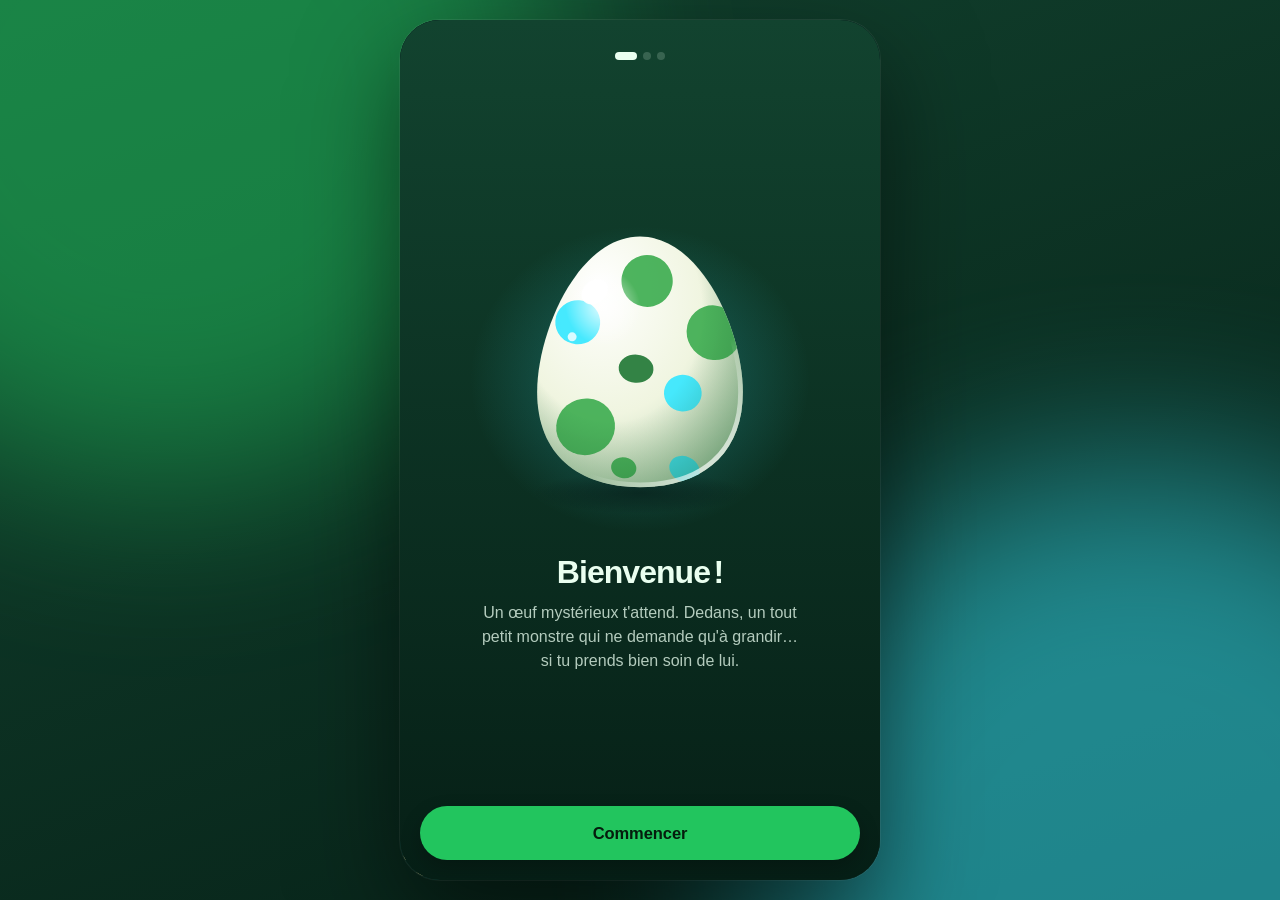
<file: index.html>
<!doctype html>
<html lang="fr">
<head>
<meta charset="utf-8">
<meta name="viewport" content="width=device-width, initial-scale=1, maximum-scale=1, user-scalable=no, viewport-fit=cover">
<title>Mini-Titan</title>
<meta name="description" content="Adopte un petit monstre à plaques dorsales : nourris-le, lave-le, joue avec lui et regarde-le grandir.">
<meta name="theme-color" content="#12432f">
<meta name="color-scheme" content="dark light">
<meta name="apple-mobile-web-app-capable" content="yes">
<meta name="mobile-web-app-capable" content="yes">
<meta name="apple-mobile-web-app-status-bar-style" content="black-translucent">
<meta name="apple-mobile-web-app-title" content="Mini-Titan">
<meta name="format-detection" content="telephone=no">
<link rel="manifest" href="manifest.webmanifest">
<link rel="icon" href="icons/icon.svg" type="image/svg+xml">
<link rel="apple-touch-icon" href="icons/apple-touch-icon.png">
<link rel="stylesheet" href="app.css">
</head>
<body>
<!-- Fond flou aux couleurs du look (visible sur ordinateur, autour de la colonne) -->
<div class="backdrop" aria-hidden="true"></div>

<div class="app" id="app">
  <main class="views" id="views">

    <!-- ===================== Onglet Maison ===================== -->
    <section class="view view-home on" id="v-maison" aria-label="Maison">
      <div class="stage" id="stage">
        <div class="stage-scene" id="scene" aria-hidden="true"></div>
        <div class="stage-mon" id="mon"></div>
        <button class="mon-hit" id="monHit" type="button" aria-label="Caresser"></button>
        <div class="poops" id="poops"></div>
        <div class="veil" id="veil" aria-hidden="true"></div>
        <div class="zzz" id="zzz" aria-hidden="true"></div>
        <div class="need" id="need" role="status"></div>
        <div class="hint" id="hint"></div>
        <div class="fx" id="fx" aria-hidden="true"></div>

        <header class="topbar" id="topbar">
          <span class="av" id="tbAv" aria-hidden="true">T</span>
          <button class="idcard glass" id="idcard" type="button" aria-label="Voir le profil">
            <span class="nm" id="tbName">Titan</span>
            <span class="sub" id="tbSub"></span>
            <span class="grow" aria-hidden="true"><i id="tbGrow"></i></span>
          </button>
          <div class="topright">
            <button class="clock glass" id="clock" type="button" aria-label="Heure du jeu"><span class="clock-ic" id="clockIc"></span><span id="clockTx">12:00</span><b class="spd" id="clockSpd"></b></button>
            <button class="bell glass" id="bell" type="button" aria-label="Appels"><span id="bellIc"></span><i class="bell-dot"></i></button>
          </div>
        </header>

        <div class="gauges" id="gauges"></div>
        <div class="side" id="side"></div>
      </div>
      <nav class="dock" id="dock" aria-label="Actions"></nav>
    </section>

    <!-- ===================== Autres onglets ===================== -->
    <section class="view scroll" id="v-profil" aria-label="Profil"></section>
    <section class="view scroll" id="v-looks" aria-label="Looks"></section>
    <section class="view scroll" id="v-album" aria-label="Album"></section>
    <section class="view scroll" id="v-reglages" aria-label="Réglages"></section>
  </main>

  <nav class="tabbar" id="tabbar" aria-label="Navigation"></nav>

  <!-- Couches au-dessus : feuilles, écrans pleins, messages -->
  <div class="layer" id="sheets"></div>
  <div class="layer" id="fulls"></div>
  <div class="toasts" id="toasts" role="status" aria-live="polite"></div>
</div>

<noscript><p style="position:fixed;inset:0;display:grid;place-items:center;margin:0;padding:24px;text-align:center;color:#fff;background:#12432f;font:16px sans-serif">Mini-Titan a besoin de JavaScript pour fonctionner.</p></noscript>

<script src="js/skins.js"></script>
<script src="js/core.js"></script>
<script src="js/art.js"></script>
<script src="js/scenes.js"></script>
<script src="js/sfx.js"></script>
<script src="js/games.js" onerror="void 0"></script>
<script src="js/album.js"></script>
<script src="js/ui.js"></script>
<script>
/* Service worker : seulement en ligne (https), jamais en local pour ne pas gêner les essais. */
if (location.protocol === 'https:' && 'serviceWorker' in navigator) {
  window.addEventListener('load', function () {
    navigator.serviceWorker.register('sw.js').catch(function () {});
  });
}
</script>
</body>
</html>
</file>
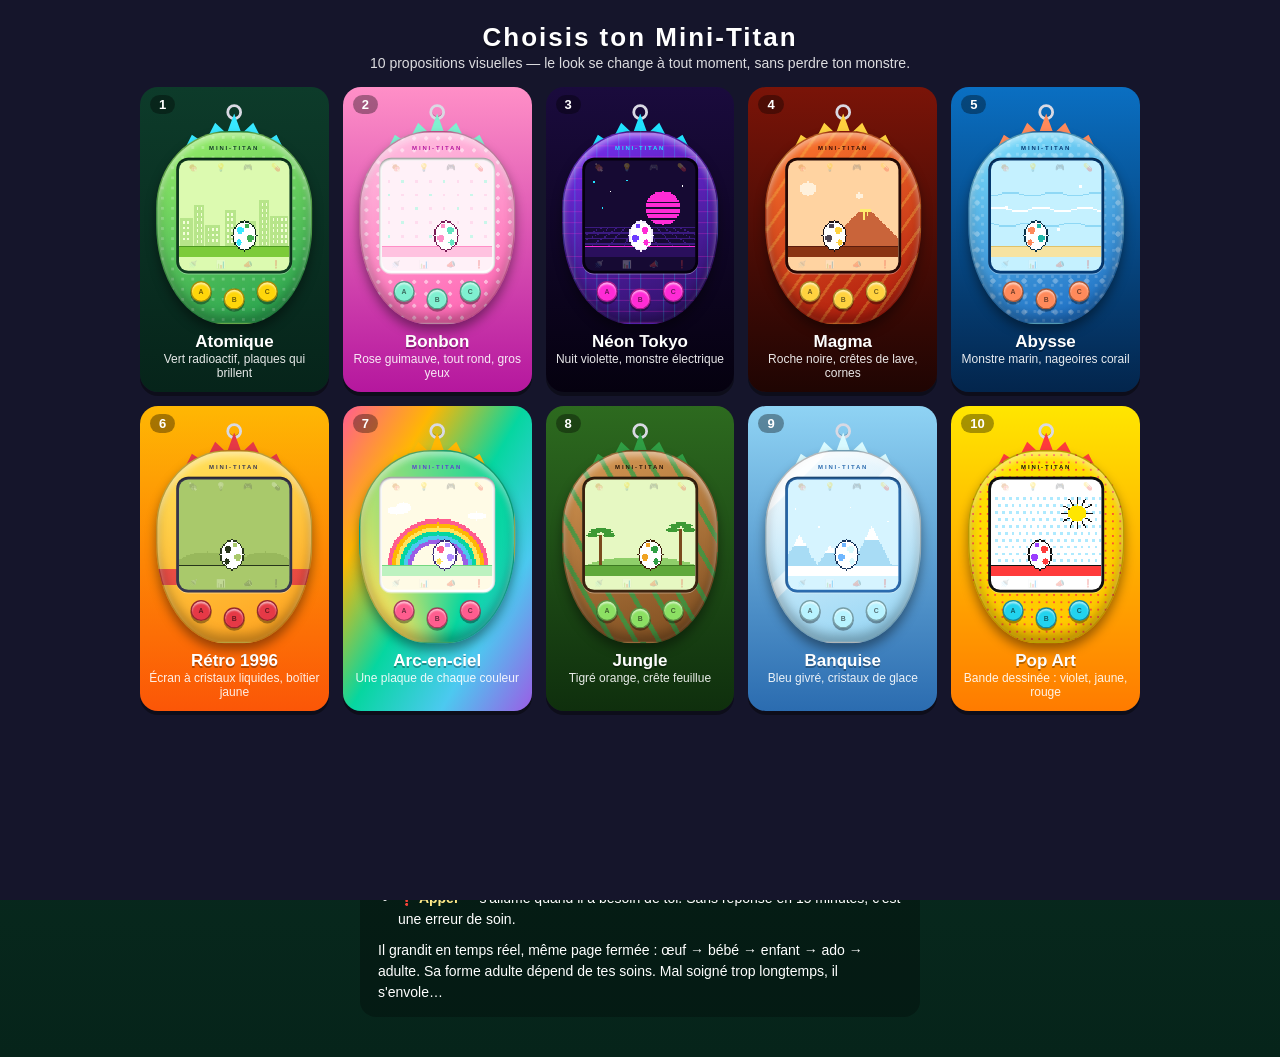
<file: classique.html>
<!doctype html>
<html lang="fr">
<head>
<meta charset="utf-8">
<meta name="viewport" content="width=device-width,initial-scale=1">
<title>Mini-Titan — le monstre de poche</title>
<style>
*{box-sizing:border-box}
html,body{margin:0;min-height:100%}
body{font-family:"Trebuchet MS",Verdana,sans-serif;color:#fff;background:var(--page,#1b1b2f);transition:background .4s;
  display:flex;flex-direction:column;align-items:center;padding:14px 12px 40px;overflow-x:hidden}
h1{font-size:26px;margin:4px 0 2px;letter-spacing:2px;text-shadow:0 3px 0 rgba(0,0,0,.25)}
.sub{opacity:.85;font-size:14px;margin-bottom:10px;text-align:center}
.bar{display:flex;gap:8px;flex-wrap:wrap;justify-content:center;margin:6px 0 46px}
.bar button,.close{font:inherit;font-weight:bold;font-size:14px;color:#222;background:#fff;border:0;border-radius:999px;
  padding:8px 14px;cursor:pointer;box-shadow:0 3px 0 rgba(0,0,0,.3)}
.bar button:active{transform:translateY(2px);box-shadow:0 1px 0 rgba(0,0,0,.3)}

/* ---------- boîtier ---------- */
.device{position:relative;width:340px;height:420px;flex:none;user-select:none;-webkit-user-select:none}
.ring{position:absolute;left:50%;top:-58px;width:34px;height:34px;margin-left:-17px;border:6px solid #d9d9e3;border-radius:50%;
  box-shadow:inset 0 -2px 0 rgba(0,0,0,.25)}
.spikes{position:absolute;left:50%;top:-38px;width:230px;height:92px;margin-left:-115px;background:var(--spike);
  clip-path:polygon(0 100%,10% 50%,22% 70%,32% 22%,43% 48%,50% 0,57% 48%,68% 22%,78% 70%,90% 50%,100% 100%);
  filter:drop-shadow(0 0 6px var(--spike))}
.shell{position:absolute;inset:0;border-radius:46% 46% 44% 44% / 40% 40% 52% 52%;
  background:var(--pattern),linear-gradient(160deg,var(--sh1),var(--sh2));
  box-shadow:inset 0 10px 14px rgba(255,255,255,.45),inset 0 -16px 22px rgba(0,0,0,.28),0 14px 24px rgba(0,0,0,.4);
  border:3px solid rgba(0,0,0,.28)}
.brand{position:absolute;top:30px;left:0;right:0;text-align:center;font-weight:900;font-size:13px;letter-spacing:4px;color:var(--brand)}
.bezel{position:absolute;left:44px;top:58px;width:252px;height:252px;border-radius:26px;background:var(--bezel);padding:6px;
  box-shadow:inset 0 3px 6px rgba(0,0,0,.5),0 2px 0 rgba(255,255,255,.35)}
.inner{width:100%;height:100%;border-radius:20px;background:var(--lcd);overflow:hidden;display:flex;flex-direction:column}
.icons{height:30px;display:flex;justify-content:space-around;align-items:center;font-size:17px;flex:none}
.icons span{opacity:.28;filter:var(--icof,none);transition:transform .1s}
.icons span.on{opacity:1;transform:scale(1.35)}
.icons span.alert{opacity:1;animation:blink .6s steps(2) infinite}
@keyframes blink{50%{opacity:.15}}
.lcd{position:relative;flex:1}
.lcd canvas{position:absolute;inset:0;width:100%;height:100%;image-rendering:pixelated;image-rendering:crisp-edges}
.txt{position:absolute;inset:0;display:flex;flex-direction:column;justify-content:space-between;align-items:center;
  padding:8px 6px;font:bold 19px/1.25 "Courier New",monospace;color:var(--ink);text-align:center;white-space:pre;pointer-events:none}
.txt.mid{justify-content:center;gap:6px}
.btns{position:absolute;left:0;right:0;top:326px;display:flex;justify-content:center;gap:26px}
.btns button{width:46px;height:46px;border-radius:50%;border:3px solid rgba(0,0,0,.35);background:var(--btn);cursor:pointer;
  font:900 15px "Trebuchet MS",sans-serif;color:rgba(0,0,0,.55);
  box-shadow:inset 0 4px 4px rgba(255,255,255,.6),0 5px 0 rgba(0,0,0,.35);touch-action:manipulation}
.btns button:nth-child(2){margin-top:16px}
.btns button:active,.btns button.dn{transform:translateY(4px);box-shadow:inset 0 4px 4px rgba(255,255,255,.6),0 1px 0 rgba(0,0,0,.35)}

.help{max-width:560px;margin-top:26px;background:rgba(0,0,0,.28);border-radius:16px;padding:14px 18px;font-size:14px;line-height:1.5}
.help h2{font-size:16px;margin:0 0 6px}
.help ul{margin:6px 0 10px;padding-left:20px}
.help b{color:#ffe98a}

/* ---------- galerie ---------- */
#gal{position:fixed;inset:0;background:#15152b;z-index:10;overflow:auto;padding:18px 12px 40px;text-align:center}
#gal[hidden]{display:none}
.grid{display:grid;grid-template-columns:repeat(auto-fill,minmax(168px,1fr));gap:14px;max-width:1000px;margin:16px auto}
.card{border:0;border-radius:18px;padding:44px 6px 10px;cursor:pointer;color:#fff;font:inherit;position:relative;
  box-shadow:0 4px 0 rgba(0,0,0,.4);transition:transform .12s}
.card:hover{transform:translateY(-4px) scale(1.02)}
.card .mini{width:156px;height:193px;margin:0 auto;position:relative}
.card .mini .device{position:absolute;left:0;top:0;transform:scale(.46);transform-origin:0 0;pointer-events:none}
.card .num{position:absolute;left:10px;top:8px;font-weight:900;font-size:13px;background:rgba(0,0,0,.35);border-radius:999px;padding:2px 9px}
.card b{display:block;font-size:17px;margin-top:8px;text-shadow:0 2px 0 rgba(0,0,0,.3)}
.card small{display:block;opacity:.9;font-size:12px;min-height:30px}
@media(max-width:370px){#main{transform:scale(.88);transform-origin:50% 0}}
</style>
</head>
<body>
<h1>MINI-TITAN</h1>
<div class="sub" id="sub"></div>
<div class="bar">
  <button id="bLook">🎨 Changer de look</button>
  <button id="bSnd">🔊 Son</button>

</div>
<div id="main"></div>

<div class="help">
  <h2>Comment s'en occuper</h2>
  Trois boutons, comme sur l'œuf d'origine : <b>A</b> choisit une icône, <b>B</b> valide (ou affiche l'heure si rien n'est choisi), <b>C</b> annule.
  Au clavier : touches <b>← ↓ →</b> ou <b>1 2 3</b>.
  <ul>
    <li>🍖 <b>Nourrir</b> — repas (remplit la faim) ou friandise (rend heureux, fait grossir, rend malade si on abuse).</li>
    <li>💡 <b>Lumière</b> — à éteindre quand il dort.</li>
    <li>🎮 <b>Jeu</b> — devine de quel côté il va se tourner (A = gauche, B = droite), 5 manches.</li>
    <li>💊 <b>Soin</b> — quand la tête de mort apparaît (il faut parfois deux doses).</li>
    <li>🚿 <b>Nettoyer</b> — chasse les crottes ; les laisser traîner le rend malade.</li>
    <li>📊 <b>État</b> — âge, poids, discipline, faim, humeur.</li>
    <li>📣 <b>Gronder</b> — seulement quand il appelle sans raison : ça monte la discipline.</li>
    <li>❗ <b>Appel</b> — s'allume quand il a besoin de toi. Sans réponse en 15 minutes, c'est une erreur de soin.</li>
  </ul>
  Il grandit en temps réel, même page fermée : œuf → bébé → enfant → ado → adulte. Sa forme adulte dépend de tes soins.
  Mal soigné trop longtemps, il s'envole…
</div>

<div id="gal" hidden>
  <h1>Choisis ton Mini-Titan</h1>
  <div class="sub">10 propositions visuelles — le look se change à tout moment, sans perdre ton monstre.</div>
  <div class="grid" id="grid"></div>
  <button class="close" id="galClose">Fermer</button>
</div>

<script>
'use strict';
/* =====================================================================
   THÈMES : les 10 propositions visuelles
   c = couleurs du monstre, s = écran, sh = boîtier
   ===================================================================== */
const dots=(col,sz)=>`radial-gradient(${col} 22%,transparent 24%) 0 0/${sz}px ${sz}px`;
const THEMES=[
 {id:'atomique',name:'Atomique',desc:'Vert radioactif, plaques qui brillent',
  page:'linear-gradient(#0d3b2a,#06241a)',
  sh:{a:'#9cf06a',b:'#1f9d4d',pattern:dots('rgba(255,255,255,.22)',22),bezel:'#0f3d22',btn:'#ffd60a',spike:'#38e8ff',brand:'#0f3d22'},
  s:{bg:'#dcfab0',gr:'#7ccb3a',gr2:'#4e9a22',dec:'#b7e58a',dec2:'#f4ffd9',ink:'#134a22',decor:'city'},
  c:{out:'#0c2b17',body:'#3fae52',shade:'#27803a',belly:'#f6eea6',plate:'#38e8ff'},plate:'tri'},
 {id:'bonbon',name:'Bonbon',desc:'Rose guimauve, tout rond, gros yeux',
  page:'linear-gradient(#ff8fc7,#b5179e)',
  sh:{a:'#ffc4e3',b:'#ff5fb0',pattern:dots('rgba(255,255,255,.5)',26),bezel:'#fff',btn:'#7ff0d0',spike:'#7ff0d0',brand:'#b5179e'},
  s:{bg:'#fff1f8',gr:'#ffc2e0',gr2:'#ff8fc7',dec:'#ffdcee',dec2:'#c9f7ea',ink:'#b5179e',decor:'dots'},
  c:{out:'#7a1c56',body:'#ff8fc7',shade:'#e85fa6',belly:'#fff6cf',plate:'#63e6c1'},plate:'round',chub:1.15,eyeBig:1},
 {id:'neon',name:'Néon Tokyo',desc:'Nuit violette, monstre électrique',
  page:'linear-gradient(#1a0b3d,#05010f)',
  sh:{a:'#7b2ff7',b:'#2a0f5c',pattern:'repeating-linear-gradient(90deg,rgba(32,227,255,.25) 0 2px,transparent 2px 24px),repeating-linear-gradient(0deg,rgba(255,43,214,.25) 0 2px,transparent 2px 24px)',
      bezel:'#05010f',btn:'#ff2bd6',spike:'#20e3ff',brand:'#20e3ff'},
  s:{bg:'#160a33',gr:'#2a0f5c',gr2:'#ff2bd6',dec:'#ff2bd6',dec2:'#20e3ff',ink:'#20e3ff',decor:'grid'},
  c:{out:'#f2e9ff',body:'#6d3bff',shade:'#4a21c4',belly:'#20e3ff',plate:'#ff2bd6'},plate:'crystal'},
 {id:'magma',name:'Magma',desc:'Roche noire, crêtes de lave, cornes',
  page:'linear-gradient(#7a1408,#1f0503)',
  sh:{a:'#ff7a2f',b:'#a8140a',pattern:'repeating-linear-gradient(125deg,rgba(255,220,80,.28) 0 6px,transparent 6px 30px)',bezel:'#2a0a06',btn:'#ffd23f',spike:'#ffd23f',brand:'#3a0d06'},
  s:{bg:'#ffd3a1',gr:'#8a3413',gr2:'#5c1d0e',dec:'#c9643a',dec2:'#ffec6e',ink:'#5c1d0e',decor:'volcano'},
  c:{out:'#1a0f12',body:'#4a4250',shade:'#2e2833',belly:'#ff9a3c',plate:'#ffd23f'},plate:'tri',horn:1},
 {id:'abysse',name:'Abysse',desc:'Monstre marin, nageoires corail',
  page:'linear-gradient(#0a6fc2,#03254c)',
  sh:{a:'#7fe3ff',b:'#1565c0',pattern:dots('rgba(255,255,255,.3)',34)+','+dots('rgba(255,255,255,.18)',19),bezel:'#063a73',btn:'#ff8a5b',spike:'#ff8a5b',brand:'#063a73'},
  s:{bg:'#c5f1ff',gr:'#f6e3a1',gr2:'#e0c26a',dec:'#8fd8f5',dec2:'#ffffff',ink:'#063a73',decor:'waves'},
  c:{out:'#07324a',body:'#1fb8aa',shade:'#128a85',belly:'#eafff7',plate:'#ff8a5b'},plate:'fin'},
 {id:'retro',name:'Rétro 1996',desc:'Écran à cristaux liquides, boîtier jaune',
  page:'linear-gradient(#ffb703,#fb5607)',
  sh:{a:'#ffe45c',b:'#ff9f1c',pattern:'linear-gradient(transparent 62%,rgba(230,57,70,.85) 62% 70%,transparent 70%)',bezel:'#3a3a52',btn:'#e63946',spike:'#e63946',brand:'#3a3a52',icof:'grayscale(1) contrast(1.4)'},
  s:{bg:'#a9c96b',gr:'#a9c96b',gr2:'#27351a',dec:'#98b85c',dec2:'#98b85c',ink:'#27351a',decor:'hills'},
  c:{out:'#27351a',body:'#a9c96b',shade:'#7d9b48',belly:'#a9c96b',plate:'#27351a'},plate:'tri'},
 {id:'arcenciel',name:'Arc-en-ciel',desc:'Une plaque de chaque couleur',
  page:'linear-gradient(120deg,#ff5d8f,#ffb703,#06d6a0,#4cc9f0,#9b5de5)',
  sh:{a:'#ffffff',b:'#e9e4ff',pattern:'conic-gradient(from 200deg at 50% 118%,#ff5d8f,#ffb703,#ffe45c,#06d6a0,#4cc9f0,#9b5de5,#ff5d8f)',bezel:'#fff',btn:'#ff5d8f',spike:'#ffb703',brand:'#5b3fd1'},
  s:{bg:'#fffbe6',gr:'#bdf2c0',gr2:'#74d680',dec:'#000',dec2:'#000',ink:'#5b3fd1',decor:'rainbow'},
  c:{out:'#3b2a78',body:'#b08cff',shade:'#8a62e6',belly:'#ffffff',plate:['#ff5d8f','#ffb703','#ffe45c','#06d6a0','#4cc9f0']},plate:'round',eyeBig:1},
 {id:'jungle',name:'Jungle',desc:'Tigré orange, crête feuillue',
  page:'linear-gradient(#2d6a1f,#0f2f0d)',
  sh:{a:'#d99a55',b:'#7a4a1e',pattern:'repeating-linear-gradient(60deg,rgba(47,158,68,.75) 0 10px,transparent 10px 44px)',bezel:'#3d2410',btn:'#8ce063',spike:'#2f9e44',brand:'#2b1708'},
  s:{bg:'#e6f8c2',gr:'#5fa83a',gr2:'#3d7a22',dec:'#8fcf6a',dec2:'#7a4a1e',ink:'#2b4a12',decor:'palms'},
  c:{out:'#3a1d05',body:'#f0a322',shade:'#b86a10',belly:'#fff3cf',plate:'#2f9e44'},plate:'fin',pattern:'stripes'},
 {id:'banquise',name:'Banquise',desc:'Bleu givré, cristaux de glace',
  page:'linear-gradient(#8fd3f4,#2b6cb0)',
  sh:{a:'#ffffff',b:'#8fd3f4',pattern:'linear-gradient(135deg,rgba(255,255,255,.8) 0 18%,transparent 18% 40%,rgba(255,255,255,.5) 40% 46%,transparent 46%)',bezel:'#2b6cb0',btn:'#b8f3ff',spike:'#d9faff',brand:'#2b6cb0'},
  s:{bg:'#d6f4ff',gr:'#ffffff',gr2:'#a8dcf5',dec:'#ffffff',dec2:'#a8dcf5',ink:'#1d4e89',decor:'ice'},
  c:{out:'#16345c',body:'#6fb7ff',shade:'#3f8fe0',belly:'#ffffff',plate:'#d9faff'},plate:'crystal',horn:1},
 {id:'pop',name:'Pop Art',desc:'Bande dessinée : violet, jaune, rouge',
  page:'linear-gradient(#ffe600,#ff7b00)',
  sh:{a:'#ffe600',b:'#ffc300',pattern:dots('rgba(255,59,59,.85)',16),bezel:'#111',btn:'#22d3ee',spike:'#ff3b3b',brand:'#111'},
  s:{bg:'#ffffff',gr:'#ff3b3b',gr2:'#111111',dec:'#aeeaff',dec2:'#ffe600',ink:'#111',decor:'pop'},
  c:{out:'#111111',body:'#9b3dff',shade:'#6a1bc4',belly:'#ffe600',plate:'#ff3b3b'},plate:'tri',pattern:'spots'}
];

/* =====================================================================
   DESSIN EN PIXELS
   ===================================================================== */
const LW=80,LH=60,GY=52;          // écran logique
const SW=50,SH=42,AX=25,AY=39;    // tampon du monstre, point d'ancrage (pieds)
const SHAPE=[null,{s:.55,hs:1.45,ps:0},{s:.72,hs:1.2,ps:.6},{s:.88,hs:1.08,ps:.85},{s:1,hs:1,ps:1}];
const cache={};

function palOf(th){
  const c=th.c,p=[null,c.out,c.body,c.belly,Array.isArray(c.plate)?c.plate[0]:c.plate,'#ffffff','#15151f',c.shade,'#e5383b','#ffd60a'];
  if(Array.isArray(c.plate))c.plate.forEach((x,i)=>p[10+i]=x);
  return p;
}
function sprite(th,stage,o){
  o=o||{};
  const key=[th.id,stage,o.form||'',o.frame|0,o.mouth|0,o.eyes||'open',o.crack|0].join('|');
  if(cache[key])return cache[key];
  const B=new Uint8Array(SW*SH);
  const P=(x,y,c)=>{x=Math.round(x);y=Math.round(y);if(x>=0&&x<SW&&y>=0&&y<SH)B[y*SW+x]=c};
  const G=(x,y)=>(x<0||x>=SW||y<0||y>=SH)?0:B[y*SW+x];
  const E=(cx,cy,rx,ry,c,only)=>{for(let y=Math.floor(cy-ry);y<=Math.ceil(cy+ry);y++)for(let x=Math.floor(cx-rx);x<=Math.ceil(cx+rx);x++){
    const dx=(x-cx)/rx,dy=(y-cy)/ry;if(dx*dx+dy*dy<=1&&x>=0&&x<SW&&y>=0&&y<SH&&(!only||B[y*SW+x]===only))B[y*SW+x]=c}};
  const R=(x,y,w,h,c)=>{x=Math.round(x);y=Math.round(y);w=Math.max(1,Math.round(w));h=Math.max(1,Math.round(h));for(let j=0;j<h;j++)for(let i=0;i<w;i++)P(x+i,y+j,c)};
  const T=(ax,ay,bx,by,cx,cy,c)=>{const sg=(px,py,qx,qy,rx,ry)=>(px-rx)*(qy-ry)-(qx-rx)*(py-ry);
    for(let y=Math.floor(Math.min(ay,by,cy));y<=Math.ceil(Math.max(ay,by,cy));y++)for(let x=Math.floor(Math.min(ax,bx,cx));x<=Math.ceil(Math.max(ax,bx,cx));x++){
      const d1=sg(x,y,ax,ay,bx,by),d2=sg(x,y,bx,by,cx,cy),d3=sg(x,y,cx,cy,ax,ay);
      if(!((d1<0||d2<0||d3<0)&&(d1>0||d2>0||d3>0)))P(x,y,c)}};
  const multi=Array.isArray(th.c.plate);

  if(stage===0){ // œuf
    E(AX,AY-10,8,10,5);
    E(AX-3,AY-14,2.4,2.4,multi?10:4,5);E(AX+4,AY-8,2.8,2.8,2,5);E(AX-4,AY-5,2,2,multi?12:4,5);E(AX+2,AY-17,1.6,1.6,2,5);
    if(o.crack){[[-6,-11],[-4,-13],[-2,-10],[0,-13],[2,-10],[4,-13],[6,-11]].forEach(p=>P(AX+p[0],AY+p[1],1));
      if(o.crack>1)[[-1,-9],[0,-8],[1,-7],[3,-9]].forEach(p=>P(AX+p[0],AY+p[1],1));}
  }else if(stage==='dead'){ // petit fantôme
    const by=o.frame?-1:0;
    E(AX,AY-30+by,6,1.6,9);E(AX,AY-30+by,3.6,.5,0);
    T(AX-6,AY-22+by,AX-6,AY-16+by,AX-11,AY-25+by,4);T(AX-7,AY-16+by,AX-6,AY-11+by,AX-11,AY-18+by,4);
    E(AX,AY-17+by,7,8,5);R(AX-7,AY-17+by,15,9,5);
    for(let i=0;i<4;i++)E(AX-5.5+i*3.7,AY-8+by,1.8,2,5);
    R(AX+1,AY-19+by,3,1,1);R(AX-4,AY-19+by,3,1,1);P(AX,AY-15+by,1);
  }else{
    const K=SHAPE[stage];let s=K.s,ps=K.ps;const hs=K.hs;
    if(o.form==='titan')ps=1.3;
    if(o.form==='grognon'){s=.92;ps=.7}
    const ch=th.chub||1,by=o.frame?-1:0;
    const X=d=>AX+d*s*ch, Y=d=>AY+d*s+by, Yl=d=>AY+d*s;
    const hx=X(5),hy=Y(-25);                                   // centre de la tête
    // plaques dorsales (avant le corps, qui recouvre leur base)
    const pts=[[hx-2*hs*s,hy-6*hs*s,0,-1,2.2],[hx-6*hs*s,hy-4*hs*s,-.5,-.87,2.6],
      [X(-4),Y(-23),-.8,-.6,3.4],[X(-8),Y(-18),-.95,-.3,4],[X(-10),Y(-12),-.9,-.44,3.4],
      [X(-14),Y(-10),-.45,-.9,3],[X(-18),Y(-6),-.3,-.95,2.1],[X(-21),Y(-4),0,-1,1.3]];
    if(ps>0)pts.forEach((p,i)=>{
      const z=Math.max(.9,p[4]*ps*s),nx=p[2],ny=p[3],px=p[0]-nx,py=p[1]-ny,qx=-ny,qy=nx,c=multi?10+(i%th.c.plate.length):4;
      const tri=(w,h)=>T(px+qx*w,py+qy*w,px-qx*w,py-qy*w,px+nx*h,py+ny*h,c);
      if(th.plate==='round')E(px+nx*z*.8,py+ny*z*.8,z,z,c);
      else if(th.plate==='fin')tri(z*1.5,z*1.5);
      else if(th.plate==='crystal'){tri(z*.75,z*2.5);tri(z*1.1,z*1.1)}
      else tri(z,z*1.9);
      P(px+nx*1.5,py+ny*1.5,c);
    });
    if(th.horn&&stage>=3){T(hx+1*s,hy-5*hs*s,hx+4*s,hy-5*hs*s,hx+4*s,hy-10*hs*s,5)}
    // queue
    [[-9,-8,5],[-14,-5.5,4],[-18,-3.5,2.7],[-21,-2.4,1.7]].forEach(q=>E(X(q[0]),Y(q[1]),q[2]*s,q[2]*s,2));
    // pattes
    const lift=o.frame?1:0;
    R(X(-6),Yl(-7),5*s*ch,7*s-lift,2);R(X(-6),Yl(-2)-lift,6*s*ch,2*s,2);
    R(X(1),Yl(-7),5*s*ch,7*s,2);R(X(1),Yl(-2),6*s*ch,2*s,2);
    // corps, cou, tête, museau
    E(X(-1),Y(-12),9*s*ch,10*s,2);
    E(X(1),Y(-20),6*s*ch,6*s,2);
    E(hx,hy,7*hs*s,6*hs*s,2);
    const sx=hx+5*hs*s,sy=hy+2*hs*s,srx=5.5*hs*s,sry=4*hs*s;
    E(sx,sy,srx,sry,2);
    // ventre
    E(X(3),Y(-11),5*s*ch,7*s,3,2);
    // motif
    if(th.pattern==='stripes'){for(let y=0;y<SH;y++)for(let x=0;x<X(1);x++)if(B[y*SW+x]===2&&(x+2*y)%7<2&&y<Yl(-6))B[y*SW+x]=7}
    if(th.pattern==='spots'){[[-6,-15,1.8],[-3,-8,1.4],[-12,-7,1.3],[1,-28,1.5]].forEach(q=>E(X(q[0]),Y(q[1]),q[2]*s+.3,q[2]*s+.3,7,2))}
    // ombre de contour (bas-gauche)
    const C=B.slice();
    for(let y=0;y<SH-1;y++)for(let x=1;x<SW;x++)if(C[y*SW+x]===2&&(C[(y+1)*SW+x]===0||C[(y+1)*SW+x-1]===0))B[y*SW+x]=7;
    // bras
    R(X(6),Y(-17),4*s,2*s,7);P(X(6)+Math.max(1,Math.round(4*s)),Y(-17),5);
    // œil
    const big=th.eyeBig||stage<=2,ew=big?4:3,ex=Math.round(hx+1*hs*s),ey=Math.round(hy-3*hs*s);
    const ee=o.eyes||'open';
    if(ee==='closed'||ee==='sad'){R(ex,ey+ew-2,ew,1,1);if(ee==='sad'){P(ex+1,ey+ew,5);P(ex+1,ey+ew+1,5)}}
    else if(ee==='happy'){P(ex,ey+2,1);P(ex+1,ey+1,1);if(ew>3){P(ex+2,ey+1,1);P(ex+3,ey+2,1)}else P(ex+2,ey+2,1)}
    else{R(ex,ey,ew,ew,5);R(ex+ew-2,ey+ew-2,2,2,6);if(big)P(ex+ew-2,ey+ew-2,5);
      if(ee==='angry'){P(ex,ey,1);P(ex+1,ey,1);P(ex+1,ey+1,1);if(ew>3)P(ex+2,ey+1,1)}}
    // museau : narine, bouche
    P(sx+srx*.6,sy-sry*.55,1);
    if(o.mouth){E(sx+1,sy+sry*.55,srx*.62,sry*.5,8);P(sx-1,sy+sry*.2,5);P(sx+2,sy+sry*.2,5)}
    else{const my=Math.round(sy+sry*.4);for(let x=Math.round(sx-1);x<=Math.round(sx+srx-1);x++)P(x,my,1)}
  }
  // contour automatique
  const D=B.slice();
  for(let y=0;y<SH;y++)for(let x=0;x<SW;x++)if(!D[y*SW+x]){
    const n=(x>0&&D[y*SW+x-1])||(x<SW-1&&D[y*SW+x+1])||(y>0&&D[(y-1)*SW+x])||(y<SH-1&&D[(y+1)*SW+x]);
    if(n)B[y*SW+x]=1}
  return cache[key]=B;
}
function blit(c,th,B,x0,y0,flip){
  const pal=th._pal||(th._pal=palOf(th));
  for(let y=0;y<SH;y++)for(let x=0;x<SW;x++){const v=B[y*SW+x];if(v){c.fillStyle=pal[v];c.fillRect(x0+(flip?SW-1-x:x),y0+y,1,1)}}
}
const r=(c,x,y,w,h,col)=>{c.fillStyle=col;c.fillRect(Math.round(x),Math.round(y),Math.round(w),Math.round(h))};
function el(c,cx,cy,rx,ry,col){c.fillStyle=col;for(let y=Math.floor(cy-ry);y<=Math.ceil(cy+ry);y++){
  const t=1-((y-cy)/ry)**2;if(t<0)continue;const w=Math.round(rx*Math.sqrt(t));c.fillRect(Math.round(cx)-w,y,2*w+1,1)}}
function bmp(c,rows,x,y,col){c.fillStyle=col;rows.forEach((row,j)=>{for(let i=0;i<row.length;i++)if(row[i]!==' ')c.fillRect(x+i,y+j,1,1)})}
const HEART=[' x x ','xxxxx','xxxxx',' xxx ','  x  '],ZED=['xxxx','  x ',' x  ','xxxx'];
const SKULL=[' xxxxx ','xxxxxxx','x  x  x','x  x  x','xxx xxx',' xxxxx ',' x x x '];
const NOTE=['  xx','  x ','  x ','xxx ','xxx '];

function decor(c,th,fr){
  const s=th.s;
  switch(s.decor){
  case 'city':[[1,9,20],[11,7,30],[19,11,15],[33,8,26],[44,12,18],[58,7,33],[66,13,22]].forEach(b=>{
      r(c,b[0],GY-b[2],b[1],b[2],s.dec);for(let y=GY-b[2]+2;y<GY-2;y+=4)for(let x=b[0]+2;x<b[0]+b[1]-1;x+=3)r(c,x,y,1,2,s.dec2)});break;
  case 'dots':for(let y=4;y<GY;y+=10)for(let x=(y%20?4:9);x<LW;x+=10)r(c,x,y,2,2,(x+y)%3?s.dec:s.dec2);break;
  case 'grid':el(c,56,24,12,12,s.dec);for(let y=20;y<36;y+=4)r(c,42,y,30,1,s.bg);
      for(let y=GY-14;y<GY;y+=4)r(c,0,y,LW,1,'#3b1a80');for(let x=-20;x<=100;x+=12)for(let k=0;k<14;k++)r(c,40+(x-40)*(.45+k*.04),GY-14+k,1,1,'#3b1a80');
      [[6,5],[18,12],[30,4],[70,8],[12,24]].forEach((p,i)=>r(c,p[0],p[1],1,1,(i+(fr>>2))%2?s.dec2:'#fff'));break;
  case 'volcano':for(let i=0;i<26;i++)r(c,52-i,GY-26+i,8+2*i,1,s.dec);r(c,52,GY-27,8,2,s.dec2);r(c,54,GY-25,2,6,s.dec2);r(c,57,GY-25,1,3,s.dec2);
      el(c,56-(fr%8),GY-32-(fr%8),2,2,'#fff1dc');el(c,14,10,5,5,'#fff1dc');break;
  case 'waves':for(let row=0;row<3;row++)for(let x=0;x<LW;x++){const y=14+row*11+Math.round(Math.sin((x+fr*2+row*9)/5)*1.5);r(c,x,y,1,1,row%2?s.dec2:s.dec)}
      [[10,40],[64,30],[48,10]].forEach((p,i)=>{const y=(p[1]-fr*(1+i%2)%40+80)%46;r(c,p[0],y,2,2,s.dec2)});break;
  case 'hills':el(c,20,GY+4,24,14,s.dec);el(c,62,GY+6,22,16,s.dec);break;
  case 'rainbow':['#ff5d8f','#ffb703','#ffe45c','#06d6a0','#4cc9f0','#9b5de5',th.s.bg].forEach((col,i)=>el(c,40,GY,36-i*3,34-i*3,col));
      el(c,10,12,6,3,'#fff');el(c,15,10,5,4,'#fff');el(c,68,16,6,3,'#fff');break;
  case 'palms':el(c,40,GY+8,50,14,s.dec);[[10,22],[68,26]].forEach(p=>{r(c,p[0],GY-p[1],2,p[1],s.dec2);
      [[-6,0],[-4,-3],[0,-4],[4,-3],[6,0]].forEach(l=>el(c,p[0]+1+l[0],GY-p[1]+l[1],4,1.6,'#3d9a35'))});break;
  case 'ice':[[8,22,12],[30,14,9],[60,28,14]].forEach(t=>{for(let i=0;i<t[1];i++)r(c,t[0]-i*t[2]/t[1],GY-t[1]+i,2*i*t[2]/t[1]+1,1,i<t[1]*.35?s.dec:s.dec2)});
      [[5,6],[22,14],[45,5],[72,10],[60,20]].forEach((p,i)=>r(c,p[0],(p[1]+fr*(1+i%2))%GY,1,1,'#fff'));break;
  case 'pop':for(let y=3;y<GY;y+=5)for(let x=(y%2?3:5);x<LW;x+=5)r(c,x,y,2,2,s.dec);
      for(let a=0;a<12;a++){const an=a*Math.PI/6;for(let k=6;k<12;k++)r(c,62+Math.cos(an)*k,14+Math.sin(an)*k,1,1,'#111')}el(c,62,14,6,6,s.dec2);break;
  }
}
function drawItem(c,kind,x,y,step){
  const k=1-step*.3;
  if(kind==='meal'){el(c,x,y,5*k,4*k,'#111');el(c,x,y,5*k-1,4*k-1,'#b5541c');el(c,x-1,y-1,2*k,1.2*k,'#e07a3a');
    if(step<2){r(c,x+4,y-1,5,2,'#fff');r(c,x+8,y-2,2,4,'#fff')}}
  else if(kind==='snack'){r(c,x,y+2,1,6,'#fff');el(c,x,y-1,4*k,4*k,'#111');el(c,x,y-1,4*k-1,4*k-1,'#ff5d8f');if(k>.5){r(c,x-1,y-2,2,1,'#fff');r(c,x,y,2,1,'#ffe45c')}}
  else if(kind==='pill'){r(c,x-4,y-2,9,5,'#111');r(c,x-3,y-1,4,3,'#e5383b');r(c,x+1,y-1,3,3,'#fff')}
}
function drawPoop(c,x,y,w){
  const o=w?1:0;r(c,x-4,y-2,9,3,'#3b2412');r(c,x-3+o,y-4,6,2,'#3b2412');r(c,x-1,y-6,3,2,'#3b2412');
  r(c,x-3,y-2,7,2,'#8a5a2b');r(c,x-2+o,y-4,4,2,'#8a5a2b');r(c,x,y-5,1,1,'#8a5a2b');r(c,x-2,y-2,2,1,'#b9844a');
  r(c,x+5,y-8-o,1,2,'#8a5a2b');r(c,x-5,y-7+o,1,2,'#8a5a2b');
}
/* v : description de l'image à afficher */
function drawScene(c,th,v){
  const s=th.s,fr=v.fr|0;
  r(c,0,0,LW,LH,s.bg);
  if(v.text)return;
  decor(c,th,fr);r(c,0,GY,LW,LH-GY,s.gr);r(c,0,GY,LW,1,s.gr2);
  if(v.dark){r(c,0,0,LW,LH,'#0a0a16');if(v.zz){bmp(c,ZED,34+(fr>>1)%2*2,24,'#fff');bmp(c,ZED,42,16-(fr>>1)%2*2,'#9aa');}return}
  for(let i=0;i<(v.poops|0);i++)drawPoop(c,72-(i%2)*11,GY+5-(i>>1)*9,(fr>>1)%2);
  const y0=GY+2-AY-(v.jump|0);
  if(v.dead){blit(c,th,sprite(th,'dead',{frame:(fr>>1)%2}),40-AX,y0-6-((fr>>2)%2),false);
    r(c,8,GY-12,11,13,'#111');r(c,9,GY-11,9,12,'#c9c9d6');r(c,12,GY-9,3,1,'#111');r(c,13,GY-10,1,5,'#111');return}
  const B=sprite(th,v.stage,{frame:v.frame,mouth:v.mouth,eyes:v.eyes,form:v.form,crack:v.crack});
  blit(c,th,B,Math.round(v.x)-AX,y0,v.flip);
  if(v.item)drawItem(c,v.item.kind,v.item.x,v.item.y,v.item.step);
  if(v.sick)bmp(c,SKULL,66,6+(fr>>1)%2,s.ink);
  if(v.zz){bmp(c,ZED,v.x+12,14-(fr>>1)%2*2,s.ink);bmp(c,ZED,v.x+18,8,s.ink)}
  if(v.hearts){bmp(c,HEART,v.x-16,10-(fr%3),'#e5383b');bmp(c,HEART,v.x+12,6+(fr%3),'#e5383b')}
  if(v.note)bmp(c,NOTE,v.x+14,8+(fr%2),s.ink);
  if(v.sweep!=null){for(let k=0;k<3;k++)for(let y=0;y<LH;y++)r(c,v.sweep-k*5+Math.round(Math.sin(y/3)*1.5),y,2,1,k?'#bfeaff':'#4cc9f0')}
  if(v.flash)r(c,0,0,LW,LH,'rgba(255,255,255,.85)');
}

/* =====================================================================
   BOÎTIER (HTML)
   ===================================================================== */
const ICONS=['🍖','💡','🎮','💊','🚿','📊','📣','❗'];
function buildDevice(th,full){
  const d=document.createElement('div');d.className='device';
  d.innerHTML=`<div class="ring"></div><div class="spikes"></div><div class="shell"></div>
   <div class="brand">MINI-TITAN</div>
   <div class="bezel"><div class="inner">
     <div class="icons">${ICONS.slice(0,4).map(i=>`<span>${i}</span>`).join('')}</div>
     <div class="lcd"><canvas width="${LW}" height="${LH}"></canvas><div class="txt"></div></div>
     <div class="icons">${ICONS.slice(4).map(i=>`<span>${i}</span>`).join('')}</div>
   </div></div>
   <div class="btns"><button data-k="A">A</button><button data-k="B">B</button><button data-k="C">C</button></div>`;
  skin(d,th);
  if(full)d.querySelectorAll('.btns button').forEach(b=>b.addEventListener('click',()=>press(b.dataset.k)));
  return d;
}
function skin(d,th){
  const h=th.sh,st=d.style;
  st.setProperty('--sh1',h.a);st.setProperty('--sh2',h.b);st.setProperty('--pattern',h.pattern);st.setProperty('--bezel',h.bezel);
  st.setProperty('--btn',h.btn);st.setProperty('--spike',h.spike);st.setProperty('--brand',h.brand);
  st.setProperty('--lcd',th.s.bg);st.setProperty('--ink',th.s.ink);st.setProperty('--icof',h.icof||'none');
}

/* =====================================================================
   ÉTAT ET RÈGLES (les codes du tamagotchi)
   ===================================================================== */
const KEY='mini-titan-v1';
const STG=[
 {n:'Œuf',dur:1},
 {n:'Bébé',dur:45,hun:7,hap:8,poop:15,w:5,sleep:null},
 {n:'Enfant',dur:1440,hun:35,hap:40,poop:120,w:10,sleep:[20,8]},
 {n:'Ado',dur:2880,hun:50,hap:55,poop:150,w:20,sleep:[21,8]},
 {n:'Adulte',dur:Infinity,hun:60,hap:70,poop:180,w:30,sleep:[22,8]}];
let S=null;
function fresh(theme){
  return {v:1,theme:theme||0,stage:0,form:'',age:0,grow:0,hunger:2,happy:2,disc:0,weight:5,poops:0,dirtyT:0,
    sick:false,doses:0,sickT:0,starveT:0,snacks:0,asleep:false,light:true,lightT:0,mistakes:0,callT:-1,fake:0,fakeT:200,
    hunT:5,hapT:6,poopT:10,dead:false,last:Date.now(),simT:Date.now(),acc:0,speed:1,mute:false,chosen:false};
}
function save(){try{localStorage.setItem(KEY,JSON.stringify(S))}catch(e){}}
function load(){try{const j=JSON.parse(localStorage.getItem(KEY));if(j&&j.v===1)return Object.assign(fresh(),j)}catch(e){}return null}

const need=()=>S.hunger===0||S.happy===0||S.sick;
const attention=()=>!S.dead&&S.stage>0&&((need()&&S.callT>=0&&S.callT<15)||S.fake>0||(S.asleep&&S.light&&S.lightT<15));

function minute(t){ // une minute de jeu
  if(S.dead)return;
  S.age++;S.grow++;
  const st=STG[S.stage];
  if(S.stage===0){if(S.grow>=st.dur)evolve();return}
  const h=new Date(t).getHours();
  const night=!!st.sleep&&(h>=st.sleep[0]||h<st.sleep[1]);
  if(night&&!S.asleep){S.asleep=true;S.lightT=0;S.fake=0}
  if(!night&&S.asleep){S.asleep=false;S.light=true}
  if(S.asleep){if(S.light){S.lightT++;if(S.lightT===15)S.mistakes++}}
  else{
    if(--S.hunT<=0){S.hunger=Math.max(0,S.hunger-1);S.hunT=st.hun}
    if(--S.hapT<=0){S.happy=Math.max(0,S.happy-1);S.hapT=st.hap}
    if(--S.poopT<=0){S.poops=Math.min(4,S.poops+1);S.poopT=st.poop}
    if(S.poops>0){if(++S.dirtyT>=90&&!S.sick)fallSick()}
    if(S.age%30===0&&S.snacks>0)S.snacks--;
    if(S.stage>=2&&!need()&&S.fake===0&&--S.fakeT<=0){S.fake=15;S.fakeT=180+Math.floor(Math.random()*120)}
    else if(S.fake>0)S.fake--;
    if(need()){if(S.callT<0)S.callT=0;else if(S.callT<15&&++S.callT===15)S.mistakes++}else S.callT=-1;
    if(S.hunger===0){if(++S.starveT>=480)return die()}else S.starveT=0;
  }
  if(S.sick&&++S.sickT>=360)return die();
  if(S.grow>=st.dur)evolve();
}
function fallSick(){S.sick=true;S.doses=1+(Math.random()<.5?1:0);S.sickT=0}
function die(){S.dead=true;S.asleep=false;S.light=true;mode='idle';sel=-1;anim=null;tune([330,262,196,131])}
function evolve(){
  S.stage++;S.grow=0;const st=STG[S.stage];
  S.weight=Math.max(S.weight,st.w);S.hunT=st.hun;S.hapT=st.hap;S.poopT=st.poop;
  if(S.stage===4)S.form=S.mistakes<=3?'titan':'grognon';
  if(mode==='idle')setAnim('evolve',10);tune([262,330,392,523]);
}
function tick(){
  const now=Date.now();let dt=now-S.last;S.last=now;
  if(dt>5000){dt=Math.min(dt,7*864e5);S.simT=now-dt;S.acc+=dt}   // page fermée : rattrapage à vitesse réelle
  else S.acc+=dt;
  let n=0;
  while(S.acc>=60000){S.acc-=60000;S.simT+=60000;minute(S.simT);n++}
  if(S.speed===1&&Math.abs(S.simT-now)>90000)S.simT=now;
  if(n)save();
}

/* ---------- interface ---------- */
let mode='idle',sel=-1,fsel=0,page=0,anim=null,fr=0,wx=40,wdir=1,game=null,wasAtt=false;
let dev,ctx,txt,icons,lastTxt='';
const th=()=>THEMES[S.theme];

function setAnim(type,dur,end,data){anim={type,t:0,dur,end,data:data||{}}}
function refuse(){setAnim('no',8);beep(140,.15)}
function act(i){
  if(i===5){mode='meter';page=0;return}
  if(i===1){S.light=!S.light;if(S.asleep&&!S.light)S.lightT=0;save();return}
  if(S.stage===0){beep(140,.15);return}
  if(S.asleep){beep(140,.15);return}
  if(i===0){mode='feed';fsel=0}
  else if(i===2){if(S.sick)return refuse();mode='game';game={round:0,wins:0,phase:'ask',t:0,dir:0,ok:false}}
  else if(i===3){if(!S.sick)return refuse();setAnim('med',10,()=>{if(--S.doses<=0){S.sick=false;S.sickT=0;setAnim('happy',8)}})}
  else if(i===4){setAnim('clean',12,()=>{S.poops=0;S.dirtyT=0})}
  else if(i===6){if(S.fake>0){S.fake=0;S.disc=Math.min(100,S.disc+25);setAnim('scold',8)}
                 else{S.happy=Math.max(0,S.happy-1);setAnim('sad',8)}}
  save();
}
function feed(k){
  mode='idle';
  if(S.sick)return refuse();
  if(k===0){if(S.hunger>=4)return refuse();setAnim('eat',12,()=>{S.hunger++;S.weight++;S.starveT=0},{kind:'meal'})}
  else setAnim('eat',12,()=>{S.happy=Math.min(4,S.happy+1);S.weight+=2;if(++S.snacks>=5&&!S.sick)fallSick()},{kind:'snack'});
}
function press(k){
  audio();beep(k==='A'?880:k==='B'?990:660,.05);
  const b=dev.querySelector(`[data-k="${k}"]`);b.classList.add('dn');setTimeout(()=>b.classList.remove('dn'),120);
  if(!document.getElementById('gal').hidden)return;
  if(S.dead){if(k==='B'){const o=S;S=fresh(o.theme);S.speed=o.speed;S.mute=o.mute;S.chosen=true;mode='idle';sel=-1;save()}return}
  if(anim)return;
  if(mode==='idle'){
    if(k==='A')sel=(sel+1)%7;
    else if(k==='B'){if(sel<0)mode='clock';else act(sel)}
    else sel=-1;
  }else if(mode==='clock')mode='idle';
  else if(mode==='feed'){if(k==='A')fsel^=1;else if(k==='B')feed(fsel);else mode='idle'}
  else if(mode==='meter'){if(k==='C')mode='idle';else page=(page+1)%2}
  else if(mode==='game'){
    if(k==='C'){mode='idle';game=null}
    else if(game.phase==='ask'){game.dir=Math.random()<.5?-1:1;game.ok=(k==='A')===(game.dir<0);if(game.ok)game.wins++;game.phase='show';game.t=0;beep(game.ok?1200:180,.15)}
  }
  render();
}
function gameStep(){
  if(!game)return;game.t++;
  if(game.phase==='show'&&game.t>6){game.round++;game.t=0;game.phase=game.round>=5?'end':'ask'}
  else if(game.phase==='end'&&game.t>8){
    const win=game.wins>=3;mode='idle';game=null;
    S.weight=Math.max(STG[S.stage].w,S.weight-1);
    if(win){S.happy=Math.min(4,S.happy+1);setAnim('happy',10);tune([523,659,784])}else setAnim('sad',8);
    save();
  }
}
const hearts=n=>'♥'.repeat(n)+'♡'.repeat(4-n);
function render(){
  const t=th(),v={fr,stage:S.stage,form:S.form,x:wx,flip:wdir<0,frame:(fr>>1)%2,poops:S.poops,sick:S.sick};
  let text='',mid=false;
  const mood=S.sick||S.hunger===0||S.happy===0?'sad':'open';
  v.eyes=mood;
  if(S.dead){v.dead=true;text='\n\nB : nouvel œuf'}
  else if(!S.light){v.dark=true;v.zz=S.asleep}
  else if(mode==='clock'){v.text=true;mid=true;const d=new Date(S.simT);text=String(d.getHours()).padStart(2,'0')+':'+String(d.getMinutes()).padStart(2,'0')}
  else if(mode==='feed'){v.text=true;mid=true;text=(fsel?'  ':'▶ ')+'REPAS   \n'+(fsel?'▶ ':'  ')+'FRIANDISE'}
  else if(mode==='meter'){v.text=true;mid=true;
    text=page===0?`${STG[S.stage].n.toUpperCase()}\nÂGE   ${Math.floor(S.age/1440)} an${S.age>=2880?'s':''}\nPOIDS ${S.weight} kg\nDISCIPLINE\n${'▰'.repeat(S.disc/25)+'▱'.repeat(4-S.disc/25)}`
                 :`FAIM\n${hearts(S.hunger)}\nHUMEUR\n${hearts(S.happy)}`}
  else if(mode==='game'&&game){v.x=40;v.poops=0;v.sick=false;v.eyes='open';
    if(game.phase==='ask'){v.flip=fr%2===0;text=`MANCHE ${game.round+1}/5\n\nA ◀     ▶ B`}
    else if(game.phase==='show'){v.flip=game.dir<0;v.eyes=game.ok?'happy':'sad';v.jump=game.ok?(game.t%2)*3:0;text=(game.ok?'GAGNÉ !':'RATÉ…')+'\n\n'}
    else{v.eyes=game.wins>=3?'happy':'sad';text=`${game.wins} / 5\n\n`}}
  else if(S.stage===0){v.x=40;v.flip=false;v.frame=0;v.crack=S.grow*60+S.acc/1000>40?2:S.grow*60+S.acc/1000>20?1:0;v.x+=(fr%4===0?1:fr%4===2?-1:0)}
  else if(anim){const a=anim;v.x=a.type==='eat'||a.type==='med'?34:wx;
    if(a.type==='eat'){v.flip=false;v.mouth=a.t%2;v.eyes='open';v.item={kind:a.data.kind,x:58,y:GY-14,step:Math.min(2,a.t>>2)}}
    else if(a.type==='med'){v.flip=false;v.mouth=a.t>4&&a.t<8;v.item=a.t<7?{kind:'pill',x:60-a.t*2,y:GY-16,step:0}:null}
    else if(a.type==='no'){v.flip=a.t%2===0;v.eyes='angry'}
    else if(a.type==='happy'){v.jump=(a.t%2)*4;v.eyes='happy';v.hearts=true}
    else if(a.type==='sad'){v.eyes='sad';v.frame=0}
    else if(a.type==='scold'){v.eyes='closed';v.frame=0;v.note=false;v.jump=a.t<2?2:0}
    else if(a.type==='clean'){v.sweep=LW+10-a.t*8}
    else if(a.type==='evolve'){v.flash=a.t%2===0;v.frame=0}}
  else if(S.asleep){v.eyes='closed';v.frame=0;v.zz=true}
  else if(S.fake>0){v.eyes='angry';v.mouth=fr%2;v.note=true}
  drawScene(ctx,t,v);
  if(text!==lastTxt){txt.textContent=text;lastTxt=text}
  txt.classList.toggle('mid',mid);
  const att=attention();
  icons.forEach((e,i)=>{e.className=i===7?(att?'alert':''):(i===sel&&mode==='idle'&&!S.dead?'on':'')});
  if(att&&!wasAtt)tune([988,784,988,784]);wasAtt=att;
  document.getElementById('sub').textContent=`Look n°${S.theme+1} — ${t.name}`;
}
function frame(){
  fr++;tick();
  if(anim){if(++anim.t>=anim.dur){const e=anim.end;anim=null;if(e)e();save()}}
  else if(mode==='game')gameStep();
  else if(mode==='idle'&&S.stage>0&&!S.asleep&&!S.dead&&!S.sick&&fr%2===0){
    if(Math.random()<.12)wdir=-wdir;else if(Math.random()<.7)wx+=wdir*2;
    const hi=S.poops?46:56;if(wx<24){wx=24;wdir=1}if(wx>hi){wx=hi;wdir=-1}}
  render();
}

/* ---------- son ---------- */
let AC=null;
function audio(){if(!AC){try{AC=new (window.AudioContext||window.webkitAudioContext)()}catch(e){}}}
function beep(f,d,at){if(!AC||!S||S.mute)return;const o=AC.createOscillator(),g=AC.createGain(),t=AC.currentTime+(at||0);
  o.type='square';o.frequency.value=f;g.gain.setValueAtTime(.04,t);g.gain.setValueAtTime(0,t+d);o.connect(g);g.connect(AC.destination);o.start(t);o.stop(t+d+.02)}
function tune(a){a.forEach((f,i)=>beep(f,.11,i*.13))}

/* ---------- galerie des 10 propositions ---------- */
const galCtx=[];
function buildGallery(){
  const g=document.getElementById('grid');
  THEMES.forEach((t,i)=>{
    const b=document.createElement('button');b.className='card';b.style.background=t.page;
    b.innerHTML=`<span class="num">${i+1}</span><div class="mini"></div><b>${t.name}</b><small>${t.desc}</small>`;
    const d=buildDevice(t,false);b.querySelector('.mini').appendChild(d);
    galCtx.push(d.querySelector('canvas').getContext('2d'));
    b.addEventListener('click',()=>pick(i));g.appendChild(b);
  });
}
function galFrame(){
  if(document.getElementById('gal').hidden)return;
  const k=Math.floor(fr/14)%5,stage=k===0?0:k;
  THEMES.forEach((t,i)=>drawScene(galCtx[i],t,{fr,stage,form:stage===4?'titan':'',x:40+Math.round(Math.sin(fr/5+i)*8),
    flip:Math.cos(fr/5+i)<0,frame:(fr>>1)%2,eyes:fr%14>10?'happy':'open',mouth:fr%14>10}));
}
function pick(i){S.theme=i;S.chosen=true;applyTheme();document.getElementById('gal').hidden=true;save();render()}
function applyTheme(){skin(dev,th());document.body.style.setProperty('--page',th().page)}
function openGal(){document.getElementById('galClose').style.display=S.chosen?'':'none';document.getElementById('gal').hidden=false;galFrame()}

/* ---------- démarrage ---------- */
function ui(){
  document.getElementById('bSnd').textContent=S.mute?'🔇 Son coupé':'🔊 Son';

}
S=load()||fresh(0);
dev=buildDevice(th(),true);document.getElementById('main').appendChild(dev);
ctx=dev.querySelector('canvas').getContext('2d');txt=dev.querySelector('.txt');icons=[...dev.querySelectorAll('.icons span')];
applyTheme();buildGallery();ui();
document.getElementById('bLook').onclick=openGal;
document.getElementById('galClose').onclick=()=>{document.getElementById('gal').hidden=true};
document.getElementById('bSnd').onclick=()=>{S.mute=!S.mute;audio();ui();save()};

addEventListener('keydown',e=>{const k={ArrowLeft:'A',ArrowDown:'B',Enter:'B',ArrowRight:'C','1':'A','2':'B','3':'C'}[e.key];if(k){e.preventDefault();press(k)}});
document.addEventListener('visibilitychange',()=>{if(document.hidden)save()});
if(!S.chosen)openGal();
render();
setInterval(()=>{frame();galFrame()},250);
</script>
</body>
</html>
</file>
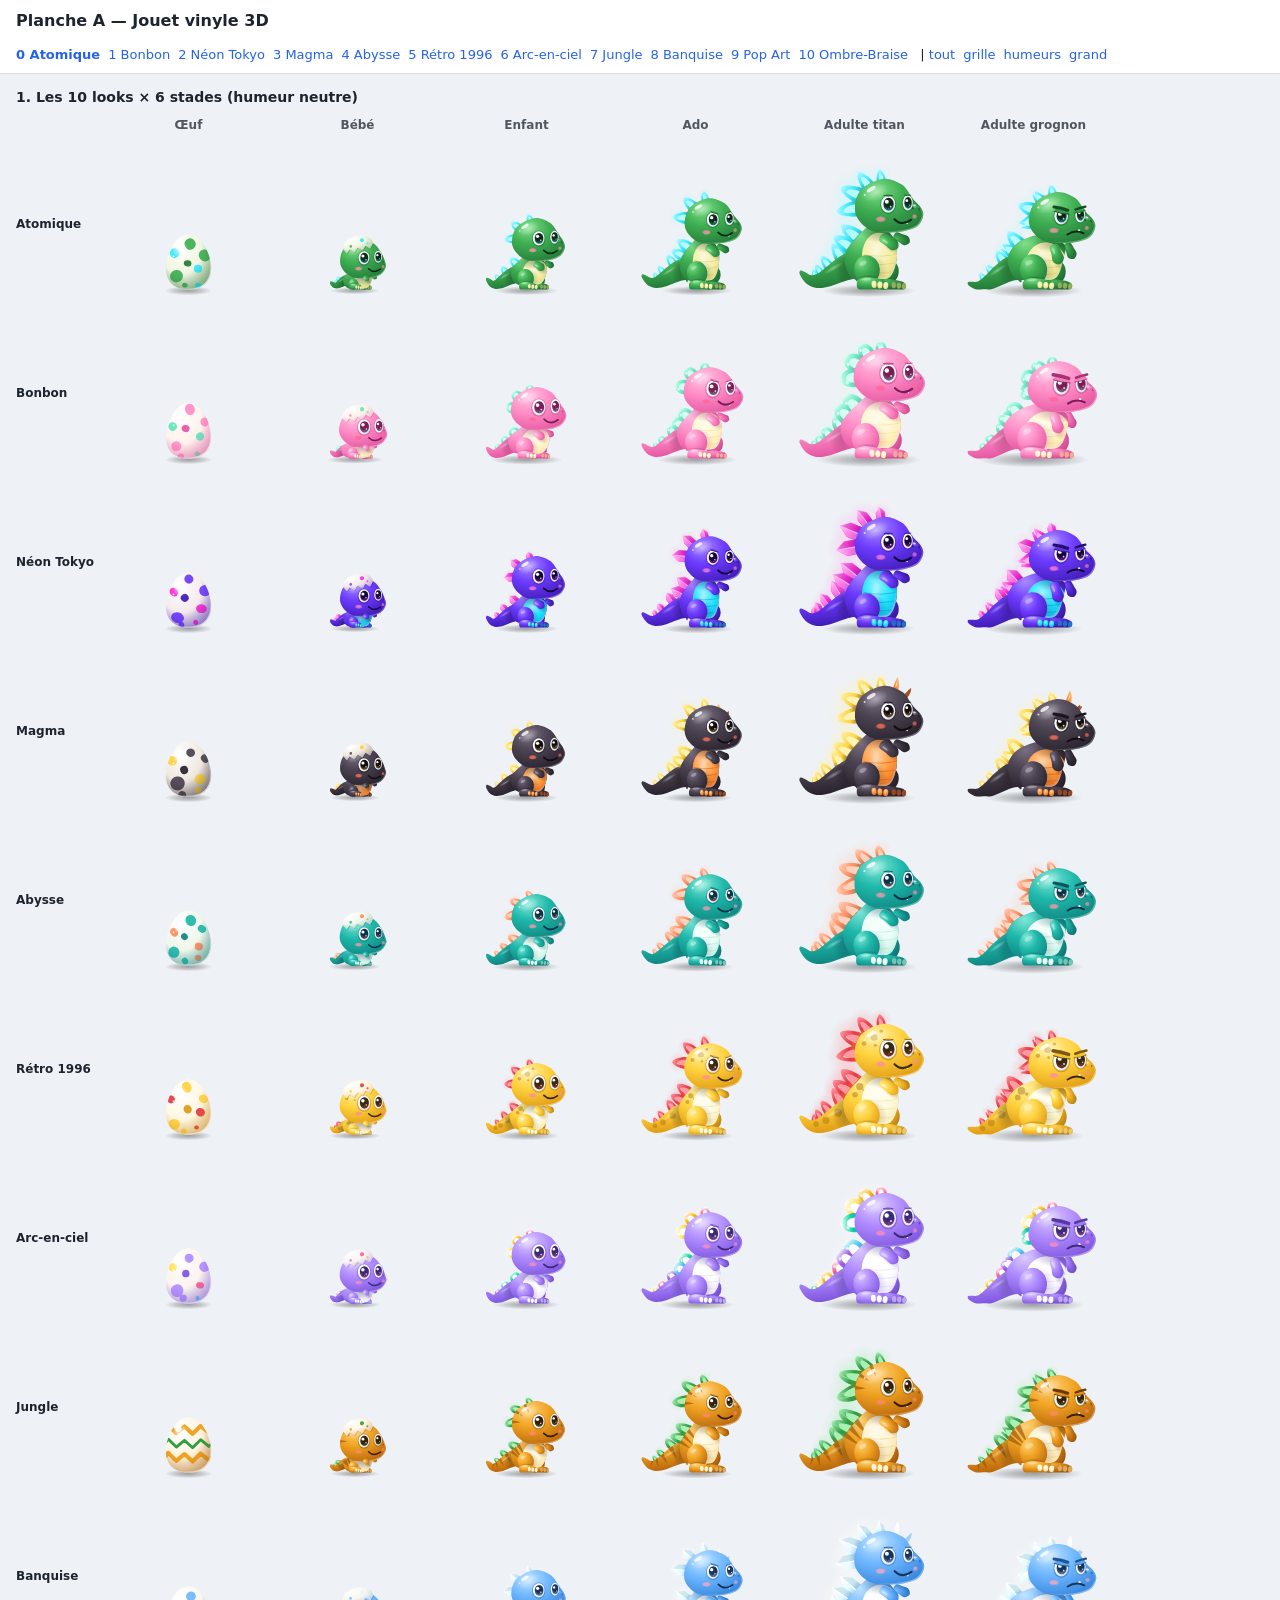
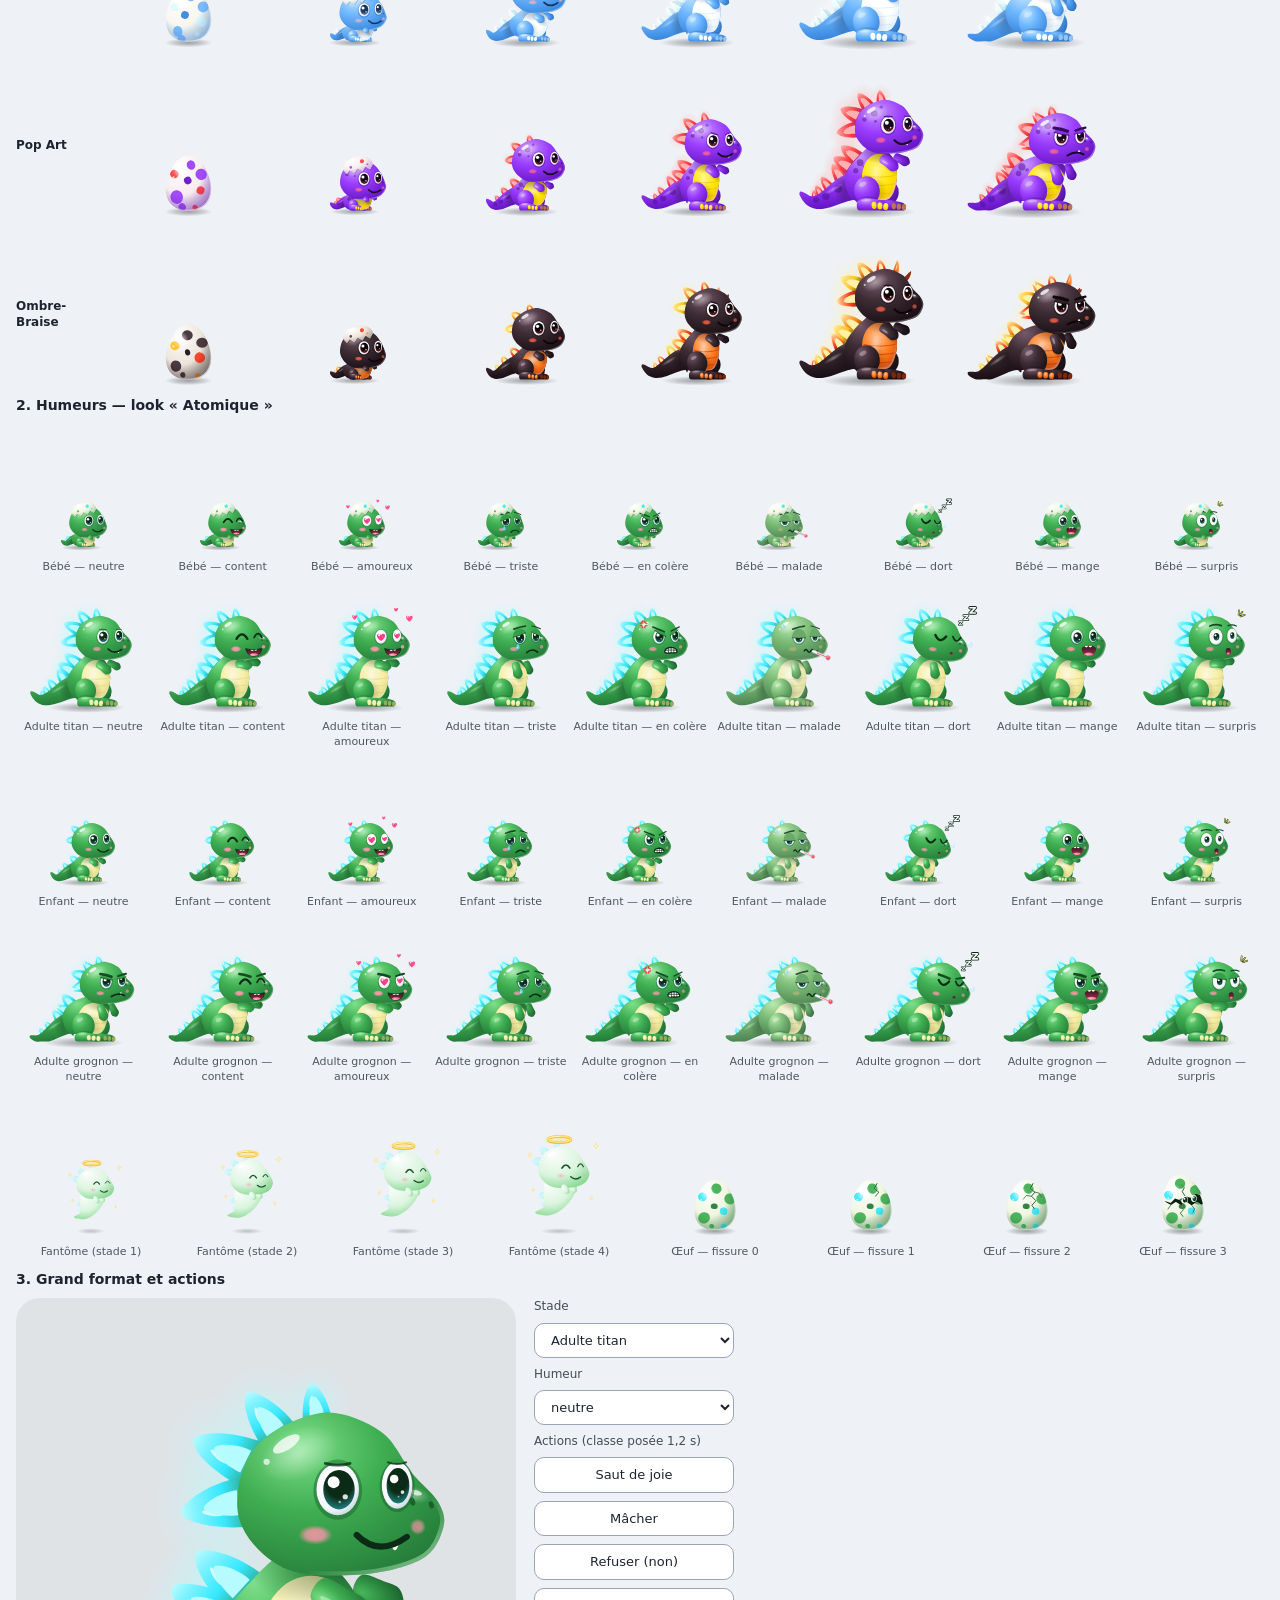
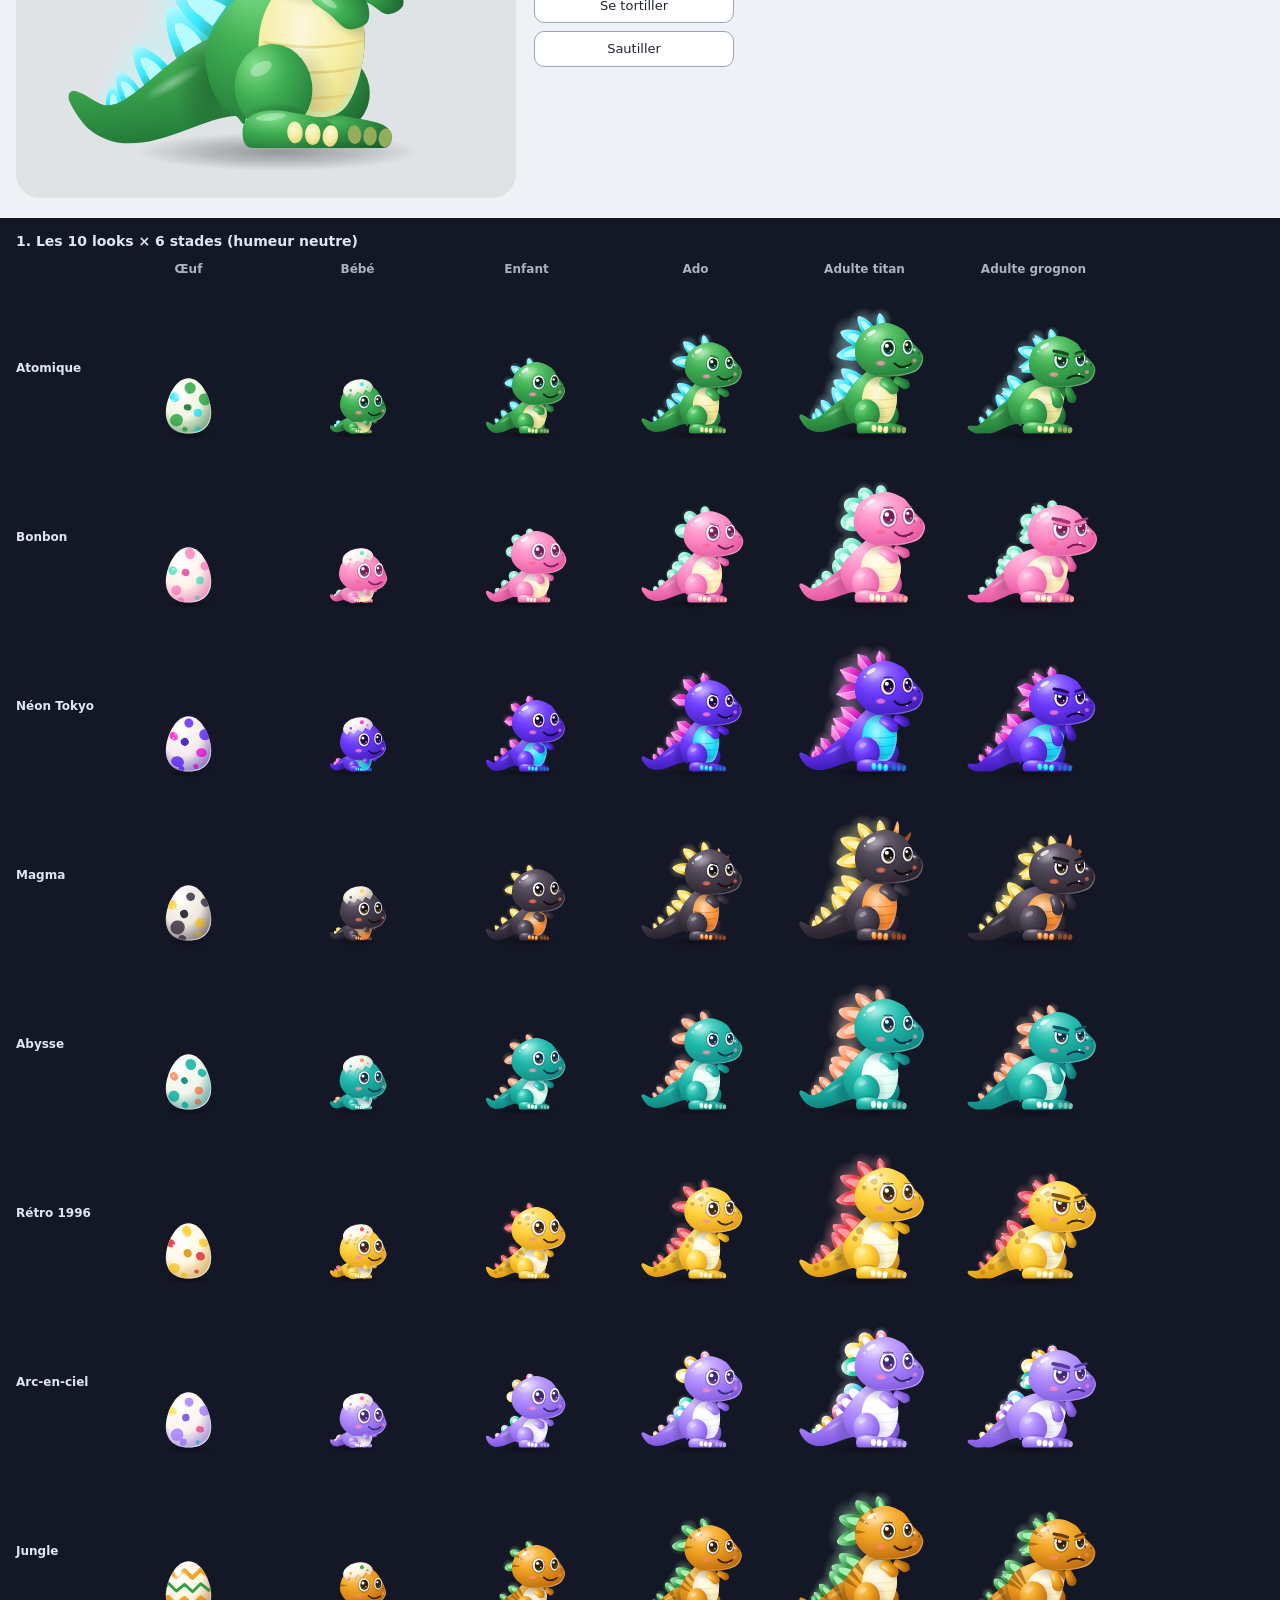
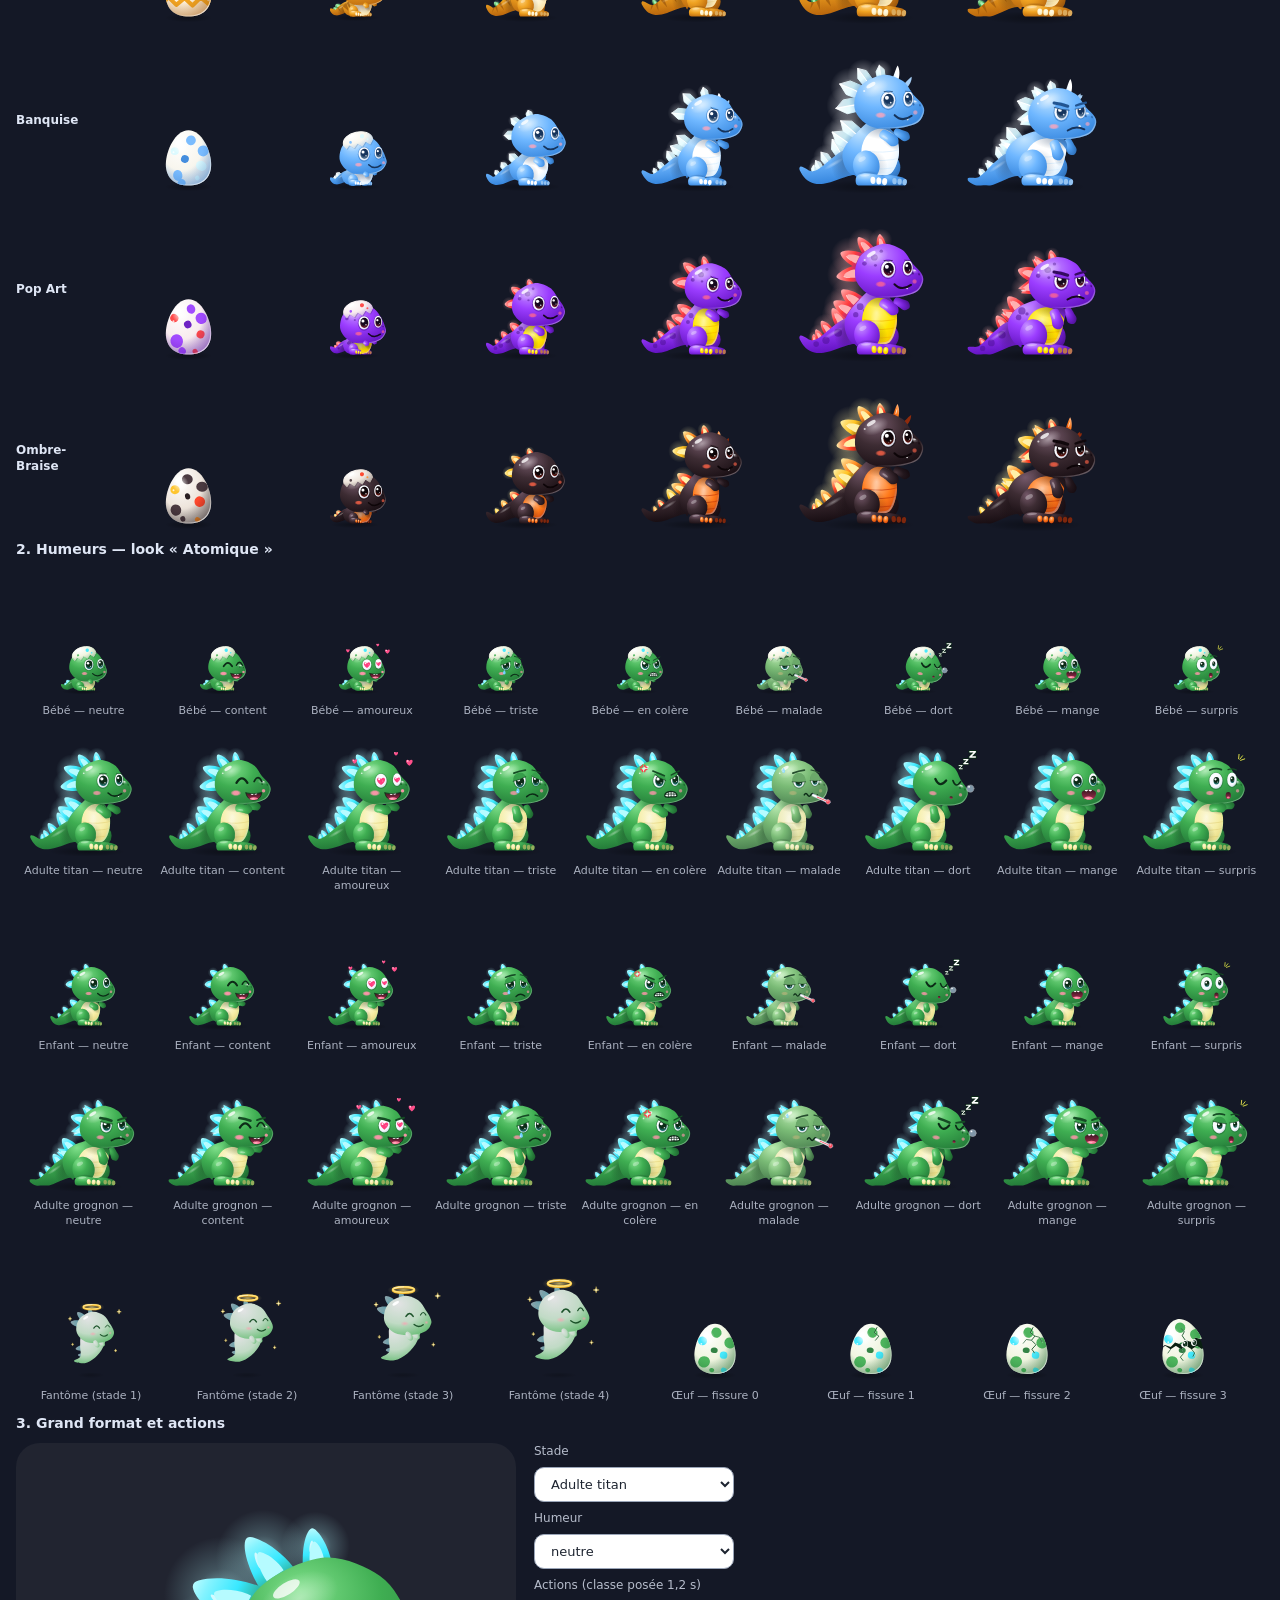
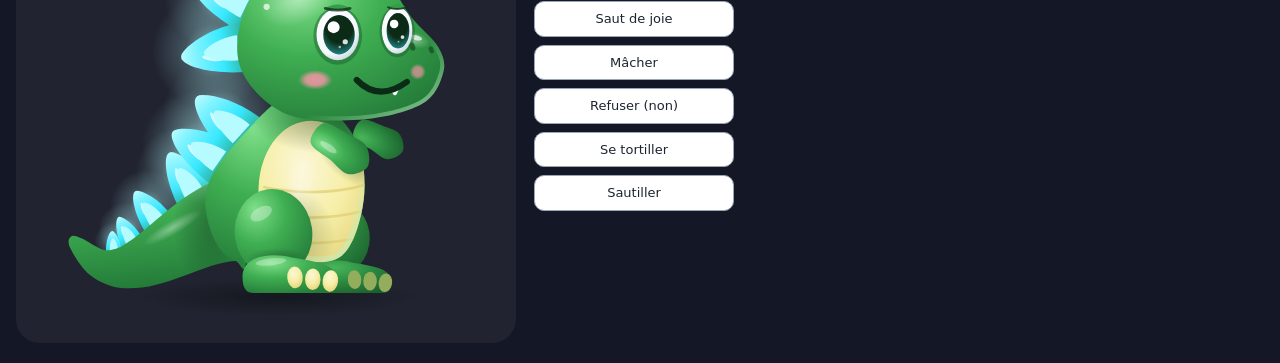
<file: planche-a.html>
<!doctype html>
<html lang="fr">
<head>
<meta charset="utf-8">
<meta name="viewport" content="width=device-width,initial-scale=1">
<title>Mini-Titan — planche A (jouet vinyle 3D)</title>
<style>
  *{box-sizing:border-box}
  body{margin:0;font:13px/1.35 system-ui,-apple-system,"Segoe UI",sans-serif;background:#e9edf2;color:#1d2430}
  header{padding:10px 16px;background:#fff;border-bottom:1px solid #d5dbe4;display:flex;gap:14px;align-items:center;flex-wrap:wrap}
  header h1{font-size:16px;margin:0}
  header a{color:#2563eb;text-decoration:none;margin-right:8px}
  .band{padding:14px 16px 20px}
  .band.clair{background:#eef1f5;color:#1d2430}
  .band.sombre{background:#141826;color:#dfe6f5}
  .band h2{font-size:14px;margin:0 0 10px;font-weight:700}
  .grid{display:grid;grid-template-columns:86px repeat(6,minmax(0,1fr));gap:4px;align-items:end;max-width:1100px}
  .grid .hd{font-weight:700;text-align:center;font-size:12px;opacity:.75;padding-bottom:4px}
  .grid .lb{font-weight:700;align-self:center;font-size:12px}
  .cell{position:relative}
  .cell svg{width:100%;height:auto}
  .row{display:flex;flex-wrap:wrap;gap:6px;margin-bottom:10px}
  .row9{display:grid;grid-template-columns:repeat(9,minmax(0,1fr));gap:4px;margin-bottom:10px;max-width:1400px}
  .row9 .card{width:auto}
  .card{width:150px;text-align:center}
  .card.sm{width:120px}
  .card svg{width:100%;height:auto}
  .card span{display:block;font-size:11px;opacity:.75}
  .bigwrap{display:flex;gap:18px;align-items:flex-start;flex-wrap:wrap}
  .stage{width:500px;max-width:100%;border-radius:24px;background:rgba(127,127,127,.12)}
  .stage svg{width:100%;height:auto}
  .ctl{display:flex;flex-direction:column;gap:8px;min-width:200px}
  .ctl button,.ctl select{font:inherit;padding:8px 12px;border-radius:10px;border:1px solid #9aa5b8;background:#fff;color:#1d2430;cursor:pointer}
  .ctl label{font-size:12px;opacity:.8}
</style>
</head>
<body>
<header>
  <h1>Planche A — Jouet vinyle 3D</h1>
  <nav id="nav"></nav>
</header>
<div id="root"></div>
<script src="js/skins.js"></script>
<script src="js/art-a.js"></script>
<script>
(function () {
  var art = MT.arts.a, skins = MT.SKINS, q = new URLSearchParams(location.search);
  var st = document.createElement('style'); st.textContent = art.css; document.head.appendChild(st);
  var sel = Math.max(0, Math.min(skins.length - 1, parseInt(q.get('skin'), 10) || 0));
  var only = q.get('only') || '', bgOnly = q.get('bg') || '', n = 0;
  var MOODS = [['neutral', 'neutre'], ['happy', 'content'], ['love', 'amoureux'], ['sad', 'triste'], ['angry', 'en colère'], ['sick', 'malade'], ['sleep', 'dort'], ['eat', 'mange'], ['surprised', 'surpris']];
  var COLS = [['Œuf', { stage: 0 }], ['Bébé', { stage: 1 }], ['Enfant', { stage: 2 }], ['Ado', { stage: 3 }], ['Adulte titan', { stage: 4, form: 'titan' }], ['Adulte grognon', { stage: 4, form: 'grognon' }]];
  var ACTIONS = [['mt-act-jump', 'Saut de joie'], ['mt-act-chomp', 'Mâcher'], ['mt-act-no', 'Refuser (non)'], ['mt-act-wiggle', 'Se tortiller'], ['mt-act-hop', 'Sautiller']];

  function mon(skin, o) { var p = {}; for (var k in o) p[k] = o[k]; p.uid = 'p' + (n++); if (!p.mood) p.mood = 'neutral'; return art.monster(skin, p); }
  function esc(s) { return String(s).replace(/&/g, '&amp;').replace(/</g, '&lt;'); }

  /* navigation */
  var nav = '';
  skins.forEach(function (s, i) { nav += '<a href="?skin=' + i + (only ? '&only=' + only : '') + '"' + (i === sel ? ' style="font-weight:700"' : '') + '>' + i + ' ' + esc(s.name) + '</a>'; });
  nav += ' | <a href="?skin=' + sel + '">tout</a><a href="?skin=' + sel + '&only=grid">grille</a><a href="?skin=' + sel + '&only=moods">humeurs</a><a href="?skin=' + sel + '&only=big">grand</a>';
  document.getElementById('nav').innerHTML = nav;

  function grid() {
    var h = '<h2>1. Les 10 looks × 6 stades (humeur neutre)</h2><div class="grid"><div></div>';
    COLS.forEach(function (c) { h += '<div class="hd">' + c[0] + '</div>'; });
    skins.forEach(function (s) {
      h += '<div class="lb">' + esc(s.name) + '</div>';
      COLS.forEach(function (c) { h += '<div class="cell">' + mon(s, c[1]) + '</div>'; });
    });
    return h + '</div>';
  }
  function moods() {
    var s = skins[sel], h = '<h2>2. Humeurs — look « ' + esc(s.name) + ' »</h2>';
    [['Bébé', { stage: 1 }], ['Adulte titan', { stage: 4, form: 'titan' }], ['Enfant', { stage: 2 }], ['Adulte grognon', { stage: 4, form: 'grognon' }]].forEach(function (r) {
      h += '<div class="row9">';
      MOODS.forEach(function (m) { var o = { mood: m[0] }; for (var k in r[1]) o[k] = r[1][k]; h += '<div class="card">' + mon(s, o) + '<span>' + r[0] + ' — ' + m[1] + '</span></div>'; });
      h += '</div>';
    });
    h += '<div class="row">';
    [1, 2, 3, 4].forEach(function (g) { h += '<div class="card">' + mon(s, { stage: g, dead: true }) + '<span>Fantôme (stade ' + g + ')</span></div>'; });
    [0, 1, 2, 3].forEach(function (c) { h += '<div class="card">' + mon(s, { stage: 0, crack: c }) + '<span>Œuf — fissure ' + c + '</span></div>'; });
    return h + '</div>';
  }
  function big(id) {
    var h = '<h2>3. Grand format et actions</h2><div class="bigwrap"><div class="stage" id="stage' + id + '"></div><div class="ctl" data-for="stage' + id + '">';
    h += '<label>Stade</label><select data-k="col">';
    COLS.forEach(function (c, i) { h += '<option value="' + i + '"' + (i === bigCol ? ' selected' : '') + '>' + c[0] + '</option>'; });
    h += '<option value="6">Fantôme</option></select><label>Humeur</label><select data-k="mood">';
    MOODS.forEach(function (m) { h += '<option value="' + m[0] + '"' + (m[0] === bigMood ? ' selected' : '') + '>' + m[1] + '</option>'; });
    h += '</select><label>Actions (classe posée 1,2 s)</label>';
    ACTIONS.forEach(function (a) { h += '<button data-act="' + a[0] + '">' + a[1] + '</button>'; });
    return h + '</div></div>';
  }
  var bigCol = q.get('col') == null ? 4 : parseInt(q.get('col'), 10) || 0, bigMood = q.get('mood') || 'neutral';
  function renderBig(stage, ctl) {
    var col = parseInt(ctl.querySelector('[data-k=col]').value, 10), mood = ctl.querySelector('[data-k=mood]').value, o;
    if (col === 6) o = { stage: 4, dead: true }; else { o = { mood: mood }; for (var k in COLS[col][1]) o[k] = COLS[col][1][k]; }
    stage.innerHTML = mon(skins[sel], o);
  }

  var root = document.getElementById('root'), html = '';
  ['clair', 'sombre'].forEach(function (bg) {
    if (bgOnly && bgOnly !== bg) return;
    html += '<section class="band ' + bg + '">';
    if (!only || only === 'grid') html += grid();
    if (!only || only === 'moods') html += moods();
    if (!only || only === 'big') html += big(bg);
    html += '</section>';
  });
  root.innerHTML = html;

  Array.prototype.forEach.call(document.querySelectorAll('.ctl'), function (ctl) {
    var stage = document.getElementById(ctl.getAttribute('data-for'));
    renderBig(stage, ctl);
    ctl.addEventListener('change', function () { renderBig(stage, ctl); });
    ctl.addEventListener('click', function (ev) {
      var a = ev.target.getAttribute && ev.target.getAttribute('data-act'); if (!a) return;
      ACTIONS.forEach(function (x) { stage.classList.remove(x[0]); });
      void stage.offsetWidth; stage.classList.add(a);
      clearTimeout(stage._t); stage._t = setTimeout(function () { stage.classList.remove(a); }, 1200);
    });
  });
  /* aides au contrôle (console) : vue libre, arrêt sur image, poids */
  window.__vue = function (items, size, bg, act) {
    root.innerHTML = '<section class="band ' + (bg || 'clair') + '"><div class="row">' + items.map(function (it) {
      return '<div class="card' + (act ? ' ' + act : '') + '" style="width:' + (size || 240) + 'px">' + mon(skins[it[0]], it[1]) + '</div>';
    }).join('') + '</div></section>';
  };
  window.__fige = function (t) {
    var f = document.getElementById('fige') || document.head.appendChild(document.createElement('style')); f.id = 'fige';
    f.textContent = t == null ? '' : '.mt-mon *{animation-play-state:paused!important;animation-delay:-' + t + 's!important}';
  };
  /* mêmes aides par l'URL : ?vue=look:stade:forme:humeur:option;…&taille=380&fige=0.4&act=mt-act-jump&bg=sombre
     (option : dead, c1, c2, c3) — ex. ?vue=0:4:titan:happy;3:4:grognon;2:0:::c3;5:2:::dead */
  if (q.get('vue')) {
    document.querySelector('header').style.display = 'none';
    window.__vue(q.get('vue').split(';').map(function (it) {
      var p = it.split(':'), o = { stage: parseInt(p[1], 10) || 0, form: p[2] || '', mood: p[3] || 'neutral' };
      if (p[4] === 'dead') o.dead = true; else if (p[4]) o.crack = parseInt(p[4].slice(1), 10) || 0;
      return [Math.max(0, Math.min(skins.length - 1, parseInt(p[0], 10) || 0)), o];
    }), parseInt(q.get('taille'), 10) || 240, bgOnly || 'clair', q.get('act') || '');
  }
  if (q.get('fige') != null) window.__fige(parseFloat(q.get('fige')) || 0);
  window.__poids = function () {
    var r = {}; COLS.forEach(function (c) { var o = { mood: 'neutral', uid: 'x' }; for (var k in c[1]) o[k] = c[1][k]; r[c[0]] = art.monster(skins[sel], o).length; }); return r;
  };
})();
</script>
</body>
</html>
</file>
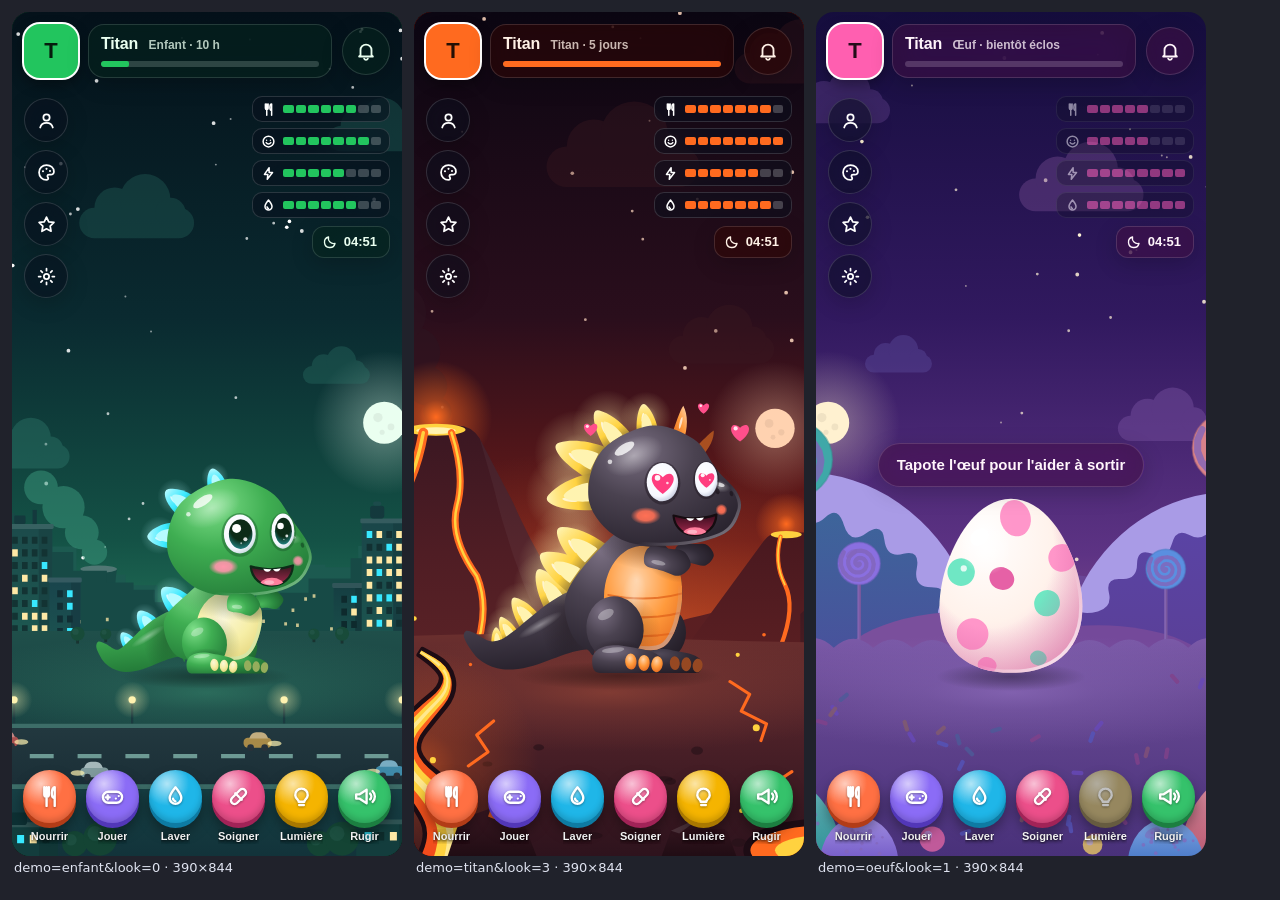
<file: planche-appli.html>
<!doctype html>
<html lang="fr">
<head>
<meta charset="utf-8">
<title>Mini-Titan — planche de l'appli</title>
<style>
  body { margin: 0; padding: 12px; background: #20222b; font: 13px system-ui, sans-serif; color: #dfe3f0; display: flex; flex-wrap: wrap; gap: 12px; align-items: flex-start; }
  figure { margin: 0; }
  figcaption { padding: 4px 2px; }
  iframe { display: block; border: 0; border-radius: 18px; background: #000; }
</style>
</head>
<body>
<script>
/* Cadres de téléphone pour regarder l'appli à taille exacte.
   ?w=390&h=844&v=demo%3Denfant%26look%3D0|demo%3Dtitan%26look%3D3   (v = liste de paramètres d'index.html, séparés par |) */
var q = {}; location.search.replace(/[?&]([^=&]+)=([^&]*)/g, function (m, k, v) { q[k] = decodeURIComponent(v); });
var w = +q.w || 390, h = +q.h || 844;
(q.v || 'demo=enfant&look=0|demo=titan&look=3|demo=oeuf&look=1').split('|').forEach(function (p) {
  var f = document.createElement('figure');
  f.innerHTML = '<iframe width="' + w + '" height="' + h + '" src="index.html?' + p + '"></iframe><figcaption>' + p + ' · ' + w + '×' + h + '</figcaption>';
  document.body.appendChild(f);
});
</script>
</body>
</html>
</file>
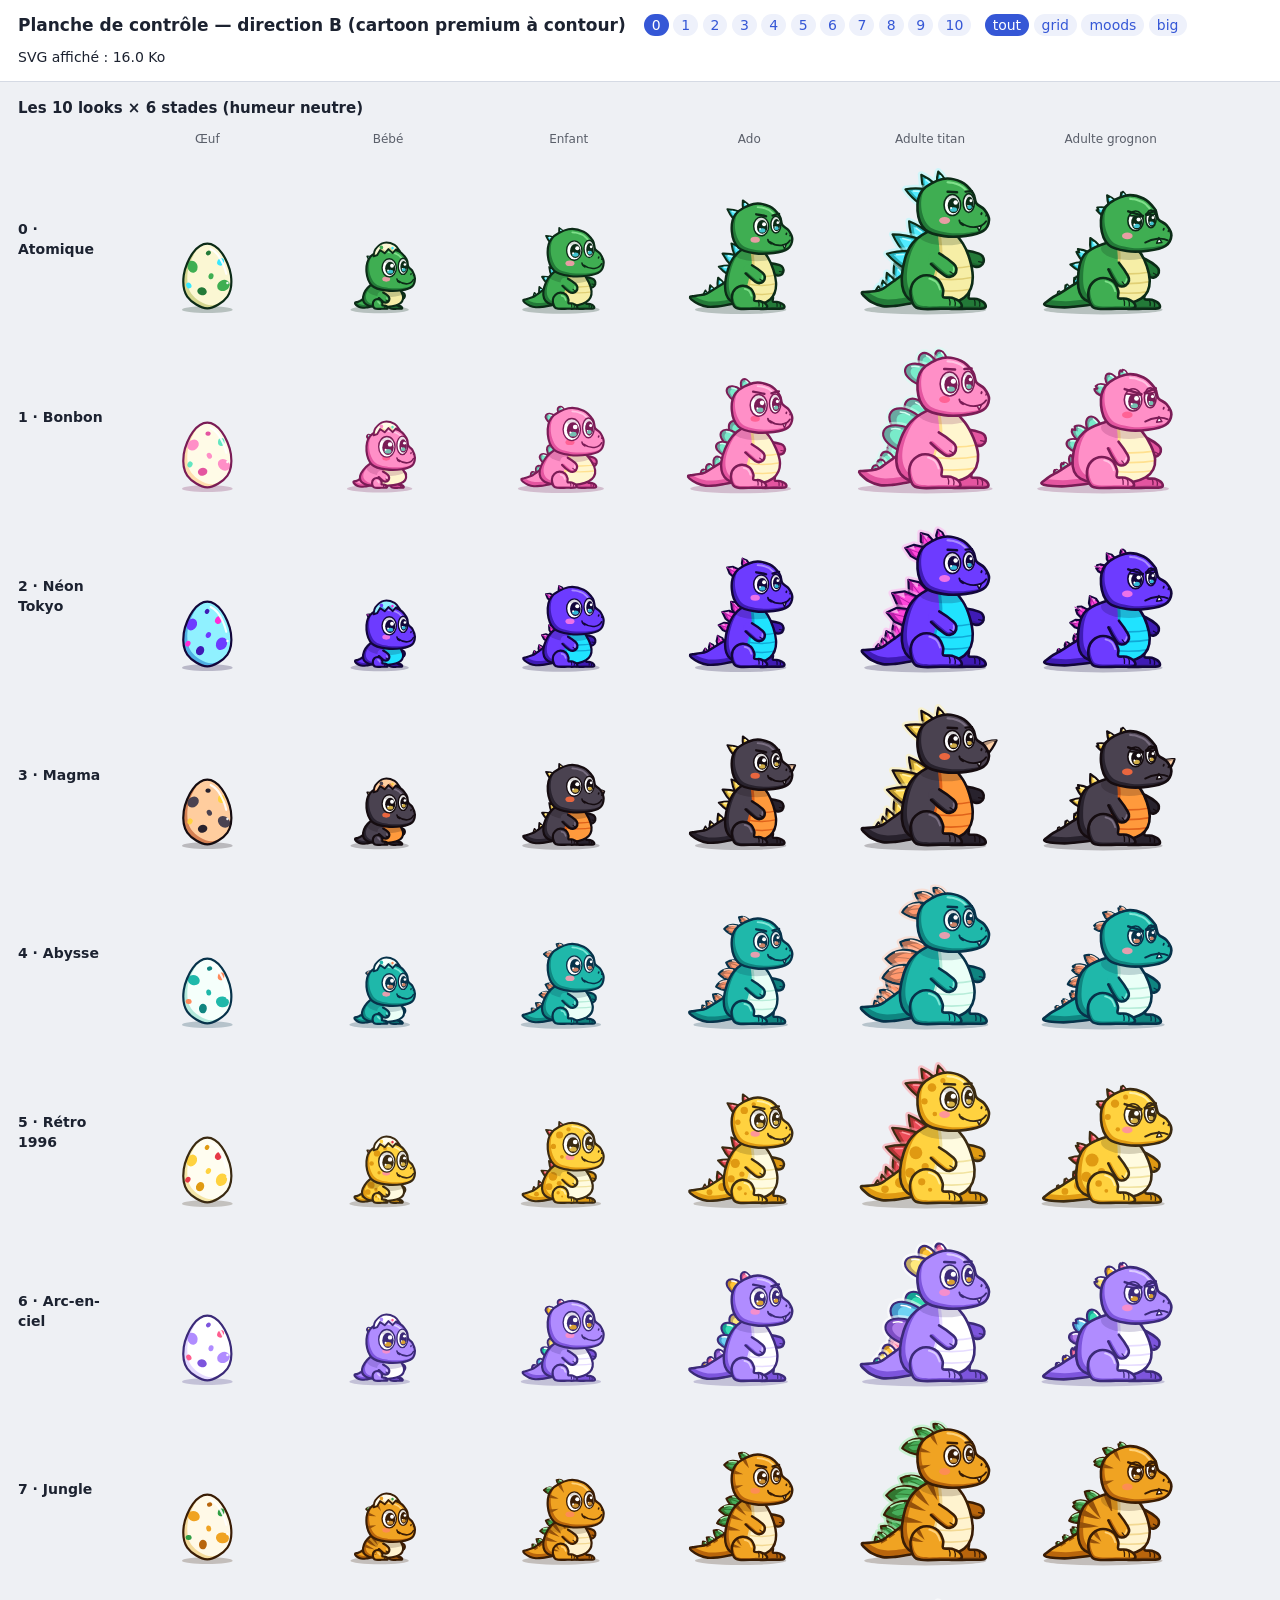
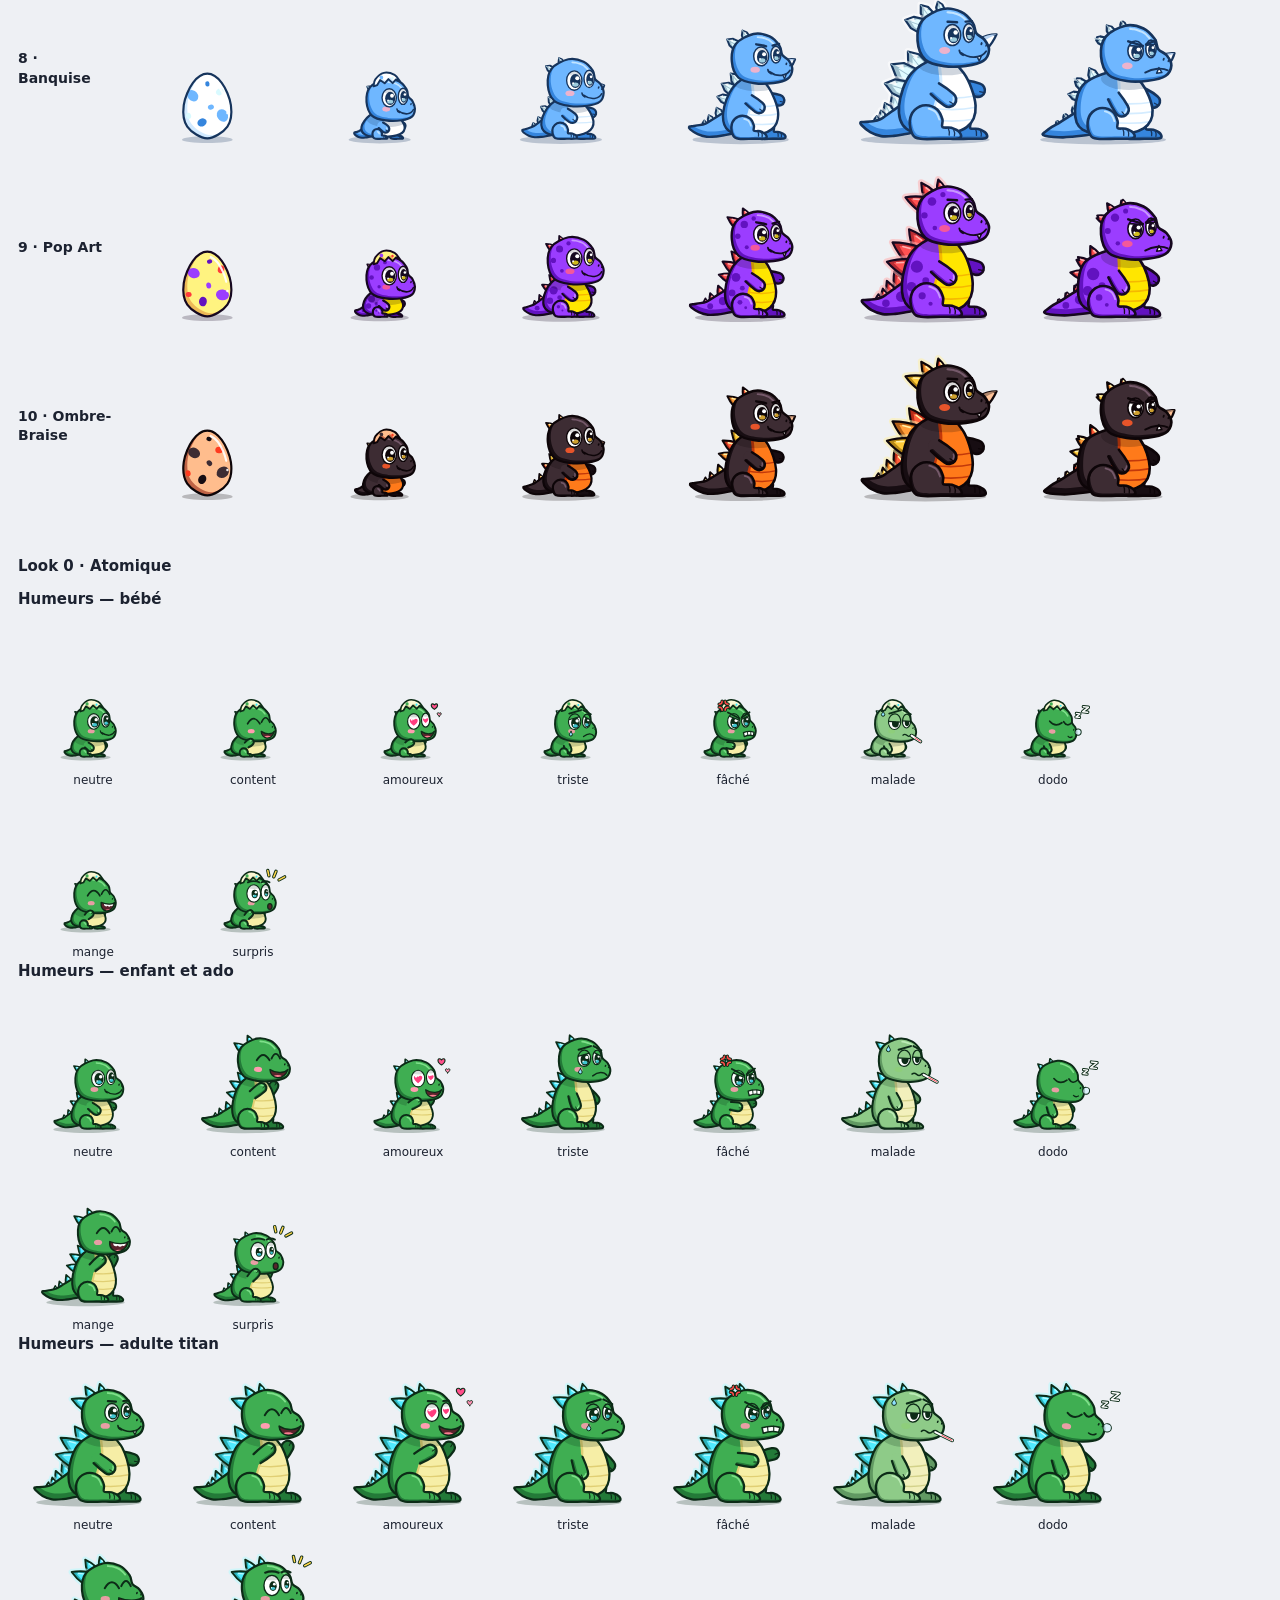
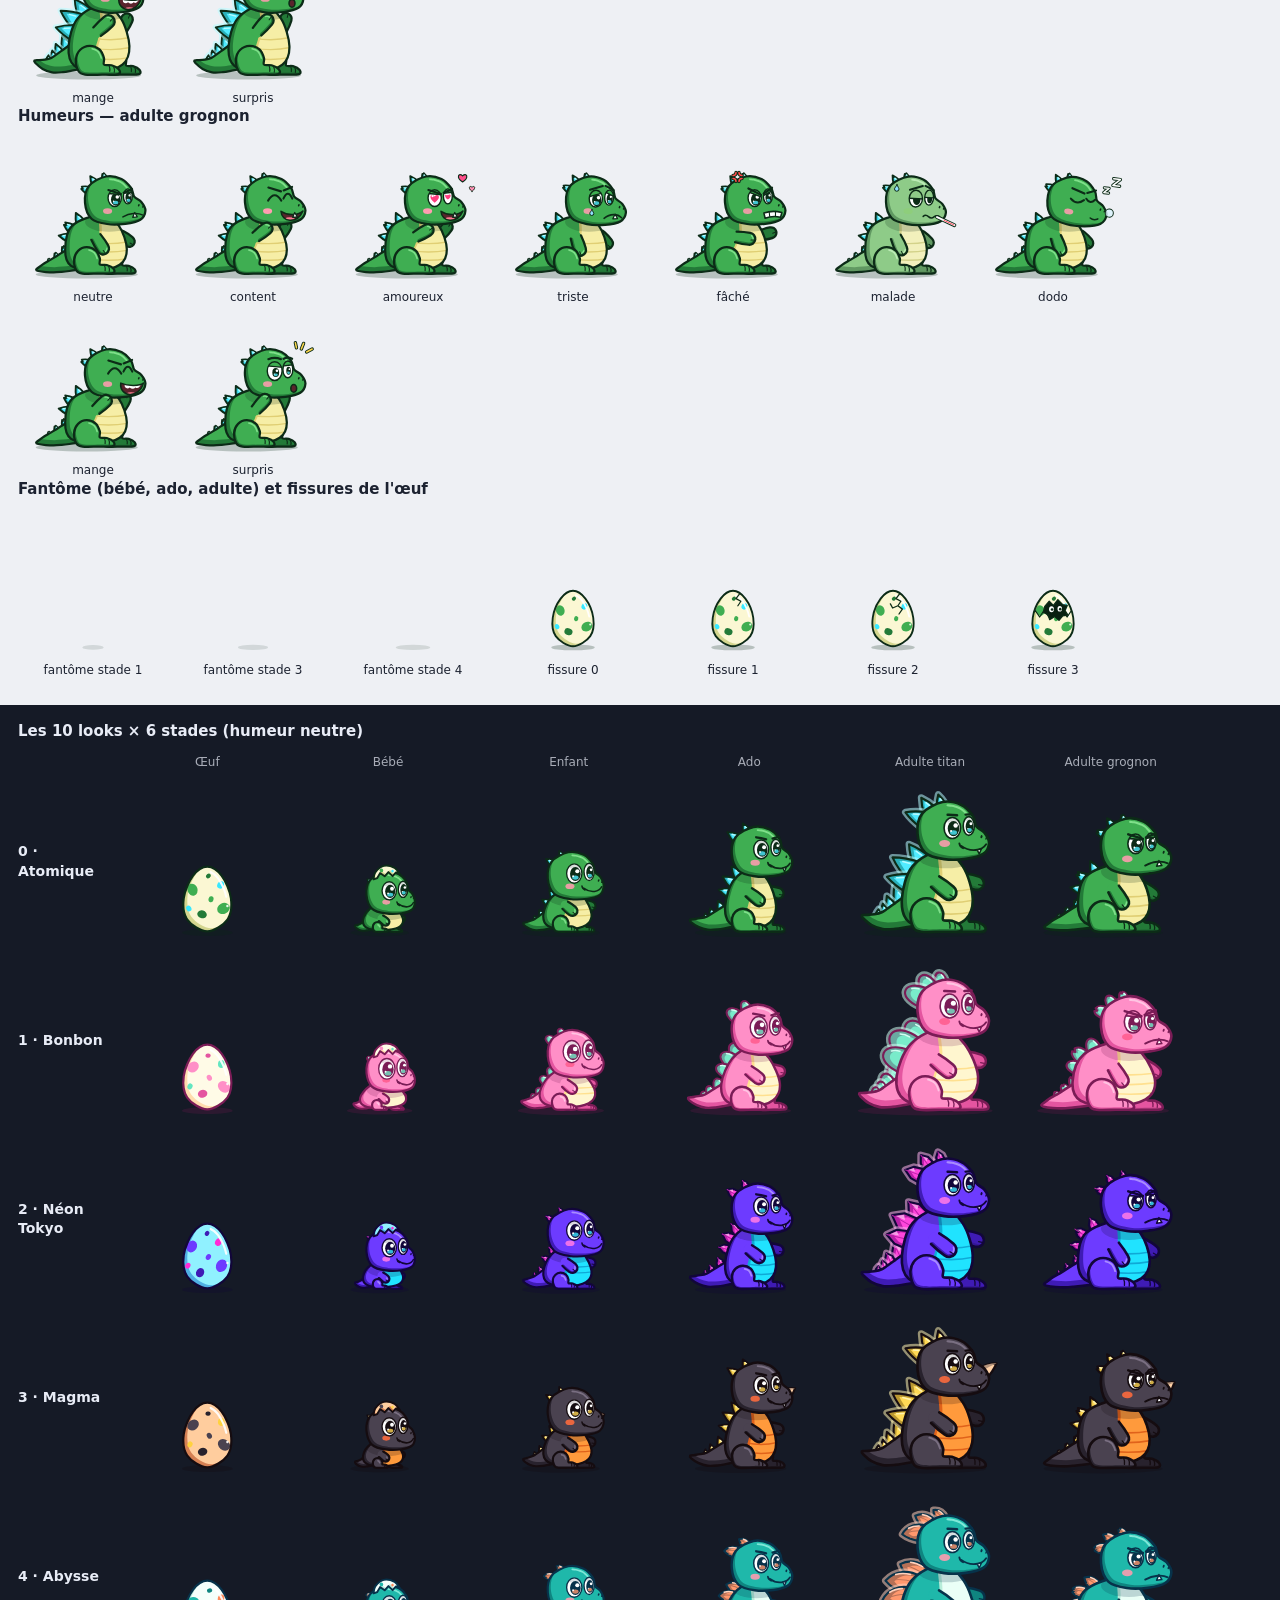
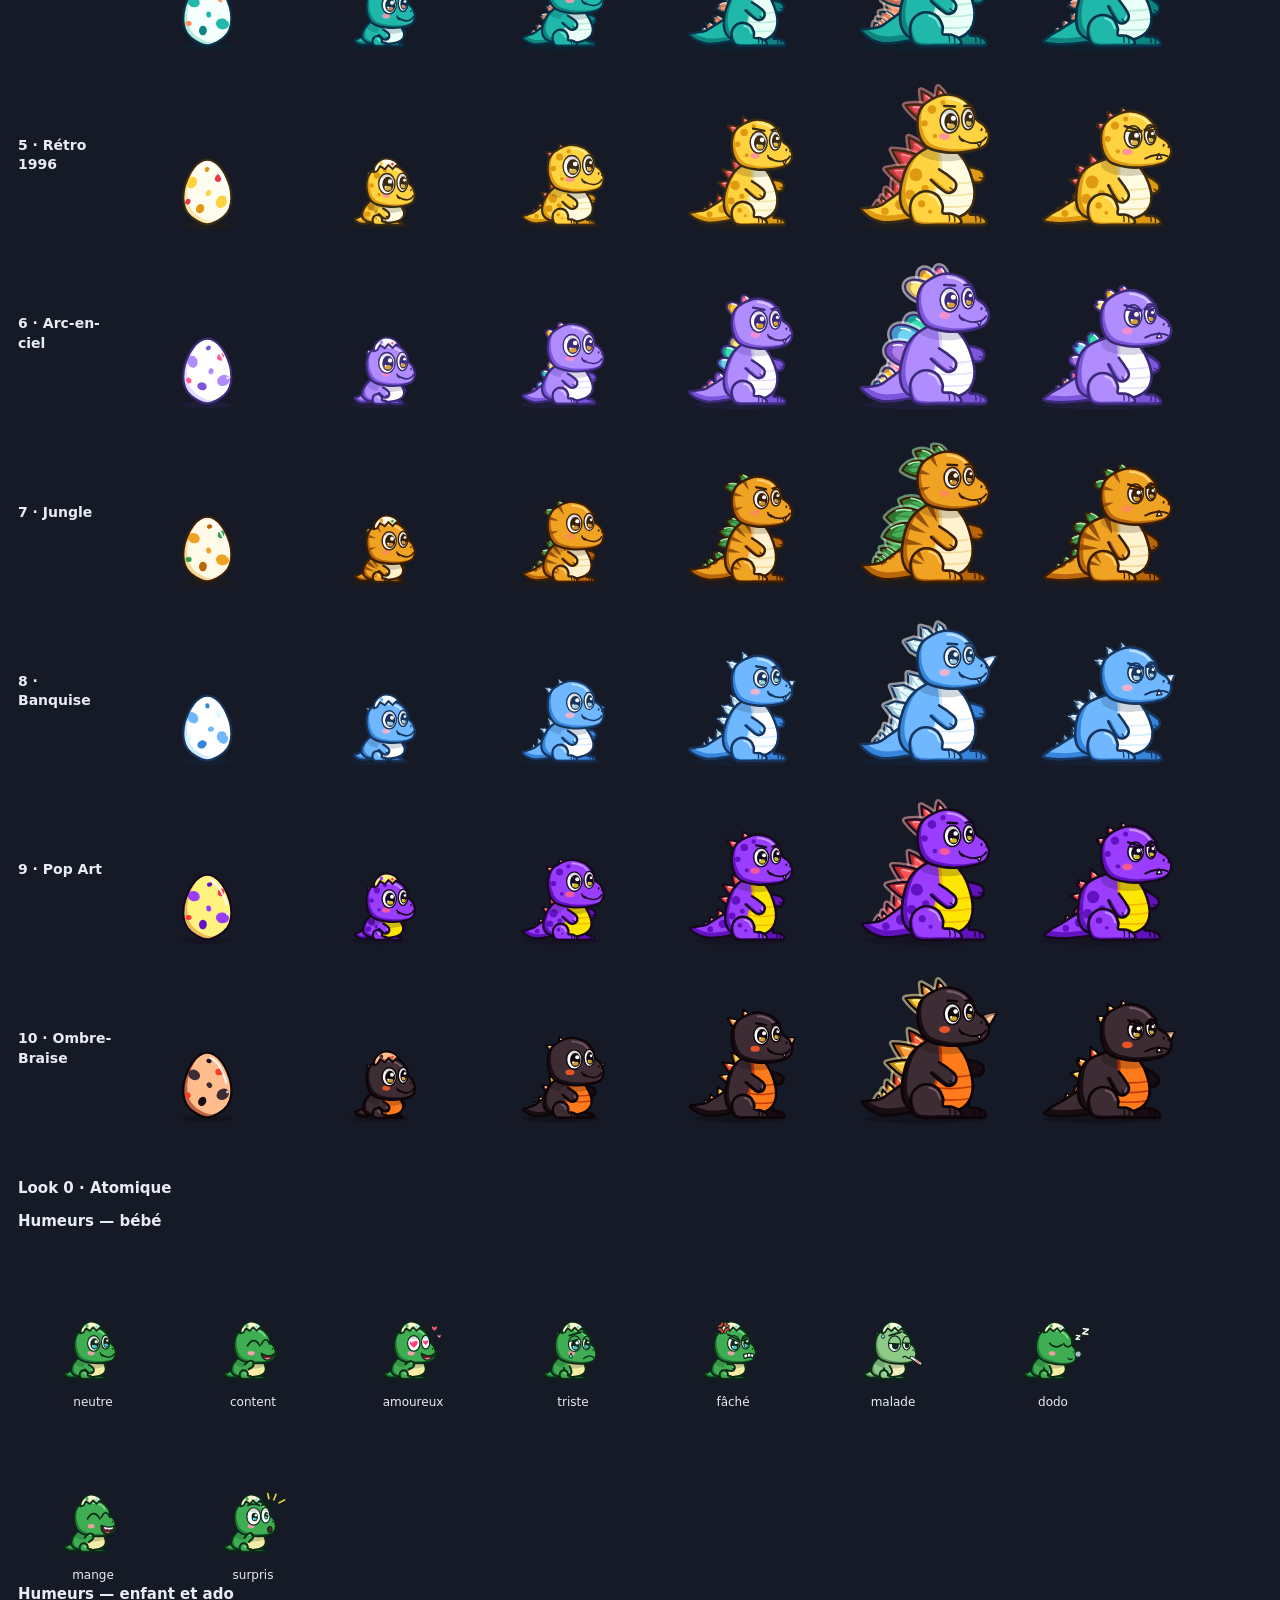
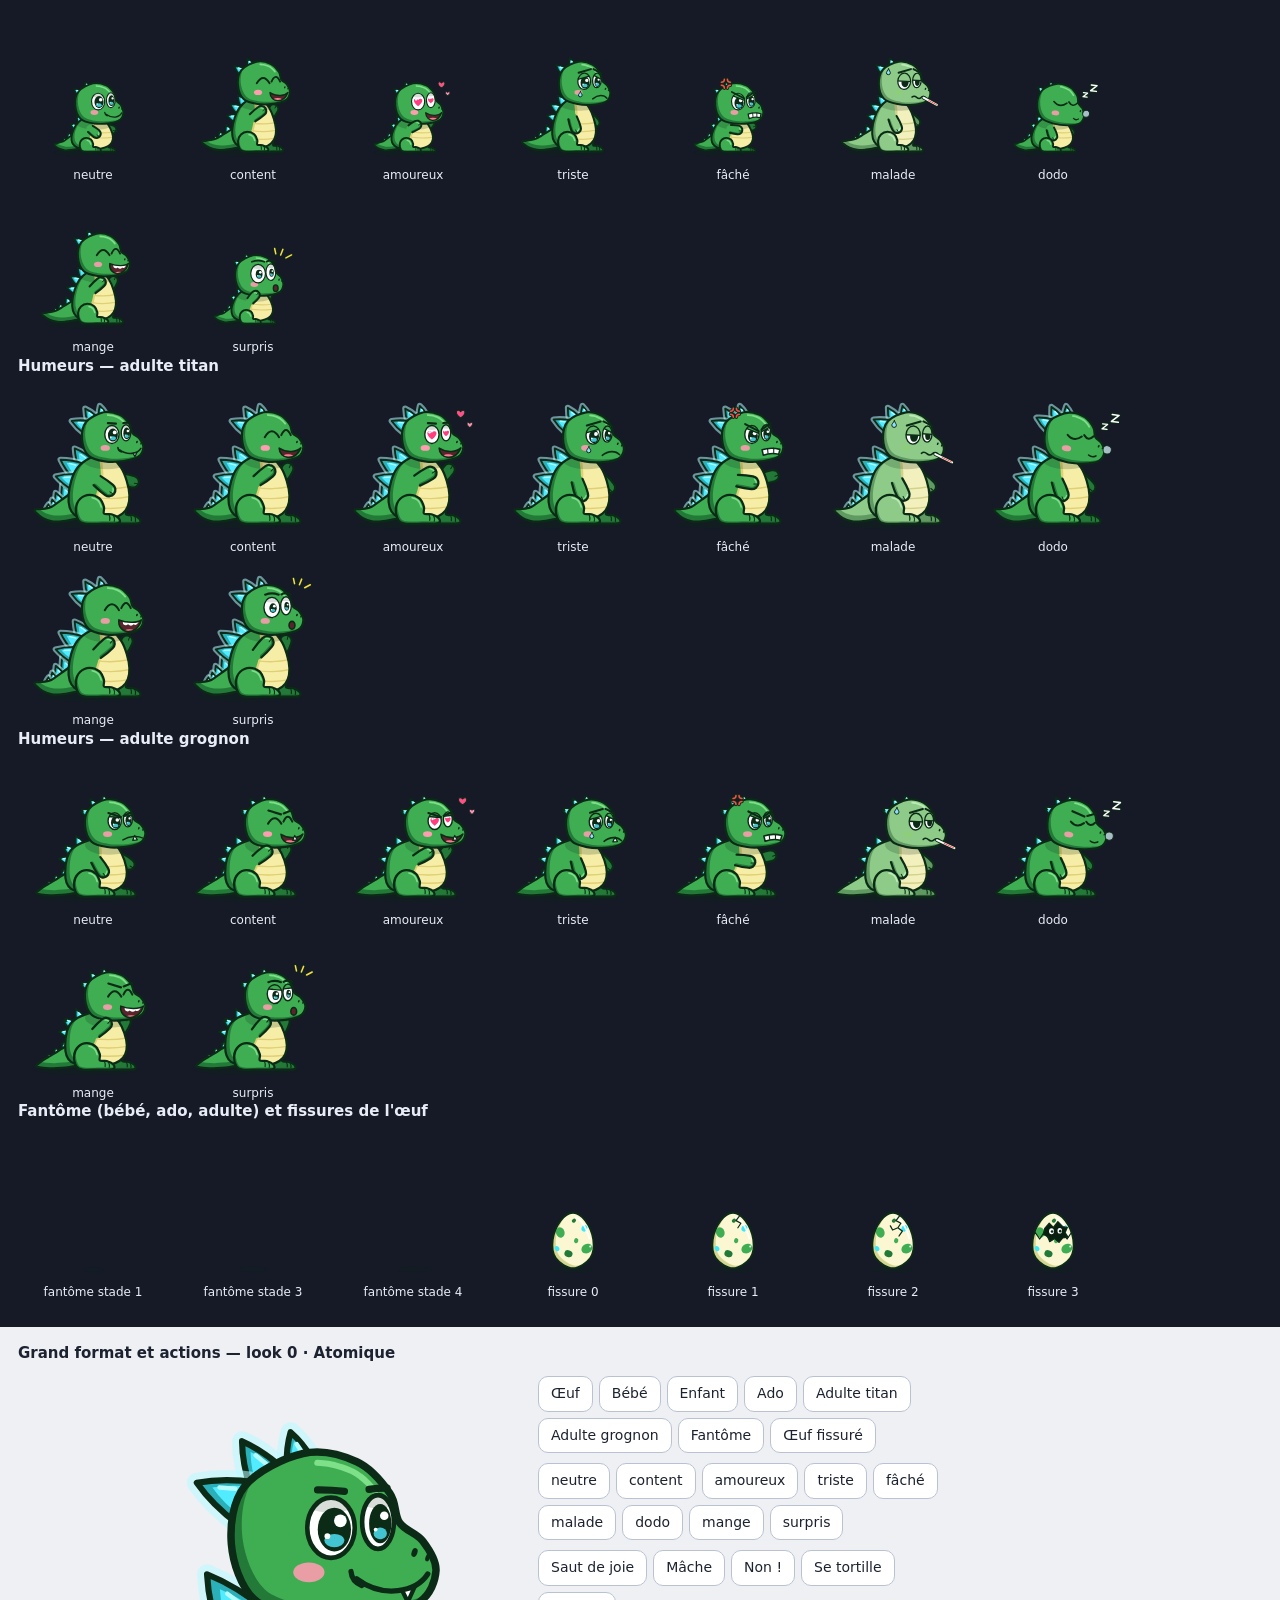
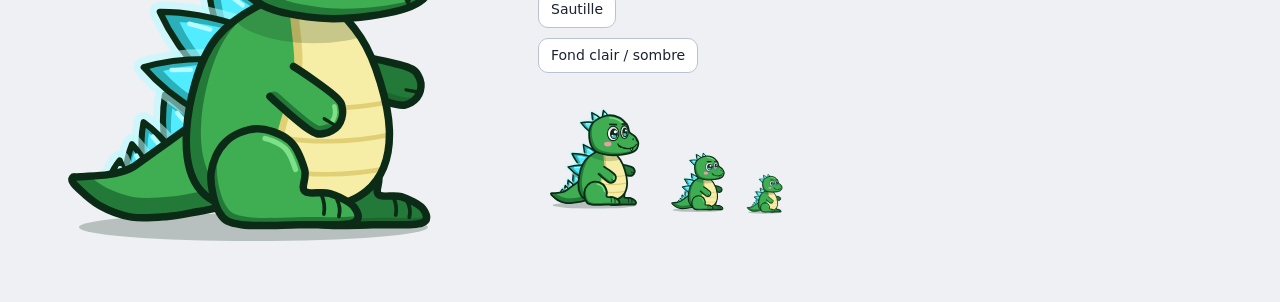
<file: planche-b.html>
<!doctype html>
<html lang="fr">
<head>
<meta charset="utf-8">
<meta name="viewport" content="width=device-width, initial-scale=1">
<title>Mini-Titan — planche B</title>
<style>
  * { box-sizing: border-box; }
  body { margin: 0; font: 14px/1.4 system-ui, -apple-system, "Segoe UI", sans-serif; background: #e9ecf2; color: #1c2230; }
  header { padding: 14px 18px; display: flex; flex-wrap: wrap; gap: 10px 18px; align-items: center; background: #fff; border-bottom: 1px solid #d5dae4; }
  header h1 { font-size: 17px; margin: 0; }
  header a { color: #3557d6; text-decoration: none; padding: 3px 8px; border-radius: 999px; background: #eef1fb; }
  header a.on { background: #3557d6; color: #fff; }
  section { padding: 16px 18px 26px; }
  section.light { background: #eef0f4; color: #1c2230; }
  section.dark { background: #151a26; color: #e8ecf6; }
  h2 { font-size: 15px; margin: 0 0 12px; }
  .grid { display: grid; grid-template-columns: 96px repeat(6, minmax(0, 1fr)); gap: 4px 6px; align-items: end; max-width: 1180px; }
  .grid .lab { font-weight: 600; align-self: center; }
  .grid .col { font-size: 12px; opacity: .7; text-align: center; align-self: center; }
  .cell { position: relative; }
  .cell svg { width: 100%; height: auto; }
  .row { display: flex; flex-wrap: wrap; gap: 6px 10px; max-width: 1180px; }
  .row figure { margin: 0; width: 150px; text-align: center; font-size: 12px; }
  .row figure svg { width: 150px; height: 150px; }
  .big { display: flex; flex-wrap: wrap; gap: 20px; align-items: flex-start; }
  .stagebox { width: 500px; max-width: 100%; }
  .stagebox svg { width: 100%; height: auto; }
  .ctl { display: flex; flex-direction: column; gap: 10px; max-width: 420px; }
  .ctl div { display: flex; flex-wrap: wrap; gap: 6px; }
  button { font: inherit; padding: 7px 12px; border-radius: 10px; border: 1px solid #b9c1d3; background: #fff; color: #1c2230; cursor: pointer; }
  button.on { background: #3557d6; border-color: #3557d6; color: #fff; }
  .sizes { display: flex; align-items: flex-end; gap: 14px; margin-top: 14px; }
</style>
</head>
<body>
<header>
  <h1>Planche de contrôle — direction B (cartoon premium à contour)</h1>
  <nav id="nav"></nav>
  <span id="info"></span>
</header>
<main id="main"></main>

<script src="js/skins.js"></script>
<script src="js/art-b.js"></script>
<script>
(function () {
  var art = MT.arts.b, SK = MT.SKINS, q = new URLSearchParams(location.search),
    sel = Math.max(0, Math.min(SK.length - 1, parseInt(q.get('skin') || '0', 10) || 0)),
    only = q.get('only') || '', uidN = 0,
    MOODS = ['neutral', 'happy', 'love', 'sad', 'angry', 'sick', 'sleep', 'eat', 'surprised'],
    MOOD_FR = { neutral: 'neutre', happy: 'content', love: 'amoureux', sad: 'triste', angry: 'fâché', sick: 'malade', sleep: 'dodo', eat: 'mange', surprised: 'surpris' },
    COLS = [['Œuf', { stage: 0 }], ['Bébé', { stage: 1 }], ['Enfant', { stage: 2 }], ['Ado', { stage: 3 }], ['Adulte titan', { stage: 4, form: 'titan' }], ['Adulte grognon', { stage: 4, form: 'grognon' }]];

  var st = document.createElement('style'); st.textContent = art.css; document.head.appendChild(st);
  /* ?still=1 : fige les animations au repos (captures d'écran nettes et légères) */
  if (q.get('still') === '1') { var fz = document.createElement('style'); fz.textContent = '.mt-mon *{animation:none!important}'; document.head.appendChild(fz); }

  function mon(skin, o) {
    var opts = { stage: o.stage, form: o.form || '', mood: o.mood || 'neutral', dead: !!o.dead, crack: o.crack || 0, uid: 'p' + (uidN++) };
    return art.monster(skin, opts);
  }
  function fig(svg, label) { return '<figure>' + svg + '<figcaption>' + label + '</figcaption></figure>'; }

  function gridHTML() {
    var h = '<div class="grid"><div></div>' + COLS.map(function (c) { return '<div class="col">' + c[0] + '</div>'; }).join('');
    SK.forEach(function (s, i) {
      h += '<div class="lab">' + i + ' · ' + s.name + '</div>' + COLS.map(function (c) { return '<div class="cell">' + mon(s, c[1]) + '</div>'; }).join('');
    });
    return h + '</div>';
  }
  function moodsHTML() {
    var s = SK[sel], h = '<h2>Humeurs — bébé</h2><div class="row">';
    MOODS.forEach(function (m) { h += fig(mon(s, { stage: 1, mood: m }), MOOD_FR[m]); });
    h += '</div><h2>Humeurs — enfant et ado</h2><div class="row">';
    MOODS.forEach(function (m, i) { h += fig(mon(s, { stage: i % 2 ? 3 : 2, mood: m }), MOOD_FR[m]); });
    h += '</div><h2>Humeurs — adulte titan</h2><div class="row">';
    MOODS.forEach(function (m) { h += fig(mon(s, { stage: 4, form: 'titan', mood: m }), MOOD_FR[m]); });
    h += '</div><h2>Humeurs — adulte grognon</h2><div class="row">';
    MOODS.forEach(function (m) { h += fig(mon(s, { stage: 4, form: 'grognon', mood: m }), MOOD_FR[m]); });
    h += '</div><h2>Fantôme (bébé, ado, adulte) et fissures de l\'œuf</h2><div class="row">';
    [1, 3, 4].forEach(function (g) { h += fig(mon(s, { stage: g, dead: true }), 'fantôme stade ' + g); });
    [0, 1, 2, 3].forEach(function (k) { h += fig(mon(s, { stage: 0, crack: k }), 'fissure ' + k); });
    return h + '</div>';
  }

  var main = document.getElementById('main'), html = '';
  ['light', 'dark'].forEach(function (theme) {
    if (!only || only === 'grid') html += '<section class="' + theme + '"><h2>Les 10 looks × 6 stades (humeur neutre)</h2>' + gridHTML() + '</section>';
    if (!only || only === 'moods') html += '<section class="' + theme + '"><h2>Look ' + sel + ' · ' + SK[sel].name + '</h2>' + moodsHTML() + '</section>';
  });
  if (!only || only === 'big') {
    html += '<section class="light" id="bigsec"><h2>Grand format et actions — look ' + sel + ' · ' + SK[sel].name + '</h2><div class="big"><div class="stagebox" id="stagebox"></div>' +
      '<div class="ctl"><div id="b-stage"></div><div id="b-mood"></div><div id="b-act"></div><div><button id="b-bg">Fond clair / sombre</button></div>' +
      '<div class="sizes" id="sizes"></div></div></div></section>';
  }
  main.innerHTML = html;

  /* navigation */
  var nav = document.getElementById('nav');
  nav.innerHTML = SK.map(function (s, i) { return '<a class="' + (i === sel ? 'on' : '') + '" href="?skin=' + i + (only ? '&only=' + only : '') + '">' + i + '</a>'; }).join(' ') +
    ' &nbsp; ' + ['', 'grid', 'moods', 'big'].map(function (o) { return '<a class="' + (o === only ? 'on' : '') + '" href="?skin=' + sel + (o ? '&only=' + o : '') + '">' + (o || 'tout') + '</a>'; }).join(' ');

  /* grand format */
  var box = document.getElementById('stagebox');
  if (box) {
    if (q.get('w')) box.style.width = parseInt(q.get('w'), 10) + 'px';      /* ?w=760 : grand format plus large */
    if (q.get('bg') === 'dark') document.getElementById('bigsec').className = 'dark';
    var cur = { stage: parseInt(q.get('stage') || '4', 10), form: q.get('form') || 'titan', mood: q.get('mood') || 'neutral', dead: q.get('dead') === '1', crack: parseInt(q.get('crack') || '0', 10) }, timer = 0;
    var draw = function () {
      box.innerHTML = art.monster(SK[sel], { stage: cur.stage, form: cur.form, mood: cur.mood, dead: cur.dead, crack: cur.crack, uid: 'big' });
      var raw = box.innerHTML.length;
      document.getElementById('info').textContent = 'SVG affiché : ' + (raw / 1024).toFixed(1) + ' Ko';
      document.getElementById('sizes').innerHTML = [120, 72, 48].map(function (w, i) {
        return '<div style="width:' + w + 'px">' + art.monster(SK[sel], { stage: cur.stage, form: cur.form, mood: cur.mood, dead: cur.dead, crack: cur.crack, uid: 'sz' + i }) + '</div>';
      }).join('');
    };
    var group = function (id, items, fn) {
      var el = document.getElementById(id);
      items.forEach(function (it) {
        var b = document.createElement('button'); b.textContent = it[0];
        b.onclick = function () { fn(it[1], b); };
        el.appendChild(b);
      });
    };
    group('b-stage', COLS.concat([['Fantôme', { dead: true }], ['Œuf fissuré', { stage: 0, crack: 3 }]]), function (v) {
      cur.dead = !!v.dead; if (v.stage != null) cur.stage = v.stage; cur.form = v.form || ''; cur.crack = v.crack || 0; draw();
    });
    group('b-mood', MOODS.map(function (m) { return [MOOD_FR[m], m]; }), function (v) { cur.mood = v; draw(); });
    group('b-act', [['Saut de joie', 'mt-act-jump'], ['Mâche', 'mt-act-chomp'], ['Non !', 'mt-act-no'], ['Se tortille', 'mt-act-wiggle'], ['Sautille', 'mt-act-hop']], function (cls) {
      clearTimeout(timer);
      box.className = 'stagebox'; void box.offsetWidth;
      box.classList.add(cls);
      timer = setTimeout(function () { box.classList.remove(cls); }, 1200);
    });
    document.getElementById('b-bg').onclick = function () {
      var s = document.getElementById('bigsec'); s.className = s.className === 'light' ? 'dark' : 'light';
    };
    window.planche = { draw: draw, cur: cur, box: box };
    draw();
  }
})();
</script>
</body>
</html>
</file>
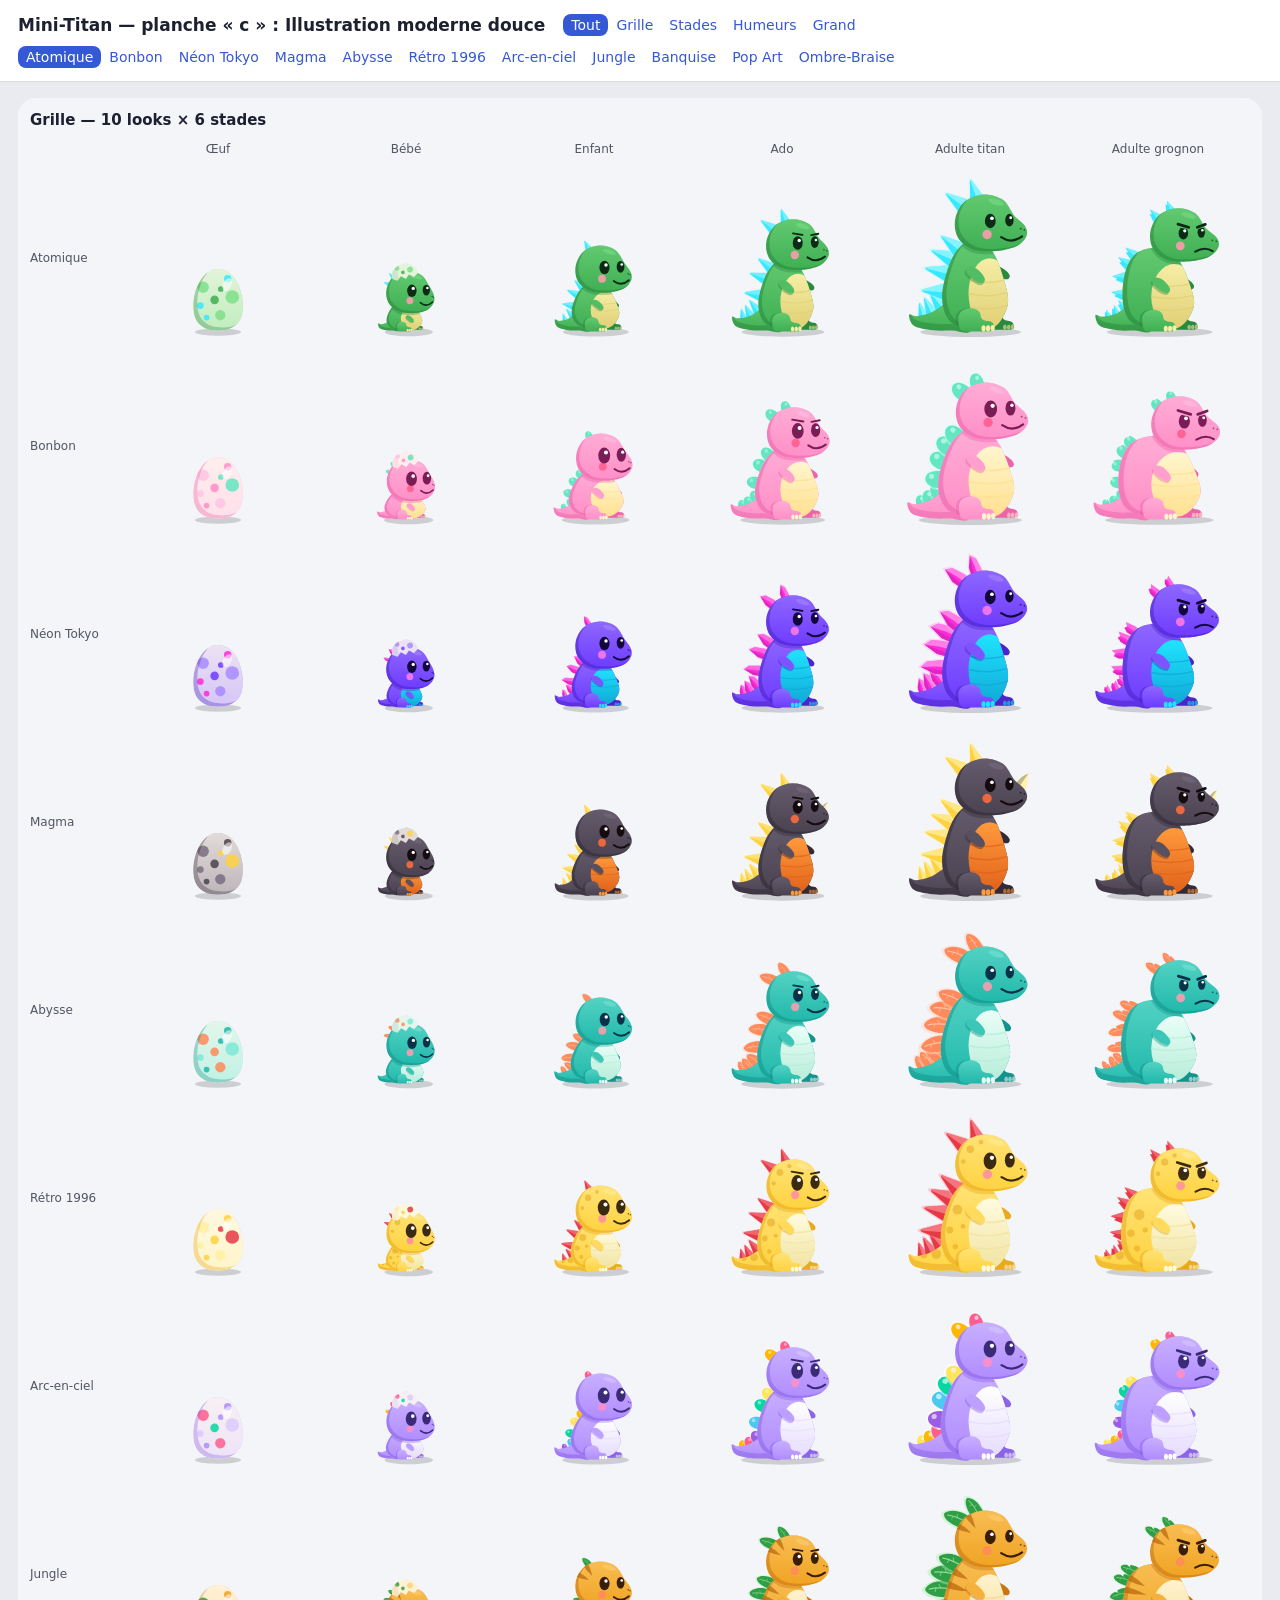
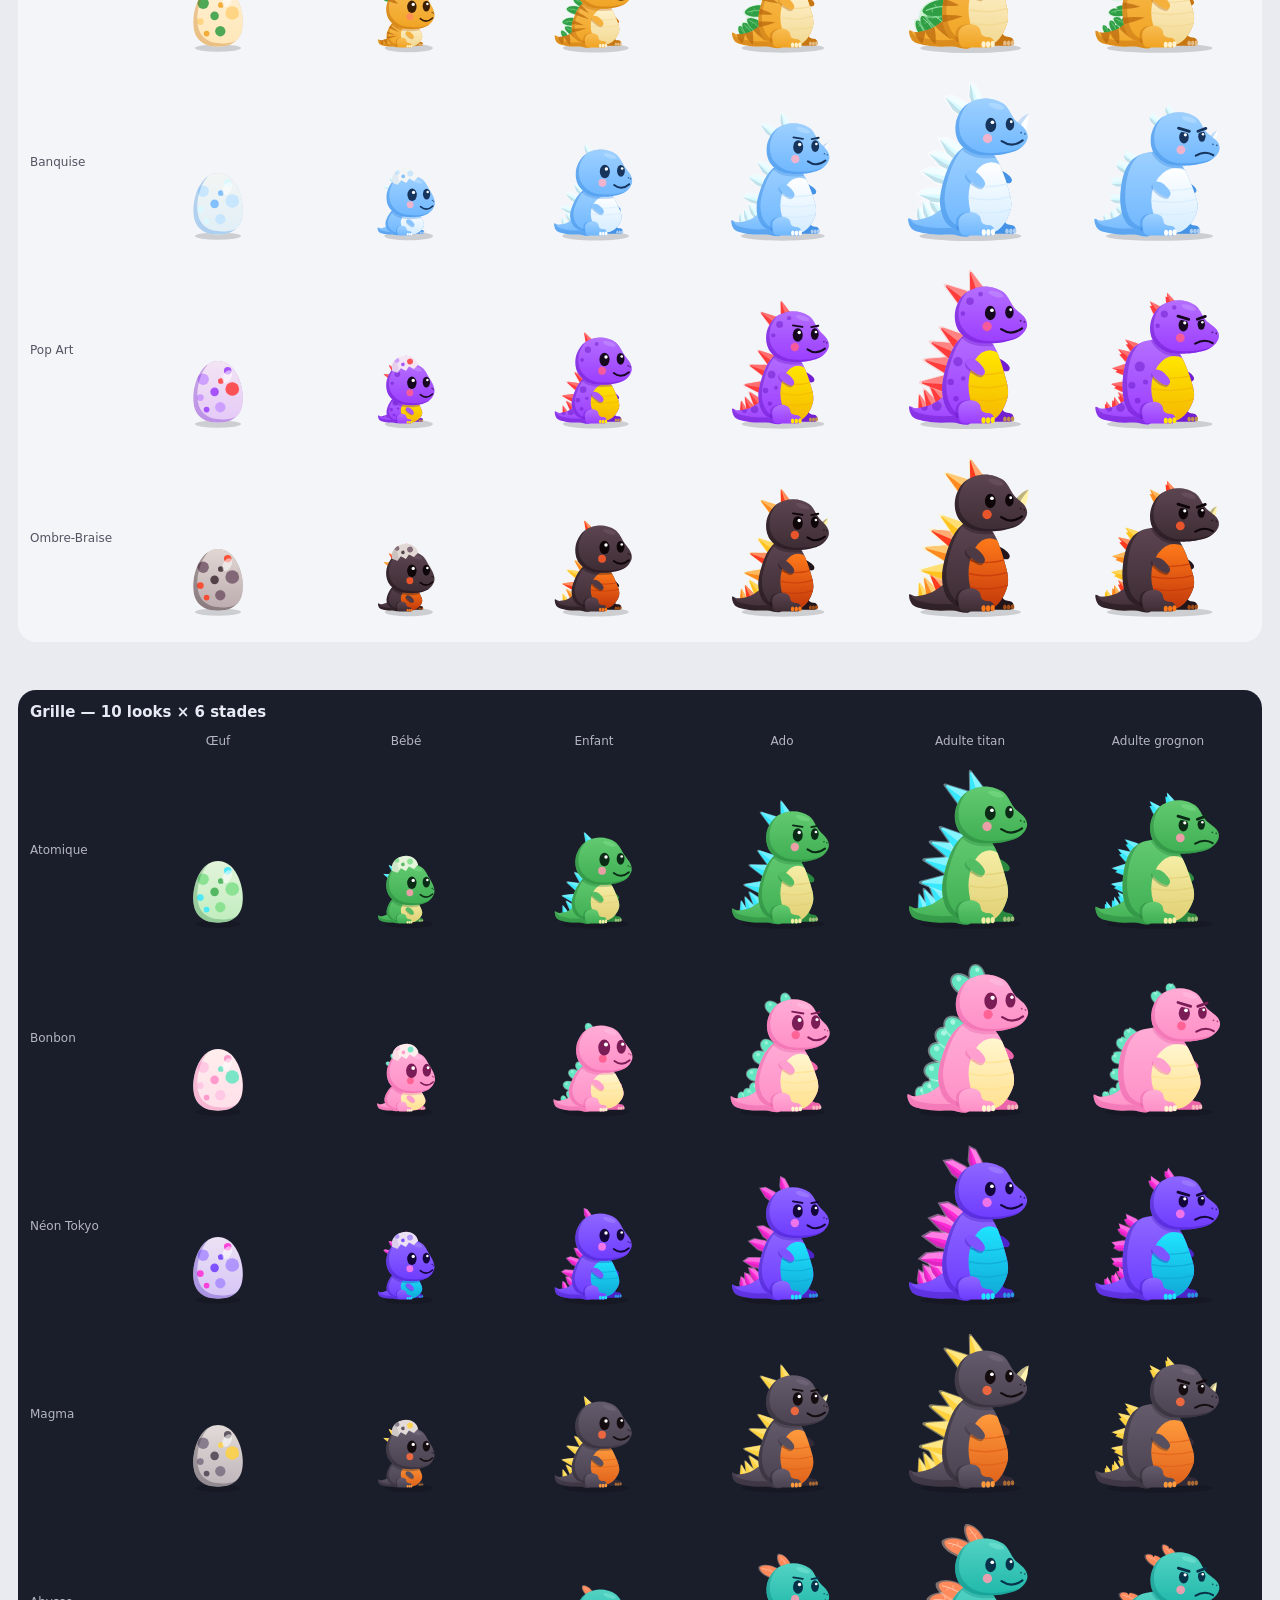
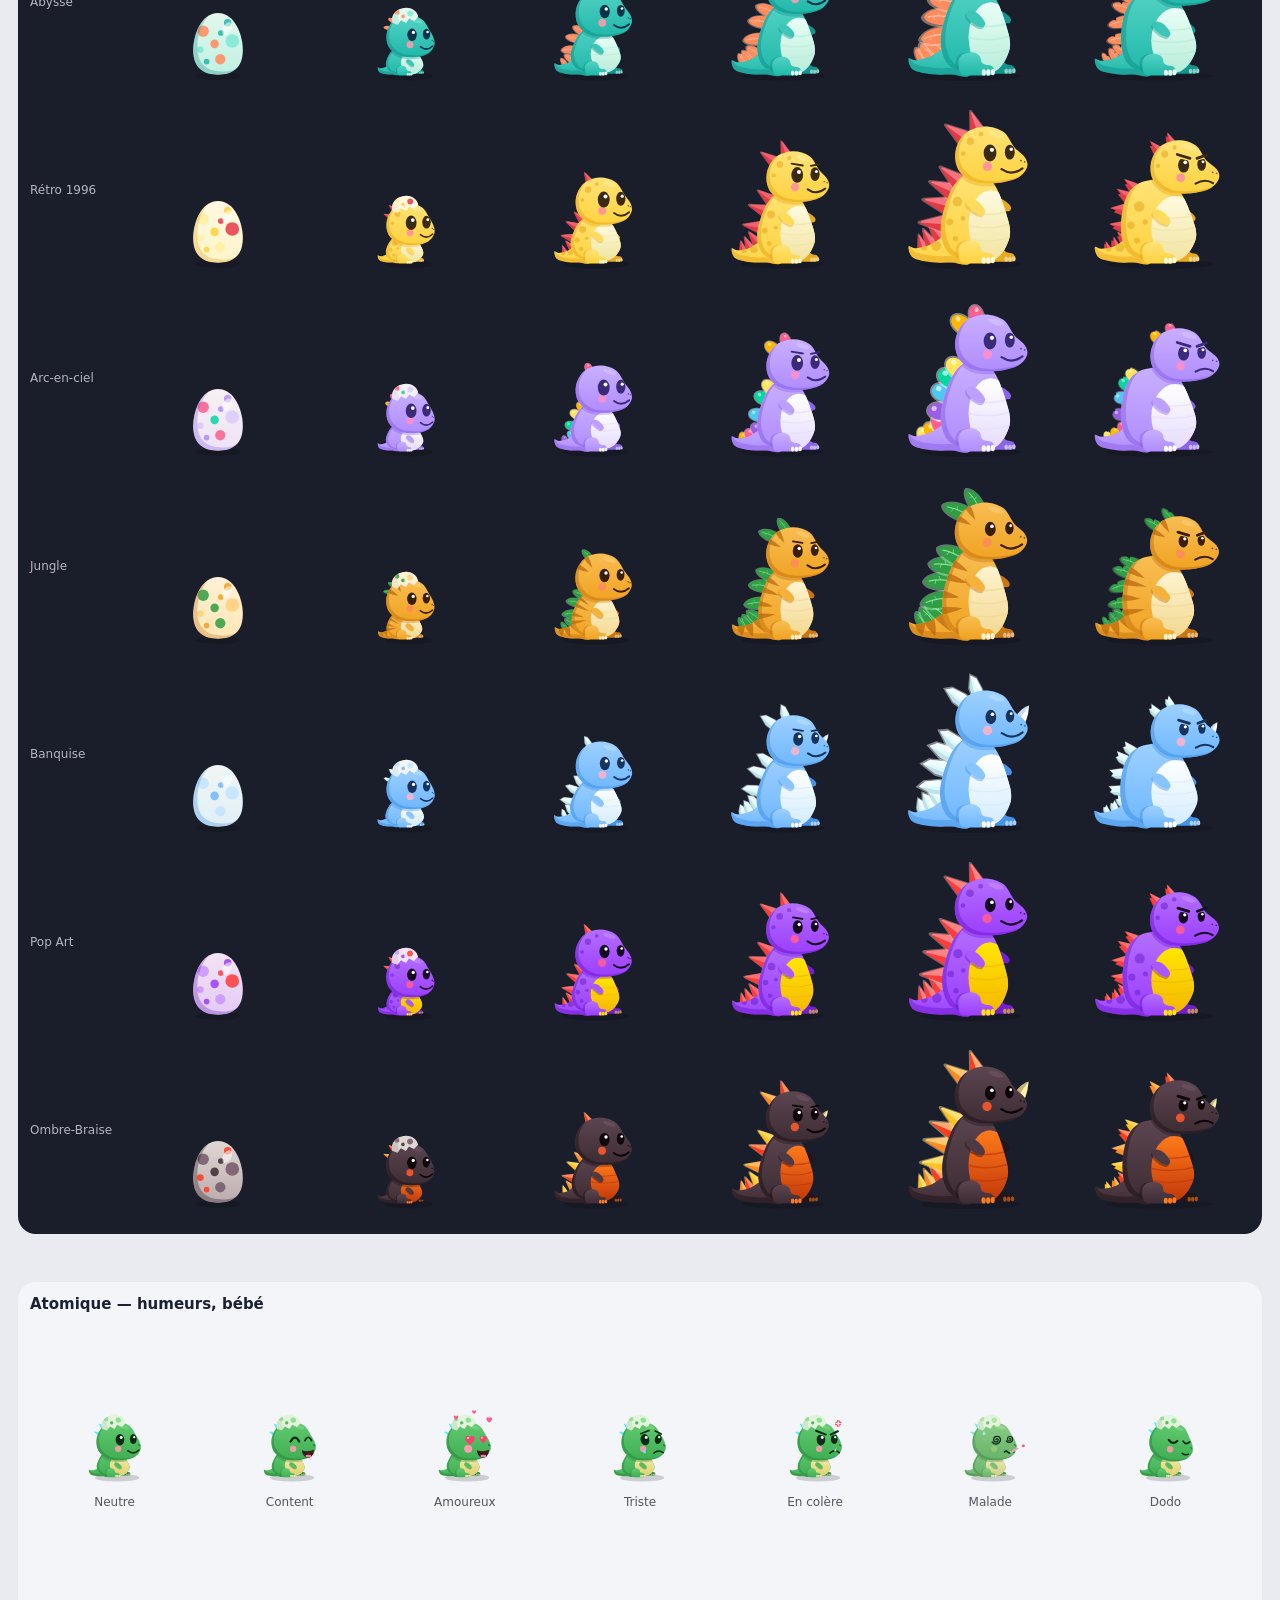
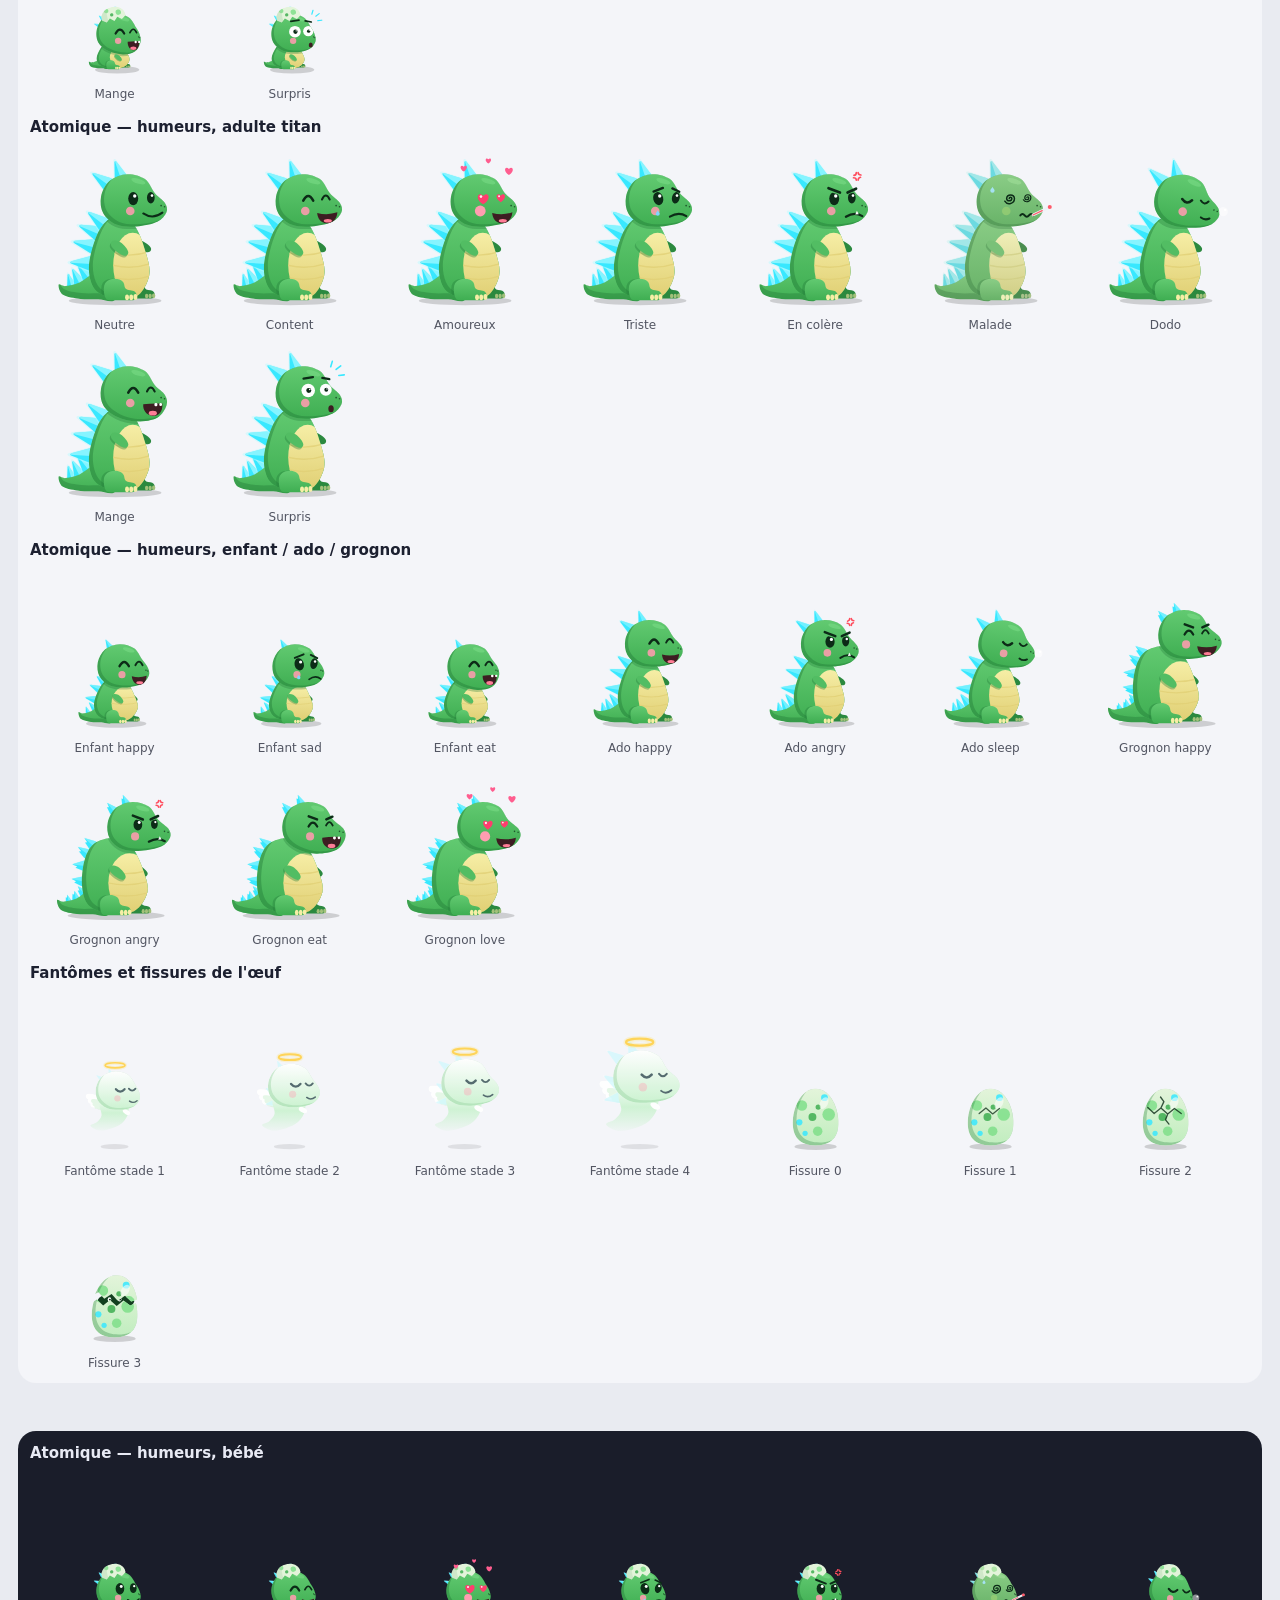
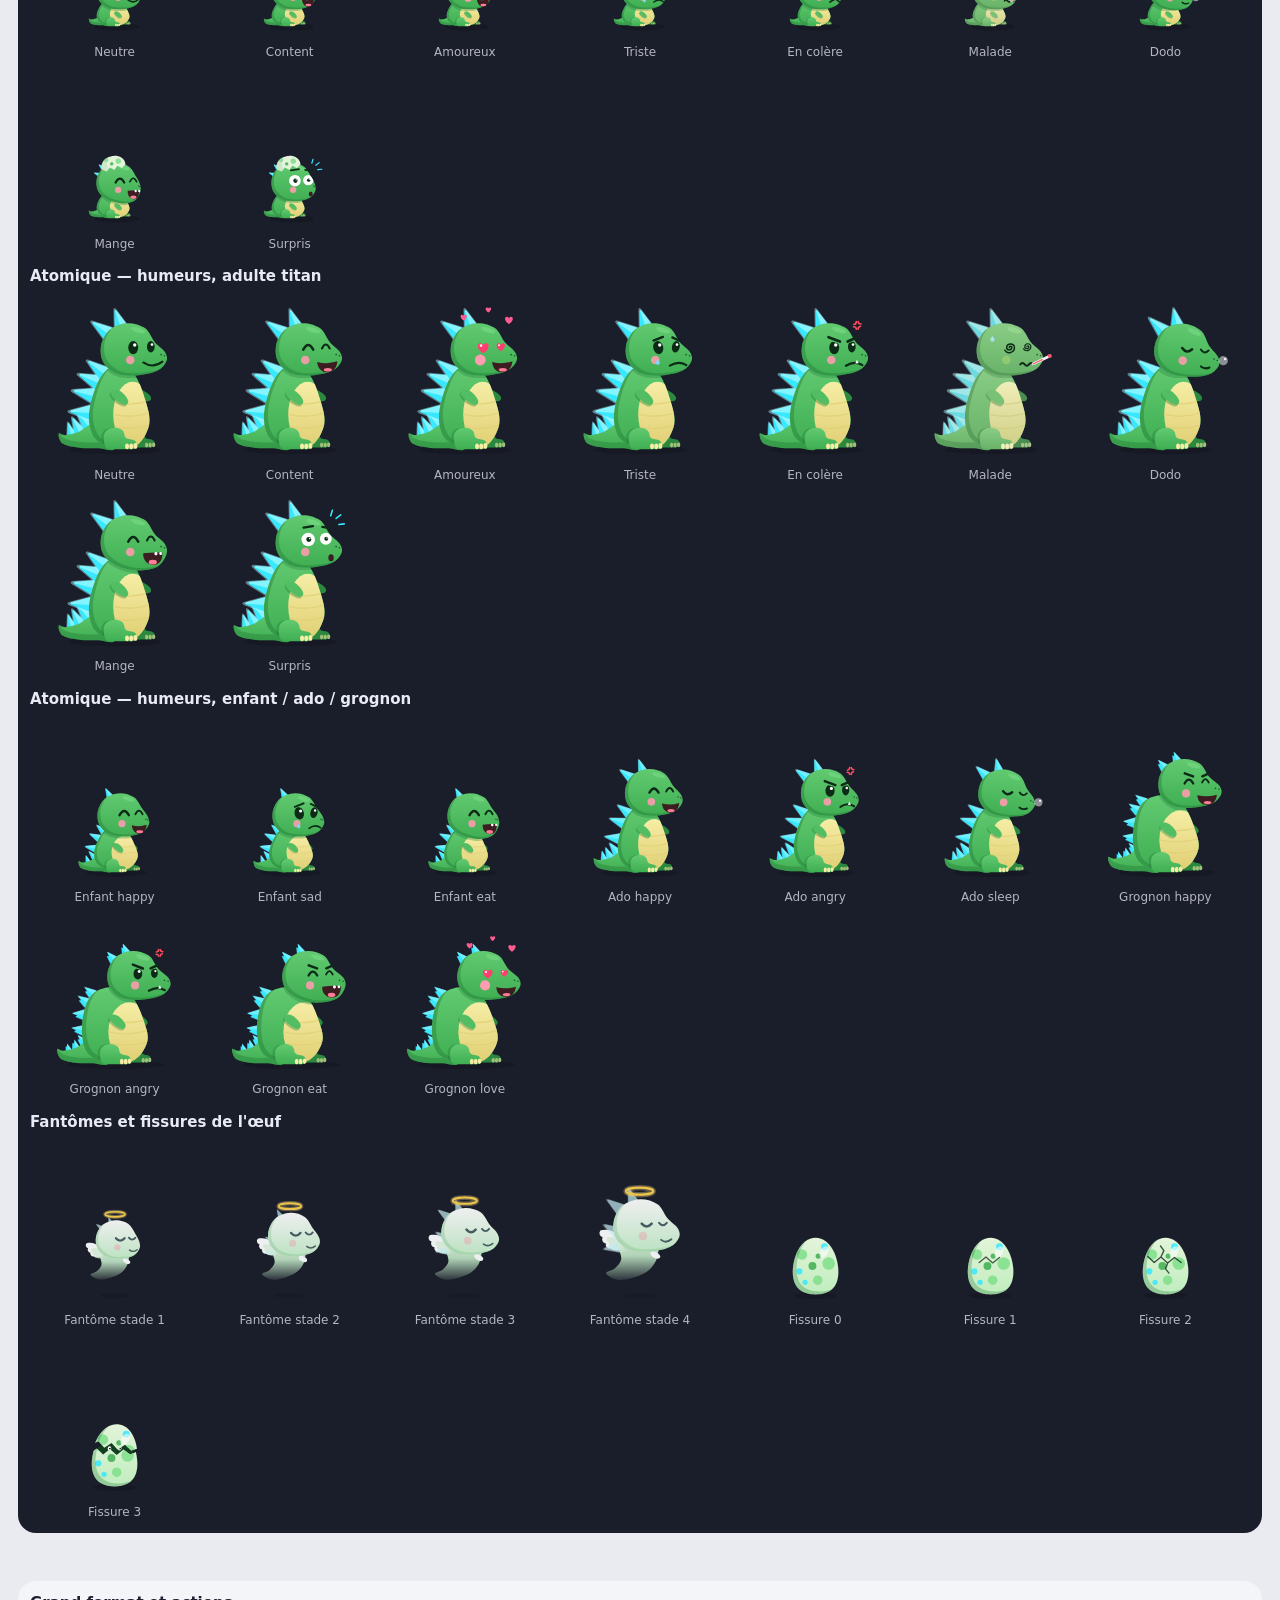
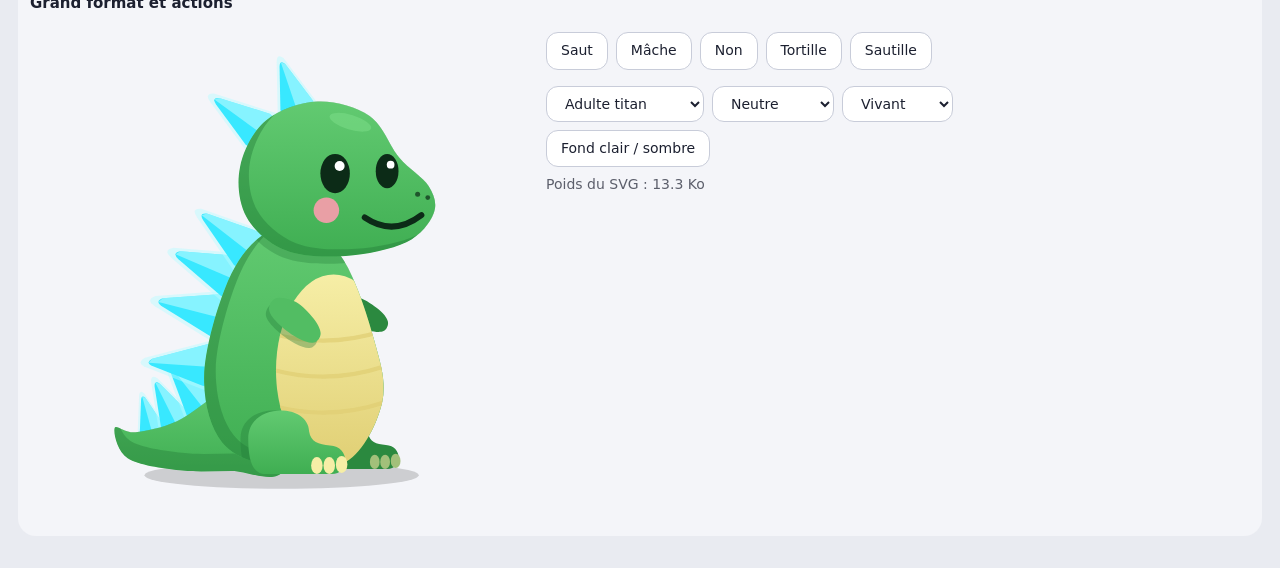
<file: planche-c.html>
<!doctype html>
<html lang="fr">
<head>
<meta charset="utf-8">
<meta name="viewport" content="width=device-width, initial-scale=1">
<title>Mini-Titan — planche de contrôle « c »</title>
<style>
  * { box-sizing: border-box; }
  body { margin: 0; font: 14px/1.4 system-ui, -apple-system, "Segoe UI", Roboto, sans-serif; background: #e9ebf1; color: #1c2030; }
  header { padding: 14px 18px; display: flex; flex-wrap: wrap; gap: 10px 18px; align-items: center; background: #fff; border-bottom: 1px solid #d9dce6; }
  header h1 { font-size: 17px; margin: 0; }
  header a { color: #3558d6; text-decoration: none; padding: 3px 8px; border-radius: 8px; }
  header a.on { background: #3558d6; color: #fff; }
  section { padding: 16px 18px; }
  h2 { font-size: 15px; margin: 0 0 10px; }
  .panel { border-radius: 18px; padding: 12px; margin-bottom: 16px; }
  .light { background: #f4f5f9; color: #1c2030; }
  .dark { background: #1a1d2a; color: #e8eaf4; }
  .grid { display: grid; grid-template-columns: 92px repeat(6, minmax(0, 1fr)); gap: 4px; align-items: end; }
  .grid .lab { font-size: 12px; opacity: .75; align-self: center; }
  .grid .col { font-size: 12px; opacity: .75; text-align: center; padding-bottom: 4px; }
  .cell { position: relative; }
  .cell svg { display: block; width: 100%; height: auto; }
  .row { display: grid; grid-template-columns: repeat(auto-fill, minmax(var(--cell, 150px), 1fr)); gap: 6px; }
  .row .cell span { display: block; text-align: center; font-size: 12px; opacity: .75; }
  .bigwrap { display: flex; flex-wrap: wrap; gap: 16px; align-items: flex-start; }
  .big { width: 500px; max-width: 100%; }
  .big svg { display: block; width: 100%; height: auto; }
  .ctl { display: flex; flex-wrap: wrap; gap: 8px; max-width: 520px; padding: 8px 0; }
  button, select { font: inherit; padding: 8px 14px; border-radius: 12px; border: 1px solid #c8ccd9; background: #fff; color: #1c2030; cursor: pointer; }
  button:active { transform: scale(.97); }
</style>
</head>
<body>
<header>
  <h1>Mini-Titan — planche « c » : <span id="artname"></span></h1>
  <nav id="nav"></nav>
  <nav id="skins"></nav>
</header>
<main id="main"></main>

<script src="js/skins.js"></script>
<script src="js/art-c.js"></script>
<script>
(function () {
  var art = MT.arts.c, SK = MT.SKINS, q = {}, n = 0;
  location.search.replace(/^\?/, '').split('&').forEach(function (kv) { var p = kv.split('='); if (p[0]) q[p[0]] = decodeURIComponent(p[1] || ''); });
  var skinIdx = Math.max(0, Math.min(SK.length - 1, parseInt(q.skin, 10) || 0)), only = q.only || '', bg = q.bg || '';
  var skin = SK[skinIdx];

  var st = document.createElement('style'); st.textContent = art.css; document.head.appendChild(st);
  document.getElementById('artname').textContent = art.name;

  function link(label, params, on) {
    var p = [], k; for (k in params) if (params[k] !== '' && params[k] != null) p.push(k + '=' + encodeURIComponent(params[k]));
    return '<a class="' + (on ? 'on' : '') + '" href="?' + p.join('&') + '">' + label + '</a>';
  }
  document.getElementById('nav').innerHTML = [['Tout', ''], ['Grille', 'grid'], ['Stades', 'stages'], ['Humeurs', 'moods'], ['Grand', 'big']].map(function (x) {
    return link(x[0], { skin: skinIdx, only: x[1], bg: bg }, only === x[1]);
  }).join('');
  document.getElementById('skins').innerHTML = SK.map(function (s, i) { return link(s.name, { skin: i, only: only, bg: bg }, i === skinIdx); }).join('');

  function mon(sk, o) { o.uid = 'p' + (n++); return art.monster(sk, o); }
  function cell(sk, o, label) { return '<div class="cell">' + mon(sk, o) + (label ? '<span>' + label + '</span>' : '') + '</div>'; }
  var COLS = [['Œuf', { stage: 0 }], ['Bébé', { stage: 1 }], ['Enfant', { stage: 2 }], ['Ado', { stage: 3 }], ['Adulte titan', { stage: 4, form: 'titan' }], ['Adulte grognon', { stage: 4, form: 'grognon' }]];
  var MOODS = [['neutral', 'Neutre'], ['happy', 'Content'], ['love', 'Amoureux'], ['sad', 'Triste'], ['angry', 'En colère'], ['sick', 'Malade'], ['sleep', 'Dodo'], ['eat', 'Mange'], ['surprised', 'Surpris']];
  var BGS = bg === 'light' ? ['light'] : bg === 'dark' ? ['dark'] : ['light', 'dark'];
  function copy(o, extra) { var r = {}, k; for (k in o) r[k] = o[k]; for (k in extra) r[k] = extra[k]; return r; }

  function grid() {
    var h = '<div class="grid"><div></div>' + COLS.map(function (c) { return '<div class="col">' + c[0] + '</div>'; }).join('');
    var from = parseInt(q.from, 10) || 0, to = q.to === undefined ? SK.length - 1 : parseInt(q.to, 10);   /* captures : ?from=a&to=b */
    SK.forEach(function (sk, si) {
      if (si < from || si > to) return;
      h += '<div class="lab">' + sk.name + '</div>' + COLS.map(function (c) { return cell(sk, copy(c[1], { mood: 'neutral' })); }).join('');
    });
    return h + '</div>';
  }
  function moods() {
    var h = '<h2>' + skin.name + ' — humeurs, bébé</h2><div class="row">' + MOODS.map(function (m) { return cell(skin, { stage: 1, mood: m[0] }, m[1]); }).join('') + '</div>';
    h += '<h2 style="margin-top:14px">' + skin.name + ' — humeurs, adulte titan</h2><div class="row">' + MOODS.map(function (m) { return cell(skin, { stage: 4, form: 'titan', mood: m[0] }, m[1]); }).join('') + '</div>';
    h += '<h2 style="margin-top:14px">' + skin.name + ' — humeurs, enfant / ado / grognon</h2><div class="row">' +
      ['happy', 'sad', 'eat'].map(function (m) { return cell(skin, { stage: 2, mood: m }, 'Enfant ' + m); }).join('') +
      ['happy', 'angry', 'sleep'].map(function (m) { return cell(skin, { stage: 3, mood: m }, 'Ado ' + m); }).join('') +
      ['happy', 'angry', 'eat', 'love'].map(function (m) { return cell(skin, { stage: 4, form: 'grognon', mood: m }, 'Grognon ' + m); }).join('') + '</div>';
    h += '<h2 style="margin-top:14px">Fantômes et fissures de l\'œuf</h2><div class="row">' +
      [1, 2, 3, 4].map(function (s) { return cell(skin, { stage: s, dead: true, form: 'titan' }, 'Fantôme stade ' + s); }).join('') +
      [0, 1, 2, 3].map(function (k) { return cell(skin, { stage: 0, crack: k }, 'Fissure ' + k); }).join('') + '</div>';
    return h;
  }
  if (q.part) {   /* captures : ?only=moods&part=0..3 n'affiche qu'un des quatre blocs */
    var fullMoods = moods;
    moods = function () { var parts = fullMoods().split('<h2'); return '<h2' + parts[1 + (parseInt(q.part, 10) || 0)].replace(' style="margin-top:14px"', ''); };
  }

  var html = '';
  if (!only || only === 'grid') BGS.forEach(function (b) { html += '<section><div class="panel ' + b + '"><h2>Grille — 10 looks × 6 stades</h2>' + grid() + '</div></section>'; });
  if (only === 'stages') BGS.forEach(function (b) {
    html += '<section><div class="panel ' + b + '"><h2>' + skin.name + ' — les 6 stades en grand</h2><div class="row" style="grid-template-columns:repeat(3,minmax(0,1fr))">' +
      COLS.map(function (c) { return cell(skin, copy(c[1], { mood: q.mood || 'neutral', crack: +(q.crack || 0) }), c[0]); }).join('') + '</div></div></section>';
  });
  if (!only || only === 'moods') BGS.forEach(function (b) { html += '<section><div class="panel ' + b + '">' + moods() + '</div></section>'; });
  if (!only || only === 'big') {
    html += '<section><div class="panel ' + (bg === 'dark' ? 'dark' : 'light') + '" id="bigpanel"><h2>Grand format et actions</h2><div class="bigwrap"><div class="big" id="big"></div><div>' +
      '<div class="ctl" id="acts">' + [['jump', 'Saut'], ['chomp', 'Mâche'], ['no', 'Non'], ['wiggle', 'Tortille'], ['hop', 'Sautille']].map(function (a) { return '<button data-act="' + a[0] + '">' + a[1] + '</button>'; }).join('') + '</div>' +
      '<div class="ctl"><select id="selStage">' + COLS.map(function (c, i) { return '<option value="' + i + '"' + (i === 4 ? ' selected' : '') + '>' + c[0] + '</option>'; }).join('') + '</select>' +
      '<select id="selMood">' + MOODS.map(function (m) { return '<option value="' + m[0] + '">' + m[1] + '</option>'; }).join('') + '</select>' +
      '<select id="selDead"><option value="">Vivant</option><option value="1">Fantôme</option></select>' +
      '<button id="togBg">Fond clair / sombre</button></div><div id="info" style="opacity:.7"></div></div></div></div></section>';
  }
  document.getElementById('main').innerHTML = html;
  if (q.cell) document.documentElement.style.setProperty('--cell', parseInt(q.cell, 10) + 'px');
  if (q.vb && only !== 'big') Array.prototype.forEach.call(document.querySelectorAll('.row svg'), function (el) { el.setAttribute('viewBox', q.vb.split(',').join(' ')); el.style.overflow = 'hidden'; });
  if (q.hide) document.querySelector('header').style.display = 'none';      /* captures : sans en-tête */
  if (q.y) setTimeout(function () { window.scrollTo(0, parseInt(q.y, 10) || 0); }, 50);

  var big = document.getElementById('big');
  if (big) {
    var selStage = document.getElementById('selStage'), selMood = document.getElementById('selMood'), selDead = document.getElementById('selDead');
    if (q.stage) selStage.value = q.stage;
    if (q.mood) selMood.value = q.mood;
    if (q.dead) selDead.value = '1';
    var draw = function () {
      var o = copy(COLS[+selStage.value][1], { mood: selMood.value, dead: selDead.value === '1', crack: +(q.crack || 0), uid: 'big' });
      var svg = art.monster(skin, o);
      big.innerHTML = svg;
      if (q.vb) big.firstChild.setAttribute('viewBox', q.vb.split(',').join(' '));   /* loupe pour inspecter : ?vb=x,y,l,h */
      document.getElementById('info').textContent = 'Poids du SVG : ' + (svg.length / 1024).toFixed(1) + ' Ko';
    };
    selStage.onchange = selMood.onchange = selDead.onchange = draw;
    draw();
    var timer = 0;
    document.getElementById('acts').addEventListener('click', function (ev) {
      var a = ev.target.getAttribute('data-act'); if (!a) return;
      clearTimeout(timer);
      big.className = 'big'; void big.offsetWidth;
      big.className = 'big mt-act-' + a;
      timer = setTimeout(function () { big.className = 'big'; }, 1200);
    });
    document.getElementById('togBg').onclick = function () { var p = document.getElementById('bigpanel'); p.className = 'panel ' + (/dark/.test(p.className) ? 'light' : 'dark'); };
  }
})();
</script>
</body>
</html>
</file>
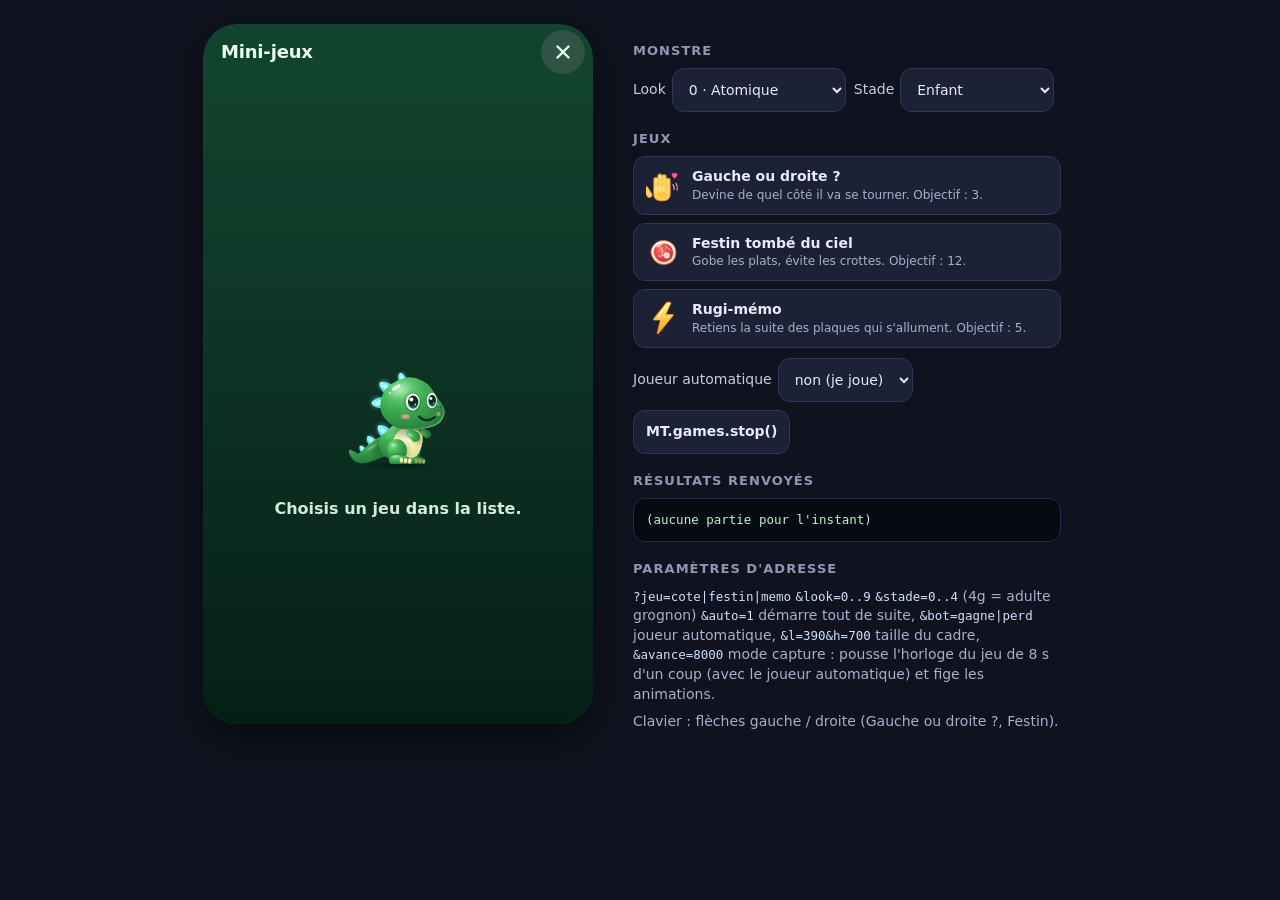
<file: planche-jeux.html>
<!doctype html>
<html lang="fr">
<head>
<meta charset="utf-8">
<meta name="viewport" content="width=device-width, initial-scale=1, viewport-fit=cover">
<link rel="icon" href="icons/icon.svg" type="image/svg+xml">
<title>Mini-Titan — planche des mini-jeux</title>
<style>
  * { box-sizing: border-box; -webkit-tap-highlight-color: transparent; }
  html, body { margin: 0; }
  body { min-height: 100vh; font: 14px/1.4 system-ui, -apple-system, "Segoe UI", Roboto, sans-serif; background: #10131f; color: #e8ebf7;
         display: flex; flex-wrap: wrap; align-items: flex-start; justify-content: center; gap: 24px; padding: 0 0 40px; }
  /* cadre de téléphone : simule l'écran « jeux » de l'appli (en-tête + hôte) */
  .tel { position: relative; flex: none; width: 390px; height: 700px; max-width: 100vw; display: flex; flex-direction: column; overflow: hidden;
         background: #05070d; box-shadow: 0 12px 40px rgba(0,0,0,.5); }
  @media (min-width: 700px) { body { padding-top: 24px; } .tel { border-radius: 34px; } }
  /* mode capture (?avance=ms) : cadre calé en haut à gauche, animations CSS figées sur leur état final */
  body.capture { justify-content: flex-start; padding: 0; flex-wrap: nowrap; }
  body.capture .tel { border-radius: 0; max-width: none; }
  body.capture .mtg-root, body.capture .mtg-root * { animation-duration: 0s !important; animation-delay: 0s !important; transition-duration: 0s !important; transition-delay: 0s !important; }
  .entete { flex: none; height: 56px; display: flex; align-items: center; gap: 10px; padding: 0 8px 0 18px; color: var(--ink, #fff);
            background: var(--bg1, #223); }
  .entete h1 { flex: 1 1 auto; margin: 0; font-size: 18px; font-weight: 800; letter-spacing: -.01em; white-space: nowrap; overflow: hidden; text-overflow: ellipsis; }
  .fermer { flex: none; width: 44px; height: 44px; border: 0; border-radius: 50%; background: rgba(127,127,127,.28); color: inherit; cursor: pointer;
            display: flex; align-items: center; justify-content: center; }
  .fermer svg { width: 22px; height: 22px; }
  .fermer:active { transform: scale(.94); }
  #hote { position: relative; flex: 1 1 auto; min-height: 0; background: var(--bg1, #223); }
  .vide { position: absolute; inset: 0; display: flex; flex-direction: column; align-items: center; justify-content: center; gap: 14px; padding: 24px; text-align: center;
          color: var(--ink, #fff); background: linear-gradient(180deg, var(--bg1, #223), var(--bg2, #112)); }
  .vide .apercu { width: 200px; height: 200px; }
  .vide .apercu svg { width: 100%; height: 100%; display: block; }
  .vide p { margin: 0; font-size: 16px; font-weight: 600; opacity: .9; }
  .vide .res { font-size: 22px; font-weight: 800; }

  .reglages { flex: 1 1 320px; max-width: 460px; padding: 0 16px; }
  .reglages h2 { font-size: 13px; font-weight: 700; text-transform: uppercase; letter-spacing: .08em; color: #8f97b5; margin: 18px 0 8px; }
  .reglages p { margin: 0 0 8px; color: #a9b0cc; }
  .ligne { display: flex; flex-wrap: wrap; gap: 8px; align-items: center; }
  select, .reglages button { font: inherit; color: #e8ebf7; background: #1c2136; border: 1px solid #2f3657; border-radius: 12px; padding: 10px 12px; min-height: 44px; }
  .reglages button { cursor: pointer; font-weight: 650; }
  .reglages button:active { transform: scale(.97); }
  .reglages button.jeu { flex: 1 1 100%; text-align: left; display: flex; align-items: center; gap: 12px; }
  .reglages button.jeu svg { width: 34px; height: 34px; flex: none; }
  .reglages button.jeu small { display: block; font-weight: 500; color: #a9b0cc; font-size: 12px; }
  label { display: inline-flex; align-items: center; gap: 6px; color: #c7cce3; }
  pre { margin: 0; padding: 12px; border-radius: 12px; background: #080a13; border: 1px solid #232946; color: #b9f5c9; font: 12.5px/1.5 ui-monospace, Consolas, monospace;
        white-space: pre-wrap; max-height: 220px; overflow: auto; }
  code { font-family: ui-monospace, Consolas, monospace; font-size: 12.5px; color: #cfe1ff; }
</style>
</head>
<body>

<div class="tel" id="tel">
  <header class="entete">
    <h1 id="titre">Mini-jeux</h1>
    <button class="fermer" id="fermer" type="button" aria-label="Fermer le jeu">
      <svg viewBox="0 0 24 24" aria-hidden="true"><path d="M6 6l12 12M18 6 6 18" fill="none" stroke="currentColor" stroke-width="2.6" stroke-linecap="round"/></svg>
    </button>
  </header>
  <div id="hote"></div>
</div>

<section class="reglages">
  <h2>Monstre</h2>
  <div class="ligne">
    <label>Look <select id="look"></select></label>
    <label>Stade <select id="stade"></select></label>
  </div>

  <h2>Jeux</h2>
  <div class="ligne" id="jeux"></div>
  <div class="ligne" style="margin-top:10px">
    <label>Joueur automatique
      <select id="bot">
        <option value="">non (je joue)</option>
        <option value="gagne">il gagne</option>
        <option value="perd">il perd</option>
      </select>
    </label>
    <button id="stop" type="button">MT.games.stop()</button>
  </div>

  <h2>Résultats renvoyés</h2>
  <pre id="journal">(aucune partie pour l'instant)</pre>

  <h2>Paramètres d'adresse</h2>
  <p><code>?jeu=cote|festin|memo</code> <code>&amp;look=0..9</code> <code>&amp;stade=0..4</code> (4g = adulte grognon) <code>&amp;auto=1</code> démarre tout de suite,
     <code>&amp;bot=gagne|perd</code> joueur automatique, <code>&amp;l=390&amp;h=700</code> taille du cadre,
     <code>&amp;avance=8000</code> mode capture : pousse l'horloge du jeu de 8 s d'un coup (avec le joueur automatique) et fige les animations.</p>
  <p>Clavier : flèches gauche / droite (Gauche ou droite ?, Festin).</p>
</section>

<script src="js/skins.js"></script>
<script src="js/core.js"></script>
<script src="js/art.js"></script>
<script src="js/scenes.js"></script>
<script src="js/sfx.js"></script>
<script src="js/games.js"></script>
<script>
(function () {
  'use strict';
  var q = new URLSearchParams(location.search);
  var $ = function (id) { return document.getElementById(id); };
  var tel = $('tel'), hote = $('hote'), titre = $('titre'), journal = $('journal');
  var selLook = $('look'), selStade = $('stade'), selBot = $('bot');
  var STADES = [['0', 'Œuf'], ['1', 'Bébé'], ['2', 'Enfant'], ['3', 'Ado'], ['4', 'Adulte titan'], ['4g', 'Adulte grognon']];
  var lignes = [], nUid = 0, enCours = '', botTimer = 0;

  /* ce que l'appli fait une fois : injecter les CSS */
  var st = document.createElement('style');
  st.textContent = (MT.art.css || '') + (MT.scenes.css || '') + MT.games.css;
  document.head.appendChild(st);

  MT.SKINS.forEach(function (s, i) { selLook.add(new Option(i + ' · ' + s.name, String(i))); });
  STADES.forEach(function (s) { selStade.add(new Option(s[1], s[0])); });
  selLook.value = String(Math.max(0, Math.min(MT.SKINS.length - 1, parseInt(q.get('look'), 10) || 0)));
  var stadeQ = q.get('stade');
  selStade.value = STADES.some(function (s) { return s[0] === stadeQ; }) ? stadeQ : '2';
  if (q.get('bot') === 'gagne' || q.get('bot') === 'perd') selBot.value = q.get('bot');
  var L = parseInt(q.get('l'), 10), H = parseInt(q.get('h'), 10);
  if (L >= 280 && L <= 600) tel.style.width = L + 'px';
  if (H >= 300 && H <= 1000) tel.style.height = H + 'px';

  function skin() { return MT.SKINS[+selLook.value] || MT.SKINS[0]; }
  function stade() { return parseInt(selStade.value, 10) || 0; }
  function forme() { return stade() === 4 ? (selStade.value === '4g' ? 'grognon' : 'titan') : ''; }
  function uid() { return 'pj' + (nUid++) + '_'; }

  function habille() {
    var ui = skin().ui;
    tel.style.setProperty('--bg1', ui.bgTop); tel.style.setProperty('--bg2', ui.bgBot); tel.style.setProperty('--ink', ui.ink);
  }
  function accueil(texte, res) {
    if (MT.games.running()) return;
    habille();
    titre.textContent = 'Mini-jeux';
    hote.innerHTML = '<div class="vide"><div class="apercu">' + MT.art.monster(skin(), { stage: stade(), form: forme(), mood: res ? (res.win ? 'happy' : 'sad') : 'neutral', uid: uid() }) + '</div>' +
      (res ? '<p class="res">' + (res.quit ? 'Partie interrompue' : (res.win ? 'Gagné' : 'Perdu')) + ' · score ' + res.score + '</p>' : '') +
      '<p>' + texte + '</p></div>';
  }

  /* le ctx que l'appli fournit au jeu */
  function ctx() {
    var sk = skin(), stg = stade(), frm = forme();
    return {
      skin: sk, stage: stg, form: frm,
      monster: function (o) { o = o || {}; return MT.art.monster(sk, { stage: stg, form: frm, mood: o.mood, uid: o.uid || uid() }); },
      prop: function (id) { return MT.props.svg(id, uid()); },
      sfx: function (nom, opts) { return MT.sfx.play(nom, opts); },
      haptic: function (m) { return MT.haptic(m); },
      uid: uid
    };
  }

  function lance(id) {
    var def = MT.games.list.filter(function (g) { return g.id === id; })[0];
    if (!def) return null;
    try { MT.sfx.unlock(); } catch (e) {}
    habille();
    hote.innerHTML = '';
    titre.textContent = def.name;
    enCours = id;
    var t0 = performance.now();
    var p = MT.games.start(id, hote, ctx());
    p.then(function (res) {
      var s = Math.round((performance.now() - t0) / 100) / 10;
      lignes.unshift(id + ' → ' + JSON.stringify(res) + '   (' + s + ' s)');
      journal.textContent = lignes.slice(0, 12).join('\n');
      window.dernier = res;
      if (enCours === id && !MT.games.running()) { enCours = ''; accueil('Choisis un jeu dans la liste.', res); }
    });
    return p;
  }

  MT.games.list.forEach(function (g) {
    var b = document.createElement('button');
    b.type = 'button'; b.className = 'jeu';
    b.innerHTML = MT.props.svg(g.icon, uid()) + '<span>' + g.name + '<small>' + g.desc + ' Objectif : ' + g.goal + '.</small></span>';
    b.addEventListener('click', function () { lance(g.id); });
    $('jeux').appendChild(b);
  });
  $('fermer').addEventListener('click', function () { MT.games.stop(); });
  $('stop').addEventListener('click', function () { MT.games.stop(); });
  selLook.addEventListener('change', function () { accueil('Choisis un jeu dans la liste.'); });
  selStade.addEventListener('change', function () { accueil('Choisis un jeu dans la liste.'); });

  /* ---- joueur automatique : passe par de vrais événements (click / PointerEvent), comme un doigt ---- */
  function pointeur(cible, type, x, y) {
    var o = { bubbles: true, cancelable: true, composed: true, clientX: x, clientY: y, pointerId: 7, pointerType: 'touch', isPrimary: true, button: 0, buttons: type === 'pointerup' ? 0 : 1 };
    var e;
    try { e = new PointerEvent(type, o); } catch (err) { e = new MouseEvent(type.replace('pointer', 'mouse'), o); }
    cible.dispatchEvent(e);
  }
  var botDown = false, botWait = 0;
  function botPas(mode) {
    var s = MT.games._test.state(), root = hote.querySelector('.mtg-root');
    if (!s || !root) { botDown = false; return; }
    var perd = mode === 'perd';
    if (s.id === 'cote') {
      if (s.phase === 'choix' && s.canPick) {
        var veut = perd ? -s.answer : s.answer;
        root.querySelector(veut < 0 ? '.mtg-btn-l' : '.mtg-btn-r').click();
      }
    } else if (s.id === 'festin') {
      var r = root.querySelector('.mtg-stage').getBoundingClientRect(), cible = null, i, it;
      for (i = 0; i < s.items.length; i++) {
        it = s.items[i];
        if (it.poop !== perd) continue;
        if (!cible || it.y > cible.y) cible = it;
      }
      var x = cible ? cible.x : s.tx;
      if (!perd) for (i = 0; i < s.items.length; i++) {            // esquive : une crotte arrive sur la tête
        it = s.items[i];
        if (it.poop && Math.abs(it.x - x) < 62 && it.y > s.gy * 0.35 && (!cible || it.y > cible.y)) x = it.x < s.sw / 2 ? it.x + 95 : it.x - 95;
      }
      var cx = r.left + x * (r.width / s.sw), cy = r.bottom - 30;
      if (!botDown) { botDown = true; pointeur(root, 'pointerdown', cx, cy); }
      else pointeur(root, 'pointermove', cx, cy);
    } else if (s.id === 'memo') {
      if (s.phase !== 'input') { botWait = 2; return; }
      if (botWait-- > 0) return;
      botWait = 4;
      var k = s.seq[s.pos];
      if (perd && s.seq.length >= 3) k = (k + 1) % 4;
      var pads = root.querySelectorAll('.mtg-plate'), pr = pads[k].getBoundingClientRect();
      pointeur(pads[k], 'pointerdown', pr.left + pr.width / 2, pr.top + pr.height / 2);
      pointeur(pads[k], 'pointerup', pr.left + pr.width / 2, pr.top + pr.height / 2);
    }
  }
  /* avance rapide : l'horloge du jeu est poussée à la main (un navigateur sans fenêtre ne fait pas tourner requestAnimationFrame) */
  function avance(ms) {
    var n = 0;
    while (ms > 0 && MT.games.running()) {
      MT.games._test.advance(16); ms -= 16; n++;
      if (selBot.value && n % 4 === 0) botPas(selBot.value);
    }
  }
  var AV = parseInt(q.get('avance'), 10) || 0;
  if (AV > 0) document.body.classList.add('capture');
  else botTimer = setInterval(function () { if (selBot.value && MT.games.running()) botPas(selBot.value); }, 60);

  window.planche = { lance: lance, botPas: botPas, avance: avance, ctx: ctx, hote: hote };

  accueil('Choisis un jeu dans la liste.');
  var jeu = q.get('jeu');
  if (jeu && (q.get('auto') || AV > 0)) { lance(jeu); if (AV > 0) avance(AV); }
  else if (jeu) titre.textContent = (MT.games.list.filter(function (g) { return g.id === jeu; })[0] || { name: 'Mini-jeux' }).name;
})();
</script>
</body>
</html>
</file>
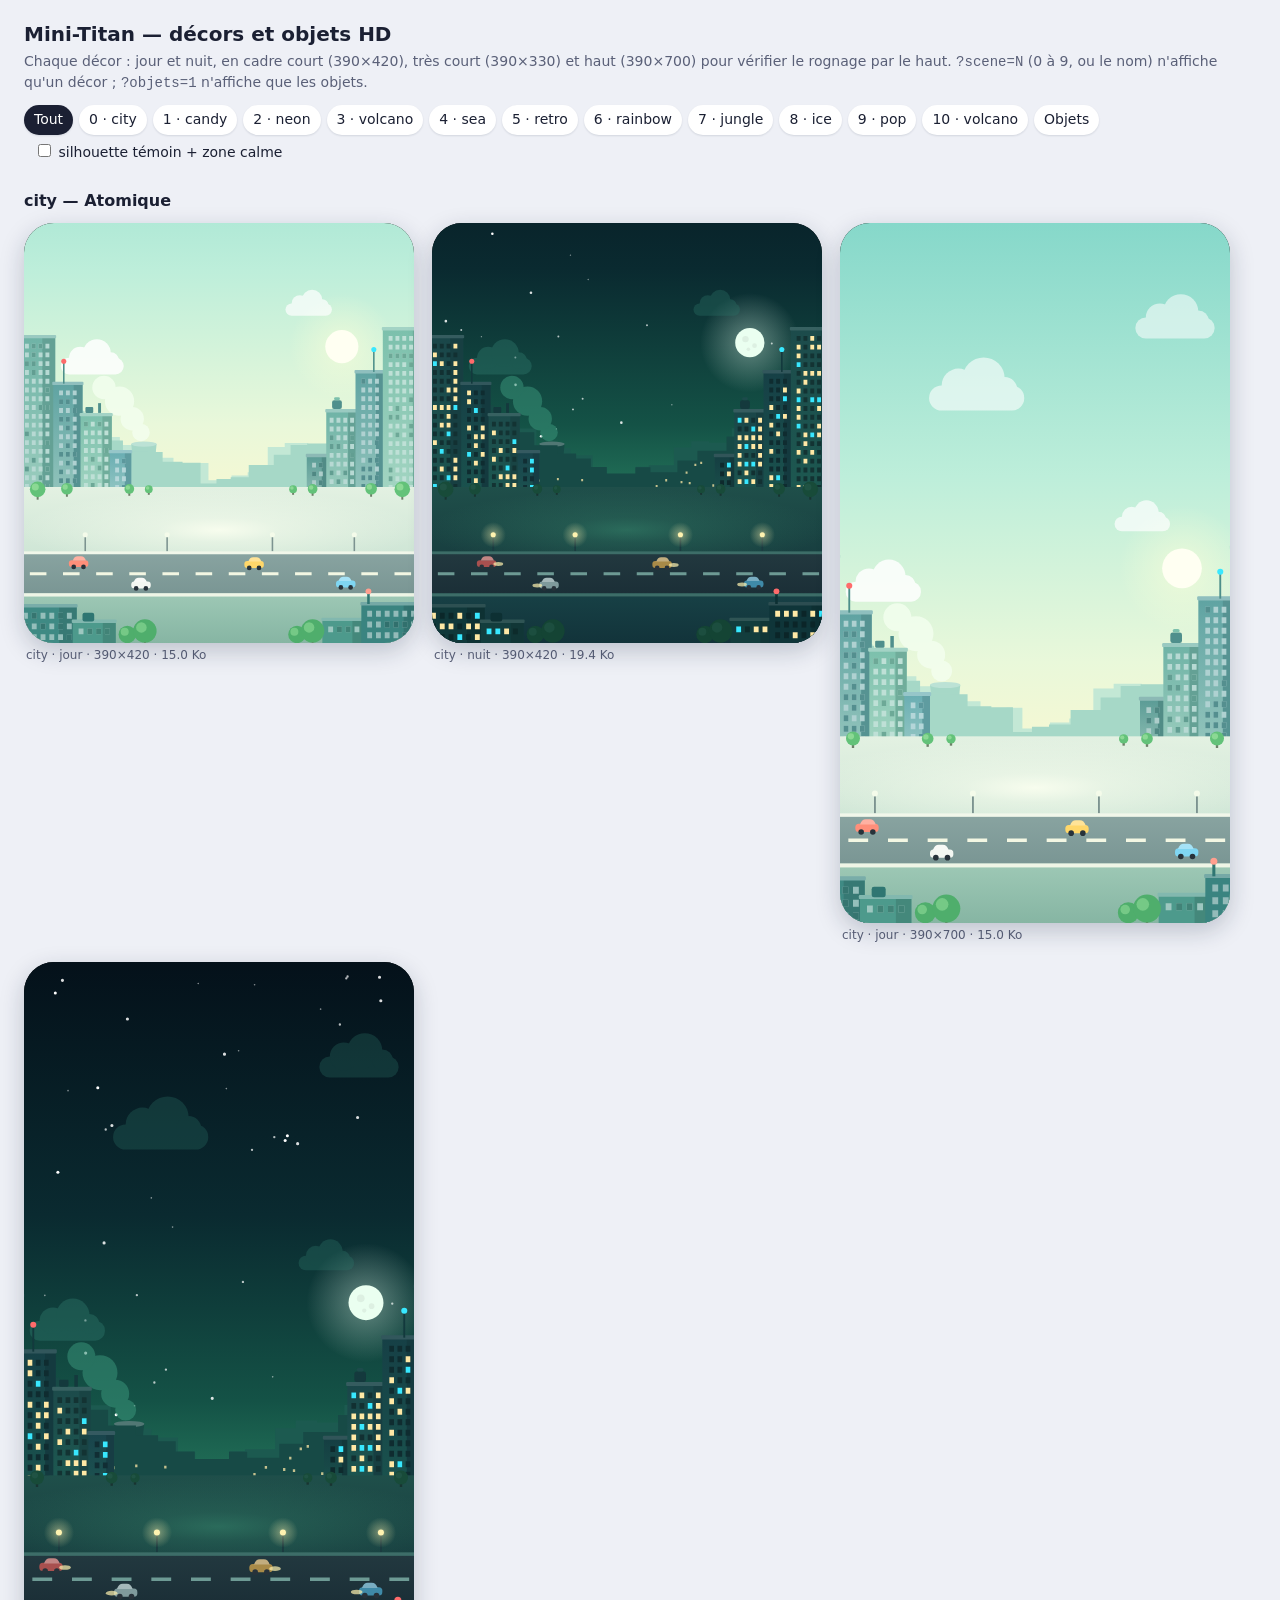
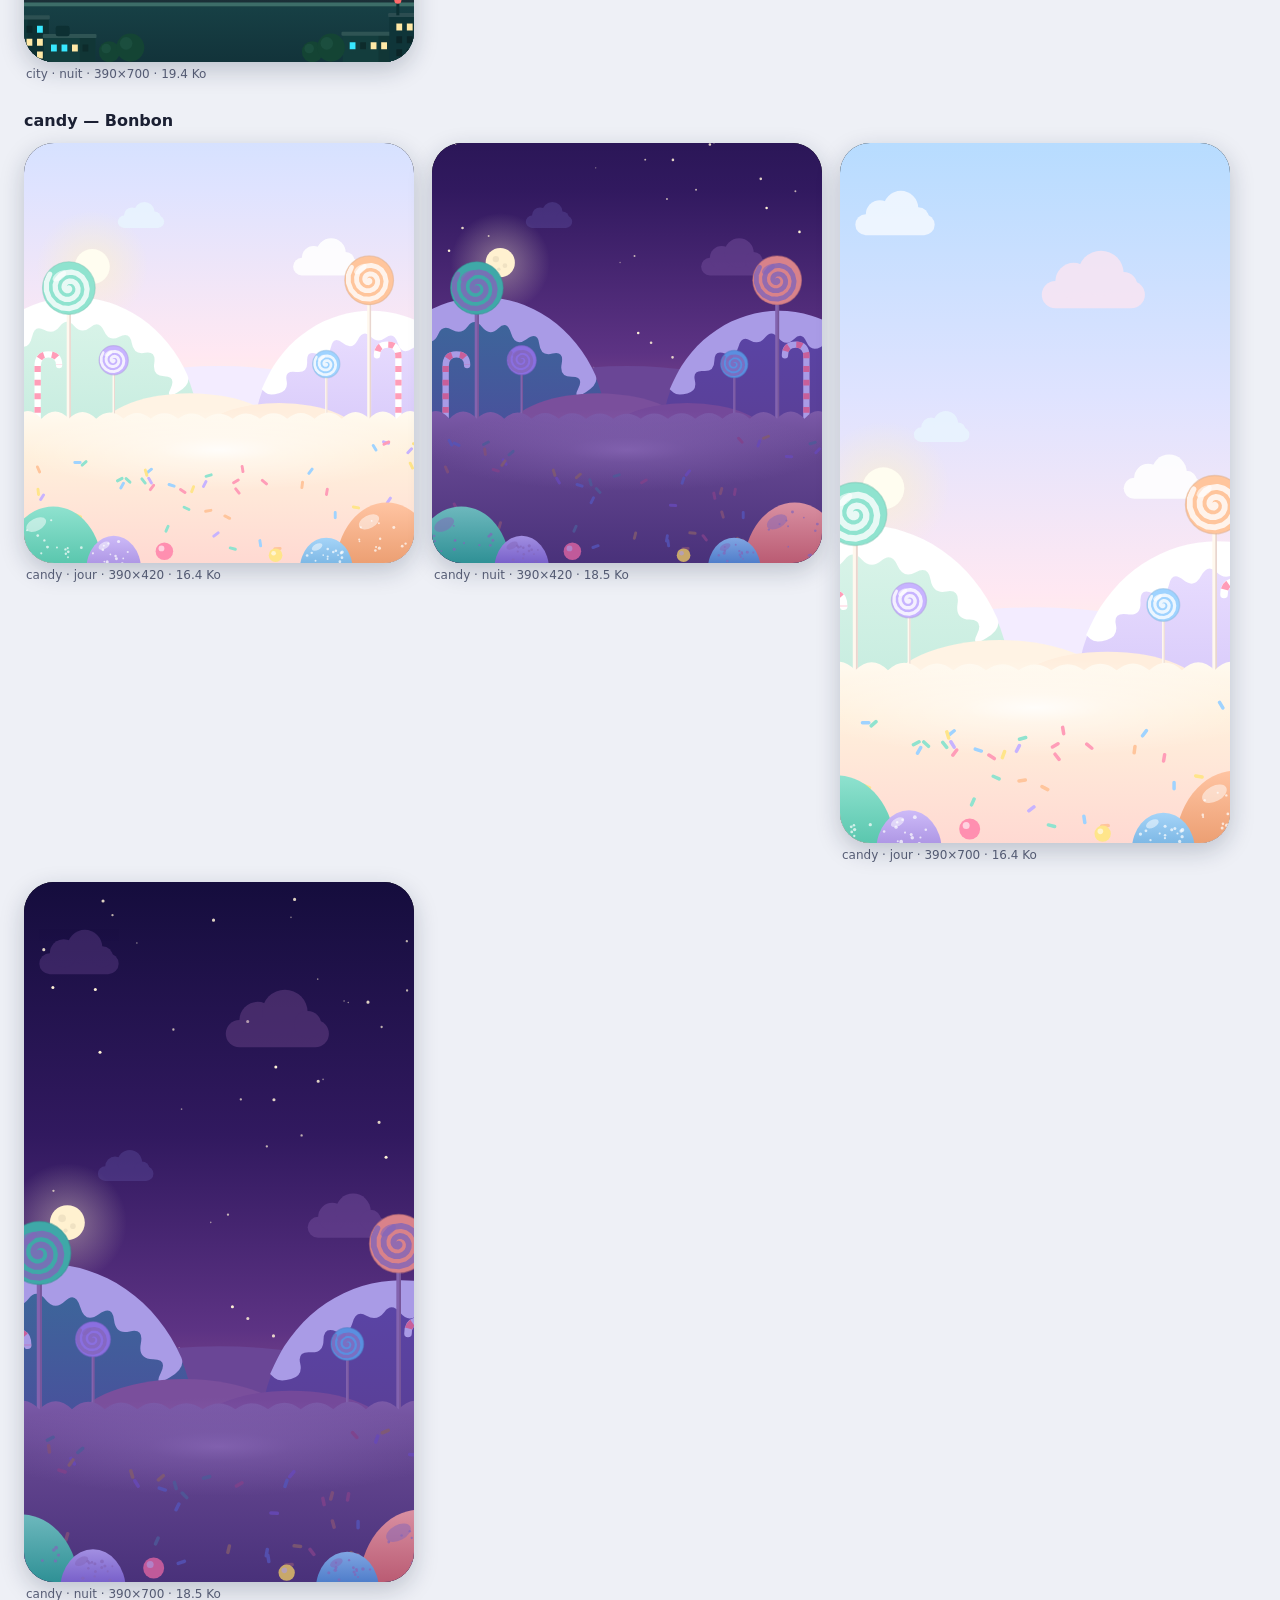
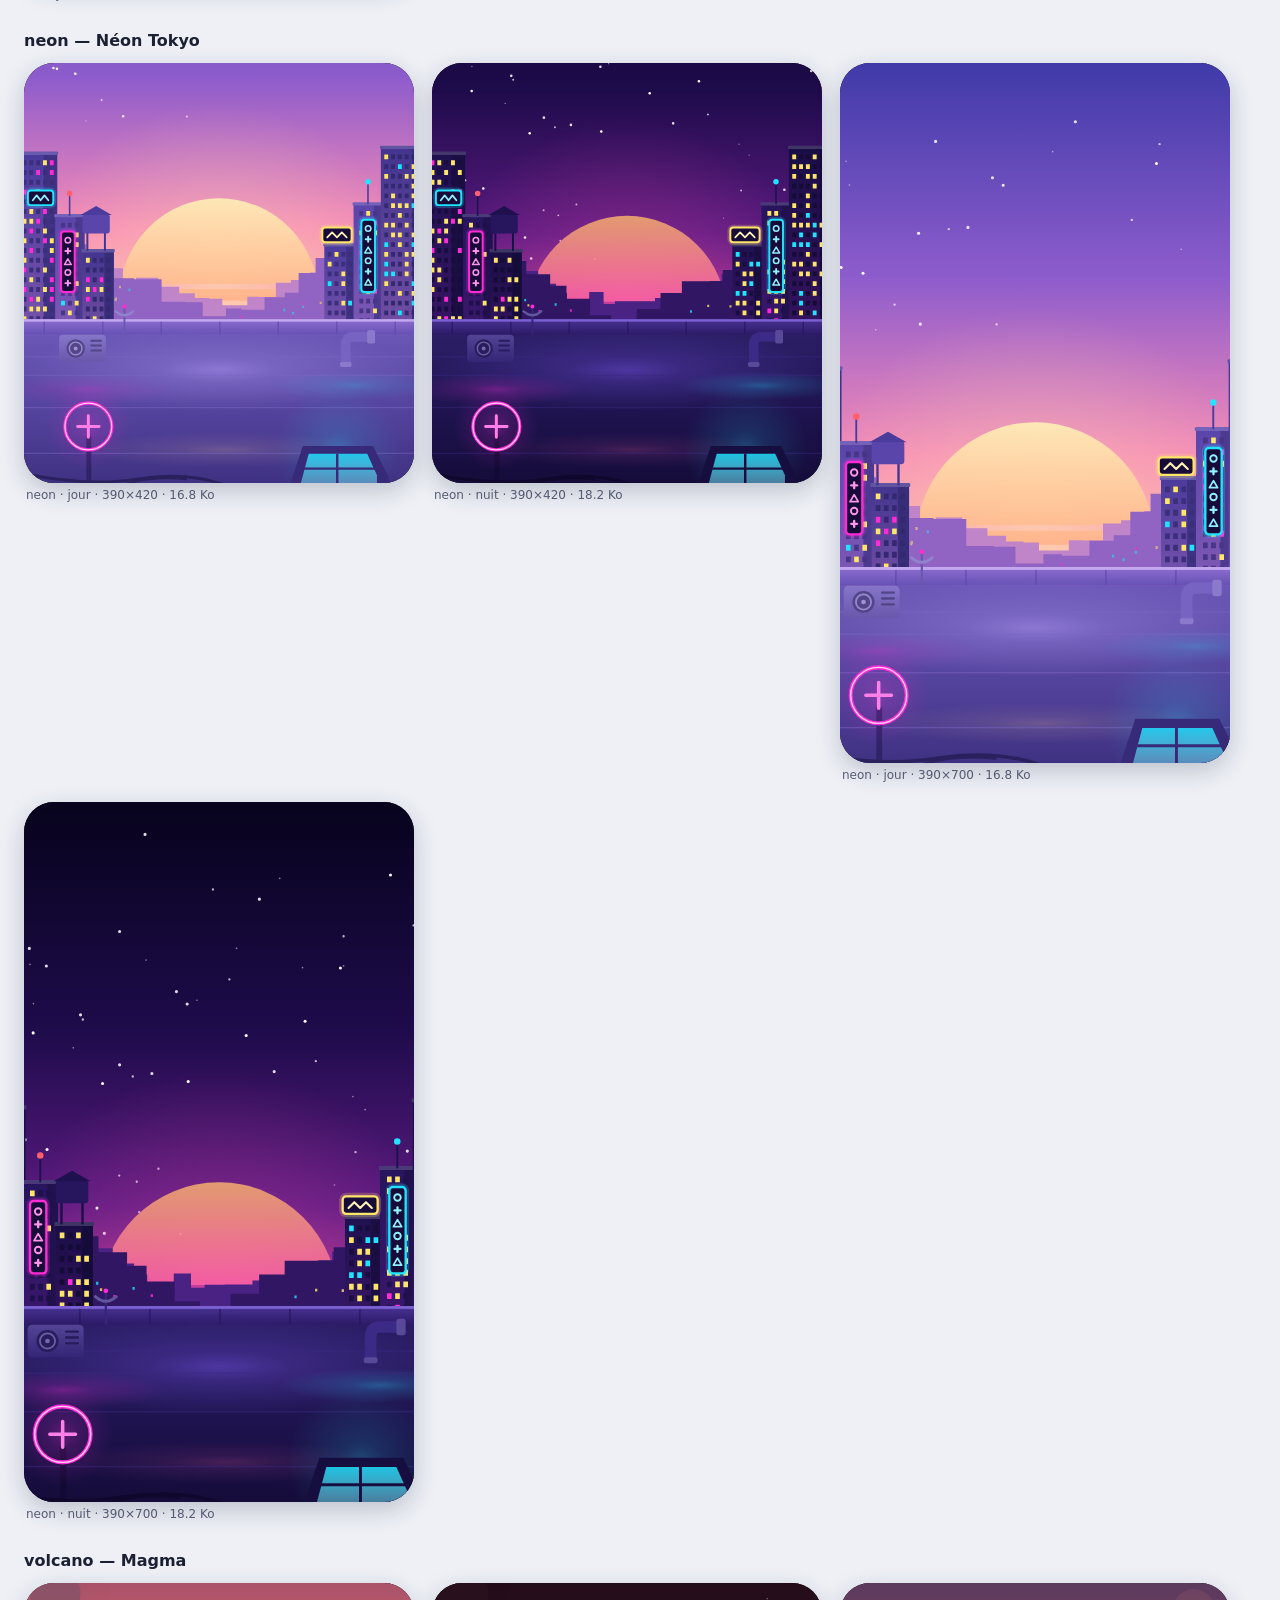
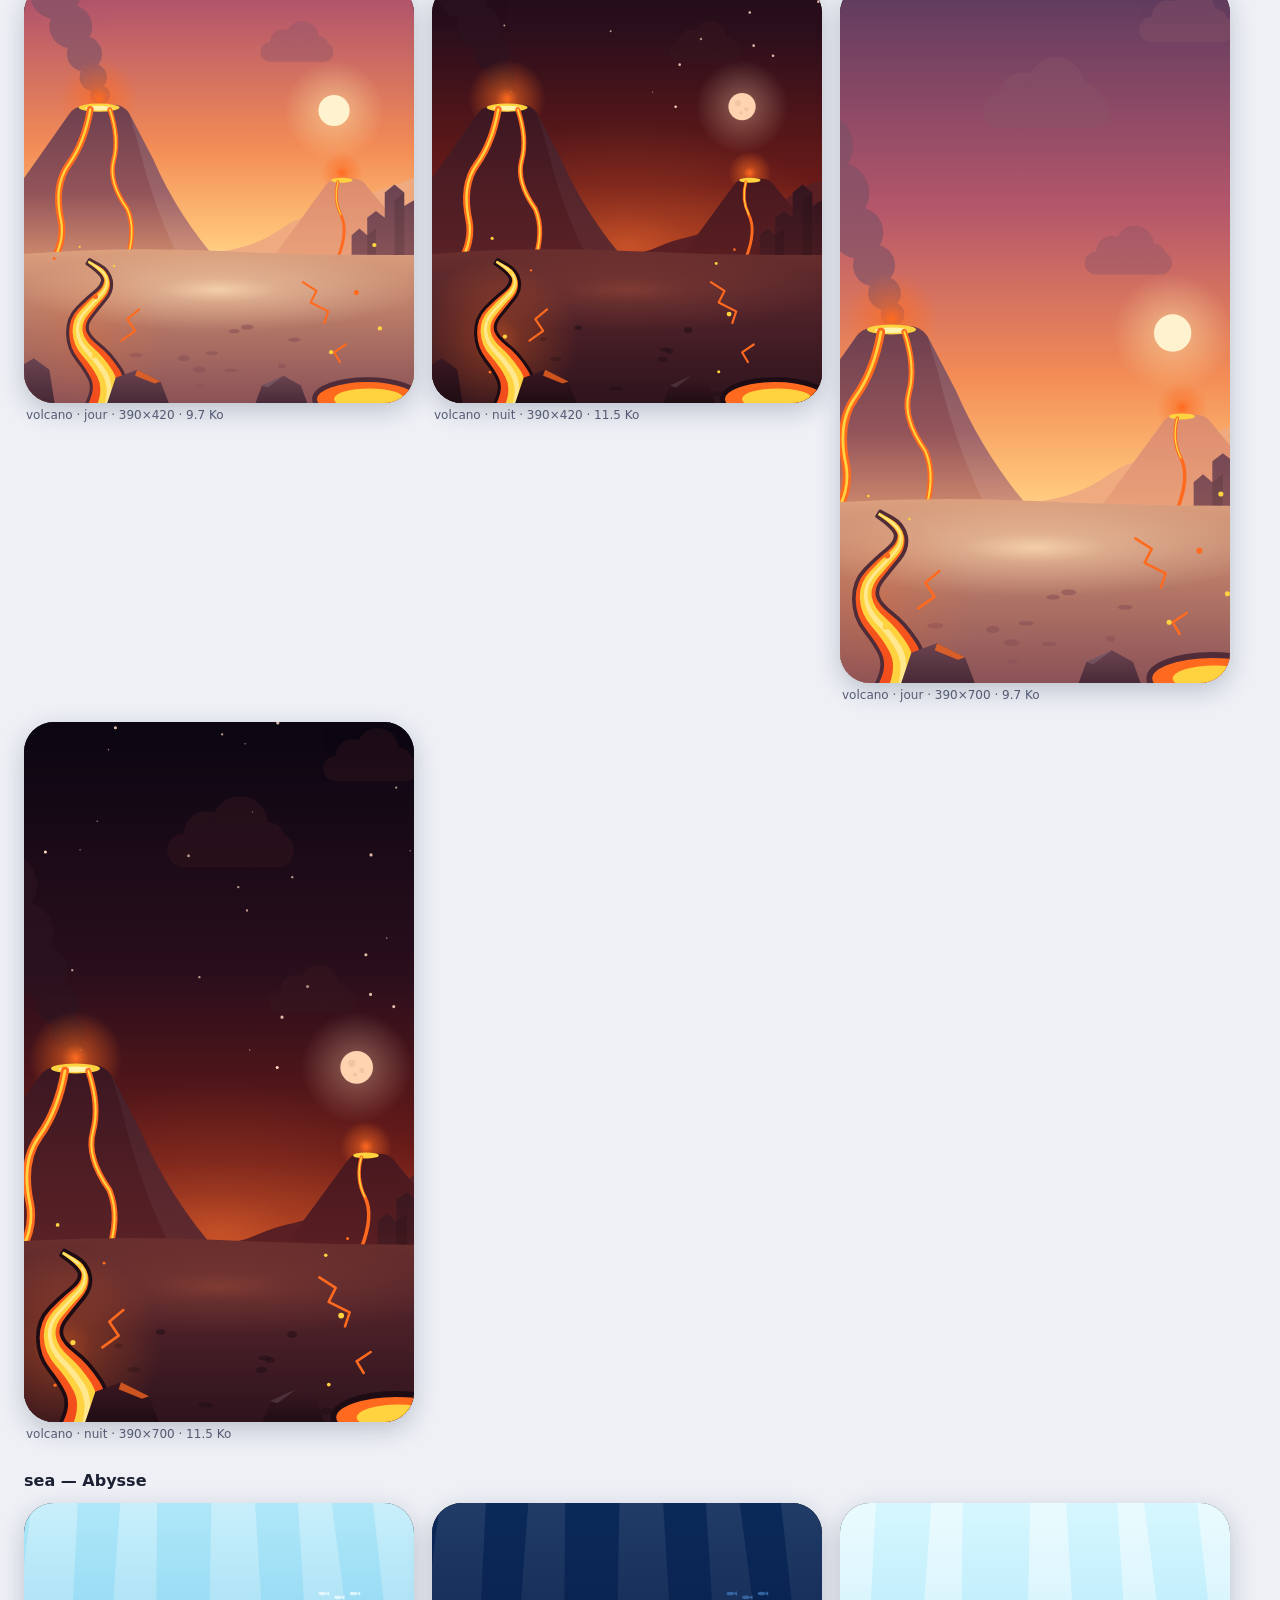
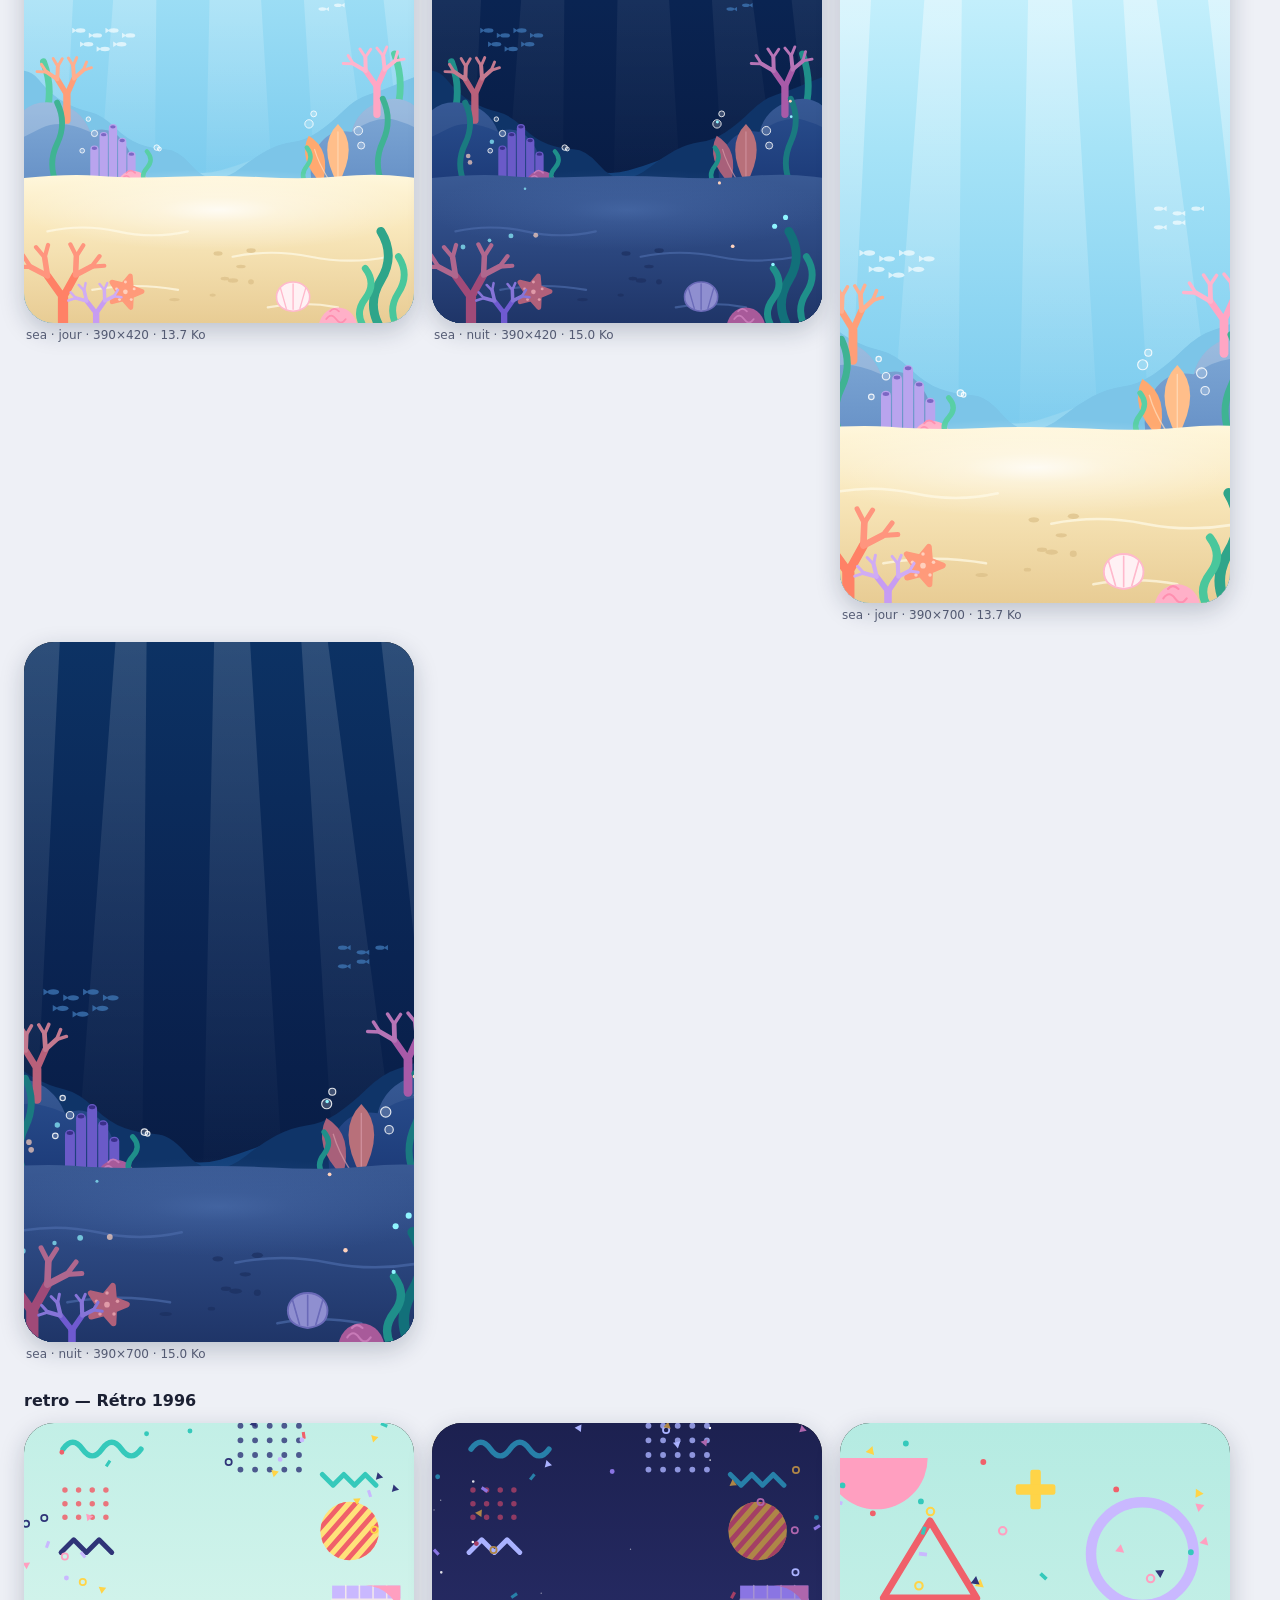
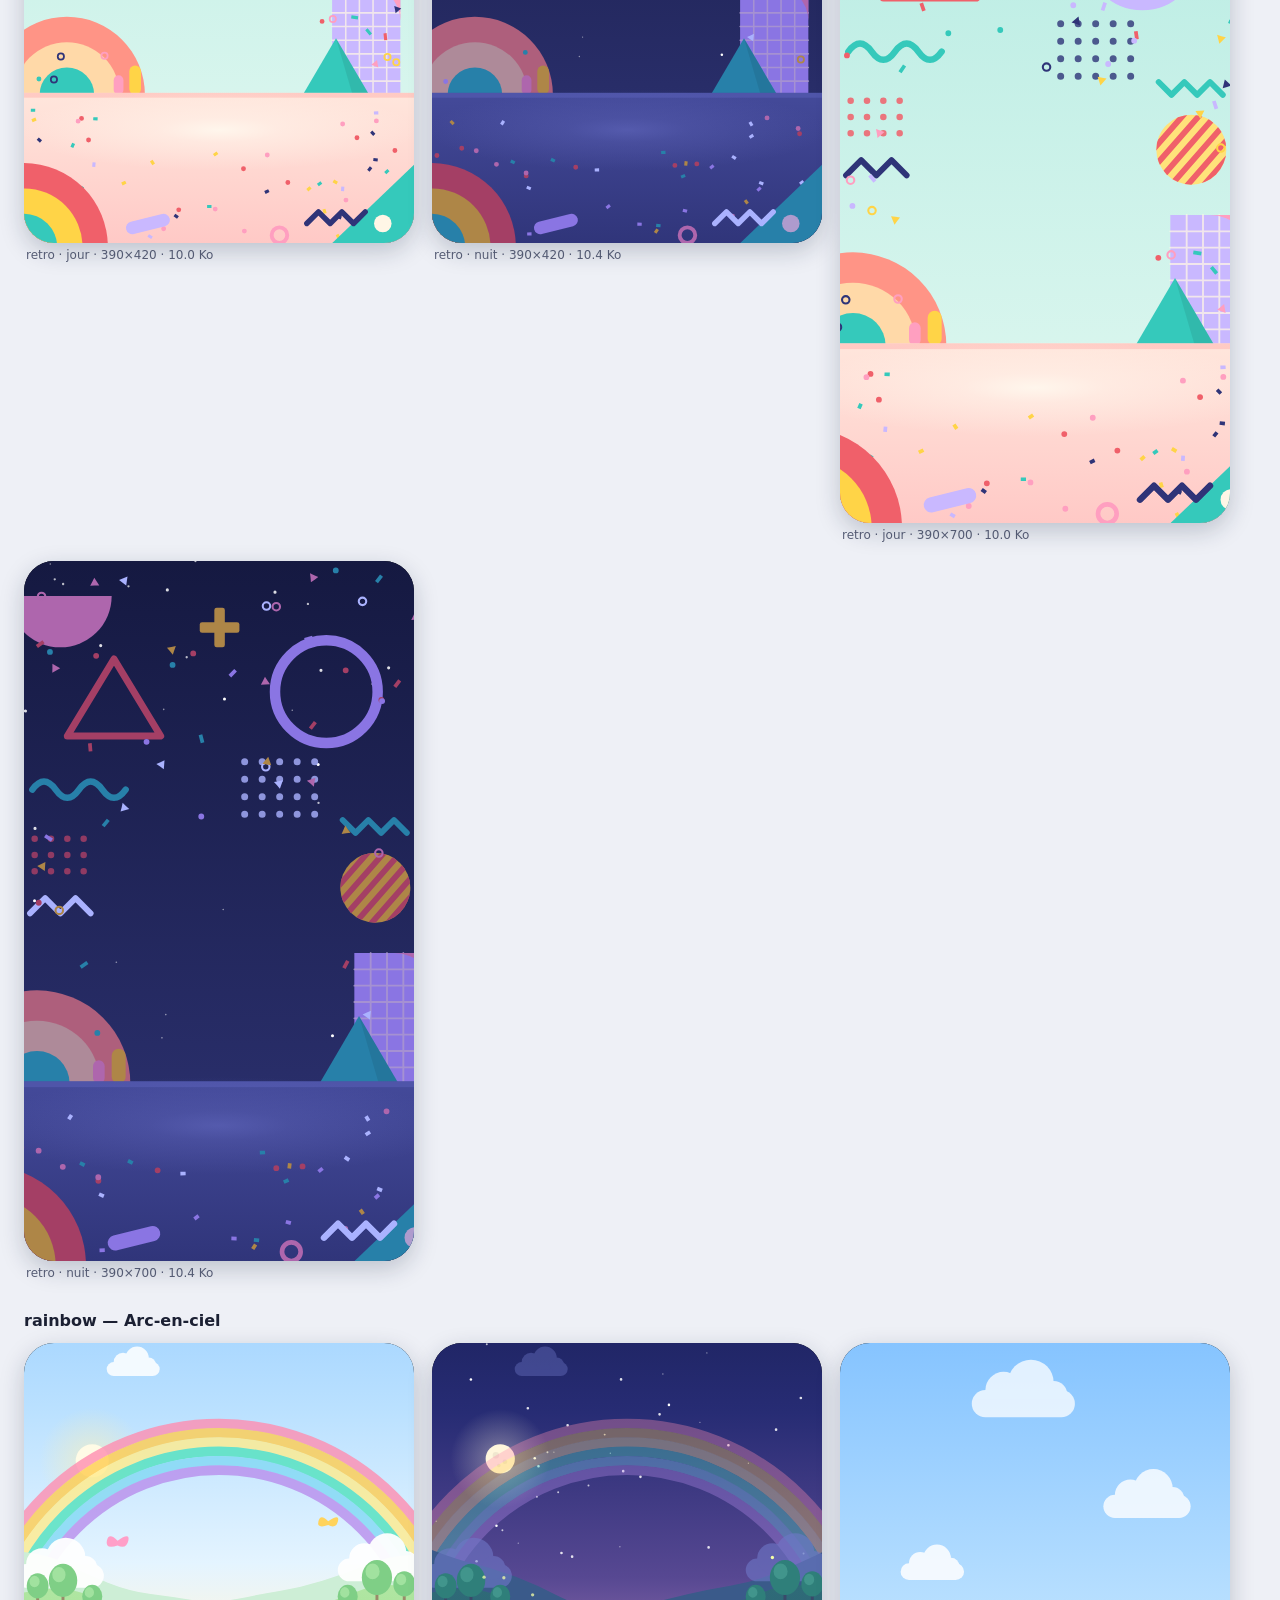
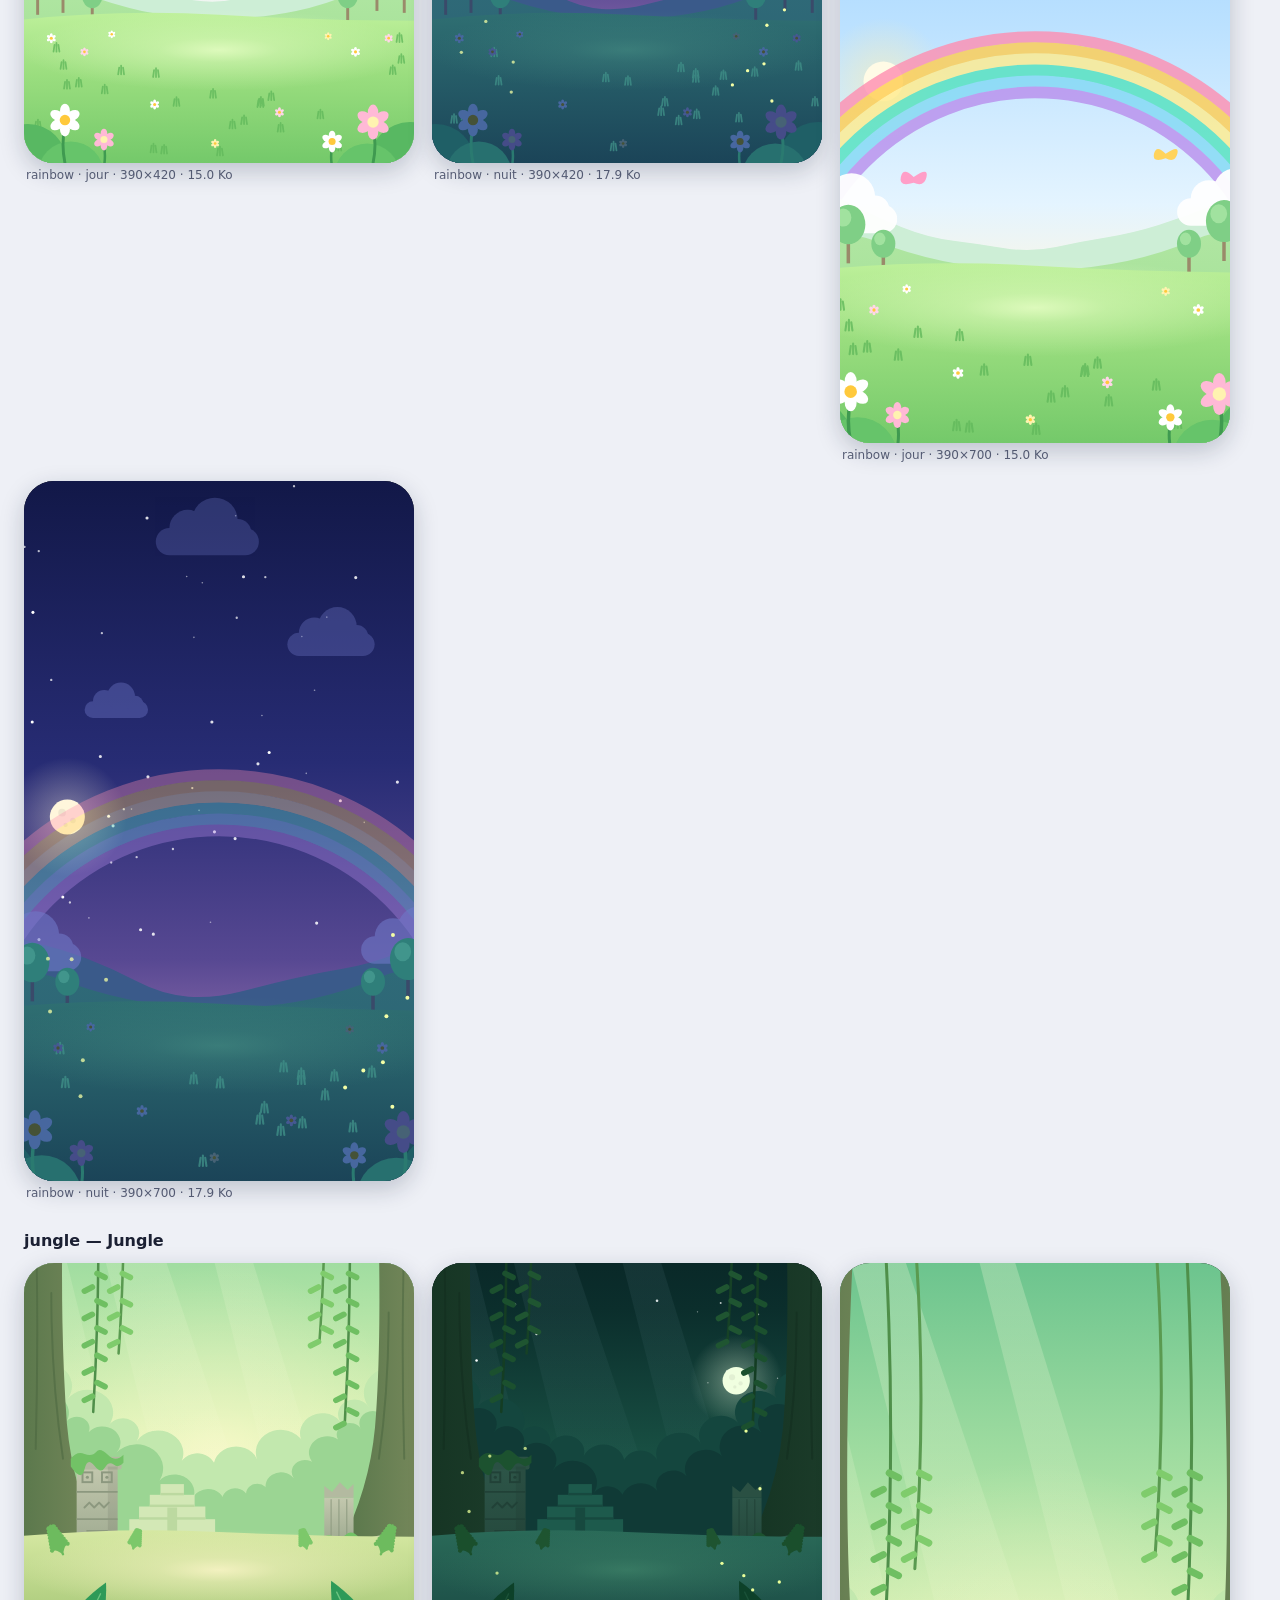
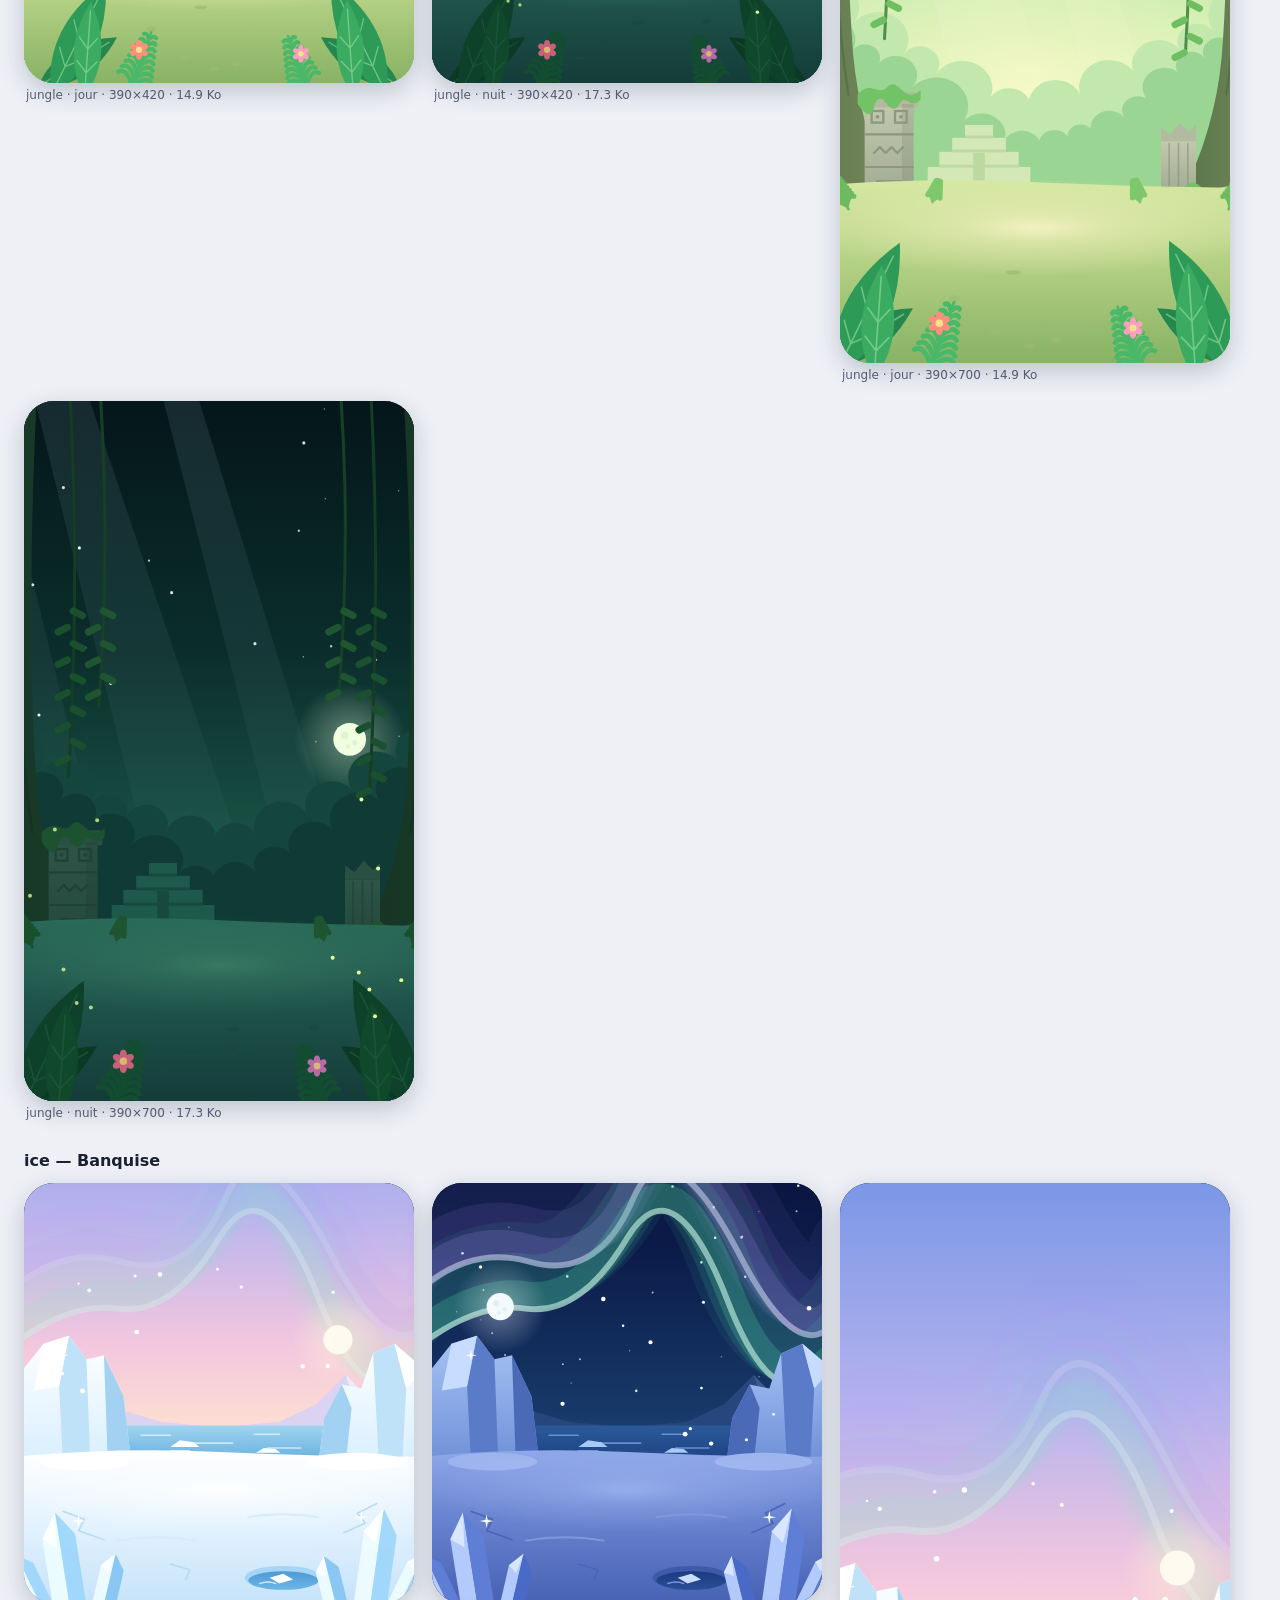
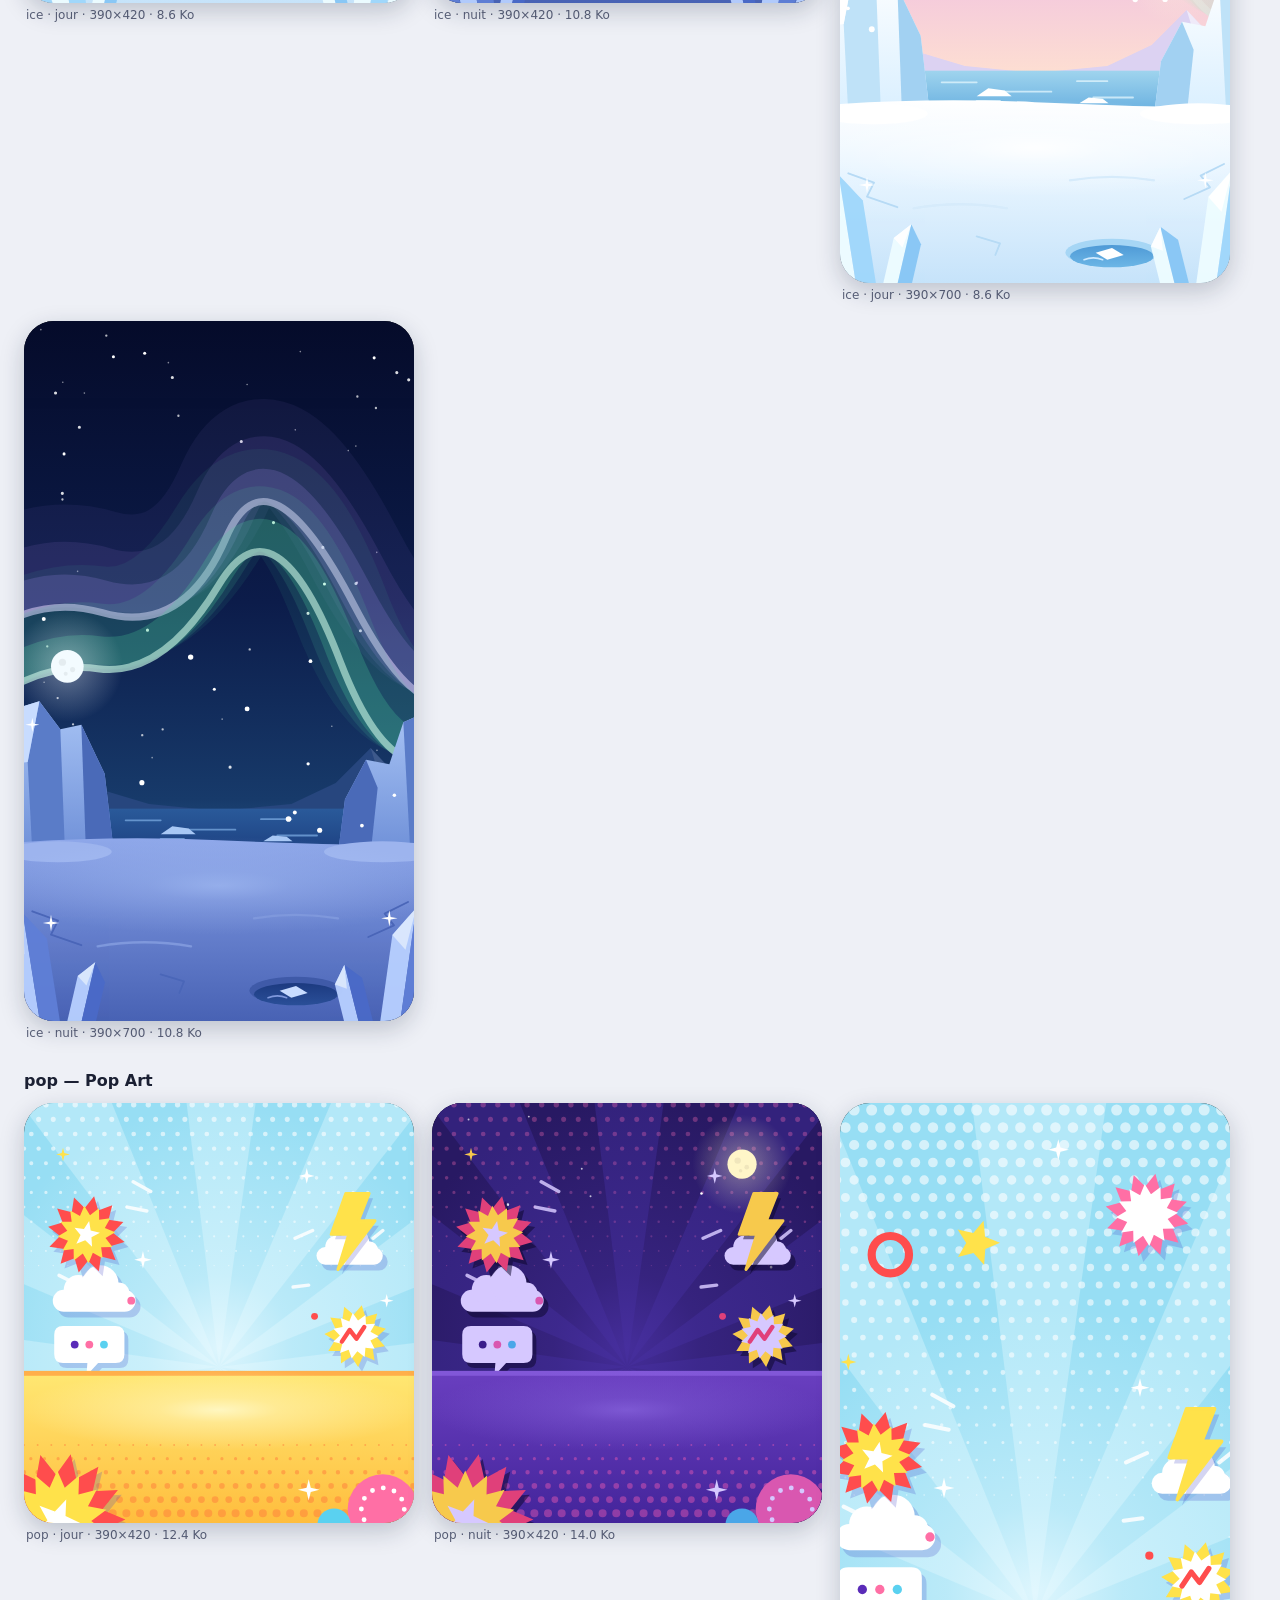
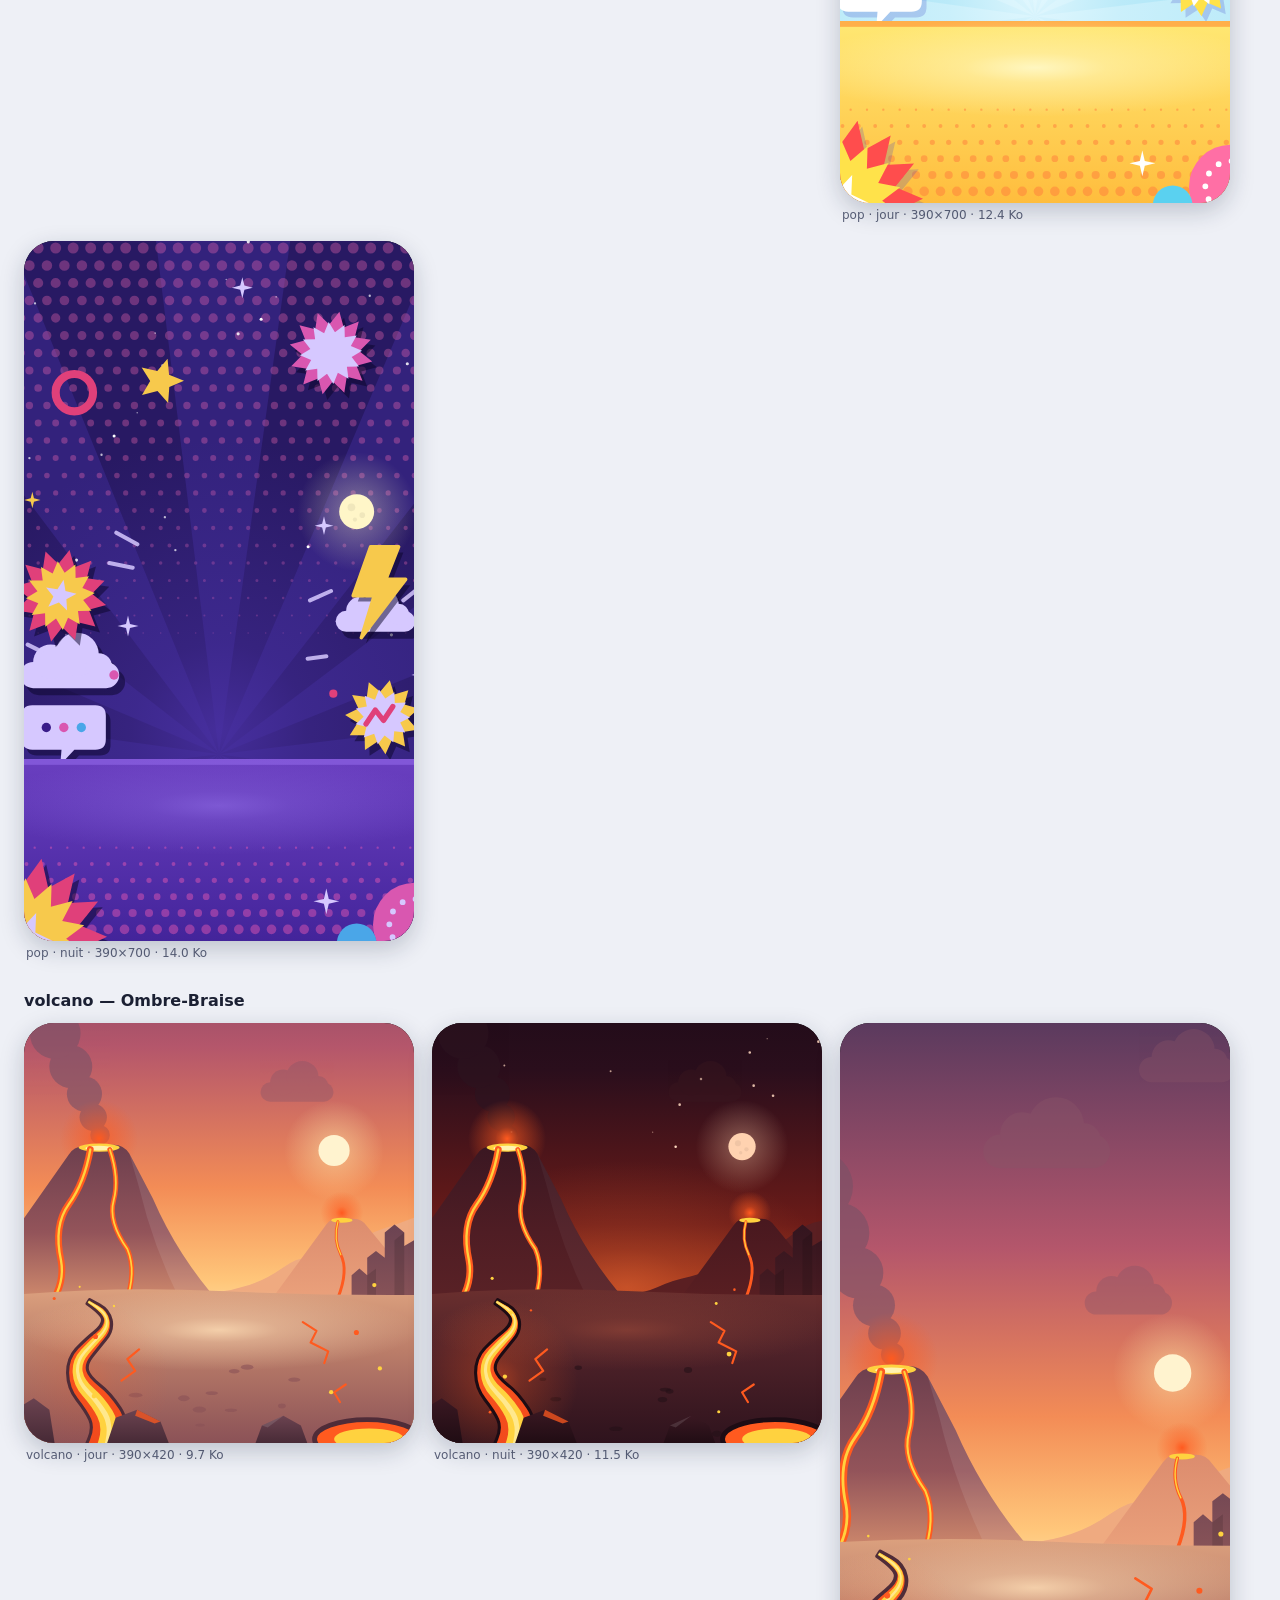
<file: planche-scenes.html>
<!doctype html>
<html lang="fr">
<head>
<meta charset="utf-8">
<meta name="viewport" content="width=device-width, initial-scale=1">
<title>Mini-Titan — planche des décors et objets</title>
<style>
  :root { color-scheme: light; }
  * { box-sizing: border-box; }
  body { margin: 0; padding: 20px 24px 60px; font: 14px/1.4 system-ui, -apple-system, "Segoe UI", Roboto, sans-serif; background: #eef0f6; color: #1b2033; }
  h1 { font-size: 20px; margin: 0 0 4px; }
  h2 { font-size: 16px; margin: 28px 0 10px; }
  p.aide { margin: 0 0 12px; color: #5a6078; }
  nav { display: flex; flex-wrap: wrap; gap: 6px; margin: 10px 0 4px; align-items: center; }
  nav a { padding: 5px 10px; border-radius: 999px; background: #fff; color: #1b2033; text-decoration: none; box-shadow: 0 1px 2px rgba(20,30,60,.12); }
  nav a.on { background: #1b2033; color: #fff; }
  nav label { margin-left: 10px; user-select: none; }
  .rang { display: flex; flex-wrap: wrap; gap: 18px; align-items: flex-start; }
  figure { margin: 0; }
  figcaption { font-size: 12px; color: #5a6078; margin: 4px 2px 0; }
  .tel { position: relative; width: 390px; border-radius: 30px; overflow: hidden; background: #000; box-shadow: 0 8px 24px rgba(20,30,60,.22); }
  .tel > svg { position: absolute; inset: 0; width: 100%; height: 100%; display: block; }
  .tel .temoin { pointer-events: none; display: none; }
  body.temoin .tel .temoin { display: block; }
  .objets { display: grid; grid-template-columns: repeat(auto-fill, minmax(150px, 1fr)); gap: 10px; }
  .objets.petit { grid-template-columns: repeat(auto-fill, minmax(72px, 1fr)); }
  .carte { border-radius: 14px; padding: 10px 6px 6px; text-align: center; background: #f6f7fb; box-shadow: 0 1px 2px rgba(20,30,60,.1); }
  .sombre .carte { background: #171c30; color: #cfd5ea; }
  .carte svg { display: block; margin: 0 auto; }
  .carte span { display: block; font-size: 11px; margin-top: 4px; opacity: .75; }
  .bloc { padding: 14px; border-radius: 18px; background: #fff; margin-bottom: 14px; }
  .bloc.sombre { background: #0d1122; }
  .bloc h3 { margin: 0 0 10px; font-size: 13px; font-weight: 600; }
  .bloc.sombre h3 { color: #cfd5ea; }
  .poids { font-size: 12px; color: #5a6078; }
</style>
</head>
<body>
<h1>Mini-Titan — décors et objets HD</h1>
<p class="aide">Chaque décor : jour et nuit, en cadre court (390×420), très court (390×330) et haut (390×700) pour vérifier le rognage par le haut. <code>?scene=N</code> (0 à 9, ou le nom) n'affiche qu'un décor ; <code>?objets=1</code> n'affiche que les objets.</p>
<nav id="nav"></nav>
<main id="planche"></main>

<script src="js/skins.js"></script>
<script src="js/scenes.js"></script>
<script>
(function () {
  var MT = window.MT, skins = MT.SKINS, q = {}, planche = document.getElementById('planche'), nav = document.getElementById('nav'), n = 0;
  location.search.replace(/^\?/, '').split('&').forEach(function (kv) { var p = kv.split('='); if (p[0]) q[decodeURIComponent(p[0])] = decodeURIComponent(p[1] || ''); });

  var st = document.createElement('style');
  st.textContent = MT.scenes.css;
  document.head.appendChild(st);

  function el(tag, cls, html) { var e = document.createElement(tag); if (cls) e.className = cls; if (html != null) e.innerHTML = html; return e; }
  function temoin(skin) {
    var c = skin.c;
    return '<svg class="temoin" viewBox="0 0 400 600" preserveAspectRatio="xMidYMax slice" xmlns="http://www.w3.org/2000/svg">' +
      '<rect x="90" y="220" width="220" height="260" fill="none" stroke="#fff" stroke-opacity=".7" stroke-width="1.5" stroke-dasharray="6 6"/>' +
      '<line x1="0" y1="470" x2="400" y2="470" stroke="#fff" stroke-opacity=".7" stroke-width="1" stroke-dasharray="3 5"/>' +
      '<ellipse cx="200" cy="472" rx="70" ry="9" fill="#000" opacity=".18"/>' +
      '<ellipse cx="200" cy="384" rx="78" ry="88" fill="' + c.body + '"/>' +
      '<ellipse cx="200" cy="408" rx="46" ry="54" fill="' + c.belly + '"/>' +
      '<circle cx="176" cy="346" r="9" fill="#fff"/><circle cx="224" cy="346" r="9" fill="#fff"/><circle cx="177" cy="347" r="4.5" fill="' + c.out + '"/><circle cx="225" cy="347" r="4.5" fill="' + c.out + '"/></svg>';
  }
  function cadre(skin, night, h) {
    var uid = 'pl' + (n++), svg = MT.scenes.render(skin, { night: night, uid: uid }), f = el('figure');
    var t = el('div', 'tel', svg + temoin(skin));
    t.style.height = h + 'px';
    f.appendChild(t);
    f.appendChild(el('figcaption', '', skin.scene + ' · ' + (night ? 'nuit' : 'jour') + ' · 390×' + h + ' · ' + (svg.length / 1024).toFixed(1) + ' Ko'));
    return f;
  }
  function blocScene(skin, grand) {
    planche.appendChild(el('h2', '', skin.scene + ' — ' + skin.name));
    var r = el('div', 'rang');
    if (grand) { r.appendChild(cadre(skin, false, 700)); r.appendChild(cadre(skin, true, 700)); r.appendChild(cadre(skin, false, 420)); r.appendChild(cadre(skin, true, 420)); r.appendChild(cadre(skin, false, 330)); r.appendChild(cadre(skin, true, 330)); }
    else { r.appendChild(cadre(skin, false, 420)); r.appendChild(cadre(skin, true, 420)); r.appendChild(cadre(skin, false, 700)); r.appendChild(cadre(skin, true, 700)); }
    planche.appendChild(r);
  }
  function blocObjets() {
    if (!MT.props) return;
    planche.appendChild(el('h2', '', 'Objets (' + MT.props.ids.length + ')'));
    var ids = MT.props.ids.concat(['inconnu']), total = 0;
    [['Fond clair — 48 px', '', 48], ['Fond sombre — 48 px', 'sombre', 48], ['Fond clair — 120 px', '', 120], ['Fond sombre — 120 px', 'sombre', 120]].forEach(function (cfg, k) {
      var b = el('div', 'bloc ' + cfg[1]); b.appendChild(el('h3', '', cfg[0]));
      var g = el('div', 'objets' + (cfg[2] < 100 ? ' petit' : ''));
      ids.forEach(function (id) {
        var s = MT.props.svg(id, 'po' + k), c = el('div', 'carte', s + '<span>' + id + '</span>');
        if (k === 0) total += s.length;
        c.firstChild.setAttribute('width', cfg[2]); c.firstChild.setAttribute('height', cfg[2]);
        g.appendChild(c);
      });
      b.appendChild(g); planche.appendChild(b);
    });
    planche.appendChild(el('p', 'poids', 'Poids total des objets : ' + (total / 1024).toFixed(1) + ' Ko'));
  }

  /* navigation */
  var sel = q.scene, idx = -1;
  if (sel != null && sel !== '') { idx = /^\d+$/.test(sel) ? +sel : skins.map(function (s) { return s.scene; }).indexOf(sel); }
  var liens = '<a href="planche-scenes.html"' + (idx < 0 && !q.objets ? ' class="on"' : '') + '>Tout</a>';
  skins.forEach(function (s, i) { liens += '<a href="?scene=' + i + '"' + (i === idx ? ' class="on"' : '') + '>' + i + ' · ' + s.scene + '</a>'; });
  liens += '<a href="?objets=1"' + (q.objets ? ' class="on"' : '') + '>Objets</a><label><input type="checkbox" id="tm"> silhouette témoin + zone calme</label>';
  nav.innerHTML = liens;
  /* ?zoom=0.6 : réduit la planche ; ?nu=1 : masque l'en-tête (pratique pour les captures) */
  if (q.zoom) document.body.style.zoom = q.zoom;
  if (q.nu) { nav.style.display = 'none'; document.querySelector('h1').style.display = 'none'; document.querySelector('.aide').style.display = 'none'; }
  var tm = document.getElementById('tm');
  tm.checked = q.temoin === '1';
  function majTemoin() { document.body.classList.toggle('temoin', tm.checked); }
  tm.addEventListener('change', majTemoin); majTemoin();

  if (q.objets) blocObjets();
  else if (idx >= 0 && skins[idx]) blocScene(skins[idx], true);
  else { skins.forEach(function (s) { blocScene(s, false); }); blocObjets(); }
})();
</script>
</body>
</html>
</file>
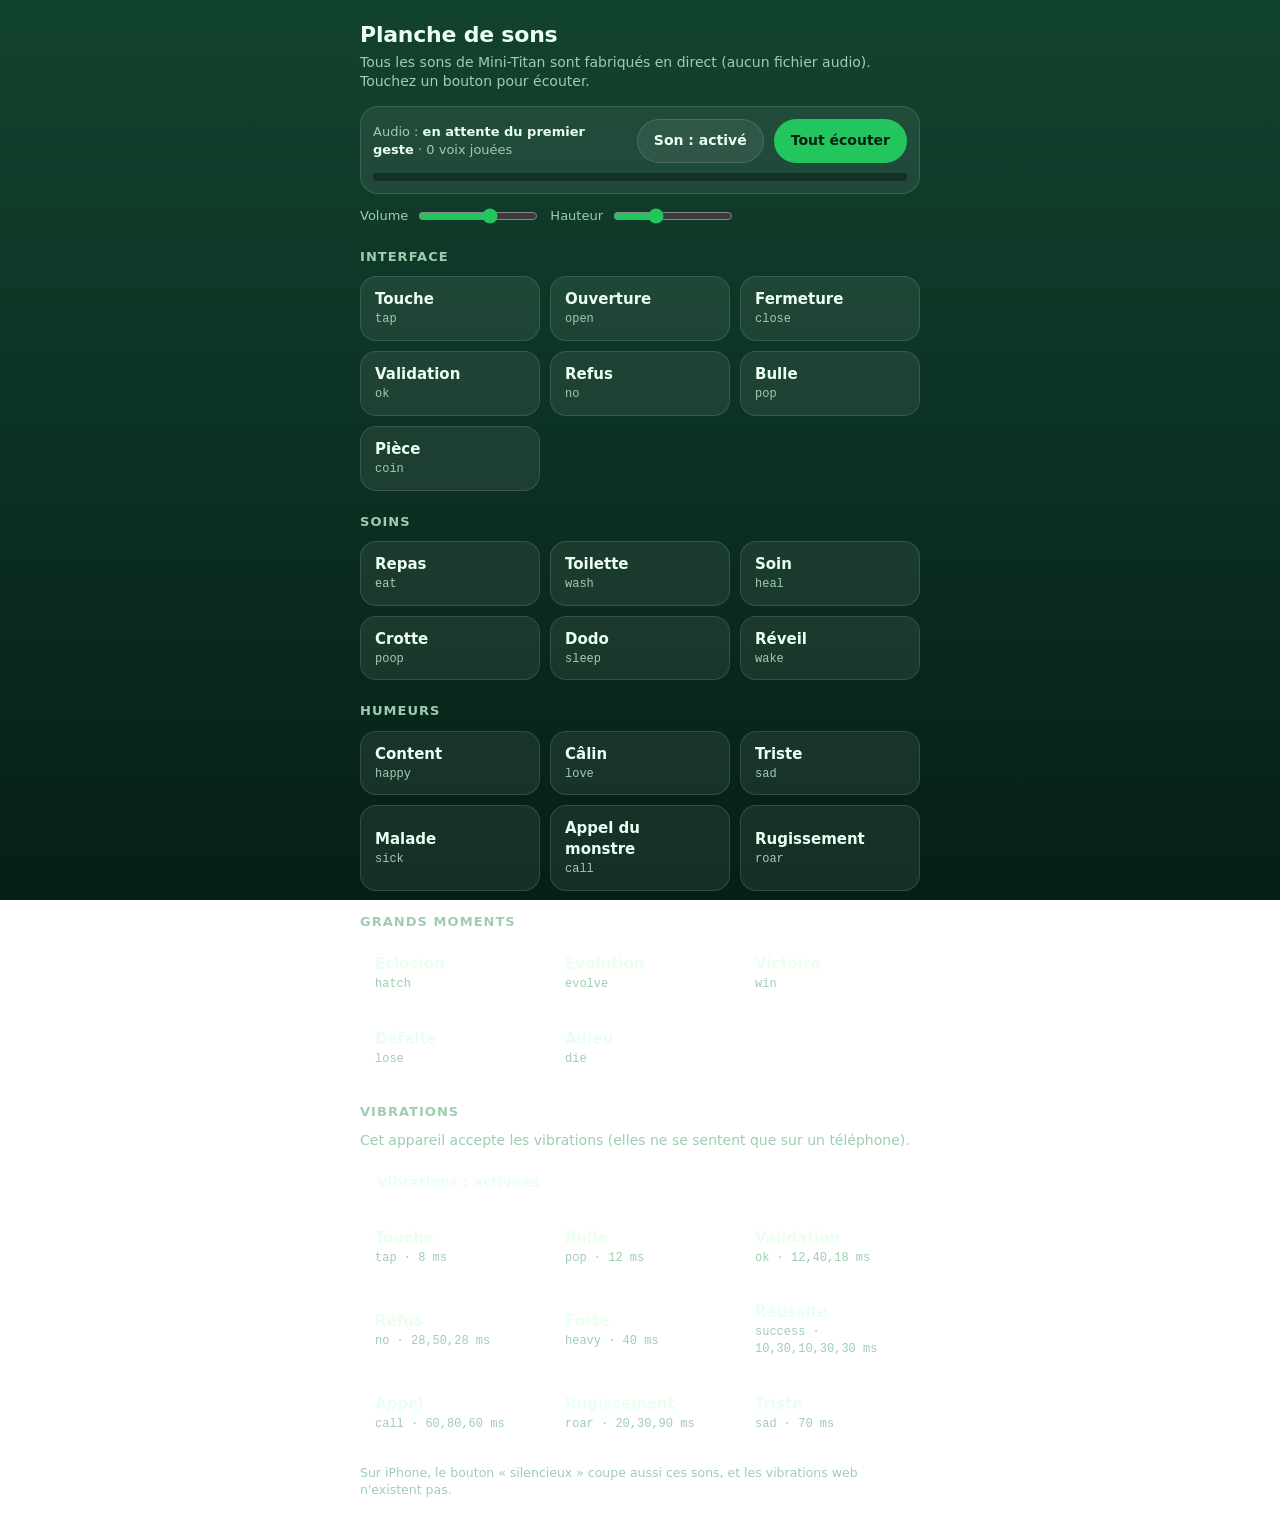
<file: planche-sons.html>
<!DOCTYPE html>
<html lang="fr">
<head>
<meta charset="utf-8">
<meta name="viewport" content="width=device-width, initial-scale=1, viewport-fit=cover">
<meta name="theme-color" content="#12432f">
<link rel="icon" href="icons/icon.svg" type="image/svg+xml">
<title>Mini-Titan — planche de sons</title>
<style>
  :root { --bg1:#12432f; --bg2:#061f16; --ink:#eafff0; --dim:#9fcdb0; --card:rgba(255,255,255,.07);
          --line:rgba(255,255,255,.12); --accent:#22c55e; --accent2:#38e8ff; }
  * { box-sizing:border-box; -webkit-tap-highlight-color:transparent; }
  html, body { margin:0; }
  body { min-height:100vh; color:var(--ink); background:linear-gradient(180deg,var(--bg1),var(--bg2)) fixed;
         font:16px/1.4 system-ui,-apple-system,"Segoe UI",Roboto,sans-serif;
         padding:max(16px,env(safe-area-inset-top)) 16px max(24px,env(safe-area-inset-bottom)); }
  main { max-width:560px; margin:0 auto; }
  h1 { font-size:22px; margin:4px 0 2px; letter-spacing:-.01em; }
  h2 { font-size:13px; font-weight:700; text-transform:uppercase; letter-spacing:.08em; color:var(--dim); margin:22px 0 10px; }
  p { margin:0; color:var(--dim); font-size:14px; }
  .bar { display:flex; gap:10px; align-items:center; flex-wrap:wrap; margin-top:14px; padding:12px; border-radius:18px;
         background:var(--card); border:1px solid var(--line); }
  .state { flex:1 1 150px; font-size:13px; color:var(--dim); min-width:0; }
  .state b { color:var(--ink); font-weight:600; }
  .meter { flex:1 1 100%; height:8px; border-radius:99px; background:rgba(0,0,0,.35); overflow:hidden; }
  .meter i { display:block; height:100%; width:0; border-radius:99px; background:linear-gradient(90deg,var(--accent),var(--accent2)); }
  .grid { display:grid; grid-template-columns:repeat(auto-fill,minmax(150px,1fr)); gap:10px; }
  button { font:inherit; color:var(--ink); border:1px solid var(--line); background:var(--card); border-radius:16px;
           padding:12px 14px; min-height:56px; text-align:left; cursor:pointer; touch-action:manipulation;
           transition:transform .08s ease, background .15s ease, border-color .15s ease; }
  button:active { transform:scale(.96); }
  button.on { background:rgba(34,197,94,.28); border-color:var(--accent); }
  button b { display:block; font-size:15px; font-weight:650; }
  button small { display:block; color:var(--dim); font-size:12px; margin-top:1px;
                 font-family:ui-monospace,Consolas,monospace; }
  button.pill { min-height:44px; border-radius:99px; padding:8px 16px; text-align:center; font-weight:600; font-size:14px; }
  button.pill.main { background:var(--accent); border-color:transparent; color:#04210f; }
  .row { display:flex; gap:10px; flex-wrap:wrap; align-items:center; }
  label.range { display:flex; align-items:center; gap:8px; font-size:13px; color:var(--dim); }
  input[type=range] { accent-color:var(--accent); width:120px; }
  .note { margin-top:18px; font-size:12.5px; }
</style>
</head>
<body>
<main>
  <h1>Planche de sons</h1>
  <p>Tous les sons de Mini-Titan sont fabriqués en direct (aucun fichier audio). Touchez un bouton pour écouter.</p>

  <div class="bar">
    <div class="state" id="etat">Audio : <b>en attente du premier geste</b></div>
    <button class="pill" id="muet" type="button">Son : activé</button>
    <button class="pill main" id="tout" type="button">Tout écouter</button>
    <div class="meter" aria-hidden="true"><i id="niveau"></i></div>
  </div>

  <div class="row" style="margin-top:12px">
    <label class="range">Volume <input id="vol" type="range" min="0.2" max="1.5" step="0.05" value="1"></label>
    <label class="range">Hauteur <input id="pitch" type="range" min="0.5" max="2" step="0.05" value="1"></label>
  </div>

  <div id="sons"></div>

  <h2>Vibrations</h2>
  <p id="vibInfo"></p>
  <div class="row" style="margin-top:10px">
    <button class="pill" id="vibOff" type="button">Vibrations : activées</button>
  </div>
  <div class="grid" id="vibs" style="margin-top:10px"></div>

  <p class="note">Sur iPhone, le bouton « silencieux » coupe aussi ces sons, et les vibrations web n'existent pas.</p>
</main>

<script src="js/sfx.js"></script>
<script>
(function () {
  'use strict';
  var sfx = MT.sfx;
  var GROUPES = [
    ['Interface', ['tap', 'open', 'close', 'ok', 'no', 'pop', 'coin']],
    ['Soins', ['eat', 'wash', 'heal', 'poop', 'sleep', 'wake']],
    ['Humeurs', ['happy', 'love', 'sad', 'sick', 'call', 'roar']],
    ['Grands moments', ['hatch', 'evolve', 'win', 'lose', 'die']]
  ];
  var LIBELLES = {
    tap: 'Touche', open: 'Ouverture', close: 'Fermeture', ok: 'Validation', no: 'Refus', pop: 'Bulle', coin: 'Pièce',
    eat: 'Repas', wash: 'Toilette', heal: 'Soin', poop: 'Crotte', sleep: 'Dodo', wake: 'Réveil',
    happy: 'Content', love: 'Câlin', sad: 'Triste', sick: 'Malade', call: 'Appel du monstre', roar: 'Rugissement',
    hatch: 'Éclosion', evolve: 'Évolution', win: 'Victoire', lose: 'Défaite', die: 'Adieu'
  };
  var VIBS = [
    ['tap', 'Touche'], ['pop', 'Bulle'], ['ok', 'Validation'], ['no', 'Refus'], ['heavy', 'Forte'],
    ['success', 'Réussite'], ['call', 'Appel'], ['roar', 'Rugissement'], ['sad', 'Triste']
  ];
  function $(id) { return document.getElementById(id); }
  function el(tag, cls, html) { var e = document.createElement(tag); if (cls) e.className = cls; if (html) e.innerHTML = html; return e; }
  function opts() { return { volume: parseFloat($('vol').value), pitch: parseFloat($('pitch').value) }; }

  var boutons = {};
  function jouer(nom) {
    sfx.unlock();
    var n = sfx.play(nom, opts());
    var b = boutons[nom];
    if (b) { b.classList.add('on'); setTimeout(function () { b.classList.remove('on'); }, 220); }
    brancherNiveau();
    return n;
  }

  // les boutons de sons, par famille ; tout nom présent dans MT.sfx.names mais oublié ici va dans « Autres »
  var vus = {}, racine = $('sons');
  function famille(titre, noms) {
    if (!noms.length) return;
    racine.appendChild(el('h2', '', titre));
    var g = el('div', 'grid');
    noms.forEach(function (nom) {
      vus[nom] = true;
      var b = el('button', '', '<b>' + (LIBELLES[nom] || nom) + '</b><small>' + nom + '</small>');
      b.type = 'button';
      b.addEventListener('click', function () { jouer(nom); });
      boutons[nom] = b;
      g.appendChild(b);
    });
    racine.appendChild(g);
  }
  GROUPES.forEach(function (g) { famille(g[0], g[1].filter(function (n) { return sfx.names.indexOf(n) >= 0; })); });
  famille('Autres', sfx.names.filter(function (n) { return !vus[n]; }));

  // vibrations
  $('vibInfo').textContent = MT.haptic.supported
    ? 'Cet appareil accepte les vibrations (elles ne se sentent que sur un téléphone).'
    : 'Ce navigateur ne propose pas de vibrations : les boutons ne feront rien.';
  VIBS.forEach(function (v) {
    var motif = MT.haptic.presets[v[0]];
    var b = el('button', '', '<b>' + v[1] + '</b><small>' + v[0] + ' · ' + (motif.join ? motif.join(',') : motif) + ' ms</small>');
    b.type = 'button';
    b.addEventListener('click', function () { MT.haptic(v[0]); });
    $('vibs').appendChild(b);
  });
  $('vibOff').addEventListener('click', function () {
    sfx.hapticsOff = !sfx.hapticsOff;
    this.textContent = 'Vibrations : ' + (sfx.hapticsOff ? 'coupées' : 'activées');
    if (!sfx.hapticsOff) MT.haptic('ok');
  });

  // barre du haut
  $('muet').addEventListener('click', function () {
    sfx.unlock();
    sfx.mute(!sfx.isMuted());
    this.textContent = 'Son : ' + (sfx.isMuted() ? 'coupé' : 'activé');
    if (!sfx.isMuted()) sfx.play('ok');
  });
  var file = null;
  $('tout').addEventListener('click', function () {
    sfx.unlock();
    if (file) { clearTimeout(file); file = null; this.textContent = 'Tout écouter'; return; }
    var i = 0, btn = this;
    btn.textContent = 'Arrêter';
    (function suivant() {
      if (i >= sfx.names.length) { file = null; btn.textContent = 'Tout écouter'; return; }
      var nom = sfx.names[i++];
      jouer(nom);
      file = setTimeout(suivant, (nom === 'die' || nom === 'evolve') ? 2200 : 1100);
    })();
  });

  // état + indicateur de niveau (branché sur la sortie du moteur)
  var ana = null, tampon = null;
  function brancherNiveau() {
    if (ana) return;
    try {
      var d = sfx.debug();
      if (!d.ctx || !d.out) return;
      ana = d.ctx.createAnalyser();
      ana.fftSize = 1024;
      tampon = new Float32Array(ana.fftSize);
      d.out.connect(ana);
    } catch (e) { ana = null; }
  }
  window.MTplanche = {
    /* crête instantanée en sortie (0..1), pour les mesures */
    crete: function () {
      if (!ana) brancherNiveau();
      if (!ana || !ana.getFloatTimeDomainData) return 0;
      ana.getFloatTimeDomainData(tampon);
      var m = 0;
      for (var i = 0; i < tampon.length; i++) { var a = Math.abs(tampon[i]); if (a > m) m = a; }
      return m;
    }
  };
  var affiche = 0;
  var ETATS = { none: 'en attente du premier geste', running: 'en marche', suspended: 'en pause', interrupted: 'interrompu', closed: 'fermé' };
  (function boucle() {
    var d = sfx.debug();
    $('etat').innerHTML = d.supported
      ? 'Audio : <b>' + (ETATS[d.state] || d.state) + '</b> · ' + d.voices + ' voix jouées'
      : 'Audio : <b>WebAudio absent de ce navigateur</b>';
    var c = window.MTplanche.crete();
    affiche = Math.max(c, affiche * 0.88);
    $('niveau').style.width = Math.min(100, affiche * 300) + '%';
    (window.requestAnimationFrame || function (f) { setTimeout(f, 50); })(boucle);
  })();
})();
</script>
</body>
</html>
</file>
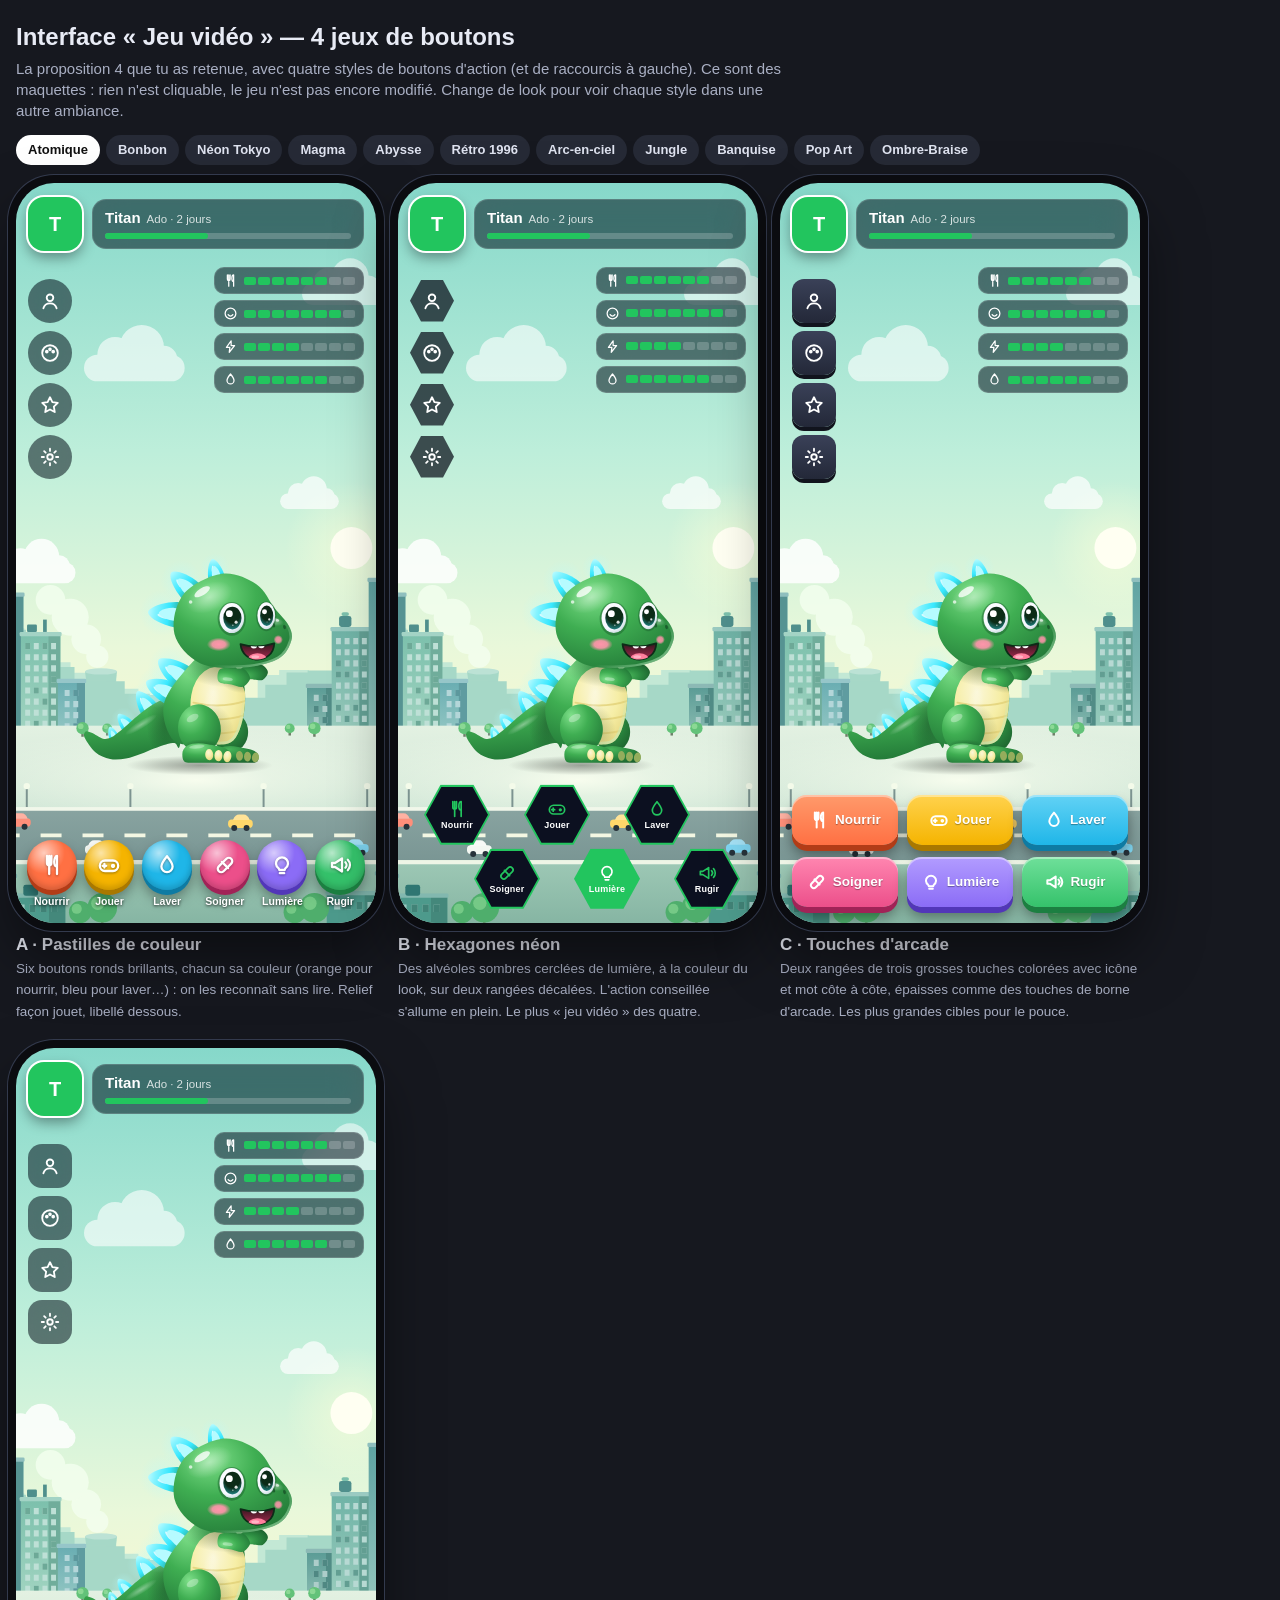
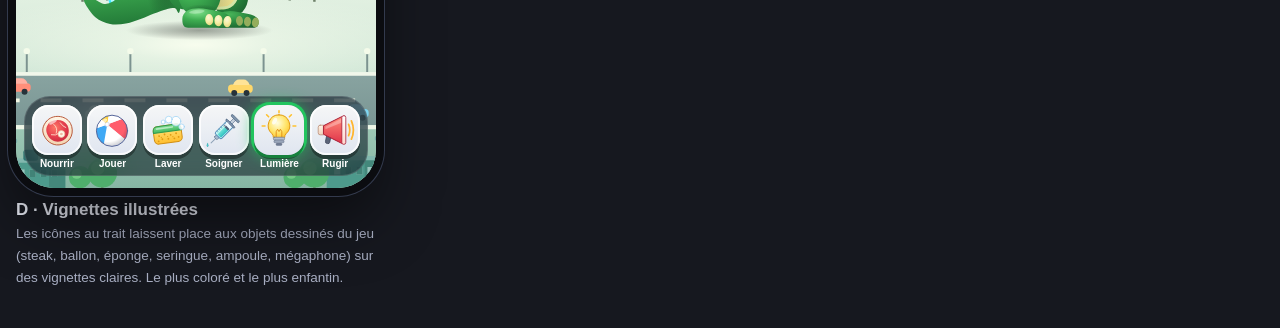
<file: propositions-boutons.html>
<!doctype html>
<html lang="fr">
<head>
<meta charset="utf-8">
<meta name="viewport" content="width=device-width, initial-scale=1">
<title>Mini-Titan — interface « Jeu vidéo » : 4 jeux de boutons</title>
<style>
  * { box-sizing: border-box; }
  body { margin: 0; padding: 20px 16px 40px; background: #16181f; color: #e8ebf5; font: 15px/1.4 -apple-system, "Segoe UI", Roboto, sans-serif; }
  h1 { font-size: 24px; margin: 0 0 4px; }
  .intro { color: #a9afc3; margin: 0 0 14px; max-width: 780px; }
  .pick { display: flex; flex-wrap: wrap; gap: 6px; margin-bottom: 18px; }
  .pick a { padding: 6px 12px; border-radius: 999px; background: #262a36; color: #dfe3f0; text-decoration: none; font-size: 13px; font-weight: 600; }
  .pick a.on { background: #fff; color: #111; }
  .row { display: flex; flex-wrap: wrap; gap: 26px 22px; }
  figure { margin: 0; width: 360px; }
  figcaption { margin-top: 10px; }
  figcaption b { font-size: 17px; display: block; }
  figcaption span { color: #a9afc3; font-size: 13.5px; }
  .ph { position: relative; width: 360px; height: 740px; border-radius: 38px; overflow: hidden; background: #000; box-shadow: 0 0 0 8px #0b0c10, 0 0 0 9px #333a4d, 0 30px 60px rgba(0,0,0,.5); font-family: -apple-system, "Segoe UI", Roboto, sans-serif; color: #fff; isolation: isolate; }
  .sc { position: absolute; inset: 0; overflow: hidden; }
  .sc .mt-scene { position: absolute; inset: 0; width: 100%; height: 100%; }
  .sc .mon { position: absolute; }
  .sc .mon .mt-mon { width: 100%; height: 100%; display: block; }
  svg.i { width: 22px; height: 22px; fill: none; stroke: currentColor; stroke-width: 2; stroke-linecap: round; stroke-linejoin: round; flex: none; }
  .glass { background: rgba(12, 16, 28, .55); -webkit-backdrop-filter: blur(16px) saturate(1.4); backdrop-filter: blur(16px) saturate(1.4); border: 1px solid rgba(255,255,255,.14); }
  button { font-family: inherit; }

  /* ---------- base commune : l'interface « Jeu vidéo » ---------- */
  .hud { position: absolute; left: 12px; right: 12px; top: 14px; display: flex; gap: 10px; align-items: center; }
  .av { width: 54px; height: 54px; border-radius: 16px; background: var(--a); display: grid; place-items: center; font-weight: 900; font-size: 20px; color: var(--on); box-shadow: 0 0 0 2px #fff, 0 6px 14px rgba(0,0,0,.4); }
  .inf { flex: 1; min-width: 0; padding: 7px 12px 9px; border-radius: 14px; }
  .inf b { font-size: 15px; } .inf small { font-size: 11.5px; opacity: .8; margin-left: 6px; }
  .xp { height: 6px; border-radius: 3px; background: rgba(255,255,255,.2); margin-top: 5px; } .xp i { display: block; height: 100%; width: 42%; border-radius: 3px; background: var(--a); }
  .stats { position: absolute; right: 12px; top: 84px; width: 150px; display: grid; gap: 6px; }
  .s { display: flex; align-items: center; gap: 6px; padding: 5px 8px; border-radius: 10px; font-size: 11px; font-weight: 800; }
  .s svg.i { width: 15px; height: 15px; }
  .seg { flex: 1; display: grid; grid-template-columns: repeat(8, 1fr); gap: 2px; } .seg i { height: 8px; border-radius: 2px; background: rgba(255,255,255,.2); } .seg i.f { background: var(--a); }
  .side { position: absolute; left: 12px; top: 96px; display: grid; gap: 8px; }
  .side button { width: 44px; height: 44px; border: 0; color: #fff; display: grid; place-items: center; }

  /* ---------- A. Pastilles de couleur ---------- */
  .ba .side button { border-radius: 50%; }
  .ba .dock { position: absolute; left: 8px; right: 8px; bottom: 16px; display: grid; grid-template-columns: repeat(6, 1fr); gap: 2px; }
  .ba .dock button { border: 0; background: none; color: #fff; font-size: 10.5px; font-weight: 800; display: flex; flex-direction: column; align-items: center; gap: 5px; text-shadow: 0 1px 3px rgba(0,0,0,.8); padding: 0; }
  .ba .dock .c { width: 50px; height: 50px; border-radius: 50%; display: grid; place-items: center; color: #fff; background: radial-gradient(circle at 34% 26%, rgba(255,255,255,.65), transparent 42%), var(--c); box-shadow: 0 5px 0 var(--d), 0 9px 14px rgba(0,0,0,.4), inset 0 -3px 6px rgba(0,0,0,.18); }
  .ba .dock .c svg.i { width: 24px; height: 24px; stroke-width: 2.3; filter: drop-shadow(0 1px 1px rgba(0,0,0,.35)); }

  /* ---------- B. Hexagones néon ---------- */
  .bb .side button { border-radius: 0; clip-path: polygon(25% 3%, 75% 3%, 100% 50%, 75% 97%, 25% 97%, 0 50%); background: rgba(10,14,26,.72); }
  .bb .dock { position: absolute; left: 6px; right: 6px; bottom: 14px; height: 124px; }
  .bb .dock button { position: absolute; width: 66px; height: 60px; border: 0; padding: 0; background: var(--a); clip-path: polygon(25% 0, 75% 0, 100% 50%, 75% 100%, 25% 100%, 0 50%); filter: drop-shadow(0 0 8px var(--a)); }
  .bb .dock button span { position: absolute; inset: 2px; clip-path: polygon(25% 0, 75% 0, 100% 50%, 75% 100%, 25% 100%, 0 50%); background: #0c1020; color: #fff; display: flex; flex-direction: column; align-items: center; justify-content: center; gap: 1px; font-size: 9px; font-weight: 800; letter-spacing: .02em; }
  .bb .dock button span svg.i { width: 20px; height: 20px; color: var(--a); }
  .bb .dock button.hot span { background: var(--a); color: var(--on); } .bb .dock button.hot span svg.i { color: var(--on); }

  /* ---------- C. Touches d'arcade ---------- */
  .bc .side button { border-radius: 12px; background: linear-gradient(#3a4158, #232838); box-shadow: 0 4px 0 #11141d; }
  .bc .dock { position: absolute; left: 12px; right: 12px; bottom: 16px; display: grid; grid-template-columns: repeat(3, 1fr); gap: 12px 9px; }
  .bc .dock button { height: 50px; border: 0; border-radius: 15px; color: #fff; font-size: 13.5px; font-weight: 800; display: flex; align-items: center; justify-content: center; gap: 6px; background: linear-gradient(var(--c), var(--c2)); box-shadow: 0 6px 0 var(--d), 0 10px 14px rgba(0,0,0,.4), inset 0 2px 0 rgba(255,255,255,.4); text-shadow: 0 1px 1px rgba(0,0,0,.35); }
  .bc .dock button svg.i { width: 20px; height: 20px; stroke-width: 2.4; }

  /* ---------- D. Vignettes illustrées ---------- */
  .bd .side button { border-radius: 14px; }
  .bd .dock { position: absolute; left: 8px; right: 8px; bottom: 12px; padding: 8px 6px 6px; border-radius: 26px; display: grid; grid-template-columns: repeat(6, 1fr); gap: 4px; }
  .bd .dock button { border: 0; background: none; color: #fff; font-size: 10px; font-weight: 800; display: flex; flex-direction: column; align-items: center; gap: 3px; padding: 0; }
  .bd .dock .t { width: 50px; height: 50px; border-radius: 16px; background: linear-gradient(rgba(255,255,255,.95), rgba(232,236,248,.95)); box-shadow: 0 4px 0 rgba(0,0,0,.35), inset 0 0 0 2px rgba(255,255,255,.8); padding: 5px; }
  .bd .dock .t svg { width: 100%; height: 100%; display: block; overflow: visible; }
  .bd .dock button.hot .t { box-shadow: 0 4px 0 rgba(0,0,0,.35), 0 0 0 3px var(--a), 0 0 16px var(--a); }
</style>
</head>
<body>
<h1>Interface « Jeu vidéo » — 4 jeux de boutons</h1>
<p class="intro">La proposition 4 que tu as retenue, avec quatre styles de boutons d'action (et de raccourcis à gauche). Ce sont des maquettes : rien n'est cliquable, le jeu n'est pas encore modifié. Change de look pour voir chaque style dans une autre ambiance.</p>
<div class="pick" id="pick"></div>
<div class="row" id="row"></div>

<script src="js/skins.js"></script>
<script src="js/art.js"></script>
<script src="js/scenes.js"></script>
<script>
(function () {
  var q = {}; location.search.replace(/[?&]([^=&]+)=([^&]*)/g, function (m, k, v) { q[k] = decodeURIComponent(v); });
  var li = Math.max(0, Math.min(MT.SKINS.length - 1, +q.look || 0)), sk = MT.SKINS[li], n = 0;
  ['art', 'scenes'].forEach(function (m) { var s = document.createElement('style'); s.textContent = MT[m].css; document.head.appendChild(s); });
  document.getElementById('pick').innerHTML = MT.SKINS.map(function (s, i) { return '<a class="' + (i === li ? 'on' : '') + '" href="?look=' + i + '">' + s.name + '</a>'; }).join('');
  function lum(h) { h = h.replace('#', ''); var r = parseInt(h.substr(0, 2), 16), g = parseInt(h.substr(2, 2), 16), b = parseInt(h.substr(4, 2), 16); return (0.299 * r + 0.587 * g + 0.114 * b) / 255; }
  var A = sk.ui.accent, ON = lum(A) > 0.55 ? '#141018' : '#ffffff';
  var P = {
    food: '<path d="M7 3v7a2.2 2.2 0 0 0 4.4 0V3M9.2 3v18"/><path d="M17 21v-7.500M17 13.500c-1.700 0-2.800-1.600-2.800-4.800S15.600 3 17 3v10.500Z"/>',
    play: '<rect x="2.800" y="7.500" width="18.400" height="10.500" rx="5.200"/><path d="M7.400 11v3.600M5.600 12.800h3.600"/><circle cx="16" cy="13" r="1"/>',
    wash: '<path d="M12 3.200c3.200 3.900 5.600 6.900 5.600 10.300a5.600 5.600 0 0 1-11.200 0c0-3.400 2.400-6.400 5.600-10.300Z"/>',
    heal: '<rect x="3.200" y="8.600" width="17.600" height="6.800" rx="3.400" transform="rotate(-45 12 12)"/><path d="m8.900 8.900 6.200 6.200"/>',
    light: '<path d="M8.400 15.200a6 6 0 1 1 7.200 0c-.6.500-.9 1.100-.9 1.800H9.300c0-.7-.3-1.300-.9-1.800Z"/><path d="M9.800 20.200h4.400"/>',
    roar: '<path d="M4 10v4h3l7 4.500v-13L7 10H4Z"/><path d="M17.400 9.200a4 4 0 0 1 0 5.600M19.800 6.800a7.400 7.400 0 0 1 0 10.400"/>',
    smile: '<circle cx="12" cy="12" r="8.600"/><path d="M8.300 13.800c1 1.500 2.200 2.200 3.700 2.200s2.700-.7 3.700-2.200"/>',
    bolt: '<path d="M13 2.800 5.500 13.500H11l-1 7.700L18.500 10.500H13Z"/>',
    user: '<circle cx="12" cy="8.500" r="3.600"/><path d="M4.800 20c.9-3.600 3.800-5.400 7.200-5.400s6.300 1.800 7.200 5.400"/>',
    star: '<path d="m12 3.500 2.600 5.400 5.900.8-4.300 4.100 1 5.900L12 16.900l-5.200 2.800 1-5.900L3.500 9.700l5.900-.8Z"/>',
    pal: '<circle cx="12" cy="12" r="8.500"/><circle cx="8.500" cy="10.500" r="1"/><circle cx="12" cy="8" r="1"/><circle cx="15.500" cy="10.500" r="1"/>',
    gear: '<circle cx="12" cy="12" r="3"/><path d="M12 3v2.400M12 18.600V21M3 12h2.400M18.600 12H21M5.600 5.600l1.700 1.700M16.700 16.700l1.700 1.700M5.600 18.400l1.700-1.700M16.700 7.300l1.700-1.700"/>'
  };
  function ic(k) { return '<svg class="i" viewBox="0 0 24 24">' + P[k] + '</svg>'; }
  /* action, libellé, couleur, couleur claire, couleur d'ombre, objet illustré */
  var ACT = [['food', 'Nourrir', '#ff7043', '#ff9a6b', '#b23c17', 'steak'], ['play', 'Jouer', '#f5b400', '#ffd24d', '#a97800', 'ballon'], ['wash', 'Laver', '#1fb6e8', '#62d2f5', '#0e7ba3', 'eponge'],
    ['heal', 'Soigner', '#ec4f8a', '#ff86b0', '#a12357', 'seringue'], ['light', 'Lumière', '#8b6cf6', '#b29cff', '#5237b8', 'ampoule'], ['roar', 'Rugir', '#35c26b', '#6fe09a', '#1c7f41', 'megaphone']];
  var ST = [['food', 72], ['smile', 84], ['bolt', 46], ['wash', 80]];
  function base(cls, dock) {
    return '<div class="ph ' + cls + '"><div class="sc">' + MT.scenes.render(sk, { night: false, uid: 'p' + (++n) + '-' }) + '<div class="mon">' + MT.art.monster(sk, { stage: 3, mood: 'happy', uid: 'm' + (++n) + '-' }) + '</div></div>' +
      '<div class="hud"><div class="av">T</div><div class="inf glass"><b>Titan</b><small>Ado · 2 jours</small><div class="xp"><i></i></div></div></div>' +
      '<div class="stats">' + ST.map(function (s) { var f = Math.round(s[1] / 12.5), seg = ''; for (var i = 0; i < 8; i++) seg += '<i class="' + (i < f ? 'f' : '') + '"></i>'; return '<div class="s glass">' + ic(s[0]) + '<div class="seg">' + seg + '</div></div>'; }).join('') + '</div>' +
      '<div class="side">' + ['user', 'pal', 'star', 'gear'].map(function (k) { return '<button class="' + (cls === 'bb' || cls === 'bc' ? '' : 'glass') + '">' + ic(k) + '</button>'; }).join('') + '</div>' + dock + '</div>';
  }
  var M = [
    ['A · Pastilles de couleur', 'Six boutons ronds brillants, chacun sa couleur (orange pour nourrir, bleu pour laver…) : on les reconnaît sans lire. Relief façon jouet, libellé dessous.',
      base('ba', '<div class="dock">' + ACT.map(function (a) { return '<button><span class="c" style="--c:' + a[2] + ';--d:' + a[4] + '">' + ic(a[0]) + '</span>' + a[1] + '</button>'; }).join('') + '</div>')],
    ['B · Hexagones néon', 'Des alvéoles sombres cerclées de lumière, à la couleur du look, sur deux rangées décalées. L\'action conseillée s\'allume en plein. Le plus « jeu vidéo » des quatre.',
      base('bb', '<div class="dock">' + ACT.map(function (a, i) { var r = i < 3 ? 0 : 1, c = i % 3, x = 20 + c * 100 + (r ? 50 : 0), y = r * 64; return '<button class="' + (i === 4 ? 'hot' : '') + '" style="left:' + x + 'px;top:' + y + 'px"><span>' + ic(a[0]) + a[1] + '</span></button>'; }).join('') + '</div>')],
    ['C · Touches d\'arcade', 'Deux rangées de trois grosses touches colorées avec icône et mot côte à côte, épaisses comme des touches de borne d\'arcade. Les plus grandes cibles pour le pouce.',
      base('bc', '<div class="dock">' + ACT.map(function (a) { return '<button style="--c:' + a[3] + ';--c2:' + a[2] + ';--d:' + a[4] + '">' + ic(a[0]) + a[1] + '</button>'; }).join('') + '</div>')],
    ['D · Vignettes illustrées', 'Les icônes au trait laissent place aux objets dessinés du jeu (steak, ballon, éponge, seringue, ampoule, mégaphone) sur des vignettes claires. Le plus coloré et le plus enfantin.',
      base('bd', '<div class="dock glass">' + ACT.map(function (a, i) { return '<button class="' + (i === 4 ? 'hot' : '') + '"><span class="t">' + MT.props.svg(a[5], 'o' + (++n) + '-') + '</span>' + a[1] + '</button>'; }).join('') + '</div>')]
  ];
  document.getElementById('row').innerHTML = M.map(function (m) { return '<figure>' + m[2] + '<figcaption><b>' + m[0] + '</b><span>' + m[1] + '</span></figcaption></figure>'; }).join('');
  Array.prototype.forEach.call(document.querySelectorAll('.ph'), function (p) { p.style.setProperty('--a', A); p.style.setProperty('--on', ON); });
  Array.prototype.forEach.call(document.querySelectorAll('.sc'), function (s) {
    var w = s.clientWidth, h = s.clientHeight, e = Math.max(w / 400, h / 600), gb = 130 * e, side = Math.min(w * 0.95, (h - gb - 40) / 0.66), m = s.querySelector('.mon');
    m.style.width = m.style.height = side + 'px'; m.style.left = (w - side) / 2 + 'px'; m.style.bottom = (gb - side * 0.1) + 'px';
  });
})();
</script>
</body>
</html>
</file>
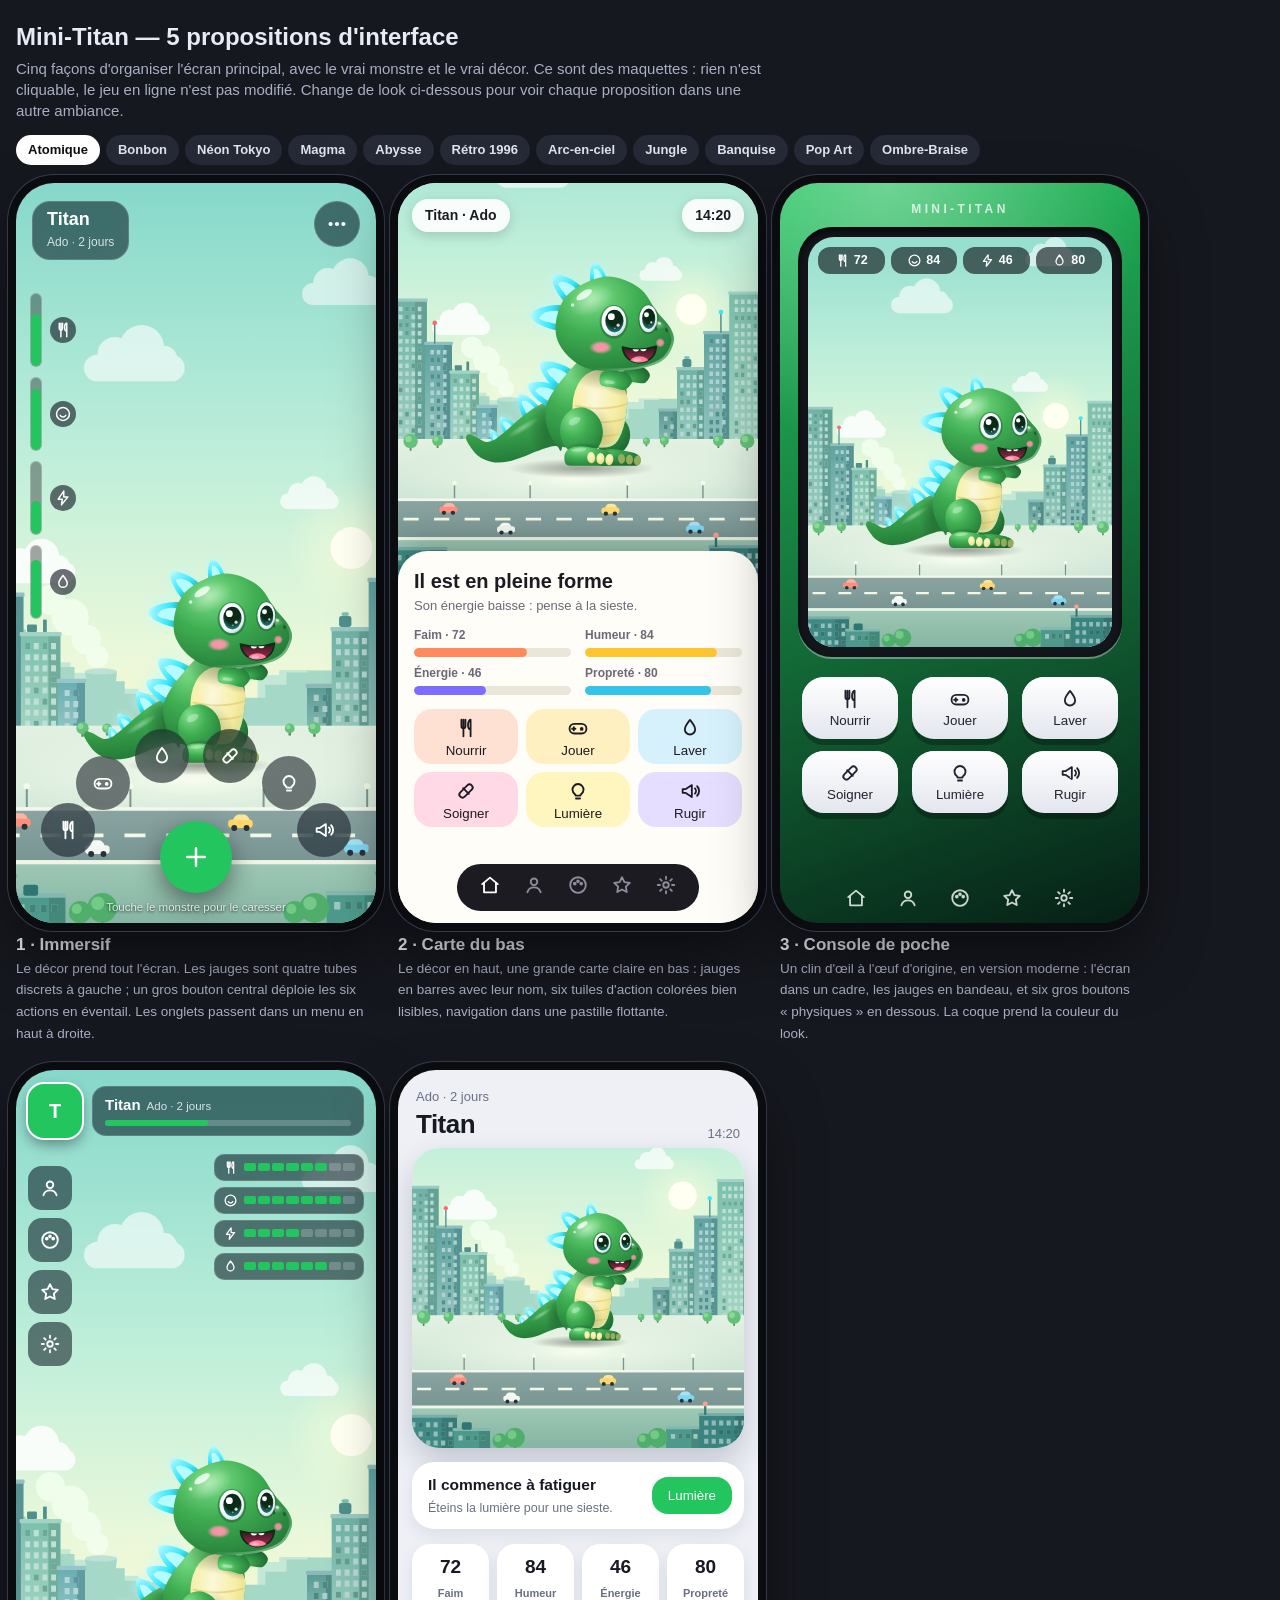
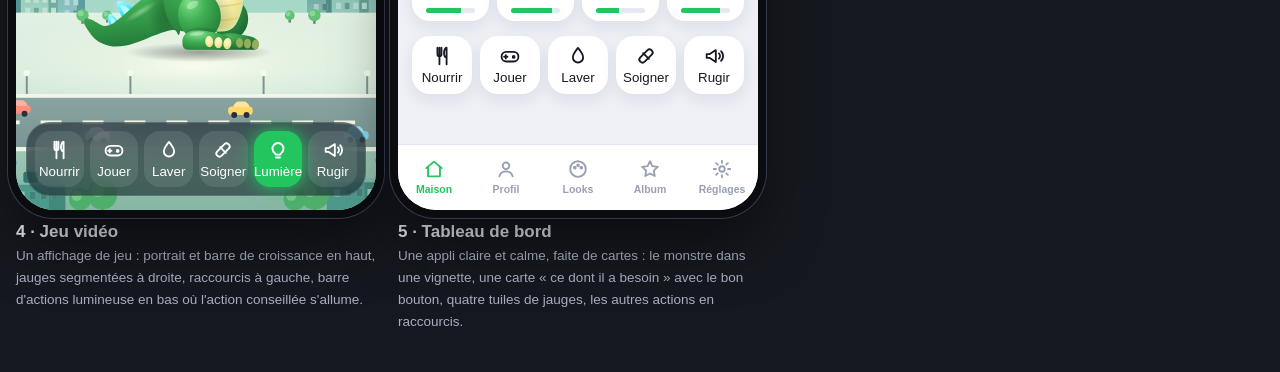
<file: propositions-ui.html>
<!doctype html>
<html lang="fr">
<head>
<meta charset="utf-8">
<meta name="viewport" content="width=device-width, initial-scale=1">
<title>Mini-Titan — 5 propositions d'interface</title>
<style>
  * { box-sizing: border-box; }
  body { margin: 0; padding: 20px 16px 40px; background: #16181f; color: #e8ebf5; font: 15px/1.4 -apple-system, "Segoe UI", Roboto, sans-serif; }
  h1 { font-size: 24px; margin: 0 0 4px; }
  .intro { color: #a9afc3; margin: 0 0 14px; max-width: 760px; }
  .pick { display: flex; flex-wrap: wrap; gap: 6px; margin-bottom: 18px; }
  .pick a { padding: 6px 12px; border-radius: 999px; background: #262a36; color: #dfe3f0; text-decoration: none; font-size: 13px; font-weight: 600; }
  .pick a.on { background: #fff; color: #111; }
  .row { display: flex; flex-wrap: wrap; gap: 26px 22px; }
  figure { margin: 0; width: 360px; }
  figcaption { margin-top: 10px; }
  figcaption b { font-size: 17px; display: block; }
  figcaption span { color: #a9afc3; font-size: 13.5px; }
  .ph { position: relative; width: 360px; height: 740px; border-radius: 38px; overflow: hidden; background: #000; box-shadow: 0 0 0 8px #0b0c10, 0 0 0 9px #333a4d, 0 30px 60px rgba(0,0,0,.5); font-family: -apple-system, "Segoe UI", Roboto, sans-serif; color: #fff; isolation: isolate; }
  .sc { position: absolute; overflow: hidden; }
  .sc .mt-scene { position: absolute; inset: 0; width: 100%; height: 100%; }
  .sc .mon { position: absolute; }
  .sc .mon .mt-mon { width: 100%; height: 100%; display: block; }
  svg.i { width: 22px; height: 22px; fill: none; stroke: currentColor; stroke-width: 2; stroke-linecap: round; stroke-linejoin: round; flex: none; }
  .glass { background: rgba(12, 16, 28, .55); -webkit-backdrop-filter: blur(16px) saturate(1.4); backdrop-filter: blur(16px) saturate(1.4); border: 1px solid rgba(255,255,255,.14); }

  /* ---------- 1. Immersif ---------- */
  .p1 .sc { inset: 0; }
  .p1 .name { position: absolute; left: 16px; top: 18px; padding: 8px 14px; border-radius: 18px; }
  .p1 .name b { font-size: 18px; display: block; line-height: 1.1; } .p1 .name span { font-size: 12px; opacity: .8; }
  .p1 .menu { position: absolute; right: 16px; top: 18px; width: 46px; height: 46px; border-radius: 50%; display: grid; place-items: center; }
  .p1 .bars { position: absolute; left: 14px; top: 110px; display: grid; gap: 10px; }
  .p1 .bar { display: flex; align-items: center; gap: 8px; }
  .p1 .bar .tube { width: 12px; height: 74px; border-radius: 6px; background: rgba(0,0,0,.35); border: 1px solid rgba(255,255,255,.25); display: flex; align-items: flex-end; overflow: hidden; }
  .p1 .bar .tube i { width: 100%; border-radius: 6px; background: var(--a); }
  .p1 .bar svg.i { width: 26px; height: 26px; padding: 4px; border-radius: 50%; background: rgba(12,16,28,.6); }
  .p1 .arc { position: absolute; left: 0; right: 0; bottom: 26px; height: 170px; }
  .p1 .arc button { position: absolute; width: 54px; height: 54px; margin: -27px; border-radius: 50%; border: 0; color: #fff; display: grid; place-items: center; }
  .p1 .arc .main { width: 72px; height: 72px; margin: -36px; left: 50%; top: 130px; background: var(--a); color: var(--on); box-shadow: 0 10px 26px rgba(0,0,0,.45); }
  .p1 .arc .main svg.i { width: 30px; height: 30px; }
  .p1 .hintl { position: absolute; left: 0; right: 0; bottom: 8px; text-align: center; font-size: 11.5px; opacity: .75; text-shadow: 0 1px 3px #000; }

  /* ---------- 2. Carte du bas ---------- */
  .p2 { background: #f4f1ea; color: #1c1b22; }
  .p2 .sc { left: 0; right: 0; top: 0; height: 400px; }
  .p2 .top { position: absolute; left: 14px; right: 14px; top: 16px; display: flex; justify-content: space-between; align-items: center; }
  .p2 .chip { padding: 7px 13px; border-radius: 16px; background: rgba(255,255,255,.9); color: #1c1b22; font-weight: 700; font-size: 14px; box-shadow: 0 4px 12px rgba(0,0,0,.15); }
  .p2 .card { position: absolute; left: 0; right: 0; bottom: 0; top: 368px; background: #fffdf8; border-radius: 30px 30px 0 0; padding: 16px 16px 0; box-shadow: 0 -10px 30px rgba(0,0,0,.18); }
  .p2 .card h3 { margin: 0 0 2px; font-size: 20px; } .p2 .card p { margin: 0 0 12px; font-size: 13px; color: #6b6878; }
  .p2 .st { display: grid; grid-template-columns: 1fr 1fr; gap: 8px 14px; margin-bottom: 14px; }
  .p2 .st div { font-size: 12px; font-weight: 700; color: #6b6878; }
  .p2 .st .m { height: 9px; border-radius: 5px; background: #ebe6da; margin-top: 4px; overflow: hidden; } .p2 .st .m i { display: block; height: 100%; border-radius: 5px; }
  .p2 .acts { display: grid; grid-template-columns: repeat(3, 1fr); gap: 8px; }
  .p2 .acts button { border: 0; border-radius: 18px; padding: 8px 4px 6px; font: 700 12.5px inherit; color: #1c1b22; display: flex; flex-direction: column; align-items: center; gap: 4px; }
  .p2 .nav { position: absolute; left: 50%; bottom: 12px; transform: translateX(-50%); display: flex; gap: 22px; padding: 10px 22px; border-radius: 26px; background: #1c1b22; color: #8f8c9c; }
  .p2 .nav .on { color: #fff; }

  /* ---------- 3. Console de poche ---------- */
  .p3 { background: linear-gradient(160deg, var(--a), var(--b)); }
  .p3::before { content: ""; position: absolute; inset: 0; background: radial-gradient(120% 60% at 30% 0, rgba(255,255,255,.35), transparent 60%); }
  .p3 .brand { position: absolute; top: 18px; left: 0; right: 0; text-align: center; font-weight: 900; letter-spacing: .28em; font-size: 12px; color: var(--on); opacity: .75; }
  .p3 .bezel { position: absolute; left: 18px; right: 18px; top: 44px; height: 430px; border-radius: 34px; background: #14161d; padding: 10px; box-shadow: inset 0 4px 10px rgba(0,0,0,.7), 0 2px 0 rgba(255,255,255,.35); }
  .p3 .sc { position: relative; width: 100%; height: 100%; border-radius: 26px; }
  .p3 .hud { position: absolute; left: 10px; right: 10px; top: 10px; display: flex; justify-content: space-between; gap: 6px; }
  .p3 .hud span { flex: 1; display: flex; align-items: center; justify-content: center; gap: 4px; padding: 5px 0; border-radius: 12px; font-size: 12.5px; font-weight: 800; background: rgba(8,10,18,.6); }
  .p3 .hud svg.i { width: 15px; height: 15px; }
  .p3 .pad { position: absolute; left: 22px; right: 22px; top: 494px; display: grid; grid-template-columns: repeat(3, 1fr); gap: 12px 14px; }
  .p3 .pad button { height: 62px; border-radius: 22px; border: 0; background: linear-gradient(#fff, #e3e6ee); color: #20232e; font: 800 12px inherit; display: flex; flex-direction: column; align-items: center; justify-content: center; gap: 3px; box-shadow: 0 6px 0 rgba(0,0,0,.28), inset 0 2px 0 #fff; }
  .p3 .foot { position: absolute; left: 0; right: 0; bottom: 14px; display: flex; justify-content: center; gap: 30px; color: var(--on); opacity: .8; }

  /* ---------- 4. HUD de jeu vidéo ---------- */
  .p4 .sc { inset: 0; }
  .p4 .hud { position: absolute; left: 12px; right: 12px; top: 14px; display: flex; gap: 10px; align-items: center; }
  .p4 .av { width: 54px; height: 54px; border-radius: 16px; background: var(--a); display: grid; place-items: center; font-weight: 900; font-size: 20px; color: var(--on); box-shadow: 0 0 0 2px #fff, 0 6px 14px rgba(0,0,0,.4); }
  .p4 .inf { flex: 1; min-width: 0; padding: 7px 12px 9px; border-radius: 14px; }
  .p4 .inf b { font-size: 15px; } .p4 .inf small { font-size: 11.5px; opacity: .8; margin-left: 6px; }
  .p4 .xp { height: 6px; border-radius: 3px; background: rgba(255,255,255,.2); margin-top: 5px; } .p4 .xp i { display: block; height: 100%; width: 42%; border-radius: 3px; background: var(--a); }
  .p4 .stats { position: absolute; right: 12px; top: 84px; width: 150px; display: grid; gap: 6px; }
  .p4 .s { display: flex; align-items: center; gap: 6px; padding: 5px 8px; border-radius: 10px; font-size: 11px; font-weight: 800; }
  .p4 .s svg.i { width: 15px; height: 15px; }
  .p4 .seg { flex: 1; display: grid; grid-template-columns: repeat(8, 1fr); gap: 2px; } .p4 .seg i { height: 8px; border-radius: 2px; background: rgba(255,255,255,.2); } .p4 .seg i.f { background: var(--a); }
  .p4 .dock { position: absolute; left: 10px; right: 10px; bottom: 14px; padding: 8px; border-radius: 24px; display: grid; grid-template-columns: repeat(6, 1fr); gap: 6px; }
  .p4 .dock button { height: 56px; border: 0; border-radius: 16px; background: rgba(255,255,255,.1); color: #fff; font: 700 9px inherit; padding: 0; display: flex; flex-direction: column; align-items: center; justify-content: center; gap: 3px; }
  .p4 .dock button.hot { background: var(--a); color: var(--on); box-shadow: 0 0 18px var(--a); }
  .p4 .side { position: absolute; left: 12px; top: 96px; display: grid; gap: 8px; }
  .p4 .side button { width: 44px; height: 44px; border-radius: 14px; border: 0; color: #fff; display: grid; place-items: center; }

  /* ---------- 5. Tableau de bord ---------- */
  .p5 { background: #eef0f6; color: #171923; }
  .p5 .head { position: absolute; left: 18px; right: 18px; top: 18px; display: flex; justify-content: space-between; align-items: flex-end; }
  .p5 .head b { font-size: 26px; letter-spacing: -.02em; } .p5 .head span { font-size: 13px; color: #6a7084; display: block; }
  .p5 .sc { left: 14px; right: 14px; top: 78px; height: 300px; border-radius: 28px; box-shadow: 0 14px 30px rgba(20,30,60,.2); }
  .p5 .need { position: absolute; left: 14px; right: 14px; top: 392px; padding: 12px 12px 12px 16px; border-radius: 22px; background: #fff; display: flex; align-items: center; gap: 12px; box-shadow: 0 6px 16px rgba(20,30,60,.08); }
  .p5 .need div { flex: 1; } .p5 .need b { display: block; font-size: 15.5px; } .p5 .need span { font-size: 12.5px; color: #6a7084; }
  .p5 .need button { border: 0; border-radius: 16px; padding: 11px 16px; background: var(--a); color: var(--on); font: 800 14px inherit; }
  .p5 .tiles { position: absolute; left: 14px; right: 14px; top: 474px; display: grid; grid-template-columns: repeat(4, 1fr); gap: 8px; }
  .p5 .tile { background: #fff; border-radius: 18px; padding: 10px 4px 8px; text-align: center; box-shadow: 0 6px 16px rgba(20,30,60,.08); }
  .p5 .tile b { display: block; font-size: 19px; } .p5 .tile span { font-size: 11px; color: #6a7084; font-weight: 600; }
  .p5 .tile .r { height: 5px; margin: 6px 10px 0; border-radius: 3px; background: #e6e9f2; overflow: hidden; } .p5 .tile .r i { display: block; height: 100%; background: var(--a2); }
  .p5 .quick { position: absolute; left: 14px; right: 14px; top: 566px; display: grid; grid-template-columns: repeat(5, 1fr); gap: 8px; }
  .p5 .quick button { border: 0; background: #fff; border-radius: 18px; height: 58px; color: #171923; font: 700 10.5px inherit; display: flex; flex-direction: column; align-items: center; justify-content: center; gap: 3px; box-shadow: 0 6px 16px rgba(20,30,60,.08); }
  .p5 .nav { position: absolute; left: 0; right: 0; bottom: 0; height: 66px; background: #fff; display: grid; grid-template-columns: repeat(5, 1fr); align-items: center; justify-items: center; color: #9aa0b4; font-size: 10.5px; font-weight: 700; border-top: 1px solid #e3e6ef; }
  .p5 .nav span { display: flex; flex-direction: column; align-items: center; gap: 2px; } .p5 .nav .on { color: var(--a2); }
</style>
</head>
<body>
<h1>Mini-Titan — 5 propositions d'interface</h1>
<p class="intro">Cinq façons d'organiser l'écran principal, avec le vrai monstre et le vrai décor. Ce sont des maquettes : rien n'est cliquable, le jeu en ligne n'est pas modifié. Change de look ci-dessous pour voir chaque proposition dans une autre ambiance.</p>
<div class="pick" id="pick"></div>
<div class="row" id="row"></div>

<script src="js/skins.js"></script>
<script src="js/art.js"></script>
<script src="js/scenes.js"></script>
<script>
(function () {
  var q = {}; location.search.replace(/[?&]([^=&]+)=([^&]*)/g, function (m, k, v) { q[k] = decodeURIComponent(v); });
  var li = Math.max(0, Math.min(MT.SKINS.length - 1, +q.look || 0)), sk = MT.SKINS[li], n = 0;
  ['art', 'scenes'].forEach(function (m) { var s = document.createElement('style'); s.textContent = MT[m].css; document.head.appendChild(s); });
  document.getElementById('pick').innerHTML = MT.SKINS.map(function (s, i) { return '<a class="' + (i === li ? 'on' : '') + '" href="?look=' + i + '">' + s.name + '</a>'; }).join('');
  function lum(h) { h = h.replace('#', ''); var r = parseInt(h.substr(0, 2), 16), g = parseInt(h.substr(2, 2), 16), b = parseInt(h.substr(4, 2), 16); return (0.299 * r + 0.587 * g + 0.114 * b) / 255; }
  var A = sk.ui.accent, A2 = lum(A) > 0.75 ? sk.ui.accent2 : A, ON = lum(A) > 0.55 ? '#141018' : '#ffffff';
  var P = {
    food: '<path d="M7 3v7a2.2 2.2 0 0 0 4.4 0V3M9.2 3v18"/><path d="M17 21v-7.500M17 13.500c-1.700 0-2.800-1.600-2.800-4.800S15.600 3 17 3v10.500Z"/>',
    play: '<rect x="2.800" y="7.500" width="18.400" height="10.500" rx="5.200"/><path d="M7.400 11v3.600M5.600 12.800h3.600"/><circle cx="16" cy="13" r="1"/>',
    wash: '<path d="M12 3.200c3.200 3.900 5.600 6.900 5.600 10.300a5.600 5.600 0 0 1-11.200 0c0-3.400 2.400-6.400 5.600-10.300Z"/>',
    heal: '<rect x="3.200" y="8.600" width="17.600" height="6.800" rx="3.400" transform="rotate(-45 12 12)"/><path d="m8.900 8.900 6.200 6.200"/>',
    light: '<path d="M8.400 15.200a6 6 0 1 1 7.200 0c-.6.500-.9 1.100-.9 1.800H9.300c0-.7-.3-1.300-.9-1.800Z"/><path d="M9.800 20.200h4.400"/>',
    roar: '<path d="M4 10v4h3l7 4.500v-13L7 10H4Z"/><path d="M17.400 9.200a4 4 0 0 1 0 5.600M19.800 6.800a7.400 7.400 0 0 1 0 10.400"/>',
    smile: '<circle cx="12" cy="12" r="8.600"/><path d="M8.300 13.800c1 1.500 2.200 2.200 3.700 2.200s2.700-.7 3.700-2.200"/>',
    bolt: '<path d="M13 2.800 5.500 13.500H11l-1 7.700L18.500 10.500H13Z"/>',
    home: '<path d="M3.500 11 12 4l8.500 7"/><path d="M5.500 9.800V20h13V9.800"/>',
    user: '<circle cx="12" cy="8.500" r="3.600"/><path d="M4.800 20c.9-3.600 3.800-5.400 7.200-5.400s6.300 1.800 7.200 5.400"/>',
    star: '<path d="m12 3.500 2.600 5.400 5.900.8-4.300 4.100 1 5.900L12 16.900l-5.200 2.800 1-5.900L3.500 9.700l5.900-.8Z"/>',
    pal: '<circle cx="12" cy="12" r="8.500"/><circle cx="8.500" cy="10.500" r="1"/><circle cx="12" cy="8" r="1"/><circle cx="15.500" cy="10.500" r="1"/>',
    gear: '<circle cx="12" cy="12" r="3"/><path d="M12 3v2.400M12 18.600V21M3 12h2.400M18.600 12H21M5.600 5.600l1.700 1.700M16.700 16.700l1.700 1.700M5.600 18.400l1.700-1.700M16.700 7.300l1.700-1.700"/>',
    dots: '<circle cx="5" cy="12" r="1.300"/><circle cx="12" cy="12" r="1.300"/><circle cx="19" cy="12" r="1.300"/>',
    plus: '<path d="M12 5v14M5 12h14"/>'
  };
  function ic(k) { return '<svg class="i" viewBox="0 0 24 24">' + P[k] + '</svg>'; }
  var ACT = [['food', 'Nourrir'], ['play', 'Jouer'], ['wash', 'Laver'], ['heal', 'Soigner'], ['light', 'Lumière'], ['roar', 'Rugir']];
  var ST = [['food', 'Faim', 72], ['smile', 'Humeur', 84], ['bolt', 'Énergie', 46], ['wash', 'Propreté', 80]];
  function scene() { return '<div class="sc">' + MT.scenes.render(sk, { night: false, uid: 'p' + (++n) + '-' }) + '<div class="mon">' + MT.art.monster(sk, { stage: 3, mood: 'happy', uid: 'm' + (++n) + '-' }) + '</div>'; }
  var navIcons = [['home', 'Maison'], ['user', 'Profil'], ['pal', 'Looks'], ['star', 'Album'], ['gear', 'Réglages']];

  var M = [
    ['1 · Immersif', 'Le décor prend tout l\'écran. Les jauges sont quatre tubes discrets à gauche ; un gros bouton central déploie les six actions en éventail. Les onglets passent dans un menu en haut à droite.',
      '<div class="ph p1">' + scene() + '</div><div class="name glass"><b>Titan</b><span>Ado · 2 jours</span></div><div class="menu glass">' + ic('dots') + '</div>' +
      '<div class="bars">' + ST.map(function (s) { return '<div class="bar"><div class="tube"><i style="height:' + s[2] + '%"></i></div>' + ic(s[0]) + '</div>'; }).join('') + '</div>' +
      '<div class="arc">' + ACT.map(function (a, i) { var t = Math.PI * (1 - (i + 0.5) / 6), x = 180 + Math.cos(t) * 132, y = 130 - Math.sin(t) * 104; return '<button class="glass" style="left:' + x + 'px;top:' + y + 'px">' + ic(a[0]) + '</button>'; }).join('') + '<button class="main">' + ic('plus') + '</button></div>' +
      '<div class="hintl">Touche le monstre pour le caresser</div></div>'],
    ['2 · Carte du bas', 'Le décor en haut, une grande carte claire en bas : jauges en barres avec leur nom, six tuiles d\'action colorées bien lisibles, navigation dans une pastille flottante.',
      '<div class="ph p2">' + scene() + '</div><div class="top"><span class="chip">Titan · Ado</span><span class="chip">14:20</span></div>' +
      '<div class="card"><h3>Il est en pleine forme</h3><p>Son énergie baisse : pense à la sieste.</p><div class="st">' + ST.map(function (s, i) { return '<div>' + s[1] + ' · ' + s[2] + '<div class="m"><i style="width:' + s[2] + '%;background:' + ['#ff8a5b', '#ffc531', '#7c6cff', '#35c3e8'][i] + '"></i></div></div>'; }).join('') + '</div>' +
      '<div class="acts">' + ACT.map(function (a, i) { return '<button style="background:' + ['#ffe1d4', '#fff0c2', '#d6f1fb', '#ffd9e6', '#fff6bf', '#e5defe'][i] + '">' + ic(a[0]) + a[1] + '</button>'; }).join('') + '</div></div>' +
      '<div class="nav">' + navIcons.map(function (x, i) { return '<span class="' + (i ? '' : 'on') + '">' + ic(x[0]) + '</span>'; }).join('') + '</div></div>'],
    ['3 · Console de poche', 'Un clin d\'œil à l\'œuf d\'origine, en version moderne : l\'écran dans un cadre, les jauges en bandeau, et six gros boutons « physiques » en dessous. La coque prend la couleur du look.',
      '<div class="ph p3"><div class="brand">MINI-TITAN</div><div class="bezel">' + scene() + '<div class="hud">' + ST.map(function (s) { return '<span>' + ic(s[0]) + s[2] + '</span>'; }).join('') + '</div></div></div>' +
      '<div class="pad">' + ACT.map(function (a) { return '<button>' + ic(a[0]) + a[1] + '</button>'; }).join('') + '</div>' +
      '<div class="foot">' + navIcons.map(function (x) { return ic(x[0]); }).join('') + '</div></div>'],
    ['4 · Jeu vidéo', 'Un affichage de jeu : portrait et barre de croissance en haut, jauges segmentées à droite, raccourcis à gauche, barre d\'actions lumineuse en bas où l\'action conseillée s\'allume.',
      '<div class="ph p4">' + scene() + '</div><div class="hud"><div class="av">T</div><div class="inf glass"><b>Titan</b><small>Ado · 2 jours</small><div class="xp"><i></i></div></div></div>' +
      '<div class="stats">' + ST.map(function (s) { var f = Math.round(s[2] / 12.5), seg = ''; for (var i = 0; i < 8; i++) seg += '<i class="' + (i < f ? 'f' : '') + '"></i>'; return '<div class="s glass">' + ic(s[0]) + '<div class="seg">' + seg + '</div></div>'; }).join('') + '</div>' +
      '<div class="side">' + ['user', 'pal', 'star', 'gear'].map(function (k) { return '<button class="glass">' + ic(k) + '</button>'; }).join('') + '</div>' +
      '<div class="dock glass">' + ACT.map(function (a, i) { return '<button class="' + (i === 4 ? 'hot' : '') + '">' + ic(a[0]) + a[1] + '</button>'; }).join('') + '</div></div>'],
    ['5 · Tableau de bord', 'Une appli claire et calme, faite de cartes : le monstre dans une vignette, une carte « ce dont il a besoin » avec le bon bouton, quatre tuiles de jauges, les autres actions en raccourcis.',
      '<div class="ph p5"><div class="head"><div><span>Ado · 2 jours</span><b>Titan</b></div><span>14:20</span></div>' + scene() + '</div>' +
      '<div class="need"><div><b>Il commence à fatiguer</b><span>Éteins la lumière pour une sieste.</span></div><button>Lumière</button></div>' +
      '<div class="tiles">' + ST.map(function (s) { return '<div class="tile"><b>' + s[2] + '</b><span>' + s[1] + '</span><div class="r"><i style="width:' + s[2] + '%"></i></div></div>'; }).join('') + '</div>' +
      '<div class="quick">' + ACT.filter(function (a) { return a[0] !== 'light'; }).map(function (a) { return '<button>' + ic(a[0]) + a[1] + '</button>'; }).join('') + '</div>' +
      '<div class="nav">' + navIcons.map(function (x, i) { return '<span class="' + (i ? '' : 'on') + '">' + ic(x[0]) + x[1] + '</span>'; }).join('') + '</div></div>']
  ];
  document.getElementById('row').innerHTML = M.map(function (m) { return '<figure>' + m[2] + '<figcaption><b>' + m[0] + '</b><span>' + m[1] + '</span></figcaption></figure>'; }).join('');
  Array.prototype.forEach.call(document.querySelectorAll('.ph'), function (p) { p.style.setProperty('--a', A); p.style.setProperty('--a2', A2); p.style.setProperty('--b', sk.ui.bgBot); p.style.setProperty('--on', ON); });
  /* pose le monstre les pieds sur la ligne de sol du décor (même calcul que dans l'appli) */
  Array.prototype.forEach.call(document.querySelectorAll('.sc'), function (s) {
    var w = s.clientWidth, h = s.clientHeight, e = Math.max(w / 400, h / 600), gb = 130 * e, side = Math.min(w * 0.95, (h - gb - 40) / 0.66), m = s.querySelector('.mon');
    m.style.width = m.style.height = side + 'px'; m.style.left = (w - side) / 2 + 'px'; m.style.bottom = (gb - side * 0.1) + 'px';
  });
})();
</script>
</body>
</html>
</file>
<file: app.css>
/* Mini-Titan — habillage de l'appli (mobile d'abord).
   Les couleurs viennent du look courant : js/ui.js pose les variables --accent, --ink, --surf… sur <html>.
   Sommaire : 1 bases · 2 coque · 3 scène · 4 jauges et dock · 5 onglets · 6 composants
              7 feuilles · 8 écrans pleins · 9 profil / looks / réglages · 10 accueil · 11 ordinateur · 12 paysage · 13 confort */

/* ------------------------------------------------------------------ 1. bases */
:root {
  --accent: #22c55e; --accent2: #38e8ff; --bg-top: #12432f; --bg-bot: #061f16; --ink: #eafff0;
  --page-top: #12432f; --page-bot: #061f16;
  --surf: #071d15; --surf2: #0d2a1f; --glass: rgba(7, 29, 21, .58); --glass-solid: rgba(7, 29, 21, .92);
  --hi: #22c55e; --on-accent: #06140c;
  --ink2: rgba(234, 255, 240, .74); --ink3: rgba(234, 255, 240, .52);
  --line: rgba(234, 255, 240, .13); --fill: rgba(234, 255, 240, .09); --fill2: rgba(234, 255, 240, .17);
  --warn: #ffb020; --bad: #ff4d5e; --bad-ink: #ff97a0; --bad-fill: #dc1f43; --good: #3ddc84;
  --lamp: #ffd54a; --lamp-line: rgba(255, 213, 74, .6); --status: transparent;
  --sat: env(safe-area-inset-top, 0px); --sab: env(safe-area-inset-bottom, 0px);
  --ease: cubic-bezier(.2, .8, .2, 1); --spring: cubic-bezier(.3, 1.45, .5, 1);
  --font: -apple-system, BlinkMacSystemFont, "SF Pro Text", "Segoe UI", Roboto, "Helvetica Neue", sans-serif;
  --dock-c: clamp(44px, 13.6vw, 56px);
}
*, *::before, *::after { box-sizing: border-box; }
html, body { height: 100%; margin: 0; overflow: hidden; overscroll-behavior: none; background: var(--bg-bot); }
body {
  font-family: var(--font); font-size: 16px; line-height: 1.35; color: var(--ink);
  font-variant-numeric: tabular-nums; -webkit-font-smoothing: antialiased; text-rendering: optimizeLegibility;
  -webkit-user-select: none; user-select: none; -webkit-touch-callout: none;
  -webkit-tap-highlight-color: transparent; touch-action: manipulation; -webkit-text-size-adjust: 100%;
}
button, input { font: inherit; color: inherit; }
button { -webkit-appearance: none; appearance: none; border: 0; background: none; padding: 0; margin: 0; cursor: pointer; touch-action: manipulation; }
button:disabled { cursor: default; }
input { -webkit-user-select: text; user-select: text; }
h1, h2, h3, p { margin: 0; }
svg { display: block; }
a { color: inherit; }
:focus { outline: none; }
:focus-visible { outline: 3px solid var(--accent2); outline-offset: 2px; }
.ic { width: 24px; height: 24px; flex: none; fill: none; stroke: currentColor; stroke-width: 2; stroke-linecap: round; stroke-linejoin: round; }
.ic .f { fill: currentColor; stroke: none; }
.mt-prop { width: 100%; height: 100%; overflow: visible; }
.nw { white-space: nowrap; }

/* verre dépoli, avec repli opaque */
.glass { background: var(--glass-solid); border: 1px solid var(--line); box-shadow: 0 6px 22px rgba(0, 0, 0, .18); }
@supports ((-webkit-backdrop-filter: blur(1px)) or (backdrop-filter: blur(1px))) {
  .glass { background: var(--glass); -webkit-backdrop-filter: blur(18px) saturate(1.5); backdrop-filter: blur(18px) saturate(1.5); }
}

/* ------------------------------------------------------------------ 2. coque */
.backdrop { display: none; }
.app {
  position: fixed; inset: 0; height: 100vh; height: 100dvh; display: flex; flex-direction: column;
  overflow: hidden; background: var(--surf); isolation: isolate;
}
/* le fond des vues prolonge le haut de la page : c'est lui qu'on voit sous la barre d'état des onglets défilants */
.views { position: relative; flex: 1 1 auto; min-height: 0; background: var(--page-top); }
/* iPhone installé : l'heure et la batterie sont écrites en blanc par-dessus l'appli ; sur le look clair, un voile les garde lisibles */
.app::before { content: ""; position: absolute; z-index: 70; left: 0; right: 0; top: 0; height: var(--sat); background: var(--status); pointer-events: none; }
.view { position: absolute; inset: 0; display: none; }
.view.on { display: flex; flex-direction: column; animation: ui-fade .24s ease both; }
.view.scroll {
  top: var(--sat);          /* la zone de la barre d'état n'appartient pas au défilement : rien ne passe sous l'heure */
  overflow-x: hidden; overflow-y: auto; overscroll-behavior: contain; -webkit-overflow-scrolling: touch;
  padding: 18px 16px 28px; background: linear-gradient(var(--page-top), var(--page-bot));
}
.view.scroll.on { display: block; }
.layer { position: absolute; inset: 0; pointer-events: none; z-index: 40; }
.layer > * { pointer-events: auto; }
#fulls { z-index: 50; }

/* ------------------------------------------------------------------ 3. scène */
.stage {
  position: relative; flex: 1 1 auto; min-height: 0; overflow: hidden; isolation: isolate;
  border-radius: 0 0 30px 30px; background: var(--bg-bot);
}
.stage-scene { position: absolute; inset: 0; z-index: 0; }
.stage-scene .mt-scene { position: absolute; inset: 0; width: 100%; height: 100%; }
.stage-mon { position: absolute; z-index: 1; pointer-events: none; }
.stage-mon .mt-mon { width: 100%; height: 100%; }
.mon-hit { position: absolute; z-index: 2; border-radius: 42%; }
.mon-hit:focus-visible { outline-offset: -6px; }

.poops { position: absolute; inset: 0; z-index: 2; pointer-events: none; }
.poop {
  position: absolute; width: 52px; height: 52px; margin: 0 0 0 -26px; padding: 4px; pointer-events: auto;
  animation: ui-pop-in .4s var(--spring) both; transition: transform .16s var(--ease);
}
.poop:active { transform: scale(.88); }
.poop.out { animation: ui-pop-out .3s ease-in both; pointer-events: none; }

.veil {
  position: absolute; inset: 0; z-index: 3; pointer-events: none; opacity: 0; transition: opacity .7s ease;
  /* clair de lune sur le monstre (on le voit dormir), bords toujours sombres */
  background: radial-gradient(78% 46% at 50% 62%, rgba(10, 16, 60, .4), rgba(6, 9, 40, .8) 70%, rgba(3, 5, 26, .93));
}
.stage.dark .veil { opacity: 1; }
/* lumière éteinte : un seul groupe de « Zzz », celui de l'interface, au-dessus du voile (le dessin a les siens, lumière allumée) */
.stage.dark.asleep .stage-mon .mt-z { display: none; }
.zzz { position: absolute; z-index: 4; width: 60px; height: 60px; pointer-events: none; opacity: 0; transition: opacity .5s; }
.stage.dark.asleep .zzz { opacity: 1; animation: ui-float 3.2s ease-in-out infinite; }

/* bulle de besoin */
.need {
  position: absolute; z-index: 4; width: 58px; height: 58px; padding: 9px; border-radius: 50% 50% 50% 14px;
  background: #fff; box-shadow: 0 8px 20px rgba(0, 0, 0, .28), inset 0 0 0 3px rgba(20, 24, 40, .08);
  transform: scale(0); transform-origin: 0 100%; transition: transform .32s var(--spring); pointer-events: none;
}
.need.on { transform: scale(1); animation: ui-bob 2.4s ease-in-out .4s infinite; }
.need.crit { box-shadow: 0 8px 20px rgba(0, 0, 0, .28), inset 0 0 0 3.5px var(--bad); }
.need.crit.on { animation: ui-shake 1.6s ease-in-out .4s infinite; }

/* consigne (œuf, monstre envolé) */
.hint { position: absolute; z-index: 5; left: 0; right: 0; display: flex; justify-content: center; padding: 0 16px; pointer-events: none; }
.hint > * { pointer-events: auto; }
.hint .pill {
  padding: 11px 18px; border-radius: 22px; font-size: 15px; font-weight: 600; text-align: center;
  animation: ui-bob 2.2s ease-in-out infinite;
}

/* petits retours flottants */
.fx { position: absolute; inset: 0; z-index: 5; pointer-events: none; overflow: hidden; }
.fl { position: absolute; width: 34px; height: 34px; margin: -17px 0 0 -17px; animation: ui-rise 1.1s ease-out both; }
.fl.txt {
  width: auto; height: auto; margin: -12px 0 0; transform: translateX(-50%); white-space: nowrap;
  font-size: 19px; font-weight: 800; color: #fff; text-shadow: 0 2px 0 rgba(0, 0, 0, .35), 0 0 12px rgba(0, 0, 0, .35);
  animation-name: ui-rise-txt;
}
.fl.burst { animation: ui-burst .8s ease-out both; }
.fly { position: absolute; z-index: 5; width: 68px; height: 68px; margin: -34px 0 0 -34px; pointer-events: none;
  transition: left .55s cubic-bezier(.4, 0, .3, 1), top .55s cubic-bezier(.3, -.4, .6, 1), transform .55s ease, opacity .25s ease .45s; }
.fly.pop { animation: ui-pop-in .35s var(--spring) both; transition: opacity .3s; }

/* barre du haut, posée sur le décor */
.topbar {
  position: absolute; z-index: 6; left: 0; right: 0; top: 0; display: flex; align-items: flex-start; justify-content: space-between;
  gap: 10px; padding: calc(var(--sat) + 10px) 12px 0; pointer-events: none; transition: opacity .25s;
}
.topbar > * { pointer-events: auto; }
.idcard {
  display: flex; flex-direction: column; align-items: stretch; min-width: 132px; max-width: 58%; text-align: left;
  padding: 9px 16px 11px; border-radius: 22px; transition: transform .18s var(--ease);
}
.idcard:active { transform: scale(.97); }
.idcard .nm { font-size: 20px; line-height: 1.15; font-weight: 800; letter-spacing: -.01em; white-space: nowrap; overflow: hidden; text-overflow: ellipsis; }
.idcard .sub { font-size: 12.5px; font-weight: 600; color: var(--ink2); white-space: nowrap; overflow: hidden; text-overflow: ellipsis; margin-top: 1px; }
.idcard .grow { display: block; height: 4px; margin-top: 8px; border-radius: 2px; background: var(--fill2); overflow: hidden; }
.idcard .grow i { display: block; height: 100%; width: 0; border-radius: 2px; background: var(--hi); transition: width .6s var(--ease); }
.topright { display: flex; align-items: center; gap: 8px; }
.clock { display: flex; align-items: center; gap: 6px; height: 48px; padding: 0 15px 0 12px; border-radius: 24px; font-size: 15px; font-weight: 700; }
.clock .ic { width: 20px; height: 20px; }
.clock .spd { padding: 2px 7px; border-radius: 10px; background: #ffb020; color: #2a1a00; font-size: 12.5px; font-weight: 800; }
.clock .spd:empty { display: none; }
.clock.fast .clock-ic { display: none; }      /* la pastille « ×120 » prend la place du soleil */
.clock:active { transform: scale(.97); }
.bell { position: relative; width: 48px; height: 48px; border-radius: 50%; display: grid; place-items: center; transition: transform .18s var(--ease); }
.bell:active { transform: scale(.9); }
.bell .ic { width: 22px; height: 22px; }
.bell-dot { position: absolute; top: 9px; right: 10px; width: 11px; height: 11px; border-radius: 50%; background: var(--bad); border: 2px solid #fff; transform: scale(0); transition: transform .25s var(--spring); }
.bell.on { color: #fff; background: var(--bad); border-color: transparent; animation: ui-ring 1.5s ease-in-out infinite; }
.bell.on .ic { animation: ui-swing 1.5s ease-in-out infinite; transform-origin: 50% 10%; }

/* mode lavage */
.wash { position: absolute; inset: 0; z-index: 7; touch-action: none; cursor: grab; }
.wash-top { position: absolute; left: 12px; right: 12px; top: calc(var(--sat) + 10px); display: flex; align-items: center; gap: 10px; }
.wash-info { flex: 1 1 auto; min-width: 0; display: flex; align-items: center; gap: 10px; height: 56px; padding: 0 16px 0 6px; border-radius: 28px; font-size: 15px; font-weight: 600; }
.wash-info > span:last-child { line-height: 1.15; }        /* la consigne passe sur deux lignes plutôt que d'être coupée */
.wash-info .ring { width: 44px; height: 44px; flex: none; }
.wash-info .ring b { font-size: 13px; }
.wash .btn { flex: none; min-height: 52px; padding: 0 20px; }
.sponge { position: absolute; width: 78px; height: 78px; margin: -39px 0 0 -39px; pointer-events: none; filter: drop-shadow(0 8px 10px rgba(0, 0, 0, .3)); transition: transform .15s var(--ease); }
.sponge.down { transform: scale(.9) rotate(-8deg); }
.sponge.idle { animation: ui-sponge 1.6s ease-in-out infinite; }
.bub { position: absolute; width: 30px; height: 30px; margin: -15px 0 0 -15px; pointer-events: none; animation: ui-bub 1.2s ease-out both; }
.stage.washing .topbar, .stage.washing .need, .stage.washing .hint { opacity: 0; pointer-events: none; }
.stage.washing .topbar > * { pointer-events: none; }
.stage.washing .poops { z-index: 8; }         /* au-dessus du calque de lavage : on ramasse les crottes sans quitter le bain */

/* ------------------------------------------------------------------ 4. jauges et dock */
.gauges {
  position: absolute; z-index: 6; left: 12px; right: 12px; bottom: 10px; display: grid; grid-template-columns: repeat(4, 1fr);
  padding: 8px 4px 7px; border-radius: 26px; transition: opacity .3s;
}
.gauges.off { opacity: .5; }
.gauge { display: flex; flex-direction: column; align-items: center; gap: 4px; min-height: 48px; border-radius: 18px; transition: transform .18s var(--ease); }
.gauge:active { transform: scale(.94); }
.ring { position: relative; width: 48px; height: 48px; }
.ring svg { width: 100%; height: 100%; transform: rotate(-90deg); }
.ring circle { fill: none; stroke-width: 5; }
.ring .trk { stroke: var(--fill2); }
.ring .val { stroke: var(--hi); stroke-linecap: round; transition: stroke-dashoffset .7s var(--ease), stroke .3s; }
.ring b { position: absolute; inset: 0; display: grid; place-items: center; font-size: 15px; font-weight: 800; letter-spacing: -.02em; }
.gauge .lb { display: flex; align-items: center; gap: 3px; font-size: 11.5px; font-weight: 600; color: var(--ink2); white-space: nowrap; }
.gauge .lb .ic { width: 13px; height: 13px; stroke-width: 2.4; }
/* jauge basse : seul l'arc change de couleur, le chiffre reste à l'encre (lisible sur tous les verres) */
.gauge.warn .val { stroke: var(--warn); }
/* jauge vide : pastille pleine, c'est l'information la plus urgente de l'écran */
.gauge.bad .ring { border-radius: 50%; background: var(--bad-fill); animation: ui-pulse 1.1s ease-in-out infinite; }
.gauge.bad .trk { stroke: rgba(255, 255, 255, .4); }
.gauge.bad .ring b { color: #fff; }
.gauge.bad .lb { color: #fff; background: var(--bad-fill); padding: 1px 5px; margin: -1px 0; border-radius: 9px; }

.dock { flex: none; display: grid; grid-template-columns: repeat(6, 1fr); padding: 12px 6px 8px; background: var(--surf); }
.act { position: relative; display: flex; flex-direction: column; align-items: center; gap: 5px; min-width: 0; padding: 0; }
.act .circ {
  position: relative; width: var(--dock-c); height: var(--dock-c); border-radius: 50%; display: grid; place-items: center;
  background: var(--fill); box-shadow: inset 0 0 0 1px var(--line); color: var(--ink);
  transition: transform .18s var(--ease), background .25s, color .25s, box-shadow .25s;
}
.act .circ .ic { width: 26px; height: 26px; }
.act:active .circ { transform: scale(.88); background: var(--fill2); }
.act .lb { font-size: 11.5px; font-weight: 600; color: var(--ink2); white-space: nowrap; max-width: 100%; overflow: hidden; text-overflow: ellipsis; }
.act .dot {
  position: absolute; top: -1px; right: -1px; width: 15px; height: 15px; border-radius: 50%; background: var(--bad);
  border: 2.5px solid var(--surf); transform: scale(0); transition: transform .28s var(--spring);
}
.act.alert .dot { transform: scale(1); }
.act.alert .circ { background: var(--accent); color: var(--on-accent); box-shadow: 0 6px 16px rgba(0, 0, 0, .28); animation: ui-nudge 2.4s ease-in-out infinite; }
.act.alert .lb { color: var(--ink); }
/* lumière allumée (toute la journée) : discret, une ampoule jaune ; plein jaune seulement quand il faut vraiment éteindre */
.act.lit .circ { color: var(--lamp); box-shadow: inset 0 0 0 1.5px var(--lamp-line); }
.act.alert.lit .circ { background: #ffd54a; color: #3a2a00; box-shadow: 0 6px 16px rgba(0, 0, 0, .28), 0 0 18px rgba(255, 213, 74, .45); }

/* ------------------------------------------------------------------ 5. onglets */
.tabbar {
  flex: none; position: relative; z-index: 10; display: grid; grid-template-columns: repeat(4, 1fr);
  padding: 4px 8px calc(var(--sab) + 6px); background: var(--surf); border-top: 1px solid var(--line);
}
.tab { display: flex; flex-direction: column; align-items: center; justify-content: center; gap: 2px; height: 54px; color: var(--ink3); font-size: 11.5px; font-weight: 600; transition: color .2s; }
.tab .pill { width: 58px; height: 30px; border-radius: 15px; display: grid; place-items: center; transition: background .25s, transform .18s var(--ease); }
.tab:active .pill { transform: scale(.9); }
.tab.on { color: var(--ink); }
.tab.on .pill { background: var(--fill2); color: var(--hi); }

/* ------------------------------------------------------------------ 6. composants */
.btn {
  display: inline-flex; align-items: center; justify-content: center; gap: 8px; min-height: 54px; padding: 0 26px; border-radius: 27px;
  font-size: 16.5px; font-weight: 700; letter-spacing: -.005em; text-decoration: none; white-space: nowrap;
  background: var(--accent); color: var(--on-accent); box-shadow: 0 8px 20px rgba(0, 0, 0, .24);
  transition: transform .18s var(--ease), filter .2s, opacity .2s;
}
.btn:active { transform: scale(.96); filter: brightness(.94); }
.btn.block { display: flex; width: 100%; }
.btn.ghost { background: var(--fill); color: var(--ink); box-shadow: inset 0 0 0 1px var(--line); }
.btn.danger { background: var(--bad-fill); color: #fff; }
.btn.small { min-height: 48px; padding: 0 18px; font-size: 15px; }
.iconbtn { width: 48px; height: 48px; border-radius: 50%; display: grid; place-items: center; background: var(--fill); color: var(--ink); flex: none; transition: transform .18s var(--ease), background .2s; }
.iconbtn:active { transform: scale(.88); background: var(--fill2); }

.seg { display: grid; grid-auto-flow: column; grid-auto-columns: 1fr; gap: 4px; padding: 4px; border-radius: 18px; background: var(--fill); }
.seg button { min-height: 48px; border-radius: 14px; font-size: 15px; font-weight: 700; color: var(--ink2); transition: background .22s, color .22s, transform .18s var(--ease); }
.seg button:active { transform: scale(.96); }
.seg button.on { background: var(--accent); color: var(--on-accent); box-shadow: 0 3px 10px rgba(0, 0, 0, .22); }

.switch { position: relative; flex: none; width: 54px; height: 48px; }
.switch::before { content: ""; position: absolute; left: 0; top: 8px; width: 54px; height: 32px; border-radius: 16px; background: var(--fill2); transition: background .22s; }
.switch::after { content: ""; position: absolute; left: 3px; top: 11px; width: 26px; height: 26px; border-radius: 50%; background: #fff; box-shadow: 0 2px 6px rgba(0, 0, 0, .3); transition: transform .24s var(--ease); }
.switch[aria-checked="true"]::before { background: var(--good); }
.switch[aria-checked="true"]::after { transform: translateX(22px); }

.chip { display: inline-flex; align-items: center; gap: 4px; height: 26px; padding: 0 9px 0 7px; border-radius: 13px; background: var(--fill); font-size: 12.5px; font-weight: 700; white-space: nowrap; }
.chip .ic { width: 14px; height: 14px; stroke-width: 2.4; }
.chip.big { height: 32px; padding: 0 12px 0 10px; border-radius: 16px; font-size: 13.5px; }
.chip.big .ic { width: 16px; height: 16px; }

.toasts { position: absolute; z-index: 60; left: 0; right: 0; top: calc(var(--sat) + 86px); display: flex; flex-direction: column; align-items: center; gap: 8px; padding: 0 16px; pointer-events: none; }
.toast {
  display: flex; align-items: center; gap: 10px; max-width: 100%; min-height: 46px; padding: 9px 18px; border-radius: 24px;
  background: var(--surf2); color: var(--ink); border: 1px solid var(--line); box-shadow: 0 10px 28px rgba(0, 0, 0, .34);
  font-size: 15px; font-weight: 600; text-align: center; pointer-events: auto; animation: ui-toast-in .3s var(--spring) both;
}
.toast.out { animation: ui-toast-out .22s ease-in both; }
.toast.has-act { padding-right: 6px; text-align: left; }
.toast button { flex: none; min-height: 44px; margin: -4px 0; padding: 0 16px; border-radius: 22px; background: var(--accent); color: var(--on-accent); font-size: 14.5px; font-weight: 700; }

/* ------------------------------------------------------------------ 7. feuilles */
.sheet-wrap { position: absolute; inset: 0; display: flex; align-items: flex-end; }
.sheet-bg { position: absolute; inset: 0; background: rgba(4, 6, 16, .58); opacity: 0; transition: opacity .28s ease; }
.sheet {
  position: relative; width: 100%; max-height: 90%; display: flex; flex-direction: column; background: var(--surf);
  border-radius: 30px 30px 0 0; box-shadow: 0 -12px 44px rgba(0, 0, 0, .4), inset 0 1px 0 var(--line);
  transform: translateY(102%); transition: transform .32s var(--ease); padding-bottom: var(--sab); will-change: transform;
}
.sheet-wrap.on .sheet { transform: none; }
.sheet-wrap.on .sheet-bg { opacity: 1; }
.sheet.drag { transition: none; }
.sheet-top { flex: none; touch-action: none; cursor: grab; }
.sheet-grab { height: 22px; display: grid; place-items: center; }
.sheet-grab i { width: 40px; height: 5px; border-radius: 3px; background: var(--fill2); }
.sheet-head { display: flex; align-items: center; justify-content: space-between; gap: 12px; padding: 2px 12px 10px 20px; }
.sheet-head h2 { font-size: 23px; font-weight: 800; letter-spacing: -.02em; min-width: 0; text-wrap: balance; }
.sheet-body { flex: 1 1 auto; min-height: 0; overflow-y: auto; overscroll-behavior: contain; -webkit-overflow-scrolling: touch; padding: 2px 16px 20px; }
.sheet-body > * + * { margin-top: 14px; }
.sheet-note { display: flex; align-items: flex-start; gap: 8px; font-size: 13px; line-height: 1.4; color: var(--ink2); }
.sheet-note .ic { width: 18px; height: 18px; margin-top: 1px; color: var(--warn); }
.sheet-text { font-size: 15.5px; line-height: 1.5; color: var(--ink2); }
.sheet-actions { display: grid; gap: 10px; }

/* nourrir */
.foods { display: grid; grid-template-columns: 1fr 1fr; gap: 10px; }
.food { display: flex; flex-direction: column; align-items: center; gap: 4px; padding: 10px 8px 12px; border-radius: 22px; background: var(--fill); box-shadow: inset 0 0 0 1px var(--line); transition: transform .18s var(--ease), background .2s; }
.food:active { transform: scale(.95); background: var(--fill2); }
.food .pic { width: 76px; height: 76px; }
.food .nm { font-size: 16px; font-weight: 700; }
/* deux niveaux voulus : l'effet principal seul et plus gros, les bonus dessous (centré s'il n'y en a qu'un) */
.food .fx-row { display: grid; grid-template-columns: repeat(2, auto); justify-content: center; gap: 4px; margin-top: 3px; }
.food .fx-row .chip:first-child { grid-column: 1 / -1; justify-self: center; height: 30px; padding: 0 12px 0 9px; border-radius: 15px; font-size: 14.5px; background: var(--fill2); }
.food .fx-row .chip:first-child:nth-last-child(2) ~ .chip { grid-column: 1 / -1; justify-self: center; }

/* liste de jeux et lignes génériques */
.rows { display: grid; gap: 10px; }
.rowbtn { display: flex; align-items: center; gap: 12px; width: 100%; min-height: 76px; padding: 10px 12px; border-radius: 22px; background: var(--fill); box-shadow: inset 0 0 0 1px var(--line); text-align: left; transition: transform .18s var(--ease), background .2s; }
.rowbtn:active { transform: scale(.97); background: var(--fill2); }
.rowbtn .pic { width: 56px; height: 56px; flex: none; }
.rowbtn .tx { flex: 1 1 auto; min-width: 0; }
.rowbtn .nm { display: block; font-size: 16.5px; font-weight: 700; }
.rowbtn .ds { display: block; font-size: 13.5px; color: var(--ink2); margin-top: 1px; }
.rowbtn > .ic { color: var(--ink3); }
.empty { padding: 26px 16px 22px; text-align: center; }
.empty .pic { width: 84px; height: 84px; margin: 0 auto 10px; }
.empty h3 { font-size: 19px; font-weight: 800; }
.empty p { font-size: 15px; color: var(--ink2); margin-top: 4px; }

.away-list { display: grid; gap: 8px; }
.away-list li, .log li { list-style: none; }
.away-list, .log { margin: 0; padding: 0; }
.away-list li { display: flex; gap: 10px; align-items: flex-start; padding: 11px 14px; border-radius: 16px; background: var(--fill); font-size: 15px; }
.away-list li::before { content: ""; flex: none; width: 8px; height: 8px; margin-top: 7px; border-radius: 50%; background: var(--hi); }

.field {
  display: block; width: 100%; height: 58px; padding: 0 20px; border-radius: 20px; border: 2px solid var(--line); background: var(--fill);
  font-size: 20px; font-weight: 700; text-align: center; color: var(--ink); caret-color: var(--hi); transition: border-color .2s;
}
.field:focus { border-color: var(--hi); outline: none; }
.field::placeholder { color: var(--ink3); }

.help h3 { font-size: 16px; font-weight: 800; display: flex; align-items: center; gap: 8px; }
.help h3 .ic { width: 20px; height: 20px; color: var(--hi); }
.help p { font-size: 14.5px; line-height: 1.5; color: var(--ink2); margin-top: 4px; }
.help section + section { margin-top: 16px; }

/* ------------------------------------------------------------------ 8. écrans pleins */
.full {
  position: absolute; inset: 0; display: flex; flex-direction: column; overflow: hidden;
  background: linear-gradient(var(--page-top), var(--page-bot)); animation: ui-fade .28s ease both;
}
.full.out { animation: ui-fade-out .22s ease both; pointer-events: none; }
.full-head { flex: none; display: flex; align-items: center; justify-content: space-between; gap: 12px; padding: calc(var(--sat) + 10px) 12px 10px 20px; }
.full-head h2 { font-size: 22px; font-weight: 800; letter-spacing: -.02em; min-width: 0; white-space: nowrap; overflow: hidden; text-overflow: ellipsis; }
.game-host { position: relative; flex: 1 1 auto; min-height: 0; overflow: hidden; }
.full-foot { flex: none; display: grid; gap: 10px; padding: 12px 20px calc(var(--sab) + 20px); }
.full-foot.two { grid-template-columns: 1fr 1fr; }

.center { flex: 1 1 auto; min-height: 0; display: flex; flex-direction: column; align-items: center; justify-content: center; text-align: center; padding: 12px 24px; }
.center .kicker { font-size: 13px; font-weight: 700; letter-spacing: .08em; text-transform: uppercase; color: var(--ink2); }
.center h2 { font-size: 30px; line-height: 1.12; font-weight: 800; letter-spacing: -.025em; margin-top: 4px; text-wrap: balance; }
.center p { font-size: 16px; line-height: 1.45; color: var(--ink2); margin-top: 8px; max-width: 320px; }
.center .chips { display: flex; flex-wrap: wrap; justify-content: center; gap: 8px; margin-top: 14px; }
.hero { position: relative; width: min(74vw, 300px, 42vh); aspect-ratio: 1; flex: none; }
/* --k : agrandissement des jeunes (posé par ui.js), autour de leurs pieds — le sol du dessin est à 90 % du carré */
.hero .mt-mon { position: absolute; inset: 0; width: 100%; height: 100%; transform: scale(var(--k, 1)); transform-origin: 50% 90%; }
.hero::before { content: ""; position: absolute; inset: 4% 4% 8%; border-radius: 50%; background: radial-gradient(closest-side, #fff, transparent); opacity: .2; }
.hero .old, .hero .new { position: absolute; inset: 0; transition: opacity .5s ease, transform .6s var(--spring); }
.hero .new { opacity: 0; transform: scale(.6); }
.evo.done .hero .old { opacity: 0; transform: scale(1.25); }
.evo.done .hero .new { opacity: 1; transform: none; }
.flash { position: absolute; inset: 0; pointer-events: none; opacity: 0; background: radial-gradient(circle at 50% 42%, #fff, rgba(255, 255, 255, .7) 30%, transparent 70%); }
.evo.flashing .flash { animation: ui-flash 1s ease-out both; }
.evo .late { opacity: 0; transform: translateY(10px); transition: opacity .4s ease .25s, transform .4s var(--ease) .25s; }
.evo.done .late { opacity: 1; transform: none; }
.evo .early { transition: opacity .3s; }
.evo.done .early { display: none; }
.confetti { position: absolute; inset: 0; pointer-events: none; overflow: hidden; }
.confetti i { position: absolute; top: -20px; width: 10px; height: 14px; border-radius: 3px; animation: ui-confetti 2.6s linear both; }
.memorial { background: linear-gradient(#1b2350, #0a0d24); color: #f1f3ff; --ink: #f1f3ff; --ink2: rgba(241, 243, 255, .76); --fill: rgba(241, 243, 255, .1); --line: rgba(241, 243, 255, .16); }
.memorial .btn { background: #ffe27a; color: #1b2350; }
.memorial .hero::before { background: radial-gradient(closest-side, #ffe27a, transparent); opacity: .22; }
.memorial .stars { position: absolute; inset: 0; pointer-events: none; }
.memorial .center { position: relative; z-index: 1; }       /* le texte et le fantôme passent devant les étoiles */
.memorial .stars i { position: absolute; width: 3px; height: 3px; border-radius: 50%; background: #fff; animation: ui-twinkle 3s ease-in-out infinite; }
.result .hero { width: min(74vw, 300px, 34vh); }               /* un peu moins haut : titre, score et effets tiennent sur un écran court */
.result .score { font-size: 54px; line-height: 1; font-weight: 800; letter-spacing: -.03em; margin-top: 10px; }
.result .score small { display: block; font-size: 13px; font-weight: 700; letter-spacing: .08em; text-transform: uppercase; color: var(--ink2); margin-bottom: 4px; }

/* ------------------------------------------------------------------ 9. profil / looks / réglages */
.vt { font-size: 30px; line-height: 1.1; font-weight: 800; letter-spacing: -.025em; }
.lead { font-size: 15px; line-height: 1.45; color: var(--ink2); margin-top: 6px; }
.card { margin-top: 14px; padding: 16px; border-radius: 24px; background: var(--fill); box-shadow: inset 0 0 0 1px var(--line); }
.card > h3 { font-size: 13px; font-weight: 700; letter-spacing: .07em; text-transform: uppercase; color: var(--ink2); margin-bottom: 12px; }

.portrait { position: relative; margin-top: 16px; border-radius: 28px; overflow: hidden; aspect-ratio: 10 / 9; background: var(--bg-bot); box-shadow: 0 14px 34px rgba(0, 0, 0, .3); isolation: isolate; }
.portrait .mt-scene { position: absolute; inset: 0; width: 100%; height: 100%; }
/* pieds posés juste au-dessus du bandeau du nom (76 px) : le sol du dessin est à 10 % du bas de son carré */
.portrait .pm { position: absolute; left: 18%; width: 64%; bottom: 64px; aspect-ratio: 1; }
.portrait .pm .mt-mon { width: 100%; height: 100%; }
.portrait .pinfo { position: absolute; left: 10px; right: 10px; bottom: 10px; display: flex; align-items: center; gap: 10px; padding: 8px 8px 8px 16px; border-radius: 22px; }
.portrait .pinfo .tx { flex: 1 1 auto; min-width: 0; }
.portrait .pinfo .nm { font-size: 22px; font-weight: 800; letter-spacing: -.02em; white-space: nowrap; overflow: hidden; text-overflow: ellipsis; }
.portrait .pinfo .sub { font-size: 13px; font-weight: 600; color: var(--ink2); }
.pchips { display: flex; flex-wrap: wrap; gap: 8px; margin-top: 12px; }

.meter-row { display: flex; align-items: baseline; justify-content: space-between; gap: 10px; font-size: 15.5px; font-weight: 700; }
.meter-row span:last-child { color: var(--ink2); font-weight: 600; font-size: 14px; }
.meter { height: 10px; margin-top: 8px; border-radius: 5px; background: var(--fill2); overflow: hidden; }
.meter i { display: block; height: 100%; border-radius: 5px; background: var(--hi); transition: width .6s var(--ease); }
.kv { display: flex; align-items: center; gap: 10px; margin-top: 14px; padding-top: 14px; border-top: 1px solid var(--line); font-size: 15.5px; font-weight: 700; }
.kv .ic { width: 20px; height: 20px; color: var(--ink2); }
.kv b { margin-left: auto; font-size: 18px; }
.cap { font-size: 13px; line-height: 1.4; color: var(--ink2); margin-top: 6px; }

.frise { position: relative; display: grid; grid-template-columns: repeat(5, 1fr); }
.frise::before { content: ""; position: absolute; left: 10%; right: 10%; top: 25px; height: 4px; border-radius: 2px; background: var(--fill2); }
.frise .bar { position: absolute; left: 10%; top: 25px; height: 4px; border-radius: 2px; background: var(--hi); max-width: 80%; }
.fnode { position: relative; display: flex; flex-direction: column; align-items: center; gap: 6px; font-size: 12px; font-weight: 600; color: var(--ink3); }
.fnode .dot { width: 54px; height: 54px; border-radius: 50%; display: grid; place-items: center; background: var(--surf2); box-shadow: inset 0 0 0 2px var(--fill2); font-size: 20px; font-weight: 800; overflow: hidden; }
.fnode .dot .fm { display: block; width: 46px; height: 46px; }      /* recadré par ui.js : chaque stade remplit sa pastille */
.fnode .dot .fm .mt-mon { width: 100%; height: 100%; }
.fnode.done { color: var(--ink2); }
.fnode.done .dot { box-shadow: inset 0 0 0 2px var(--hi); }
.fnode.cur { color: var(--ink); }
.fnode.cur .dot { box-shadow: inset 0 0 0 3px var(--hi), 0 0 0 4px var(--fill2); }

.stats { display: grid; grid-template-columns: repeat(3, 1fr); gap: 8px; }
.stat { padding: 12px 6px 10px; border-radius: 16px; background: var(--fill); text-align: center; }
.stat b { display: block; font-size: 22px; line-height: 1.1; font-weight: 800; }
.stat span { display: block; font-size: 12px; font-weight: 600; color: var(--ink2); margin-top: 3px; }

.log li { display: flex; flex-direction: column; gap: 1px; padding: 10px 0; border-top: 1px solid var(--line); font-size: 15px; }
.log li:first-child { border-top: 0; padding-top: 0; }
.log li:last-child { padding-bottom: 0; }
.log time { font-size: 12.5px; font-weight: 600; color: var(--ink3); }
.hall { display: grid; gap: 10px; }
.hall-it { display: flex; align-items: center; gap: 12px; }
.hall-it .av { width: 56px; height: 56px; flex: none; border-radius: 18px; background: linear-gradient(#27306a, #12173a); overflow: hidden; }
.hall-it .av .mt-mon { width: 100%; height: 100%; }
.hall-it .nm { font-size: 16px; font-weight: 700; }
.hall-it .ds { font-size: 13px; color: var(--ink2); }

.looks { display: grid; grid-template-columns: 1fr 1fr; gap: 12px; margin-top: 16px; }
.look { position: relative; display: flex; flex-direction: column; text-align: left; border-radius: 24px; overflow: hidden; background: var(--fill); box-shadow: inset 0 0 0 1px var(--line); transition: transform .18s var(--ease), box-shadow .25s; }
.look:active { transform: scale(.96); }
.look .pv { position: relative; width: 100%; aspect-ratio: 1; overflow: hidden; border-radius: 24px 24px 0 0; background: #223; isolation: isolate; }
.look .pv .mt-scene { position: absolute; inset: 0; width: 100%; height: 100%; }
.look .pv .lm { position: absolute; left: 9%; top: 13.5%; width: 82%; aspect-ratio: 1; }
.look .pv .lm .mt-mon { width: 100%; height: 100%; }
.look .tx { padding: 10px 12px 12px; }
.look .nm { display: block; font-size: 16px; font-weight: 800; letter-spacing: -.01em; }
.look .ds { display: block; font-size: 12.5px; line-height: 1.3; color: var(--ink2); margin-top: 2px; min-height: 2.6em; }
.look .ck { position: absolute; top: 8px; right: 8px; width: 30px; height: 30px; border-radius: 50%; display: grid; place-items: center; background: var(--accent); color: var(--on-accent); box-shadow: 0 4px 12px rgba(0, 0, 0, .35); transform: scale(0); transition: transform .28s var(--spring); }
.look .ck .ic { width: 18px; height: 18px; stroke-width: 3; }
.look.on { box-shadow: 0 8px 24px rgba(0, 0, 0, .25); }
/* l'anneau est peint par-dessus la vignette (une ombre intérieure passerait dessous) */
.look.on::after { content: ""; position: absolute; inset: 0; border-radius: inherit; box-shadow: inset 0 0 0 3px var(--hi); pointer-events: none; }
.look.on .ck { transform: scale(1); }

.group { margin-top: 14px; border-radius: 24px; background: var(--fill); box-shadow: inset 0 0 0 1px var(--line); overflow: hidden; }
.gt { font-size: 13px; font-weight: 700; letter-spacing: .07em; text-transform: uppercase; color: var(--ink2); margin: 22px 6px -4px; }
.set { display: flex; align-items: center; gap: 12px; width: 100%; min-height: 60px; padding: 8px 14px 8px 16px; text-align: left; text-decoration: none; }
.set + .set, .set + .set-block, .set-block + .set { border-top: 1px solid var(--line); }
.set > .ic { color: var(--ink2); }
.set .tx { flex: 1 1 auto; min-width: 0; }
.set .nm { display: block; font-size: 16px; font-weight: 600; }
.set .ds { display: block; font-size: 13px; line-height: 1.35; color: var(--ink2); margin-top: 1px; }
.set .chev { color: var(--ink3); width: 20px; height: 20px; }
button.set, a.set { transition: background .2s; }
button.set:active, a.set:active { background: var(--fill); }
.set.danger .nm, .set.danger > .ic { color: var(--bad-ink); }
.set-block { padding: 14px 16px 16px; }
.set-block .nm { display: flex; align-items: center; gap: 12px; font-size: 16px; font-weight: 600; margin-bottom: 10px; }
.set-block .nm .ic { color: var(--ink2); }
.foot { margin-top: 20px; text-align: center; font-size: 12.5px; color: var(--ink3); }

/* ------------------------------------------------------------------ 10. accueil (première ouverture) */
.onb .step { position: absolute; inset: 0; display: none; flex-direction: column; }
.onb .step.on { display: flex; animation: ui-step .32s var(--ease) both; }
.onb .top { flex: none; display: flex; align-items: center; justify-content: space-between; height: calc(var(--sat) + 64px); padding: calc(var(--sat) + 8px) 12px 0; }
.onb .dots { display: flex; gap: 6px; margin: 0 auto; }
.onb .dots i { width: 8px; height: 8px; border-radius: 4px; background: var(--fill2); transition: width .25s var(--ease), background .25s; }
.onb .dots i.on { width: 22px; background: var(--ink); }
.onb .top .sp { width: 48px; flex: none; }
.onb .head { flex: none; padding: 4px 24px 0; text-align: center; }
.onb .head h2 { font-size: 28px; line-height: 1.12; font-weight: 800; letter-spacing: -.025em; text-wrap: balance; }
.onb .head p { font-size: 15.5px; line-height: 1.45; color: var(--ink2); margin-top: 6px; }
.onb .welcome { position: relative; flex: 1 1 auto; min-height: 0; display: flex; flex-direction: column; align-items: center; justify-content: center; padding: 0 24px; text-align: center; }
.onb .duo { position: relative; width: min(84vw, 340px, 44vh); aspect-ratio: 1; flex: none; }
.onb .duo::before { content: ""; position: absolute; inset: 6% 0 4%; border-radius: 50%; background: radial-gradient(closest-side, var(--accent2), transparent); opacity: .3; }
.onb .duo .big { position: absolute; inset: 0; }
.onb .duo .egg { position: absolute; left: -9%; bottom: 0; width: 56%; aspect-ratio: 1; }
.onb .duo .mt-mon { width: 100%; height: 100%; }
.onb .welcome h2 { font-size: 32px; line-height: 1.1; font-weight: 800; letter-spacing: -.03em; margin-top: 10px; }
.onb .welcome p { font-size: 16px; line-height: 1.5; color: var(--ink2); margin-top: 10px; max-width: 320px; }
.carousel {
  flex: 1 1 auto; min-height: 0; display: flex; align-items: stretch; gap: 14px; overflow-x: auto; overflow-y: hidden;
  scroll-snap-type: x mandatory; padding: 16px 11%; scrollbar-width: none; -webkit-overflow-scrolling: touch; overscroll-behavior-x: contain;
}
.carousel::-webkit-scrollbar { display: none; }
.lcard { position: relative; flex: 0 0 100%; scroll-snap-align: center; display: flex; flex-direction: column; border-radius: 30px; overflow: hidden; background: #223; box-shadow: 0 16px 36px rgba(0, 0, 0, .34); isolation: isolate; text-align: left; opacity: .6; transition: opacity .3s; }
.lcard.on { opacity: 1; }
.lcard .mt-scene { position: absolute; inset: 0; width: 100%; height: 100%; }
/* --lroom : hauteur libre dans la carte au-dessus de la légende = hauteur de l'appli − 390 px
   (64 barre + 86 titre + 32 marges + 15 points + 86 pied + 96 légende + 11 d'air) : la tête n'est jamais rognée sur écran court */
.onb { --lroom: calc(100vh - 390px); }
@supports (height: 100dvh) { .onb { --lroom: calc(100dvh - 390px); } }
.lcard .lm { position: absolute; left: 50%; bottom: 96px; width: min(94%, var(--lroom)); aspect-ratio: 1; margin-left: -5%; transform: translateX(-50%); }
.lcard .le { position: absolute; left: -4%; bottom: 96px; width: min(46%, calc(var(--lroom) * .49)); aspect-ratio: 1; }
.lcard .mt-mon { width: 100%; height: 100%; }
.lcard .cap2 { position: absolute; left: 10px; right: 10px; bottom: 10px; padding: 11px 16px 13px; border-radius: 22px; }
.lcard .cap2 b { display: block; font-size: 21px; font-weight: 800; letter-spacing: -.02em; }
.lcard .cap2 span { display: block; font-size: 13.5px; color: var(--ink2); margin-top: 1px; }
.cdots { flex: none; display: flex; justify-content: center; gap: 6px; padding: 2px 0 6px; }
.cdots i { width: 7px; height: 7px; border-radius: 50%; background: var(--fill2); transition: background .2s, transform .2s; }
.cdots i.on { background: var(--ink); transform: scale(1.25); }
.onb .namebox { flex: 1 1 auto; min-height: 0; display: flex; flex-direction: column; align-items: center; justify-content: center; gap: 14px; padding: 0 28px; }
.onb .namebox .hero { width: min(60vw, 240px, 32vh); --k: 2.1; }
.onb .namebox .field { max-width: 320px; }
.onb .namebox .cap { text-align: center; margin: 0; }

/* ------------------------------------------------------------------ 11. ordinateur : colonne centrée sur fond flou */
@media (min-width: 600px) and (min-height: 480px) {
  :root { --dock-c: 58px; }
  body { background: var(--bg-bot); }
  .backdrop { display: block; position: fixed; inset: 0; overflow: hidden; background: linear-gradient(160deg, var(--bg-top), var(--bg-bot)); }
  .backdrop::before, .backdrop::after { content: ""; position: absolute; width: 62vmax; height: 62vmax; border-radius: 50%; filter: blur(90px); opacity: .5; }
  .backdrop::before { background: var(--accent); left: -18vmax; top: -24vmax; }
  .backdrop::after { background: var(--accent2); right: -20vmax; bottom: -28vmax; }
  .app {
    inset: 0; margin: auto; width: 480px; height: min(920px, calc(100vh - 40px)); height: min(920px, calc(100dvh - 40px));
    border-radius: 40px; box-shadow: 0 40px 100px rgba(0, 0, 0, .5), 0 0 0 1px rgba(255, 255, 255, .08);
  }
  .hero { width: min(300px, 42vh); }
  .onb .duo { width: min(340px, 40vh); }
  .onb .namebox .hero { width: min(240px, 30vh); }
  .onb { --lroom: calc(min(920px, 100vh - 40px) - 390px); }
  .app::before { display: none; }
}

/* ------------------------------------------------------------------ 12. paysage : téléphone tourné
   La scène n'a plus la hauteur pour le monstre : on demande de revenir à la verticale. Bas ET large (rapport d'au moins 3/2),
   et jamais pendant la frappe : le clavier qui réduit la fenêtre n'est pas un téléphone tourné (classe .typing posée par ui.js). */
@media (orientation: landscape) and (min-aspect-ratio: 3/2) and (max-height: 479px) and (min-width: 500px) {
  html:not(.typing) .app::after {
    content: "Tourne ton téléphone à la verticale"; position: absolute; inset: 0; z-index: 100; display: grid; place-items: center;
    padding: 24px; text-align: center; font-size: 20px; font-weight: 800; color: var(--ink);
    background: linear-gradient(var(--page-top), var(--page-bot));
  }
}

/* ------------------------------------------------------------------ animations de l'interface */
@keyframes ui-fade { from { opacity: 0; } to { opacity: 1; } }
@keyframes ui-fade-out { from { opacity: 1; } to { opacity: 0; } }
@keyframes ui-step { from { opacity: 0; transform: translateX(18px); } to { opacity: 1; transform: none; } }
@keyframes ui-pop-in { from { transform: scale(0); opacity: 0; } to { transform: scale(1); opacity: 1; } }
@keyframes ui-pop-out { to { transform: scale(1.5); opacity: 0; } }
@keyframes ui-bob { 0%, 100% { transform: translateY(0); } 50% { transform: translateY(-5px); } }
@keyframes ui-shake { 0%, 60%, 100% { transform: rotate(0); } 66% { transform: rotate(-9deg); } 74% { transform: rotate(8deg); } 82% { transform: rotate(-6deg); } 90% { transform: rotate(4deg); } }
@keyframes ui-float { 0%, 100% { transform: translate(0, 0); } 50% { transform: translate(5px, -8px); } }
@keyframes ui-rise { 0% { transform: translateY(6px) scale(.4); opacity: 0; } 20% { transform: translateY(-6px) scale(1.1); opacity: 1; } 100% { transform: translateY(-64px) scale(1); opacity: 0; } }
@keyframes ui-rise-txt { 0% { transform: translate(-50%, 6px) scale(.6); opacity: 0; } 20% { transform: translate(-50%, -6px) scale(1.1); opacity: 1; } 100% { transform: translate(-50%, -60px) scale(1); opacity: 0; } }
@keyframes ui-burst { 0% { transform: translate(0, 0) scale(.3); opacity: 0; } 25% { opacity: 1; } 100% { transform: translate(var(--dx, 0), var(--dy, -40px)) scale(1.1) rotate(60deg); opacity: 0; } }
@keyframes ui-bub { 0% { transform: scale(.3); opacity: 0; } 25% { transform: scale(1); opacity: 1; } 100% { transform: translate(var(--dx, 0), -46px) scale(1.25); opacity: 0; } }
@keyframes ui-sponge { 0%, 100% { transform: translate(-18px, 0) rotate(-8deg); } 50% { transform: translate(18px, -6px) rotate(8deg); } }
@keyframes ui-pulse { 0%, 100% { transform: scale(1); } 50% { transform: scale(1.1); } }
@keyframes ui-nudge { 0%, 86%, 100% { transform: translateY(0); } 90% { transform: translateY(-5px); } 95% { transform: translateY(1px); } }
@keyframes ui-ring { 0%, 100% { box-shadow: 0 0 0 0 rgba(255, 77, 94, .55); } 60% { box-shadow: 0 0 0 12px rgba(255, 77, 94, 0); } }
@keyframes ui-swing { 0%, 50%, 100% { transform: rotate(0); } 10% { transform: rotate(16deg); } 20% { transform: rotate(-14deg); } 30% { transform: rotate(10deg); } 40% { transform: rotate(-6deg); } }
@keyframes ui-toast-in { from { transform: translateY(-14px) scale(.92); opacity: 0; } to { transform: none; opacity: 1; } }
@keyframes ui-toast-out { to { transform: translateY(-10px) scale(.96); opacity: 0; } }
@keyframes ui-flash { 0% { opacity: 0; transform: scale(.4); } 30% { opacity: 1; transform: scale(1.3); } 100% { opacity: 0; transform: scale(1.8); } }
@keyframes ui-confetti { 0% { transform: translateY(0) rotate(0); opacity: 1; } 85% { opacity: 1; } 100% { transform: translate(var(--dx, 0), 105vh) rotate(var(--rot, 540deg)); opacity: 0; } }
@keyframes ui-twinkle { 0%, 100% { opacity: .2; } 50% { opacity: 1; } }

/* ------------------------------------------------------------------ 13. confort : moins de mouvement */
@media (prefers-reduced-motion: reduce) {
  *, *::before, *::after { animation-duration: .01ms !important; animation-iteration-count: 1 !important; transition-duration: .01ms !important; scroll-behavior: auto !important; }
  .confetti { display: none; }
}

/* rugissement : la scène tremble */
.stage.roaring { animation: ui-roar .6s ease-out; }
@keyframes ui-roar { 0%, 100% { transform: none; } 12% { transform: translate(-5px, 2px); } 26% { transform: translate(5px, -3px); } 40% { transform: translate(-4px, -2px); } 56% { transform: translate(4px, 2px); } 74% { transform: translate(-2px, 1px); } 88% { transform: translate(1px, 0); } }

/* promenade : le monstre et ce qui le suit glissent ensemble ; il se retourne quand il part vers la gauche */
.stage-mon, .mon-hit, .need, .zzz { margin-left: var(--wx, 0px); transition: margin-left 1.9s ease-in-out; }
.stage-mon .mt-mon { transition: transform .35s ease; }
.stage-mon.flip > .mt-mon { transform: scaleX(-1); }

/* première ouverture : on ne montre que l'œuf (le monstre reste une surprise) */
.onb .duo .big { display: none; }
.onb .duo .egg { left: -60%; top: -115%; bottom: auto; width: 220%; }
.lcard .lm { display: none; }
.lcard .le { left: 50%; bottom: 62px; width: min(190%, calc(var(--lroom) * 1.9)); transform: translateX(-50%); }
.carousel { cursor: grab; }
.carousel.dragging { cursor: grabbing; scroll-snap-type: none; }
.carousel.dragging .lcard { pointer-events: none; }

/* pas de zoom au double tap ni au pincement : c est une appli, pas une page */
html, body, .app, .app * { touch-action: manipulation; }
.wash, .sheet-top, .mtg-root [style*="touch-action"] { touch-action: none; }

/* ------------------------------------------------------------------ album et succès */
.tabbar { grid-template-columns: repeat(5, 1fr); }
.tab .pill { width: 52px; }
.card > h3 .cnt { float: right; letter-spacing: 0; color: var(--ink); }
.achs { display: grid; gap: 8px; }
.ach { display: flex; align-items: center; gap: 12px; padding: 10px 12px; border-radius: 18px; background: var(--fill); opacity: .62; }
.ach .ach-ic { width: 38px; height: 38px; flex: none; filter: grayscale(1) brightness(.7); opacity: .6; }
.ach .ach-tx { min-width: 0; display: flex; flex-direction: column; }
.ach b { font-size: 15.5px; font-weight: 800; }
.ach .ach-tx > span { font-size: 13.5px; line-height: 1.3; color: var(--ink2); }
.ach small { font-size: 12px; font-weight: 600; color: var(--ink3); margin-top: 2px; }
.ach.ok { opacity: 1; background: var(--fill2); box-shadow: inset 0 0 0 2px var(--hi); }
.ach.ok .ach-ic { filter: none; opacity: 1; }
.alrow + .alrow { margin-top: 14px; }
.alrow .rn { font-size: 15px; font-weight: 800; margin: 0 2px 6px; }
.alf { display: grid; grid-template-columns: repeat(6, 1fr); gap: 5px; }
.alc { position: relative; aspect-ratio: 5 / 6; border-radius: 12px; overflow: hidden; isolation: isolate; box-shadow: inset 0 0 0 1px var(--line); }
.alm { position: absolute; aspect-ratio: 1; pointer-events: none; }
.alm .mt-mon { width: 100%; height: 100%; }
.alm .mt-mon * { animation: none !important; }
.aln { position: absolute; left: 0; right: 0; bottom: 0; padding: 8px 0 3px; text-align: center; font-size: 10.5px; font-weight: 800; color: #fff; background: linear-gradient(transparent, rgba(0, 0, 0, .62)); }
.alc.lock .alm { filter: brightness(0); opacity: .38; }
.alc.lock { filter: saturate(.35); }
.alps { display: grid; grid-template-columns: repeat(4, 1fr); gap: 8px; }
.alp { display: flex; flex-direction: column; align-items: center; padding: 8px 2px 8px; border-radius: 16px; background: var(--fill); text-align: center; }
.alp .pic { width: 46px; height: 46px; }
.alp b { font-size: 12.5px; font-weight: 800; margin-top: 2px; }
.alp small { font-size: 11.5px; color: var(--ink2); }
.alp.lock .pic { filter: brightness(0); opacity: .3; }
.ach-banner {
  position: absolute; z-index: 70; left: 50%; top: calc(var(--sat) + 10px); display: flex; align-items: center; gap: 10px; max-width: calc(100% - 24px);
  padding: 9px 20px 9px 10px; border-radius: 28px; background: #ffe14d; color: #3a2a00; box-shadow: 0 12px 30px rgba(0, 0, 0, .4);
  transform: translate(-50%, -180%); transition: transform .42s cubic-bezier(.3, 1.4, .5, 1); pointer-events: none; white-space: nowrap;
}
.ach-banner.show { transform: translate(-50%, 0); }
.ach-banner .ach-ic { width: 38px; height: 38px; flex: none; }
.ach-banner .ach-tx { display: flex; flex-direction: column; min-width: 0; }
.ach-banner b { font-size: 11.5px; font-weight: 800; letter-spacing: .07em; text-transform: uppercase; opacity: .7; }
.ach-banner .ach-tx > span { font-size: 16px; font-weight: 800; overflow: hidden; text-overflow: ellipsis; }

/* ================================================================== accueil « jeu vidéo »
   Le décor prend tout l'écran : portrait + carte d'identité en haut, jauges segmentées à droite,
   raccourcis (Profil, Looks, Album, Réglages) à gauche, six pastilles de couleur en bas.
   La barre d'onglets ne revient que dans les autres écrans. */
.app.at-home .tabbar { display: none; }
.view-home .stage { border-radius: 0; }
.topbar { align-items: center; gap: 10px; padding: calc(var(--sat) + 12px) 12px 0; }
.av { flex: none; width: 54px; height: 54px; border-radius: 16px; display: grid; place-items: center; background: var(--accent); color: var(--on-accent);
  font-size: 22px; font-weight: 900; box-shadow: 0 0 0 2px #fff, 0 6px 14px rgba(0, 0, 0, .4); }
.idcard { display: block; flex: 1 1 auto; min-width: 0; max-width: none; padding: 8px 12px 10px; border-radius: 16px; }
.idcard .nm { display: inline; font-size: 16px; }
.idcard .sub { display: inline; margin-left: 6px; font-size: 12px; }
.idcard .grow { height: 6px; margin-top: 6px; border-radius: 3px; }
.topright { flex: none; }
.topright .clock { position: absolute; right: 12px; top: calc(var(--sat) + 214px); height: 32px; padding: 0 12px 0 9px; border-radius: 12px; font-size: 13px; }
.topright .clock .ic { width: 16px; height: 16px; }

.gauges { left: auto; right: 12px; bottom: auto; top: calc(var(--sat) + 84px); width: 138px; display: grid; grid-template-columns: 1fr; gap: 6px;
  padding: 0; border-radius: 0; background: none; border: 0; box-shadow: none; }
.gauge { flex-direction: row; align-items: center; gap: 7px; min-height: 0; height: 26px; padding: 0 8px; border-radius: 10px; color: #fff;
  background: rgba(12, 16, 28, .58); border: 1px solid rgba(255, 255, 255, .14); -webkit-backdrop-filter: blur(14px) saturate(1.4); backdrop-filter: blur(14px) saturate(1.4); }
.gauge > .ic { width: 15px; height: 15px; stroke-width: 2.4; }
.gauge .seg { flex: 1 1 auto; display: grid; grid-template-columns: repeat(8, 1fr); gap: 2px; padding: 0; background: none; border-radius: 0; }
.gauge .seg i { height: 8px; border-radius: 2px; background: rgba(255, 255, 255, .22); transition: background .3s; }
.gauge .seg i.f { background: var(--hi); }
.gauge.warn .seg i.f { background: var(--warn); }
.gauge.bad { border-color: var(--bad); animation: ui-pulse 1.1s ease-in-out infinite; }
.gauge.bad > .ic { color: var(--bad); }
.gauge.bad .seg i { background: rgba(255, 77, 94, .45); }

.side { position: absolute; z-index: 6; left: 12px; top: calc(var(--sat) + 86px); display: grid; gap: 8px; }
.side button { width: 44px; height: 44px; border-radius: 50%; display: grid; place-items: center; color: #fff; background: rgba(12, 16, 28, .58);
  border: 1px solid rgba(255, 255, 255, .14); transition: transform .18s var(--ease); }
.side button:active { transform: scale(.88); }
.side button .ic { width: 21px; height: 21px; }

.dock { position: absolute; z-index: 6; left: 0; right: 0; bottom: 0; padding: 0 6px calc(var(--sab) + 12px); background: none; gap: 0; pointer-events: none; }
.dock .act { pointer-events: auto; gap: 6px; }
.act .circ, .act.lit .circ, .act.alert .circ, .act.alert.lit .circ {
  width: var(--dock-c); height: var(--dock-c); color: #fff; animation: none;
  background: radial-gradient(circle at 34% 26%, rgba(255, 255, 255, .65), transparent 42%), var(--c);
  box-shadow: 0 5px 0 var(--d), 0 9px 14px rgba(0, 0, 0, .4), inset 0 -3px 6px rgba(0, 0, 0, .18);
}
.act .circ .ic { width: 25px; height: 25px; stroke-width: 2.3; filter: drop-shadow(0 1px 1px rgba(0, 0, 0, .35)); }
.act:active .circ { transform: translateY(4px) scale(.96); box-shadow: 0 1px 0 var(--d), 0 4px 8px rgba(0, 0, 0, .35), inset 0 -3px 6px rgba(0, 0, 0, .18); }
.act .lb, .act.alert .lb { color: #fff; font-size: 11px; font-weight: 800; text-shadow: 0 1px 3px rgba(0, 0, 0, .85), 0 0 8px rgba(0, 0, 0, .5); }
.act.alert .circ { animation: ui-nudge 2.4s ease-in-out infinite; box-shadow: 0 5px 0 var(--d), 0 0 0 3px #fff, 0 0 18px var(--c); }
.act .dot { top: -2px; right: -2px; border-color: #fff; }
.act[data-a="light"]:not(.lit) .circ { filter: saturate(.3) brightness(.75); }
.stage.washing .side, .stage.washing .gauges { opacity: 0; pointer-events: none; }
@media (max-height: 600px) { .topright .clock { display: none; } }

/* ------------------------------------------------------------------ tutoriel rapide */
.tuto .tu-step { position: absolute; inset: 0; display: none; flex-direction: column; }
.tuto .tu-step.on { display: flex; animation: ui-step .32s var(--ease) both; }
.tu-top { flex: none; display: flex; align-items: center; justify-content: space-between; padding: calc(var(--sat) + 8px) 12px 0; }
.tu-dots { display: flex; gap: 6px; }
.tu-dots i { width: 8px; height: 8px; border-radius: 4px; background: var(--fill2); transition: width .25s var(--ease), background .25s; }
.tu-dots i.on { width: 22px; background: var(--ink); }
.tu-skip { min-width: 64px; height: 48px; font-size: 15px; font-weight: 700; color: var(--ink2); text-align: right; padding-right: 6px; }
.tu-body { flex: 1 1 auto; min-height: 0; overflow-y: auto; padding: 6px 20px 8px; }
.tu-body h2 { font-size: 27px; line-height: 1.12; font-weight: 800; letter-spacing: -.025em; }
.tu-lead { font-size: 15.5px; line-height: 1.45; color: var(--ink2); margin: 6px 0 14px; }
.tu-hero { width: min(52vw, 190px, 24vh); aspect-ratio: 1; margin: 0 auto 8px; }
.tu-hero .mt-mon { width: 100%; height: 100%; }
.tu-row { display: flex; align-items: center; gap: 12px; padding: 9px 12px; border-radius: 18px; background: var(--fill); box-shadow: inset 0 0 0 1px var(--line); }
.tu-row + .tu-row { margin-top: 8px; }
.tu-row b { display: block; font-size: 15.5px; font-weight: 800; }
.tu-row div > span { display: block; font-size: 13.5px; line-height: 1.35; color: var(--ink2); }
.tu-ic { flex: none; width: 44px; height: 44px; border-radius: 50%; display: grid; place-items: center; }
.tu-ic.tu-g { background: var(--fill2); color: var(--hi); }
.tu-ic.tu-a { color: #fff; background: radial-gradient(circle at 34% 26%, rgba(255, 255, 255, .65), transparent 42%), var(--c); box-shadow: 0 4px 0 var(--d); }
.tu-ic .ic { width: 23px; height: 23px; stroke-width: 2.3; }
.tu-note { font-size: 13px; color: var(--ink3); margin-top: 12px; text-align: center; }
@media (max-height: 700px) {
  .tu-body h2 { font-size: 23px; } .tu-lead { font-size: 14.5px; margin: 4px 0 10px; }
  .tu-row { padding: 6px 10px; gap: 10px; } .tu-row + .tu-row { margin-top: 6px; }
  .tu-row b { font-size: 14.5px; } .tu-row div > span { font-size: 12.5px; line-height: 1.3; }
  .tu-ic { width: 36px; height: 36px; } .tu-ic .ic { width: 20px; height: 20px; }
  .tu-hero { width: min(40vw, 130px, 18vh); margin-bottom: 4px; }
}
.tu-hero .mt-mon { transform: scale(2); transform-origin: 50% 90%; }
.tu-hero { margin-top: 26px; }
</file>
